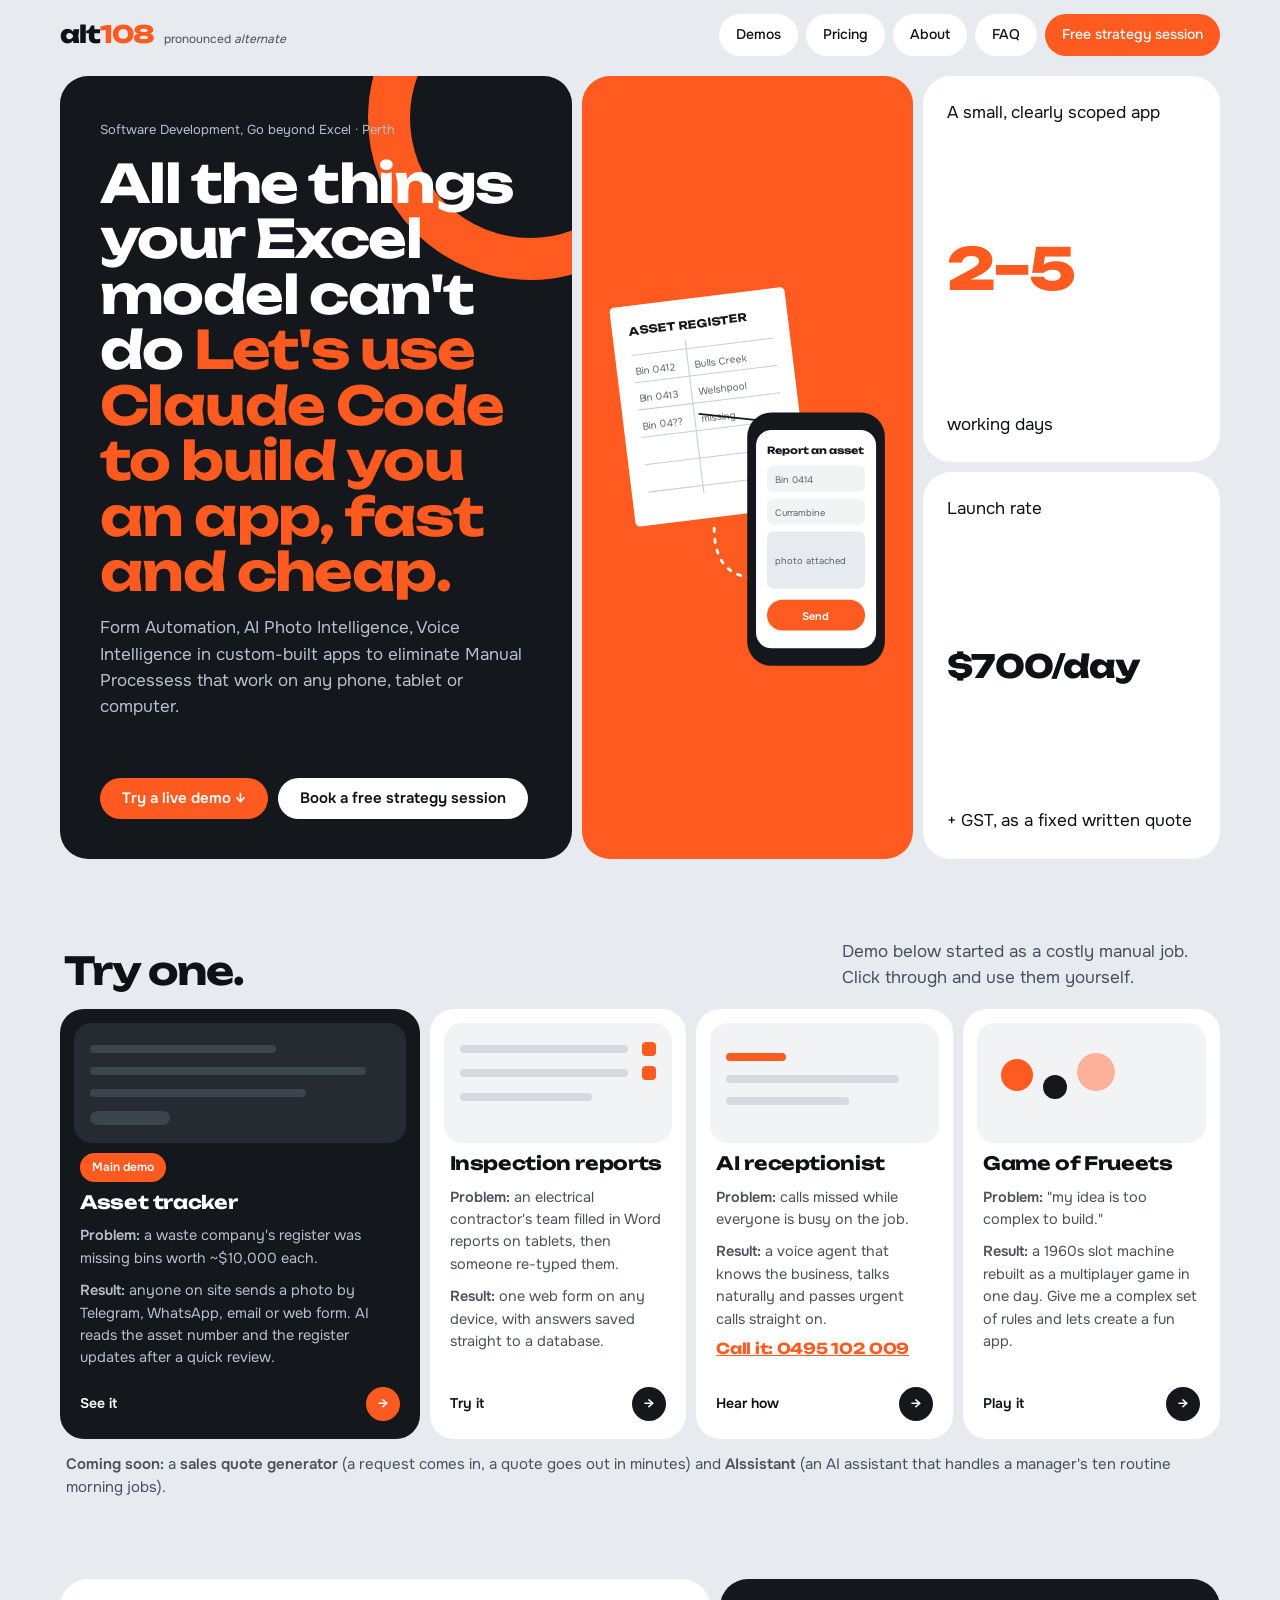
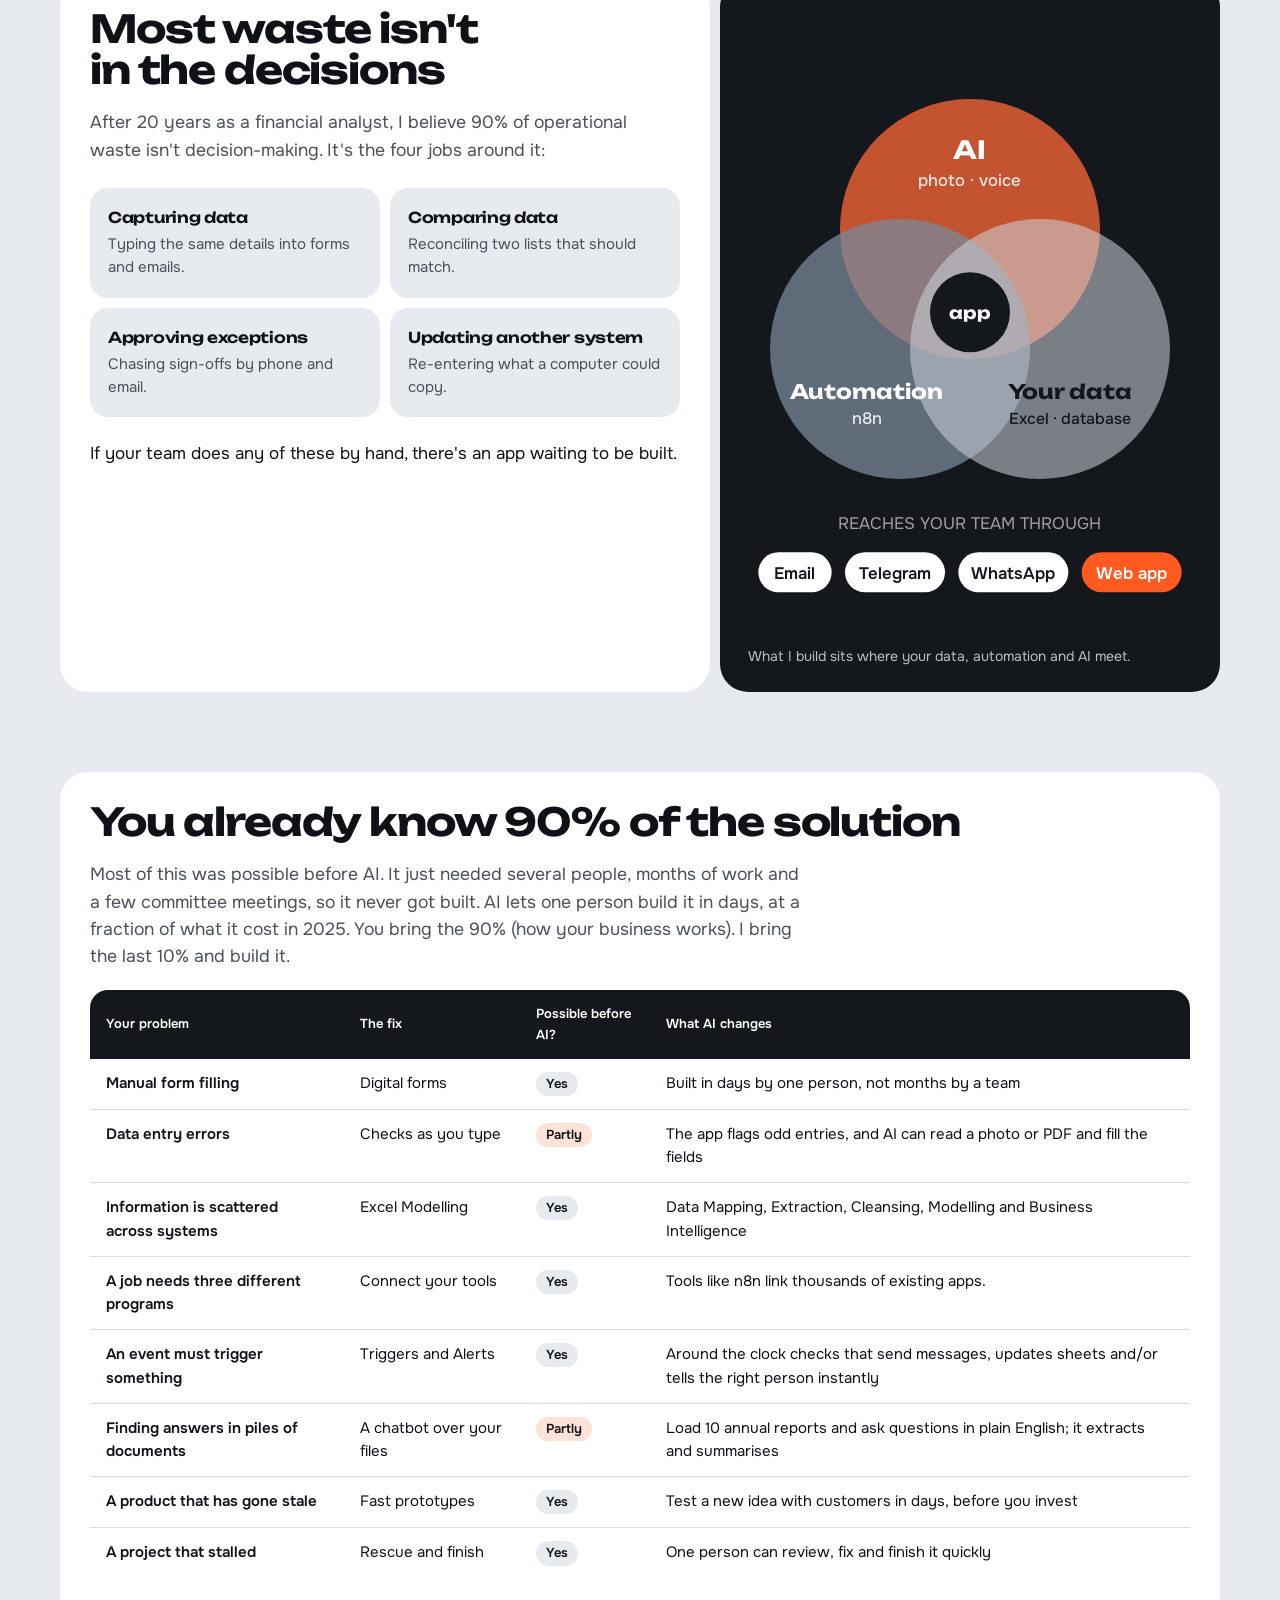
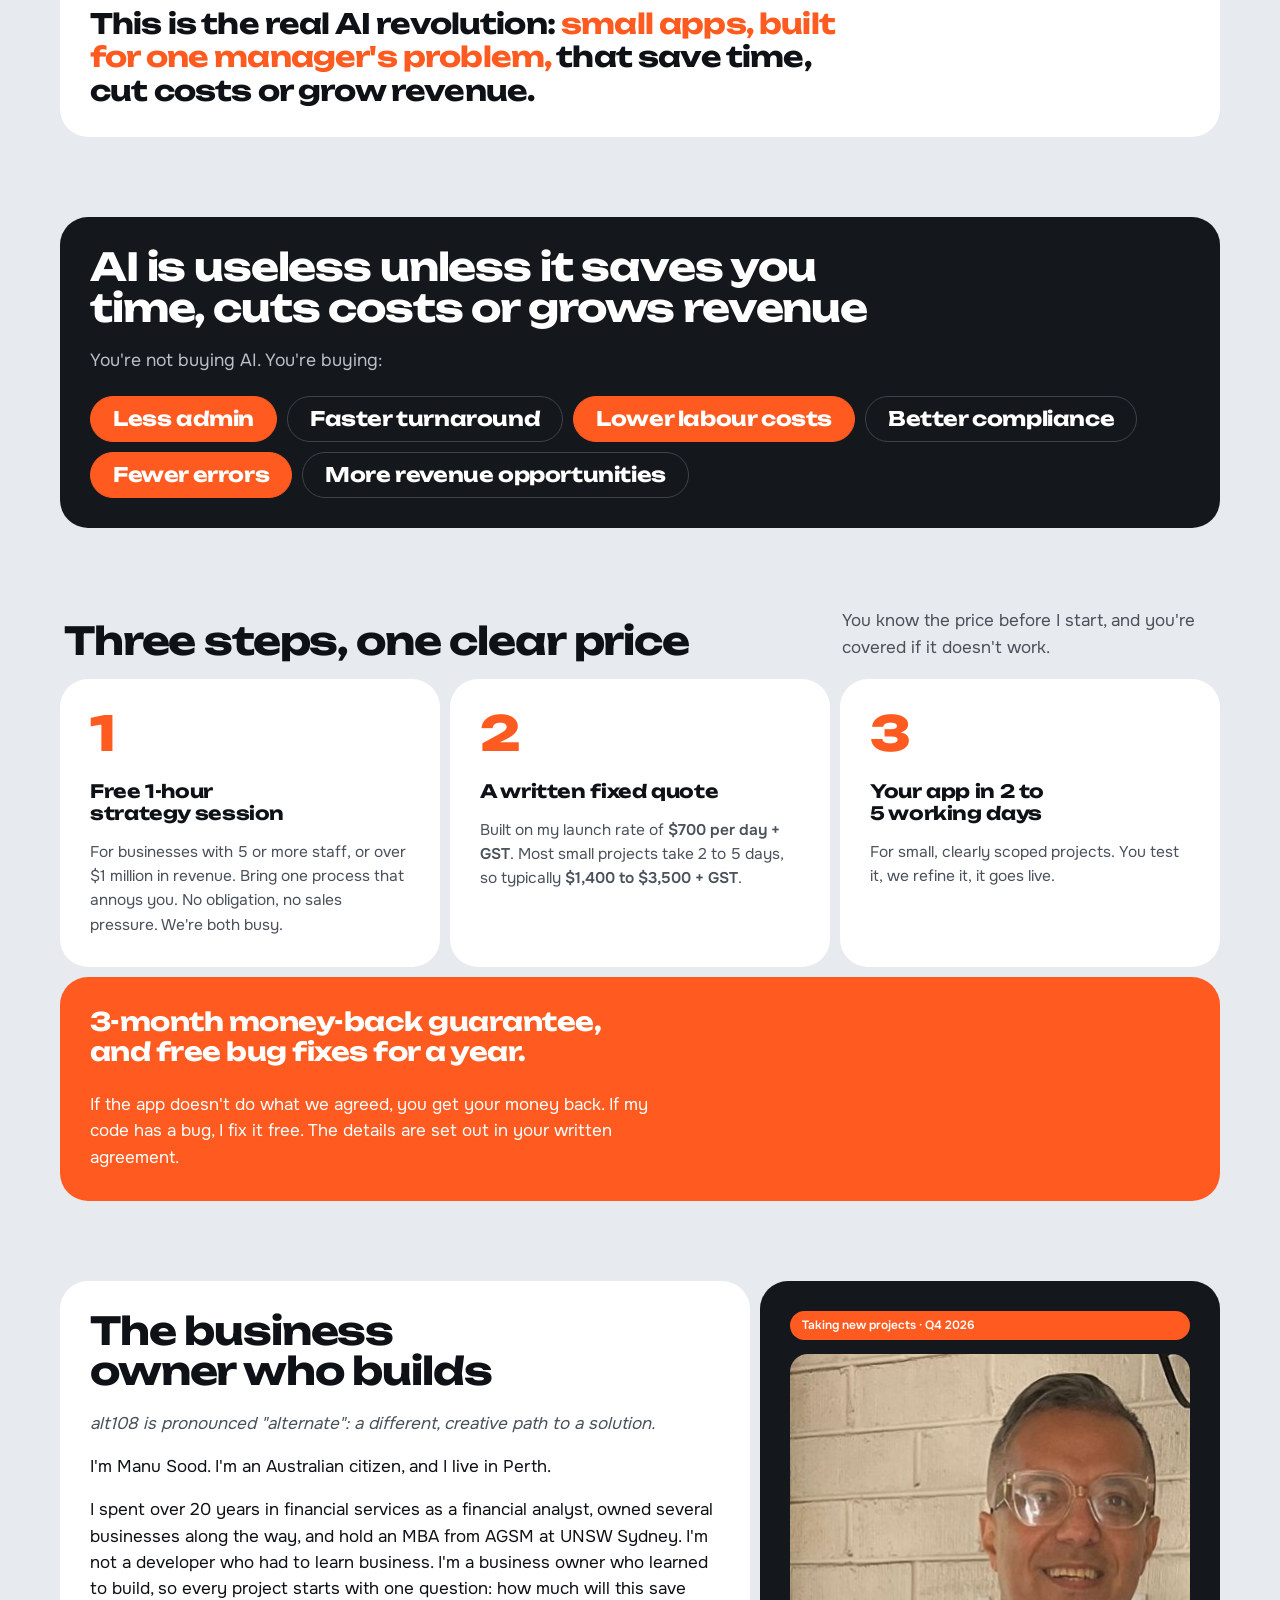
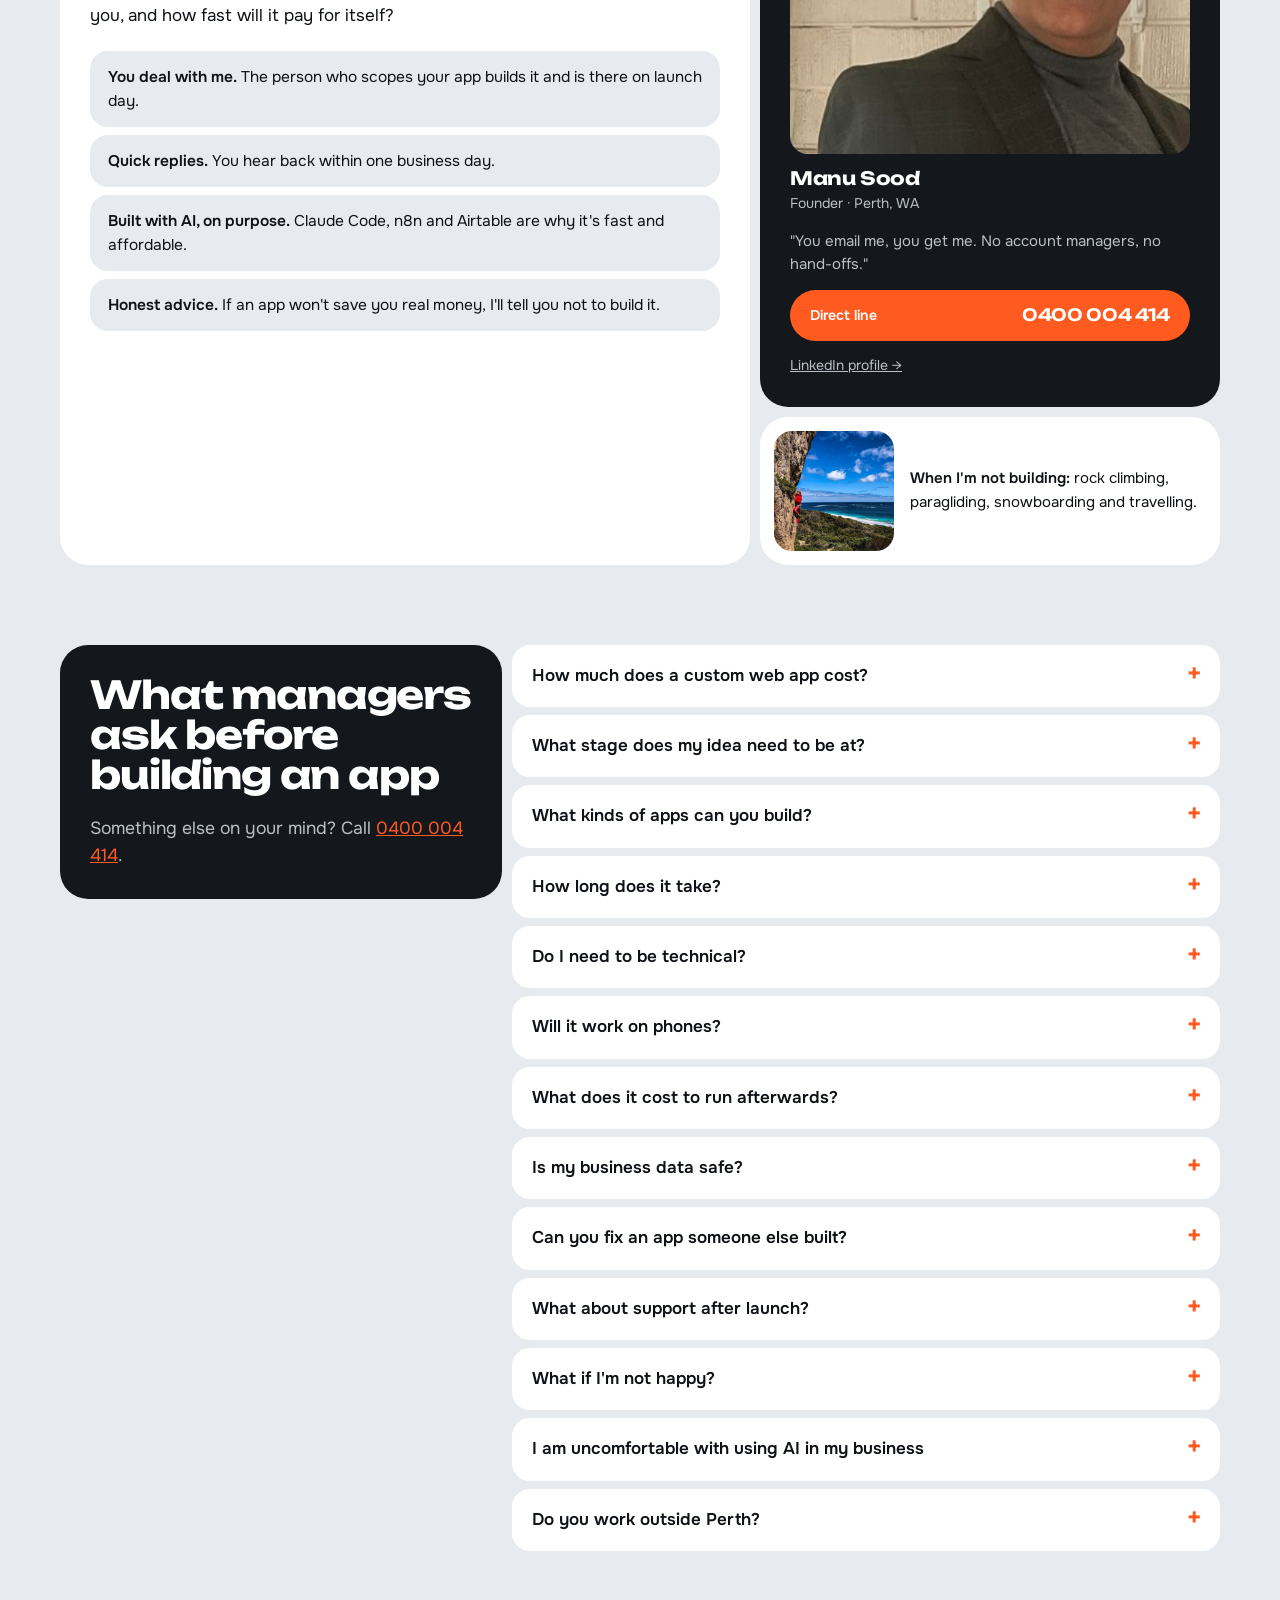
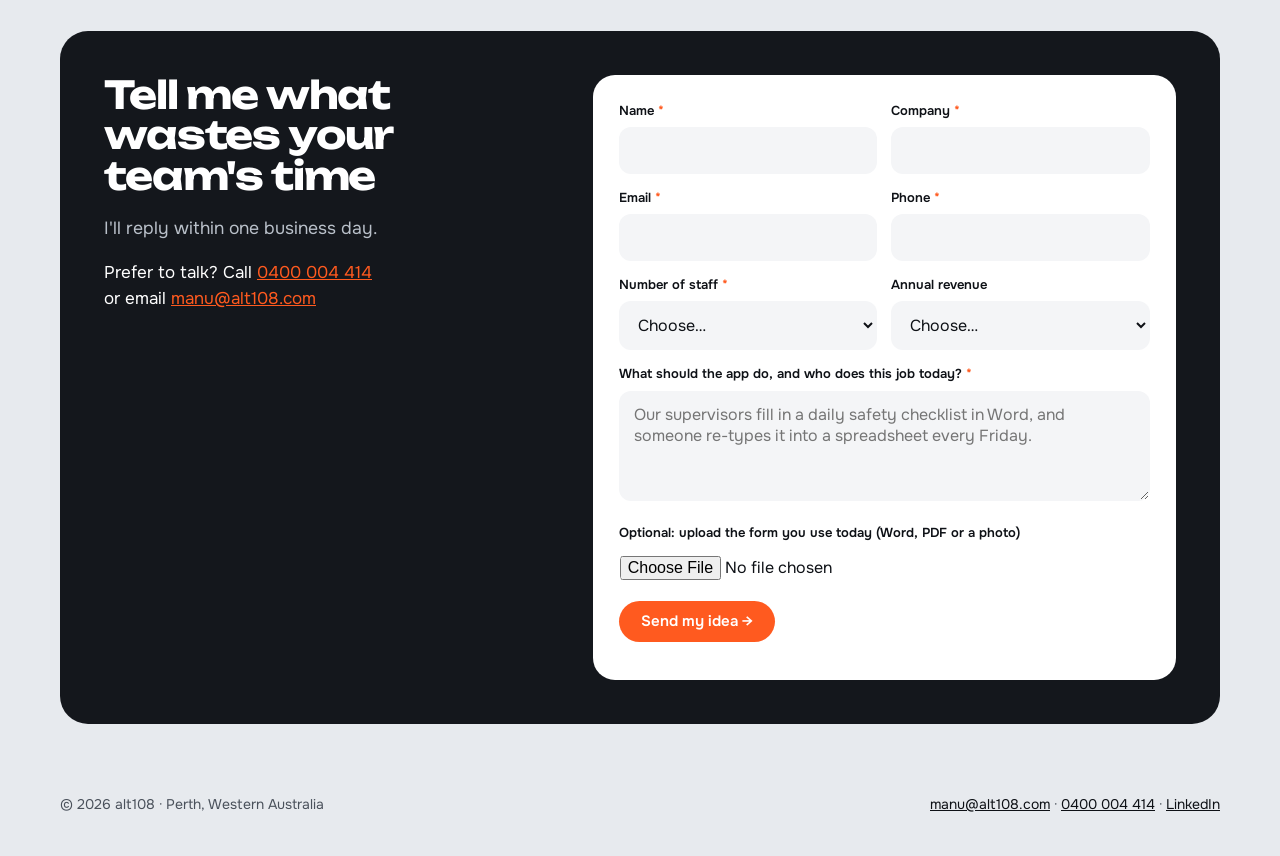
<file: index.html>
<!DOCTYPE html>
<html lang="en-AU">
<head>
  <meta charset="UTF-8">
  <meta name="viewport" content="width=device-width, initial-scale=1">

  <!-- The title shows in the browser tab and in Google results -->
  <title>alt108 | Small business apps, built in days · Perth</title>
  <!-- The description is the short text Google shows under the title -->
  <meta name="description" content="Turn manual forms and processes into simple web apps in days. Free strategy session for Perth and WA businesses. Launch rate $700/day + GST, fixed quote.">

  <!-- Social preview: what WhatsApp, iMessage, LinkedIn, Facebook etc. show when the link is shared.
       The image must be a full web address (https://...), not a relative path. -->
  <meta property="og:type" content="website">
  <meta property="og:site_name" content="alt108">
  <meta property="og:url" content="https://www.alt108.com/">
  <meta property="og:title" content="alt108 | Small business apps, built in days">
  <meta property="og:description" content="Turn manual forms and processes into simple web apps in days. Free strategy session for Perth and WA businesses.">
  <meta property="og:image" content="https://www.alt108.com/images/social-preview.png">
  <meta property="og:image:width" content="1200">
  <meta property="og:image:height" content="630">
  <meta property="og:image:alt" content="alt108 logo: Small business apps, built in days">
  <meta name="twitter:card" content="summary_large_image">
  <meta name="twitter:image" content="https://www.alt108.com/images/social-preview.png">

  <link rel="icon" href="images/favicon.svg">
  <!-- Fonts from Google: Unbounded for headings, Onest for text -->
  <link href="https://fonts.googleapis.com/css2?family=Onest:wght@400;500;600;700&family=Unbounded:wght@600;700;800&display=swap" rel="stylesheet">
  <!-- All the styling lives in this one file -->
  <link rel="stylesheet" href="css/style.css">
</head>
<body>

<!-- =================================================================
     HEADER AND MENU
     Each menu link jumps to a section further down this page.
     The part after # must match the id="" of that section.
     ================================================================= -->
<header class="site-header">
  <div class="wrap">
    <div class="brand"><a class="logo" href="/">alt<span>108</span></a><small>pronounced <i>alternate</i></small></div>
    <button class="menu-toggle" aria-label="Open menu" aria-expanded="false">Menu</button>
    <nav class="menu">
      <a href="#demos">Demos</a>
      <a href="#pricing">Pricing</a>
      <a href="#about">About</a>
      <a href="#faq">FAQ</a>
      <a class="btn-orange" href="#contact">Free strategy session</a>
    </nav>
  </div>
</header>


<main>

<!-- =================================================================
     1. HERO (the first thing people see)
     Four tiles: the headline (dark), the picture, and two number tiles.
     ================================================================= -->
<section class="hero">
  <div class="wrap hero-grid">

    <!-- Headline tile -->
    <div class="tile dark hero-main">
      <div>
        <small> Software Development, Go beyond Excel · Perth</small>
        <h1>All the things your Excel model can't do  <span class="hl"> Let's use Claude Code to build you an app, fast and cheap.</span></h1>
        <p>
          Form Automation, AI Photo Intelligence, Voice Intelligence in custom-built apps to eliminate Manual Processess that work on any phone, tablet or computer.
        </p>
      </div>
      <div class="btn-row">
        <a class="btn btn-orange" href="#demos">Try a live demo ↓</a>
        <a class="btn btn-white" href="#contact">Book a free strategy session</a>
      </div>
    </div>

    <!-- Picture tile: "Paper to app". It's a drawing made of code (SVG). To change a word, find it
         between <text ...> and </text> and type over it. -->
    <div class="tile orange flush hero-picture">
      <svg viewBox="0 0 300 400" preserveAspectRatio="xMidYMid meet" role="img" aria-label="Asset register updated by sending photo of a missing asset">
        <!-- the paper form, tilted -->
        <g transform="rotate(-7 115 135)">
          <rect x="35" y="45" width="160" height="200" rx="4" fill="#fff"/>
          <text x="50" y="72" font-family="Unbounded, sans-serif" font-weight="700" font-size="10" fill="#14171C">ASSET REGISTER</text>
          <g stroke="#C9CFD6" stroke-width="1"><path d="M50 90 H180"/><path d="M50 115 H180"/><path d="M50 140 H180"/><path d="M50 165 H180"/><path d="M50 190 H180"/><path d="M50 215 H180"/><path d="M100 82 V222"/></g>
          <g font-family="Onest, sans-serif" font-size="9" fill="#5A6470">
            <text x="52" y="108">Bin 0412</text><text x="52" y="133">Bin 0413</text><text x="52" y="158">Bin 04??</text>
            <text x="106" y="108">Bulls Creek</text><text x="106" y="133">Welshpool</text><text x="106" y="158">missing</text>
          </g>
          <path d="M104 150 l60 14" stroke="#14171C" stroke-width="1.5"/>
        </g>
        <!-- dotted arrow from paper to phone -->
        <path d="M120 255 C 120 300, 150 300, 160 300" fill="none" stroke="#fff" stroke-width="2.5" stroke-dasharray="3 7" stroke-linecap="round"/>
        <!-- the phone -->
        <rect x="150" y="150" width="125" height="230" rx="22" fill="#14171C"/>
        <rect x="158" y="166" width="109" height="198" rx="14" fill="#fff"/>
        <text x="168" y="188" font-family="Unbounded, sans-serif" font-weight="700" font-size="9" fill="#14171C">Report an asset</text>
        <g font-family="Onest, sans-serif" font-size="8.5" fill="#5A6470">
          <rect x="168" y="198" width="89" height="24" rx="6" fill="#F1F3F5"/><text x="175" y="214">Bin 0414</text>
          <rect x="168" y="228" width="89" height="24" rx="6" fill="#F1F3F5"/><text x="175" y="244">Currambine</text>
          <rect x="168" y="258" width="89" height="52" rx="6" fill="#E7EAEE"/><text x="175" y="288">photo attached</text>
        </g>
        <rect x="168" y="320" width="89" height="28" rx="14" fill="#FF5A1F"/>
        <text x="212" y="338" font-family="Onest, sans-serif" font-weight="600" font-size="10" fill="#fff" text-anchor="middle">Send</text>
      </svg>
    </div>

    <!-- Number tiles -->
    <div class="tile stat">
      <span>A small, clearly scoped app</span>
      <span class="big-number">2–5</span>
      <span>working days</span>
    </div>
    <div class="tile stat">
      <span>Launch rate</span>
      <span class="price">$700/day</span>
      <span>+ GST, as a fixed written quote</span>
    </div>

  </div>
</section>


<!-- =================================================================
     2. DEMOS
     Each demo is one <article class="demo-card"> box.
     The first card is dark and wider: that's the main demo.
     To add a demo: copy a whole <article> ... </article> block,
     paste it below the others and change the words and the link.
     ================================================================= -->
<section id="demos">
  <div class="wrap">
    <div class="section-head">
      <h2>Try one.</h2>
      <p>Demo below started as a costly manual job. Click through and use them yourself.</p>
    </div>

    <div class="demo-grid">

      <!-- Demo card: Asset tracker (MAIN DEMO) -->
      <article class="tile dark demo-card">
        <div class="screen" aria-hidden="true">
          <i style="top:22px;left:16px;right:130px"></i><i style="top:44px;left:16px;right:40px"></i>
          <i style="top:66px;left:16px;right:100px"></i><i class="o" style="top:88px;left:16px;width:80px;height:14px;border-radius:999px"></i>
        </div>
        <span class="chip">Main demo</span>
        <h3>Asset tracker</h3>
        <p><b>Problem:</b> a waste company's register was missing bins worth ~$10,000 each.</p>
        <p><b>Result:</b> anyone on site sends a photo by Telegram, WhatsApp, email or web form. AI reads the asset number and the register updates after a quick review.</p>
        <a class="go" href="assettracker/">See it <i>→</i></a>
      </article>

      <!-- Demo card: Inspection reports -->
      <article class="tile demo-card">
        <div class="screen" aria-hidden="true">
          <i style="top:22px;left:16px;right:44px"></i><i class="o" style="top:19px;right:16px;width:14px;height:14px"></i>
          <i style="top:46px;left:16px;right:44px"></i><i class="o" style="top:43px;right:16px;width:14px;height:14px"></i>
          <i style="top:70px;left:16px;right:80px"></i>
        </div>
        <h3>Inspection reports</h3>
        <p><b>Problem:</b> an electrical contractor's team filled in Word reports on tablets, then someone re-typed them.</p>
        <p><b>Result:</b> one web form on any device, with answers saved straight to a database.</p>
        <a class="go" href="inspector/">Try it <i>→</i></a>
      </article>

      <!-- Demo card: AI receptionist.
           To change the number, edit both the tel: link (+61 format,
           no spaces or leading 0) and the words you can see. -->
      <article class="tile demo-card">
        <div class="screen" aria-hidden="true">
          <i class="o" style="top:30px;left:16px;width:60px"></i><i style="top:52px;left:16px;right:40px"></i><i style="top:74px;left:16px;right:90px"></i>
        </div>
        <h3>AI receptionist</h3>
        <p><b>Problem:</b> calls missed while everyone is busy on the job.</p>
        <p><b>Result:</b> a voice agent that knows the business, talks naturally and passes urgent calls straight on.</p>
        <a class="call" href="tel:+61495102009">Call it: 0495 102 009</a>
        <a class="go" href="receptionist/">Hear how <i>→</i></a>
      </article>

      <!-- Demo card: Game of Frueets.
           The game itself lives at alt108.com/frueets/, so its info page
           is in the "frueets-info" folder. -->
      <article class="tile demo-card">
        <div class="screen" aria-hidden="true">
          <i class="o" style="top:36px;left:24px;width:32px;height:32px;border-radius:50%"></i>
          <i style="top:52px;left:66px;width:24px;height:24px;border-radius:50%;background:#14171C"></i>
          <i style="top:30px;left:100px;width:38px;height:38px;border-radius:50%;background:#FFB199"></i>
        </div>
        <h3>Game of Frueets</h3>
        <p><b>Problem:</b> "my idea is too complex to build."</p>
        <p><b>Result:</b> a 1960s slot machine rebuilt as a multiplayer game in one day. Give me a complex set of rules and lets create a fun app.</p>
        <a class="go" href="frueets-info/">Play it <i>→</i></a>
      </article>

    </div>

    <p class="coming-soon">
      <b>Coming soon:</b> a <b>sales quote generator</b> (a request comes in, a quote goes out in minutes)
      and <b>AIssistant</b> (an AI assistant that handles a manager's ten routine morning jobs).
    </p>
  </div>
</section>


<!-- =================================================================
     3. THE REAL PROBLEM
     Left: the four jobs. Right: the three-circles picture.
     ================================================================= -->
<section>
  <div class="wrap problem-grid">

    <div class="tile">
      <h2>Most waste isn't in the decisions</h2>
      <p class="lead">After 20 years as a financial analyst, I believe 90% of operational waste isn't decision-making. It's the four jobs around it:</p>
      <ul class="four">
        <li><b>Capturing data</b>Typing the same details into forms and emails.</li>
        <li><b>Comparing data</b>Reconciling two lists that should match.</li>
        <li><b>Approving exceptions</b>Chasing sign-offs by phone and email.</li>
        <li><b>Updating another system</b>Re-entering what a computer could copy.</li>
      </ul>
      <p>If your team does any of these by hand, there's an app waiting to be built.</p>
    </div>

    <!-- Picture tile: three circles. Change words between <text> tags. -->
    <figure class="tile dark flush picture-tile" style="margin:0">
      <svg viewBox="0 0 300 400" preserveAspectRatio="xMidYMid meet" role="img" aria-label="Venn diagram: AI, automation and your data overlap, with your app in the middle">
        <g style="mix-blend-mode:screen">
          <circle cx="150" cy="150" r="78" fill="#FF5A1F" opacity=".75"/>
          <circle cx="108" cy="222" r="78" fill="#6F7B8B" opacity=".75"/>
          <circle cx="192" cy="222" r="78" fill="#C9CFD6" opacity=".55"/>
        </g>
        <g font-family="Unbounded, sans-serif" font-weight="700" text-anchor="middle">
          <text x="150" y="108" fill="#fff" font-size="15">AI</text>
          <text x="88" y="252" fill="#fff" font-size="12">Automation</text>
          <text x="210" y="252" fill="#14171C" font-size="12">Your data</text>
        </g>
        <g font-family="Onest, sans-serif" font-weight="500" text-anchor="middle">
          <text x="150" y="124" fill="#fff" font-size="10" opacity=".85">photo · voice</text>
          <text x="88" y="267" fill="#fff" font-size="10" opacity=".85">n8n</text>
          <text x="210" y="267" fill="#14171C" font-size="9.5">Excel · database</text>
        </g>
        <circle cx="150" cy="200" r="24" fill="#14171C"/>
        <text x="150" y="204" font-family="Unbounded, sans-serif" font-weight="700" fill="#fff" font-size="10" text-anchor="middle">app</text>
        <text x="150" y="330" font-family="Onest, sans-serif" fill="#fff" font-size="10" text-anchor="middle" opacity=".6">REACHES YOUR TEAM THROUGH</text>
        <g font-family="Onest, sans-serif" font-weight="600" font-size="10" text-anchor="middle">
          <rect x="23" y="344" width="44" height="24" rx="12" fill="#fff"/><text x="45" y="360" fill="#14171C">Email</text>
          <rect x="75" y="344" width="60" height="24" rx="12" fill="#fff"/><text x="105" y="360" fill="#14171C">Telegram</text>
          <rect x="143" y="344" width="66" height="24" rx="12" fill="#fff"/><text x="176" y="360" fill="#14171C">WhatsApp</text>
          <rect x="217" y="344" width="60" height="24" rx="12" fill="#FF5A1F"/><text x="247" y="360" fill="#fff">Web app</text>
        </g>
      </svg>
      <figcaption>What I build sits where your data, automation and AI meet.</figcaption>
    </figure>

  </div>
</section>


<!-- =================================================================
     4. WHAT AI ACTUALLY CHANGES (your table)
     Each <tr> is one row. Copy a row to add another.
     <span class="yes"> and <span class="partly"> make the little pills.
     ================================================================= -->
<section>
  <div class="wrap">
    <div class="tile">
      <h2>You already know 90% of the solution</h2>
      <p class="lead">
        Most of this was possible before AI. It just needed several people, months of work and a few committee meetings, so it never got built. AI lets one person build it in days, at a fraction of what it cost in 2025. You bring the 90% (how your business works). I bring the last 10% and build it.
      </p>

      <div class="table-scroll">
        <table class="ai-table">
          <thead>
            <tr><th>Your problem</th><th>The fix</th><th>Possible before AI?</th><th>What AI changes</th></tr>
          </thead>
          <tbody>
            <tr><td>Manual form filling</td><td>Digital forms</td><td><span class="yes">Yes</span></td><td>Built in days by one person, not months by a team</td></tr>
            <tr><td>Data entry errors</td><td>Checks as you type</td><td><span class="partly">Partly</span></td><td>The app flags odd entries, and AI can read a photo or PDF and fill the fields</td></tr>
            <tr><td>Information is scattered across systems</td><td>Excel Modelling</td><td><span class="yes">Yes</span></td><td>Data Mapping, Extraction, Cleansing, Modelling and Business Intelligence</td></tr>
            <tr><td>A job needs three different programs</td><td>Connect your tools</td><td><span class="yes">Yes</span></td><td>Tools like n8n link thousands of existing apps.</td></tr>
            <tr><td>An event must trigger something</td><td>Triggers and Alerts</td><td><span class="yes">Yes</span></td><td>Around the clock checks that send messages, updates sheets and/or tells the right person instantly</td></tr>
            <tr><td>Finding answers in piles of documents</td><td>A chatbot over your files</td><td><span class="partly">Partly</span></td><td>Load 10 annual reports and ask questions in plain English; it extracts and summarises</td></tr>
            <tr><td>A product that has gone stale</td><td>Fast prototypes</td><td><span class="yes">Yes</span></td><td>Test a new idea with customers in days, before you invest</td></tr>
            <tr><td>A project that stalled</td><td>Rescue and finish</td><td><span class="yes">Yes</span></td><td>One person can review, fix and finish it quickly</td></tr>
          </tbody>
        </table>
      </div>

      <p class="pullquote">This is the real AI revolution: <span class="hl">small apps, built for one manager's problem,</span> that save time, cut costs or grow revenue.</p>
    </div>
  </div>
</section>


<!-- =================================================================
     5. WHAT YOU ACTUALLY GET
     Every second pill is orange automatically (set in the CSS).
     ================================================================= -->
<section>
  <div class="wrap">
    <div class="tile dark">
      <h2>AI is useless unless it saves you time, cuts costs or grows revenue</h2>
      <p class="lead">You're not buying AI. You're buying:</p>
      <ul class="outcomes">
        <li>Less admin</li>
        <li>Faster turnaround</li>
        <li>Lower labour costs</li>
        <li>Better compliance</li>
        <li>Fewer errors</li>
        <li>More revenue opportunities</li>
      </ul>
    </div>
  </div>
</section>


<!-- =================================================================
     6. PRICING
     Three step tiles, then the guarantee tile across the full width.
     ================================================================= -->
<section id="pricing">
  <div class="wrap">
    <div class="section-head">
      <h2>Three steps, one clear price</h2>
      <p>You know the price before I start, and you're covered if it doesn't work.</p>
    </div>

    <div class="steps">
      <div class="tile step">
        <span class="num">1</span>
        <h3>Free 1-hour strategy session</h3>
        <p>For businesses with 5 or more staff, or over $1 million in revenue. Bring one process that annoys you. No obligation, no sales pressure. We're both busy.</p>
      </div>
      <div class="tile step">
        <span class="num">2</span>
        <h3>A written fixed quote</h3>
        <p>Built on my launch rate of <b>$700 per day + GST</b>. Most small projects take 2 to 5 days, so typically <b>$1,400 to $3,500 + GST</b>.</p>
      </div>
      <div class="tile step">
        <span class="num">3</span>
        <h3>Your app in 2 to 5 working days</h3>
        <p>For small, clearly scoped projects. You test it, we refine it, it goes live.</p>
      </div>

      <!-- Guarantee tile -->
      <div class="tile orange guarantee">
        <h3>3-month money-back guarantee, and free bug fixes for a year.</h3>
        <p>If the app doesn't do what we agreed, you get your money back. If my code has a bug, I fix it free. The details are set out in your written agreement.</p>
      </div>
    </div>
  </div>
</section>


<!-- =================================================================
     7. ABOUT
     To swap a photo: put the new picture in the "images" folder and
     change the file name in src="images/...". Keep alt="" describing it.
     ================================================================= -->
<section id="about">
  <div class="wrap about-grid">

    <div class="tile about-text">
      <h2>The business owner who builds</h2>
      <p class="pronounce">alt108 is pronounced "alternate": a different, creative path to a solution.</p>

      <p>I'm Manu Sood. I'm an Australian citizen, and I live in Perth.</p>
      <p>
        I spent over 20 years in financial services as a financial analyst, owned several businesses along the way, and hold an MBA from AGSM at UNSW Sydney. I'm not a developer who had to learn business. I'm a business owner who learned to build, so every project starts with one question:
        how much will this save you, and how fast will it pay for itself?
      </p>

      <ul class="promise-list">
        <li><b>You deal with me.</b> The person who scopes your app builds it and is there on launch day.</li>
        <li><b>Quick replies.</b> You hear back within one business day.</li>
        <li><b>Built with AI, on purpose.</b> Claude Code, n8n and Airtable are why it's fast and affordable.</li>
        <li><b>Honest advice.</b> If an app won't save you real money, I'll tell you not to build it.</li>
      </ul>
    </div>

    <!-- Founder tile -->
    <aside class="tile dark founder">
      <span class="chip">Taking new projects · Q4 2026</span>
      <img src="images/manu-suit.jpg" alt="Manu Sood">
      <div>
        <h3 style="margin:0">Manu Sood</h3>
        <span style="color:var(--soft-on-dark);font-size:14px">Founder · Perth, WA</span>
      </div>
      <p class="quote">"You email me, you get me. No account managers, no hand-offs."</p>
      <a class="direct" href="tel:+61400004414"><small>Direct line</small><strong>0400 004 414</strong></a>
      <a href="https://www.linkedin.com/in/manusood" style="font-size:14px;color:var(--soft-on-dark)">LinkedIn profile →</a>
    </aside>

    <!-- Hobby tile -->
    <div class="tile hobby">
      <img src="images/manu-climbing.jpg" alt="Manu rock climbing on a sea cliff in Western Australia">
      <p><b>When I'm not building:</b> rock climbing, paragliding, snowboarding and travelling.</p>
    </div>

  </div>
</section>


<!-- =================================================================
     8. TESTIMONIALS (switched off for now)
     When your quotes arrive, open snippets/testimonials.html,
     copy its section, and paste it right here.
     ================================================================= -->


<!-- =================================================================
     9. FAQ
     Each question is one <details> block: <summary> is the question,
     <p> is the answer. Copy a block to add a question.
     ================================================================= -->
<section id="faq">
  <div class="wrap faq-grid">

    <div class="tile dark">
      <h2>What managers ask before building an app</h2>
      <p class="lead">Something else on your mind? Call <a href="tel:+61400004414" style="color:var(--orange)">0400 004 414</a>.</p>
    </div>

    <div class="faq">
      <details>
        <summary>How much does a custom web app cost?</summary>
        <p>My launch rate is $700 per day + GST. Small projects take 2 to 5 working days, so usually $1,400 to $3,500 + GST, fixed in writing before work starts.</p>
      </details>
      <details>
        <summary>What stage does my idea need to be at?</summary>
        <p>An idea in your head is enough. Turning a rough idea into a working app is exactly what I do.</p>
      </details>
      <details>
        <summary>What kinds of apps can you build?</summary>
        <p>From Advanced Excel Models, to custom built software. The common theme is to remove manual steps that are costly and prone to error.</p>
      </details>
      <details>
        <summary>How long does it take?</summary>
        <p>Small, clearly scoped projects typically take 2 to 5 working days. Larger builds are quoted on scope.</p>
      </details>
      <details>
        <summary>Do I need to be technical?</summary>
        <p>No. I'll explain everything in plain English.</p>
      </details>
      <details>
        <summary>Will it work on phones?</summary>
        <p>Yes. It runs in any web browser on a phone, tablet or computer, with nothing to install.</p>
      </details>
      <details>
        <summary>What does it cost to run afterwards?</summary>
        <p>It depends on the tools and complexity. I provide user and technical manuals, so simple apps you can maintain on your own. Your quote shows estimated monthly running costs before you commit.</p>
      </details>
      <details>
        <summary>Is my business data safe?</summary>
        <p>We agree upfront what data the app handles and where it's stored, and I build to that.</p>
      </details>
      <details>
        <summary>Can you fix an app someone else built?</summary>
        <p>Yes. I'll review it and tell you honestly whether to fix or rebuild.</p>
      </details>
      <details>
        <summary>What about support after launch?</summary>
        <p>We agree support that suits your app before it goes live.</p>
      </details>
      <details>
        <summary>What if I'm not happy?</summary>
        <p>You're covered by a 3-month money-back guarantee, and I fix bugs in my code free for a year. We agree the details in writing before work starts.</p>
      </details>
      <details>
        <summary>I am uncomfortable with using AI in my business</summary>
        <p>Your fear is correct and is evidence based. AI is often wrong or breaks. The danger comes from using pure 'Vibe Coders' or starting with too complex a project. We suggest taking small steps. Contact us to discuss how our testing procedures and support.</p>
      </details>
      <details>
        <summary>Do you work outside Perth?</summary>
        <p>Yes, can travel. We are based in Perth and have the option to base in Sydney.</p>
      </details>
    </div>

  </div>
</section>


<!-- =================================================================
     10. CONTACT FORM
     The name="" of each field is what you'll see in the enquiry.
     Sending is handled in js/main.js (see FORM_WEBHOOK there).
     ================================================================= -->
<section id="contact">
  <div class="wrap">
    <div class="tile dark contact-grid">

      <div>
        <h2>Tell me what wastes your team's time</h2>
        <p class="lead">I'll reply within one business day.</p>
        <p>Prefer to talk? Call <a href="tel:+61400004414">0400 004 414</a><br>
           or email <a href="mailto:manu@alt108.com">manu@alt108.com</a></p>
      </div>

      <form id="enquiry-form" class="form-card">
        <div class="form-row">
          <div>
            <label for="f-name">Name <span class="req">*</span></label>
            <input id="f-name" name="Name" required>
          </div>
          <div>
            <label for="f-company">Company <span class="req">*</span></label>
            <input id="f-company" name="Company" required>
          </div>
          <div>
            <label for="f-email">Email <span class="req">*</span></label>
            <input id="f-email" name="Email" type="email" required>
          </div>
          <div>
            <label for="f-phone">Phone <span class="req">*</span></label>
            <input id="f-phone" name="Phone" type="tel" required>
          </div>
          <div>
            <label for="f-staff">Number of staff <span class="req">*</span></label>
            <select id="f-staff" name="Staff" required>
              <option value="">Choose…</option>
              <option>1–4</option><option>5–19</option><option>20–99</option><option>100+</option>
            </select>
          </div>
          <div>
            <label for="f-revenue">Annual revenue</label>
            <select id="f-revenue" name="Revenue">
              <option value="">Choose…</option>
              <option>Under $1M</option><option>$1M–$5M</option><option>$5M+</option><option>Prefer not to say</option>
            </select>
          </div>
        </div>

        <label for="f-idea">What should the app do, and who does this job today? <span class="req">*</span></label>
        <textarea id="f-idea" name="Idea" required
          placeholder="Our supervisors fill in a daily safety checklist in Word, and someone re-types it into a spreadsheet every Friday."></textarea>

        <label for="f-file">Optional: upload the form you use today (Word, PDF or a photo)</label>
        <input id="f-file" name="Attachment" type="file" accept=".doc,.docx,.pdf,.xls,.xlsx,image/*">

        <button class="btn btn-orange" type="submit">Send my idea →</button>
        <p id="form-status" class="form-status" role="status"></p>
      </form>

    </div>
  </div>
</section>

</main>


<!-- =================================================================
     FOOTER
     ================================================================= -->
<footer class="site-footer">
  <div class="wrap">
    <span>© <span class="year"></span> alt108 · Perth, Western Australia</span>
    <span>
      <a href="mailto:manu@alt108.com">manu@alt108.com</a> ·
      <a href="tel:+61400004414">0400 004 414</a> ·
      <a href="https://www.linkedin.com/in/manusood">LinkedIn</a>
    </span>
  </div>
</footer>

<script src="js/main.js"></script>
</body>
</html>
</file>
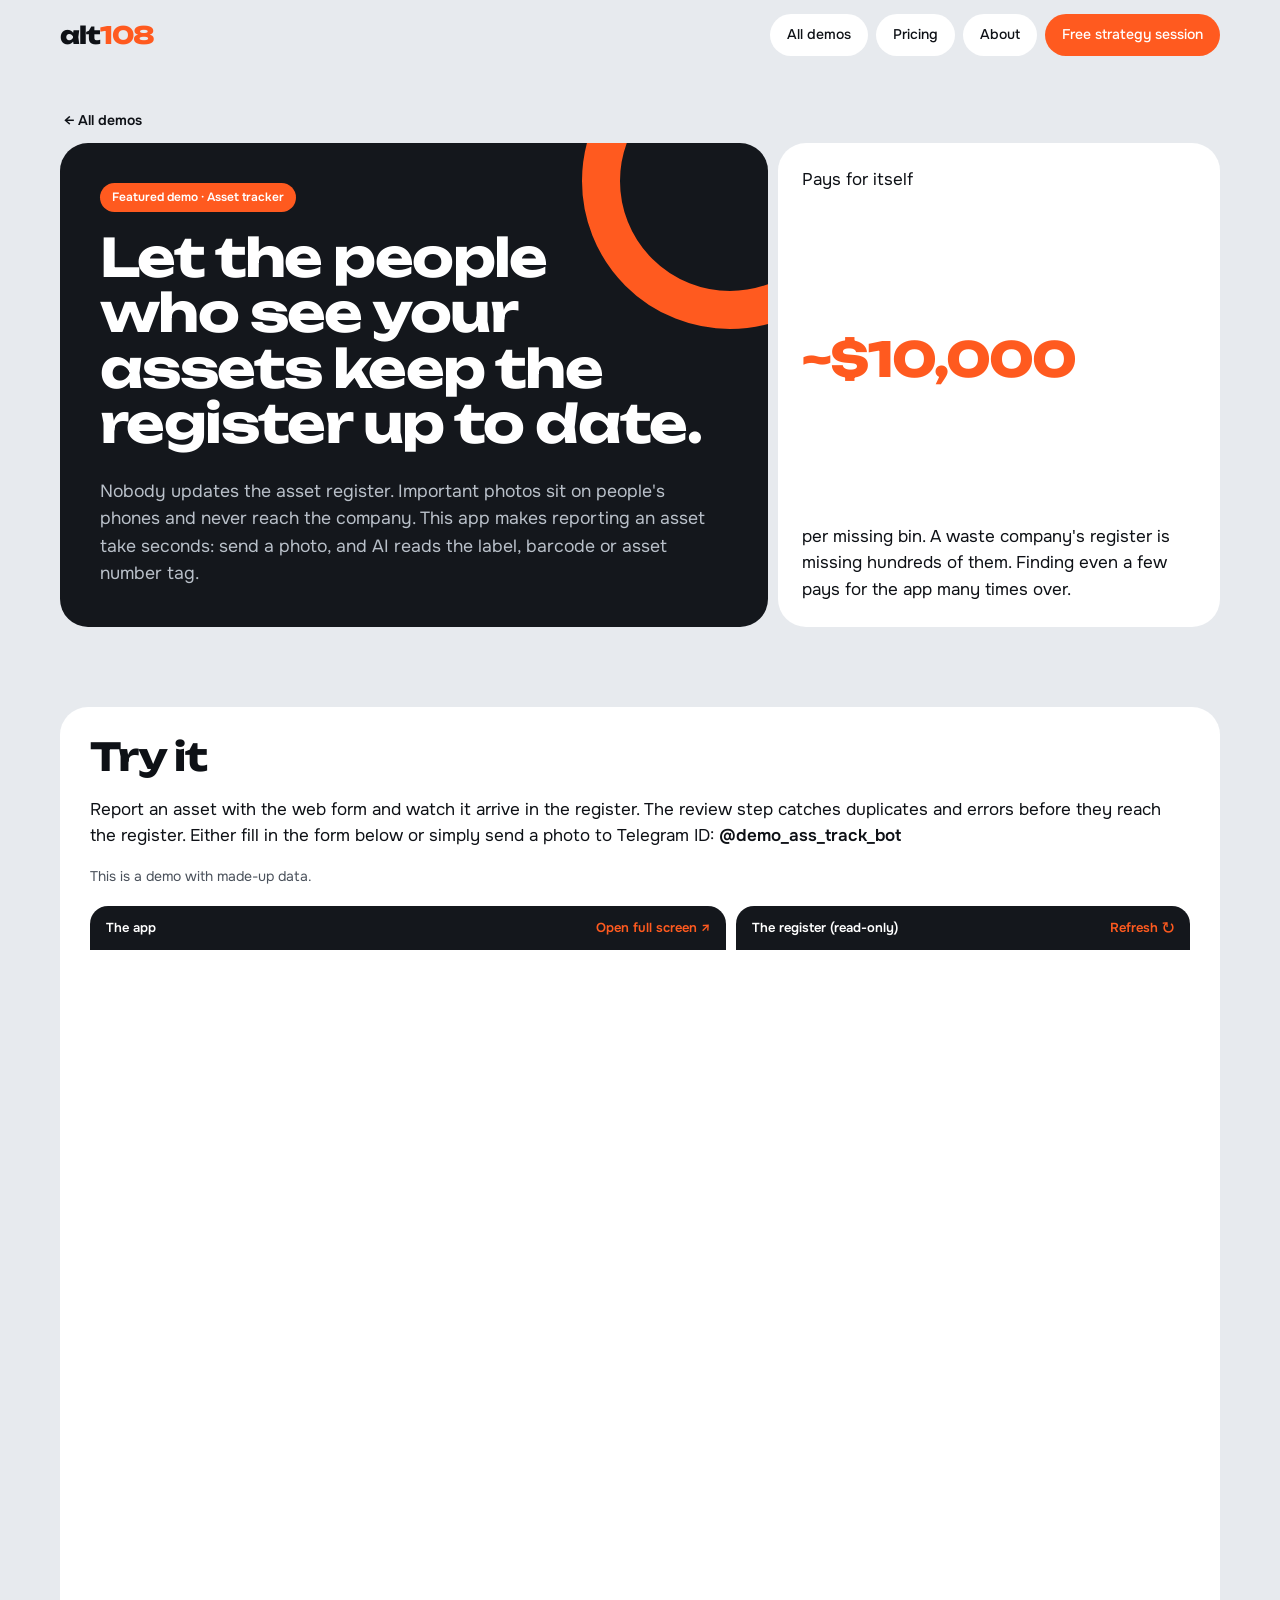
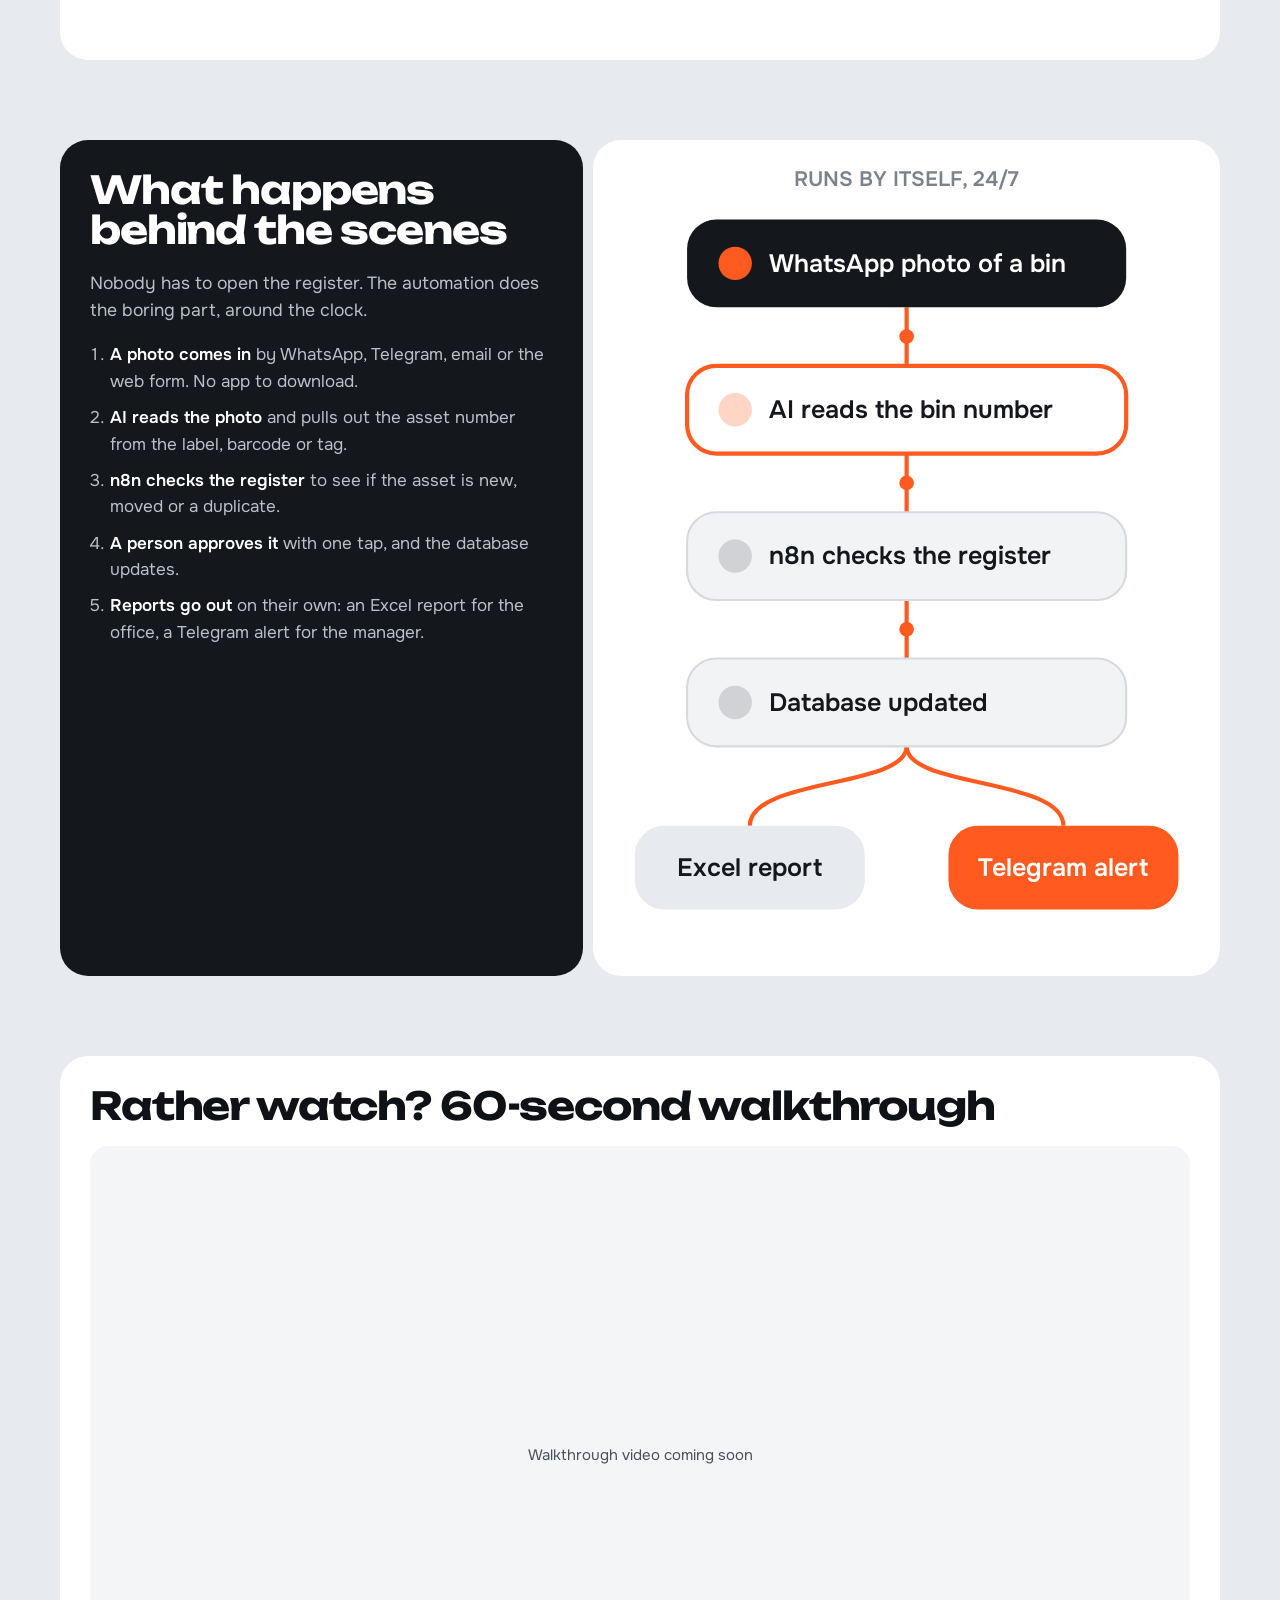
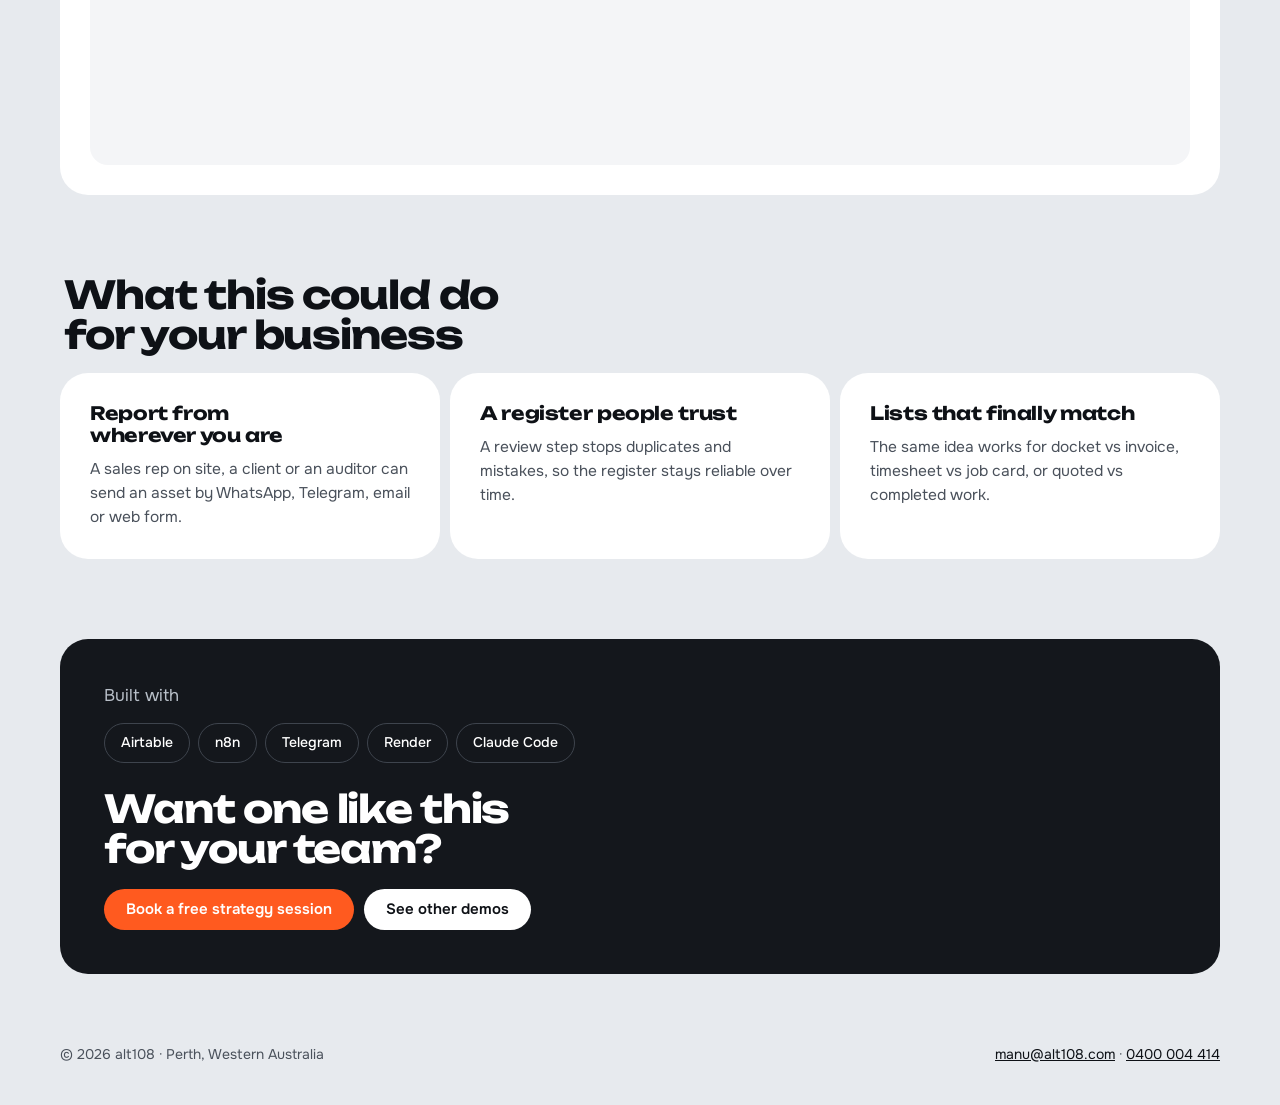
<file: assettracker/index.html>
<!DOCTYPE html>
<html lang="en-AU">
<head>
  <meta charset="UTF-8">
  <meta name="viewport" content="width=device-width, initial-scale=1">
  <title>Asset tracker demo · alt108</title>
  <meta name="description" content="Try a live asset tracker: send a photo of an asset by WhatsApp, Telegram, email or web form and watch the register update.">
  <!-- "../" means "go up one folder", because this page sits inside its own folder -->
  <link rel="icon" href="../images/favicon.svg">
  <link href="https://fonts.googleapis.com/css2?family=Onest:wght@400;500;600;700&family=Unbounded:wght@600;700;800&display=swap" rel="stylesheet">
  <link rel="stylesheet" href="../css/style.css">
</head>
<body>

<!-- HEADER: same as the main page, but links point back to it with ../ -->
<header class="site-header">
  <div class="wrap">
    <a class="logo" href="../">alt<span>108</span></a>
    <button class="menu-toggle" aria-label="Open menu" aria-expanded="false">Menu</button>
    <nav class="menu">
      <a href="../#demos">All demos</a>
      <a href="../#pricing">Pricing</a>
      <a href="../#about">About</a>
      <a class="btn-orange" href="../#contact">Free strategy session</a>
    </nav>
  </div>
</header>

<main>

<!-- =================================================================
     DEMO PAGE LAYOUT (the same blocks on every demo page)
       1. Title tile + number tile   2. Try it
       3. Walkthrough video          4. What it could do for you
       5. Built with + button
     ================================================================= -->

<!-- 1. TITLE TILE + NUMBER TILE -->
<section>
  <div class="wrap">
    <div class="crumb"><a href="../#demos">← All demos</a></div>
    <div class="demo-hero-grid">
      <div class="tile dark">
        <span class="chip">Featured demo · Asset tracker</span>
        <h1 style="margin-top:18px">Let the people who see your assets keep the register up to date.</h1>
        <p class="lead">
          Nobody updates the asset register. Important photos sit on people's phones and never reach
          the company. This app makes reporting an asset take seconds: send a photo, and AI reads the
          label, barcode or asset number tag.
        </p>
      </div>
      <div class="tile stat">
        <span>Pays for itself</span>
        <span class="big-number">~$10,000</span>
        <span>per missing bin. A waste company's register is missing hundreds of them. Finding even a few pays for the app many times over.</span>
      </div>
    </div>
  </div>
</section>

<!-- 2. TRY IT: the app on the left, the register on the right -->
<section>
  <div class="wrap">
    <div class="tile">
      <h2>Try it</h2>
      <p>Report an asset with the web form and watch it arrive in the register. The review step catches duplicates and errors before they reach the register. Either fill in the form below or simply send a photo to Telegram ID: <b>@demo_ass_track_bot</b></p>
      <p class="note">This is a demo with made-up data.</p>

      <div class="split">
        <div class="panel">
          <div class="panel-head">
            <span>The app</span>
            <a href="https://asset-tracker-4w67.onrender.com" target="_blank" rel="noopener">Open full screen ↗</a>
          </div>
          <!-- The app runs on Render. If this box ever shows blank, visitors can still use
               the "Open full screen" link above. Render's paid plan keeps it awake. -->
          <iframe src="https://asset-tracker-4w67.onrender.com" title="Asset tracker demo app"></iframe>
        </div>

        <div class="panel">
          <div class="panel-head">
            <span>The register (read-only)</span>
            <a href="#" id="refresh-register">Refresh ↻</a>
          </div>
          <!-- Airtable read-only shared view. To change it: in Airtable click Share view,
               copy the link, and put "/embed" right after "airtable.com" -->
          <iframe id="register-frame" src="https://airtable.com/embed/appFFZYk06GOEXjhF/shruLtRsIKXAQRgYO" title="Asset register (read-only)"></iframe>
        </div>
      </div>
    </div>
  </div>
</section>

<!-- 2b. BEHIND THE SCENES: the workflow picture.
     It's a drawing made of code (SVG). To change a word, find it
     between <text ...> and </text> and type over it. -->
<section>
  <div class="wrap workflow-grid">
    <div class="tile dark">
      <h2>What happens behind the scenes</h2>
      <p class="lead">Nobody has to open the register. The automation does the boring part, around the clock.</p>
      <ol class="steps-list">
        <li><b style="color:#fff">A photo comes in</b> by WhatsApp, Telegram, email or the web form. No app to download.</li>
        <li><b style="color:#fff">AI reads the photo</b> and pulls out the asset number from the label, barcode or tag.</li>
        <li><b style="color:#fff">n8n checks the register</b> to see if the asset is new, moved or a duplicate.</li>
        <li><b style="color:#fff">A person approves it</b> with one tap, and the database updates.</li>
        <li><b style="color:#fff">Reports go out</b> on their own: an Excel report for the office, a Telegram alert for the manager.</li>
      </ol>
    </div>
    <div class="tile flush">
      <svg viewBox="0 0 300 400" preserveAspectRatio="xMidYMid meet" role="img" aria-label="Workflow: WhatsApp photo, AI reads the bin number, n8n checks the register, database updated, then an Excel report and a Telegram alert">
        <text x="150" y="22" font-family="Onest, sans-serif" font-weight="600" font-size="10" fill="#7A828C" text-anchor="middle">RUNS BY ITSELF, 24/7</text>
        <!-- connecting lines -->
        <g stroke="#FF5A1F" stroke-width="2" fill="none">
          <path d="M150 80 V108"/><path d="M150 150 V178"/><path d="M150 220 V248"/>
          <path d="M150 290 C150 310, 75 305, 75 328"/><path d="M150 290 C150 310, 225 305, 225 328"/>
        </g>
        <g fill="#FF5A1F"><circle cx="150" cy="94" r="3.5"/><circle cx="150" cy="164" r="3.5"/><circle cx="150" cy="234" r="3.5"/></g>
        <!-- the steps -->
        <g font-family="Onest, sans-serif" font-weight="600" font-size="12">
          <rect x="45" y="38" width="210" height="42" rx="14" fill="#14171C"/>
          <circle cx="68" cy="59" r="8" fill="#FF5A1F"/><text x="84" y="63" fill="#fff">WhatsApp photo of a bin</text>
          <rect x="45" y="108" width="210" height="42" rx="14" fill="#fff" stroke="#FF5A1F" stroke-width="2"/>
          <circle cx="68" cy="129" r="8" fill="#FF5A1F" opacity=".25"/><text x="84" y="133" fill="#14171C">AI reads the bin number</text>
          <rect x="45" y="178" width="210" height="42" rx="14" fill="#F1F3F5" stroke="#D5DAE0"/>
          <circle cx="68" cy="199" r="8" fill="#14171C" opacity=".15"/><text x="84" y="203" fill="#14171C">n8n checks the register</text>
          <rect x="45" y="248" width="210" height="42" rx="14" fill="#F1F3F5" stroke="#D5DAE0"/>
          <circle cx="68" cy="269" r="8" fill="#14171C" opacity=".15"/><text x="84" y="273" fill="#14171C">Database updated</text>
          <rect x="20" y="328" width="110" height="40" rx="14" fill="#E7EAEE"/><text x="75" y="352" fill="#14171C" text-anchor="middle">Excel report</text>
          <rect x="170" y="328" width="110" height="40" rx="14" fill="#FF5A1F"/><text x="225" y="352" fill="#fff" text-anchor="middle">Telegram alert</text>
        </g>
      </svg>
    </div>
  </div>
</section>

<!-- 3. WALKTHROUGH VIDEO
     When your video is ready (YouTube or Loom), delete the placeholder <div>
     and paste the video's embed code inside <div class="video-box">. Example:
     <iframe src="https://www.youtube.com/embed/YOUR_VIDEO_ID" title="Walkthrough" allowfullscreen></iframe> -->
<section>
  <div class="wrap">
    <div class="tile">
      <h2>Rather watch? 60-second walkthrough</h2>
      <div class="video-box panel">
        <div class="placeholder">Walkthrough video coming soon</div>
      </div>
    </div>
  </div>
</section>

<!-- 4. WHAT IT COULD DO FOR YOU -->
<section>
  <div class="wrap">
    <div class="section-head"><h2>What this could do for your business</h2></div>
    <div class="facts">
      <div class="tile">
        <h3>Report from wherever you are</h3>
        <p>A sales rep on site, a client or an auditor can send an asset by WhatsApp, Telegram, email or web form.</p>
      </div>
      <div class="tile">
        <h3>A register people trust</h3>
        <p>A review step stops duplicates and mistakes, so the register stays reliable over time.</p>
      </div>
      <div class="tile">
        <h3>Lists that finally match</h3>
        <p>The same idea works for docket vs invoice, timesheet vs job card, or quoted vs completed work.</p>
      </div>
    </div>
  </div>
</section>

<!-- 5. BUILT WITH + CALL TO ACTION -->
<section>
  <div class="wrap">
    <div class="tile dark cta-tile">
      <p style="margin:0;color:var(--soft-on-dark)">Built with</p>
      <ul class="built-with">
        <li>Airtable</li><li>n8n</li><li>Telegram</li><li>Render</li><li>Claude Code</li>
      </ul>
      <h2>Want one like this for your team?</h2>
      <div class="btn-row">
        <a class="btn btn-orange" href="../#contact">Book a free strategy session</a>
        <a class="btn btn-white" href="../#demos">See other demos</a>
      </div>
    </div>
  </div>
</section>

</main>

<footer class="site-footer">
  <div class="wrap">
    <span>© <span class="year"></span> alt108 · Perth, Western Australia</span>
    <span><a href="mailto:manu@alt108.com">manu@alt108.com</a> · <a href="tel:+61400004414">0400 004 414</a></span>
  </div>
</footer>

<script src="../js/main.js?v=2"></script>
<script>
  // Airtable's embedded view only shows new rows when it is reloaded.
  // 1) The app tells this page when a report has been sent, so we reload the register.
  // 2) The Refresh link does the same by hand.
  (function () {
    var frame = document.getElementById("register-frame");
    function reloadRegister() { if (frame) frame.src = frame.src; }
    window.addEventListener("message", function (event) {
      if (event.origin === "https://asset-tracker-4w67.onrender.com" &&
          event.data && event.data.type === "asset-report-submitted") {
        setTimeout(reloadRegister, 3000);
      }
    });
    var link = document.getElementById("refresh-register");
    if (link) link.addEventListener("click", function (e) { e.preventDefault(); reloadRegister(); });
  })();
</script>
</body>
</html>
</file>
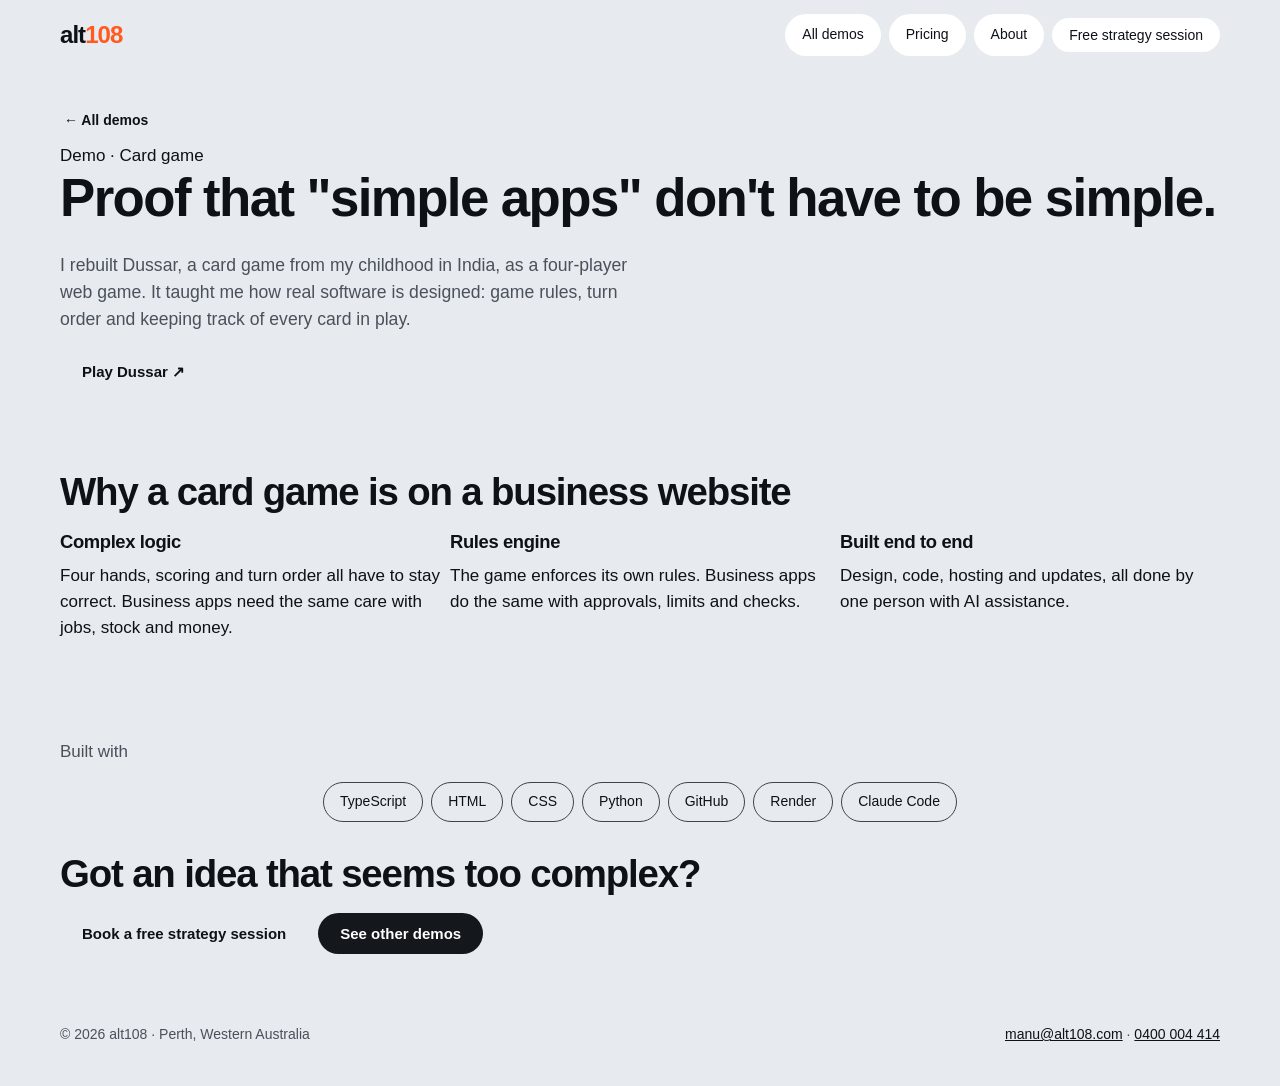
<file: dussar/index.html>
<!DOCTYPE html>
<html lang="en-AU">
<head>
  <meta charset="UTF-8">
  <meta name="viewport" content="width=device-width, initial-scale=1">
  <title>Dussar card game | alt108</title>
  <meta name="description" content="A four-player card game from India, rebuilt as a live multiplayer web app.">
  <link rel="icon" href="../images/favicon.svg">
  <link href="https://fonts.googleapis.com/css2?family=Inter:wght@400;500;600;700&family=Space+Grotesk:wght@500;700&display=swap" rel="stylesheet">
  <link rel="stylesheet" href="../css/style.css">
</head>
<body>

<header class="site-header">
  <div class="wrap">
    <a class="logo" href="../">alt<span>108</span></a>
    <button class="menu-toggle" aria-label="Open menu" aria-expanded="false">☰</button>
    <nav class="menu">
      <a href="../#demos">All demos</a>
      <a href="../#pricing">Pricing</a>
      <a href="../#about">About</a>
      <a class="btn btn-primary" href="../#contact">Free strategy session</a>
    </nav>
  </div>
</header>

<main>

<section class="demo-hero">
  <div class="wrap">
    <div class="crumb"><a href="../#demos">← All demos</a></div>
    <span class="label">Demo · Card game</span>
    <h1>Proof that "simple apps" don't have to be simple.</h1>
    <p class="lead">
      I rebuilt Dussar, a card game from my childhood in India, as a four-player web game.
      It taught me how real software is designed: game rules, turn order
      and keeping track of every card in play.
    </p>
    <div class="btn-row">
      <!-- The game runs on Render, so it opens in a new tab -->
      <a class="btn btn-primary" href="https://dussar.onrender.com/" target="_blank" rel="noopener">Play Dussar ↗</a>
    </div>
  </div>
</section>

<section>
  <div class="wrap">
    <h2>Why a card game is on a business website</h2>
    <div class="facts">
      <div class="fact"><h3>Complex logic</h3><p>Four hands, scoring and turn order all have to stay correct. Business apps need the same care with jobs, stock and money.</p></div>
      <div class="fact"><h3>Rules engine</h3><p>The game enforces its own rules. Business apps do the same with approvals, limits and checks.</p></div>
      <div class="fact"><h3>Built end to end</h3><p>Design, code, hosting and updates, all done by one person with AI assistance.</p></div>
    </div>
  </div>
</section>

<section class="cta-band">
  <div class="wrap">
    <p class="label" style="color:var(--soft)">Built with</p>
    <ul class="built-with" style="justify-content:center">
      <li>TypeScript</li><li>HTML</li><li>CSS</li><li>Python</li><li>GitHub</li><li>Render</li><li>Claude Code</li>
    </ul>
    <h2 style="margin-top:32px">Got an idea that seems too complex?</h2>
    <div class="btn-row">
      <a class="btn btn-primary" href="../#contact">Book a free strategy session</a>
      <a class="btn btn-dark" href="../#demos">See other demos</a>
    </div>
  </div>
</section>

</main>

<footer class="site-footer">
  <div class="wrap">
    <span>© <span class="year"></span> alt108 · Perth, Western Australia</span>
    <span><a href="mailto:manu@alt108.com">manu@alt108.com</a> · <a href="tel:+61400004414">0400 004 414</a></span>
  </div>
</footer>

<script src="../js/main.js?v=2"></script>
</body>
</html>
</file>
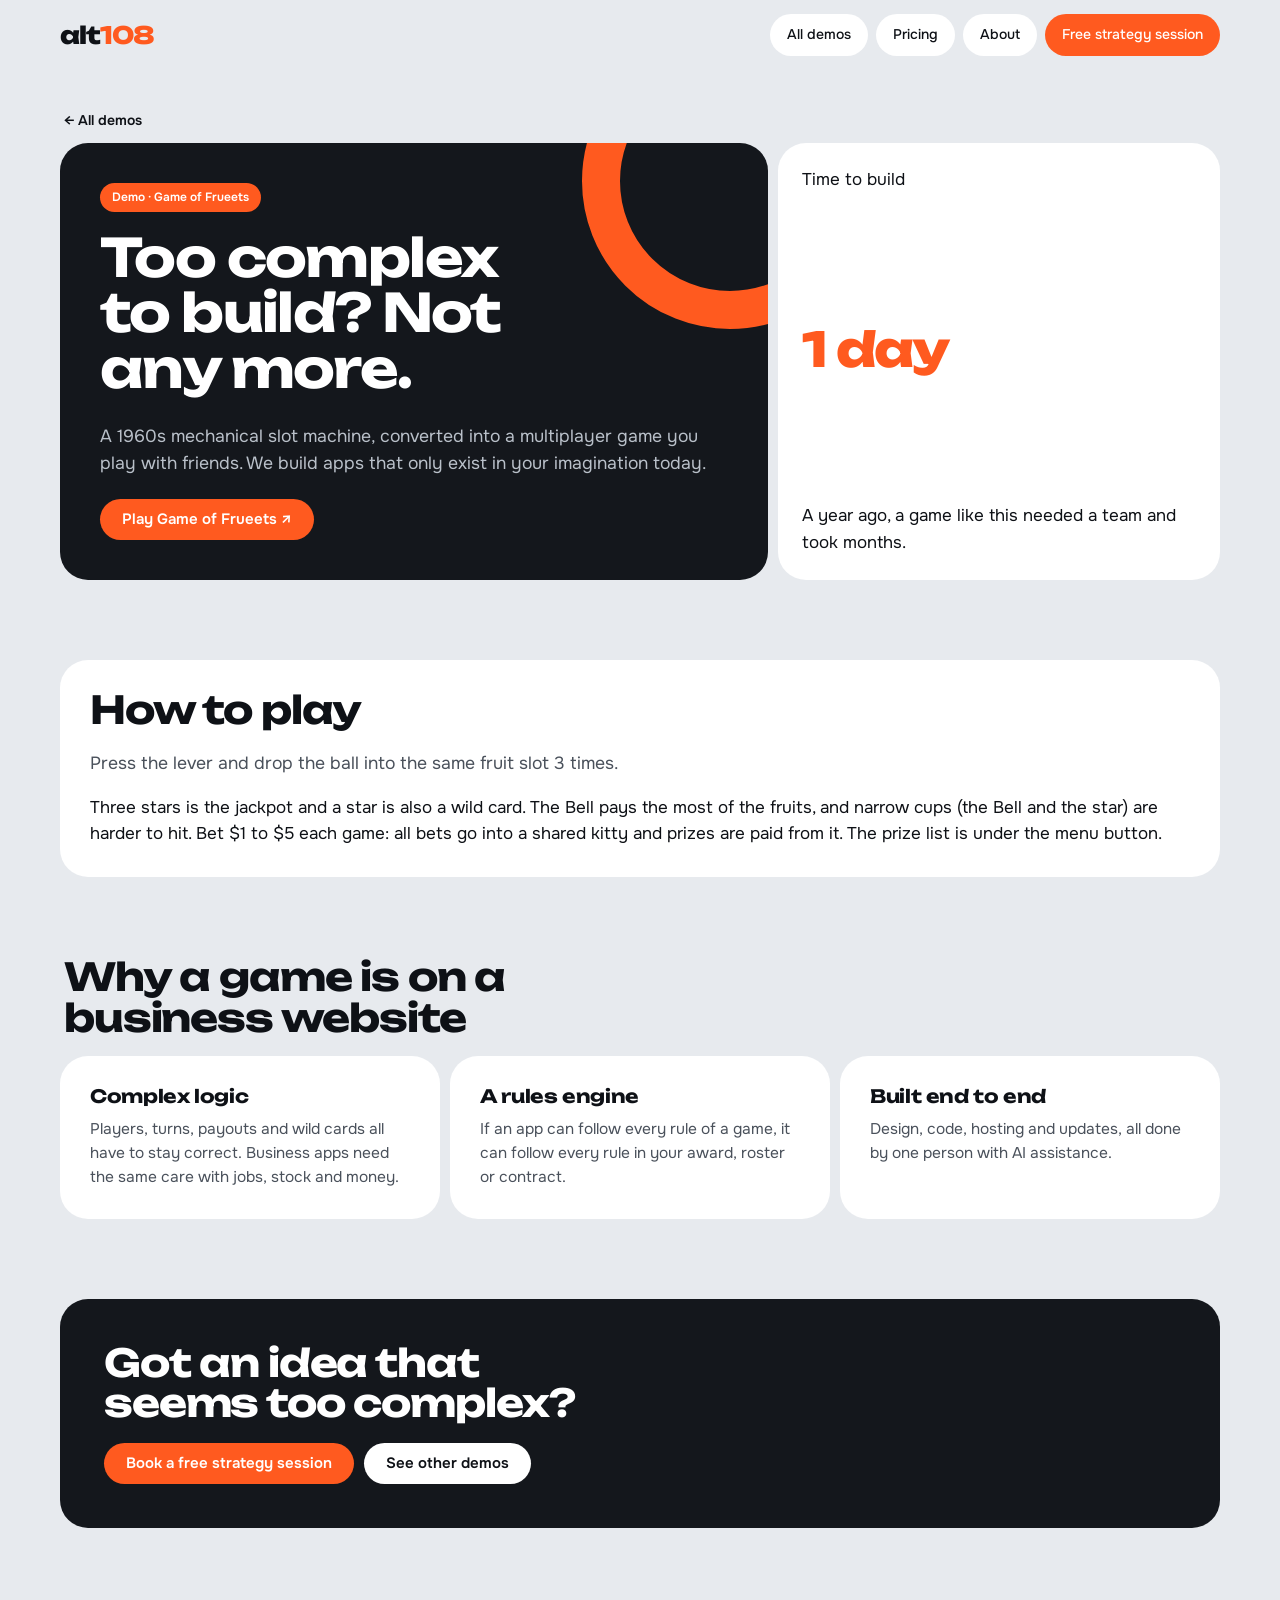
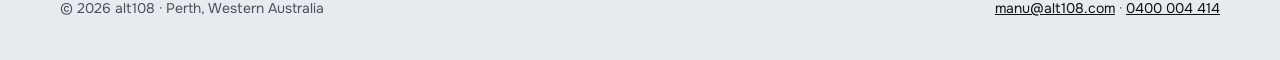
<file: frueets-info/index.html>
<!DOCTYPE html>
<html lang="en-AU">
<head>
  <meta charset="UTF-8">
  <meta name="viewport" content="width=device-width, initial-scale=1">
  <title>Game of Frueets · alt108</title>
  <meta name="description" content="A 1960s slot machine rebuilt as a multiplayer web game in one day. Proof that complex apps can be built fast.">
  <!-- "../" means "go up one folder", because this page sits inside its own folder -->
  <link rel="icon" href="../images/favicon.svg">
  <link href="https://fonts.googleapis.com/css2?family=Onest:wght@400;500;600;700&family=Unbounded:wght@600;700;800&display=swap" rel="stylesheet">
  <link rel="stylesheet" href="../css/style.css">
</head>
<body>

<!-- HEADER: same as the main page, but links point back to it with ../ -->
<header class="site-header">
  <div class="wrap">
    <a class="logo" href="../">alt<span>108</span></a>
    <button class="menu-toggle" aria-label="Open menu" aria-expanded="false">Menu</button>
    <nav class="menu">
      <a href="../#demos">All demos</a>
      <a href="../#pricing">Pricing</a>
      <a href="../#about">About</a>
      <a class="btn-orange" href="../#contact">Free strategy session</a>
    </nav>
  </div>
</header>

<main>

<!-- =================================================================
     DEMO PAGE LAYOUT (the same blocks on every demo page)
       1. Title tile + number tile   2. Try it
       3. Walkthrough video          4. What it could do for you
       5. Built with + button
     ================================================================= -->

<!-- 1. TITLE TILE + NUMBER TILE -->
<section>
  <div class="wrap">
    <div class="crumb"><a href="../#demos">← All demos</a></div>
    <div class="demo-hero-grid">
      <div class="tile dark">
        <span class="chip">Demo · Game of Frueets</span>
        <h1 style="margin-top:18px">Too complex to build? Not any more.</h1>
        <p class="lead">
          A 1960s mechanical slot machine, converted into a multiplayer game you play with friends.
          We build apps that only exist in your imagination today.
        </p>
        <div class="btn-row" style="margin-top:22px">
          <!-- The game lives at alt108.com/frueets/ and opens in a new tab -->
          <a class="btn btn-orange" href="https://www.alt108.com/frueets/" target="_blank" rel="noopener">Play Game of Frueets ↗</a>
        </div>
      </div>
      <div class="tile stat">
        <span>Time to build</span>
        <span class="big-number">1 day</span>
        <span>A year ago, a game like this needed a team and took months.</span>
      </div>
    </div>
  </div>
</section>

<!-- 2. HOW TO PLAY -->
<section>
  <div class="wrap">
    <div class="tile">
      <h2>How to play</h2>
      <p class="lead">Press the lever and drop the ball into the same fruit slot 3 times.</p>
      <p>Three stars is the jackpot and a star is also a wild card. The Bell pays the most of the fruits, and narrow cups (the Bell and the star) are harder to hit. Bet $1 to $5 each game: all bets go into a shared kitty and prizes are paid from it. The prize list is under the menu button.</p>
    </div>
  </div>
</section>

<!-- 3. WHY A GAME IS ON A BUSINESS WEBSITE -->
<section>
  <div class="wrap">
    <div class="section-head"><h2>Why a game is on a business website</h2></div>
    <div class="facts">
      <div class="tile">
        <h3>Complex logic</h3>
        <p>Players, turns, payouts and wild cards all have to stay correct. Business apps need the same care with jobs, stock and money.</p>
      </div>
      <div class="tile">
        <h3>A rules engine</h3>
        <p>If an app can follow every rule of a game, it can follow every rule in your award, roster or contract.</p>
      </div>
      <div class="tile">
        <h3>Built end to end</h3>
        <p>Design, code, hosting and updates, all done by one person with AI assistance.</p>
      </div>
    </div>
  </div>
</section>

<!-- 4. CALL TO ACTION
     To add a "Built with" list, copy the <ul class="built-with"> block
     from another demo page and change the tools. -->
<section>
  <div class="wrap">
    <div class="tile dark cta-tile">
      <h2>Got an idea that seems too complex?</h2>
      <div class="btn-row">
        <a class="btn btn-orange" href="../#contact">Book a free strategy session</a>
        <a class="btn btn-white" href="../#demos">See other demos</a>
      </div>
    </div>
  </div>
</section>

</main>

<footer class="site-footer">
  <div class="wrap">
    <span>© <span class="year"></span> alt108 · Perth, Western Australia</span>
    <span><a href="mailto:manu@alt108.com">manu@alt108.com</a> · <a href="tel:+61400004414">0400 004 414</a></span>
  </div>
</footer>

<script src="../js/main.js"></script>
</body>
</html>
</file>
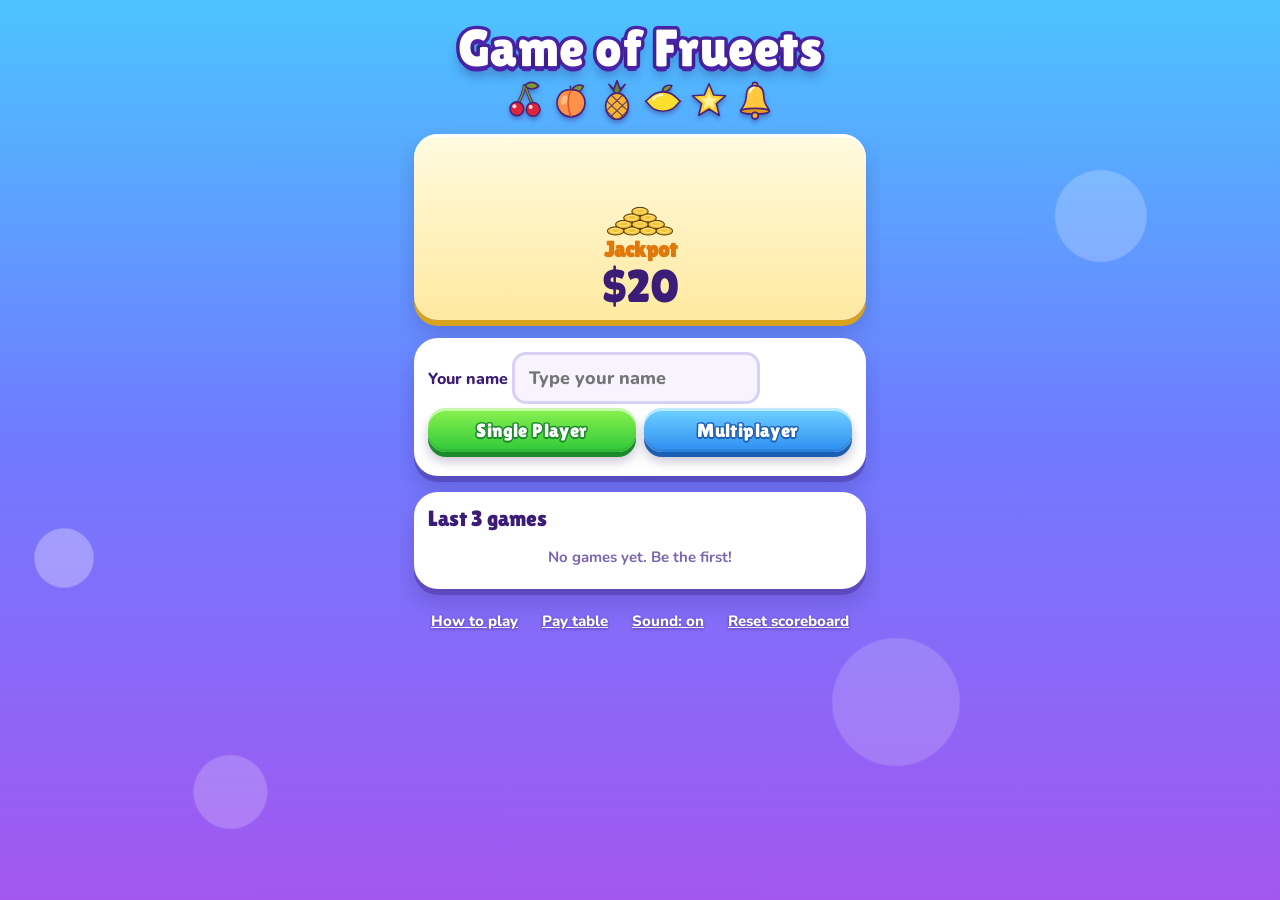
<file: frueets/index.html>
<!DOCTYPE html>
<!--
  GAME OF FRUEETS - Step 9: Modern look, new sounds, winner plays again

  The game has three screens:
    HOME      - jackpot pile, enter your name(s), scoreboard of everyone's last 3 games
    GAME      - your 3 balls, the board, the pull button
    PAY TABLE - opens on top of either screen

  (Steps 5 to 8 added: mobile layout, the ticket of 3 balls, dollars, player names and scoreboard, the jackpot pile,
   pass-and-play for 1 to 5 players, sounds made inside the browser, and fruit pictures drawn as SVG.)

  NEW IN STEP 9 (look for "NEW IN 9"):
  1. A modern, glossy "casual mobile game" look (think Candy Crush and Angry Birds): a bright sky, chunky rounded letters,
     shiny candy buttons that squish when pressed, a glossy red ball and gold pegs. The 1960s look and the flashing
     border lights are gone: the board now has a calm white frame.
  2. Bigger fruit pictures in the cups. The cups are taller and the pictures sit in two staggered rows so each one can be
     much bigger than the cup is wide. (Switch it off with CUP_ICON_STAGGER.) The screen layout is also tighter so the
     board itself is as large as the phone allows.
  3. New sounds: soft marimba and glockenspiel notes, bubbly pops, a musical scale that climbs while you pull, sparkle
     showers on a win. (Still no sound files: everything is built in the browser.)
  4. New rule: win a real prize and you play again. Your turn only passes when a game does not win (see KEEP_TURN_MIN_PAYOUT).
  5. The power meter now loops: when it reaches the end it starts again from the beginning. It is also 10% faster.
  6. The game file is now completely self-contained: the physics library (Matter.js) is inside it, so it needs no internet.
     It also has a home-screen icon and a warning message if it is opened somewhere that cannot run it (for example a
     file preview on a phone). To play on a phone, put the file on a web address (see the manual).
-->
<html lang="en">
<head>
  <meta charset="UTF-8">
  <meta name="viewport" content="width=device-width, initial-scale=1, viewport-fit=cover, user-scalable=no">
  <title>Game of Frueets</title>
  <meta name="theme-color" content="#5b3fd6">
  <!-- NEW IN 9: "Add to Home Screen" on an iPhone makes the game open full screen, like an app, with its own icon. -->
  <meta name="apple-mobile-web-app-capable" content="yes">
  <meta name="mobile-web-app-capable" content="yes">
  <meta name="apple-mobile-web-app-title" content="Frueets">
  <meta name="apple-mobile-web-app-status-bar-style" content="default">
  <link rel="apple-touch-icon" href="apple-touch-icon.png">

  <style>
    /* ---------- NEW IN 9: the two fonts, stored inside this file ----------
       "Lilita One" is the chunky rounded face used by many mobile games (title, big numbers, buttons).
       "Nunito" is a friendly rounded face for everything else. Both are free to use (SIL Open Font Licence).
       The long text is the font file itself, written out as letters, so the game needs no internet. */
    @font-face { font-family: "Lilita One"; font-style: normal; font-weight: 400; font-display: swap;
      src: url([data-uri]) format("woff2"); }
    @font-face { font-family: "Nunito"; font-style: normal; font-weight: 700; font-display: swap;
      src: url([data-uri]) format("woff2"); }
    @font-face { font-family: "Nunito"; font-style: normal; font-weight: 800; font-display: swap;
      src: url([data-uri]) format("woff2"); }

    /* ---------- Colours and fonts in one place ----------
       Each glossy button has three colours: a light top, a deeper bottom, and a dark "edge" (the thick underside). */
    :root {
      --ink:        #3b1d78;   /* deep purple: all text */
      --ink-soft:   #7a65b0;   /* quieter text */
      --white:      #ffffff;
      --panel:      #ffffff;
      --shadow:     rgba(48, 20, 110, 0.30);

      --orange-top: #ffd23f;  --orange-bot: #ff9a00;  --orange-edge: #c4650a;
      --green-top:  #8cf24e;  --green-bot:  #2fc83a;  --green-edge:  #1b8a2a;
      --blue-top:   #6fd3ff;  --blue-bot:   #2d8cf0;  --blue-edge:   #1b5fb3;
      --pink-top:   #ff8fbd;  --pink-bot:   #f0357f;  --pink-edge:   #a81458;
      --cloud-top:  #ffffff;  --cloud-bot:  #e6e0fb;  --cloud-edge:   #a79ad6;

      --win:  #2fb44a;
      --lose: #f0457a;
      --even: #a99bd4;

      --display: "Lilita One", "Arial Rounded MT Bold", "Trebuchet MS", system-ui, sans-serif;
      --body:    "Nunito", "Arial Rounded MT Bold", system-ui, -apple-system, "Segoe UI", sans-serif;
    }

    * { box-sizing: border-box; }

    html, body {
      margin: 0;
      height: 100%;
      -webkit-tap-highlight-color: transparent;   /* no grey flash when tapping on a phone */
      touch-action: manipulation;                 /* no double-tap zoom */
    }
    body {
      color: var(--ink);
      font-family: var(--body);
      font-weight: 700;
      /* A bright sky that deepens to candy purple, with soft bubbles floating in it (stacked background layers). */
      background-color: #6d6bf5;
      background-image:
        radial-gradient(circle at 5% 62%, rgba(255, 255, 255, 0.30) 0 3.2vmin, rgba(255, 255, 255, 0) 3.4vmin),
        radial-gradient(circle at 86% 24%, rgba(255, 255, 255, 0.22) 0 5vmin,   rgba(255, 255, 255, 0) 5.2vmin),
        radial-gradient(circle at 70% 78%, rgba(255, 255, 255, 0.16) 0 7vmin,   rgba(255, 255, 255, 0) 7.2vmin),
        radial-gradient(circle at 18% 88%, rgba(255, 255, 255, 0.20) 0 4vmin,   rgba(255, 255, 255, 0) 4.2vmin),
        linear-gradient(180deg, #4cc3ff 0%, #6f7bff 48%, #a357f0 100%);
      background-attachment: fixed;
    }

    button { font: inherit; cursor: pointer; }
    button:focus-visible, input:focus-visible { outline: 3px solid #fff; outline-offset: 2px; }
    .hidden { display: none !important; }

    /* The whole game sits in a phone-shaped column, centred on bigger screens */
    #app { max-width: 480px; height: 100%; margin: 0 auto; position: relative; }

    .screen { height: 100vh; height: 100dvh; }   /* dvh = the visible height on a phone, ignoring the address bar */

    /* NEW IN 9: shown only if the page's scripts do NOT run (for example a file preview on a phone).
       The game hides it the moment it starts, so anyone who can play never sees it. */
    #noScript {
      margin: 10px 0 14px 0; padding: 12px 14px; border-radius: 16px;
      background: #fff3c4; color: #5a3a00; font-size: 15px; line-height: 1.35;
      border: 3px solid #ffb300;
    }
    #noScript b { font-family: var(--display); font-weight: 400; font-size: 18px; display: block; margin-bottom: 4px; }

    /* The title: chunky white letters with a purple outline and a chunky shadow. */
    h1 {
      margin: 8px 0 6px 0;
      text-align: center;
      font-family: var(--display);
      font-weight: 400;
      font-size: clamp(36px, 12vw, 52px);
      line-height: 1;
      color: #fff;
      -webkit-text-stroke: 7px #4a24a8;
      paint-order: stroke fill;
      text-shadow: 0 5px 0 #4a24a8, 0 9px 12px rgba(30, 10, 80, 0.35);
      letter-spacing: 0.5px;
    }
    /* A row of fruit under the title that bobs gently (filled in by the script) */
    #hero { display: flex; justify-content: center; gap: 6px; margin-bottom: 14px; }
    #hero img { display: block; filter: drop-shadow(0 3px 2px rgba(48, 20, 110, 0.35)); animation: bob 2.6s ease-in-out infinite; animation-delay: calc(var(--i) * 0.18s); }
    @keyframes bob { 0%, 100% { transform: translateY(0); } 50% { transform: translateY(-4px); } }

    h2 { margin: 0 0 8px 0; font-family: var(--display); font-weight: 400; font-size: 22px; color: var(--ink); }

    /* Panels: white, very round, with a soft drop shadow and a thick underside. */
    .card {
      background: var(--panel);
      border-radius: 24px;
      padding: 14px;
      margin-bottom: 16px;
      box-shadow: 0 6px 0 var(--shadow), 0 14px 22px rgba(30, 10, 80, 0.18);
    }

    /* ----- GLOSSY CANDY BUTTONS -----
       Recipe: a light-to-deep gradient, a dark thick edge underneath (the box-shadow with no blur), and a bright
       curved highlight on the top half (the inset shadow). When pressed, the button sinks into its edge.
       Colours come from the --top / --bot / --edge variables set by the colour classes below. */
    .btn, button.primary, button.secondary {
      --top: var(--orange-top); --bot: var(--orange-bot); --edge: var(--orange-edge);
      position: relative;
      width: 100%;
      color: #fff;
      font-family: var(--display);
      font-weight: 400;
      letter-spacing: 0.4px;
      -webkit-text-stroke: 3px var(--edge);
      paint-order: stroke fill;
      text-shadow: 0 2px 0 var(--edge);
      background: linear-gradient(180deg, var(--top) 0%, var(--bot) 100%);
      border: none;
      border-radius: 18px;
      box-shadow: 0 5px 0 var(--edge), 0 9px 12px rgba(30, 10, 80, 0.25), inset 0 3px 0 rgba(255, 255, 255, 0.55), inset 0 -3px 0 rgba(0, 0, 0, 0.08);
      transition: transform 0.08s, box-shadow 0.08s;
    }
    button.primary   { padding: 13px; font-size: 24px; --top: var(--green-top); --bot: var(--green-bot); --edge: var(--green-edge); }
    button.secondary { padding: 9px;  font-size: 18px; --top: var(--blue-top);  --bot: var(--blue-bot);  --edge: var(--blue-edge); }
    button.orange { --top: var(--orange-top); --bot: var(--orange-bot); --edge: var(--orange-edge); }
    button.pink   { --top: var(--pink-top);   --bot: var(--pink-bot);   --edge: var(--pink-edge); }
    button.cloud  { --top: var(--cloud-top);  --bot: var(--cloud-bot);  --edge: var(--cloud-edge); color: var(--ink); -webkit-text-stroke: 0; text-shadow: none; }
    button.primary:active, button.secondary:active {
      transform: translateY(4px);
      box-shadow: 0 1px 0 var(--edge), 0 3px 6px rgba(30, 10, 80, 0.25), inset 0 3px 0 rgba(255, 255, 255, 0.45);
    }
    /* The big green Play button breathes gently so it invites a tap. */
    #startBtn { animation: breathe 2.2s ease-in-out infinite; }
    @keyframes breathe { 0%, 100% { transform: scale(1); } 50% { transform: scale(1.025); } }

    button.link {
      background: none; border: none; color: #fff; font-weight: 800; font-size: 15px; padding: 6px 10px;
      text-decoration: underline; text-shadow: 0 1px 3px rgba(30, 10, 80, 0.5);
    }

    /* ---------- HOME SCREEN ---------- */
    #screenHome { overflow-y: auto; padding: 14px 14px 28px 14px; }

    .potBox {
      text-align: center;
      margin-bottom: 18px;
      padding: 8px 8px 10px 8px;
      background: linear-gradient(180deg, #fffbe0 0%, #ffe9a0 100%);
      border-radius: 24px;
      box-shadow: 0 6px 0 #d9a21c, 0 14px 22px rgba(30, 10, 80, 0.18), inset 0 3px 0 rgba(255, 255, 255, 0.9);
    }
    .potBox canvas { display: block; margin: 0 auto; }
    /* The jackpot pile canvases are drawn with extra pixels (see sharpenPotCanvases), so their on-screen size is fixed here. */
    #potBig  { width: 260px; height: 96px; }
    #potMini { width: 110px; height: 52px; }
    .potLabel { font-family: var(--display); font-size: 22px; color: #e0780a; line-height: 1.1; }
    .potLabel b { display: block; font-family: var(--display); font-weight: 400; font-size: 46px; color: var(--ink); line-height: 1.05; }

    label { font-size: 16px; font-weight: 800; color: var(--ink); }
    /* NEW IN 14a: online card and lobby */
    #onlineCard input, #screenLobby input { width: 100%; box-sizing: border-box; margin-bottom: 8px; }
    .onJoinRow { display: flex; gap: 8px; align-items: center; margin-top: 10px; }
    .onJoinRow input { margin-bottom: 0; text-transform: uppercase; letter-spacing: 3px; text-align: center; }
    .onJoinRow button { flex: 0 0 auto; width: auto; padding: 9px 18px; }
    #lobbyLabel { text-align: center; font-size: 14px; font-weight: 800; color: #fff; letter-spacing: 2px; text-transform: uppercase; margin-top: 8px; text-shadow: 0 1px 3px rgba(30,10,80,.5); }
    #lobbyCode { text-align: center; font-family: var(--display); font-size: 68px; line-height: 1.05; margin-bottom: 8px; color: #ffe03a; letter-spacing: 8px; -webkit-text-stroke: 7px #4a24a8; paint-order: stroke fill; text-shadow: 0 5px 0 #4a24a8; }
    .modeRow { display: flex; gap: 8px; margin-top: 4px; }
    .modeRow button { flex: 1; font-size: 19px; padding: 11px 4px; }
    #multiBox { margin-top: 12px; }
    .orText { text-align: center; font-size: 14px; font-weight: 800; color: var(--ink-soft); margin: 10px 0 2px 0; }
    #ovLines .ovNote { font-size: 13px; font-weight: 700; color: var(--ink-soft); margin-top: 6px; }
    #overlayCard { max-height: 94%; overflow-y: auto; }
    .pChip.kittyChip { background: linear-gradient(180deg, #fff6d8, #ffe39a); }
    .pChip.kittyChip .pBal { color: #c25e00; }
    #players.hostTaps .pChip:not(.kittyChip) { cursor: pointer; }
    /* NEW IN 14c: chat button, reactions, countdown */
    .floatBtn { position: absolute; top: 8px; z-index: 7; width: 40px; height: 40px; border-radius: 50%; border: 0; font-size: 21px; line-height: 40px; padding: 0;
                background: rgba(255,255,255,0.88); box-shadow: 0 3px 0 rgba(60,30,140,0.45); cursor: pointer; }
    #chatBtn { left: 8px; }
    #emojiBtn { right: 8px; }
    .floatBtn .dot { position: absolute; top: 0; right: 0; width: 13px; height: 13px; border-radius: 50%; background: #ff3b5c; border: 2px solid #fff; }
    #emojiRow { position: absolute; right: 8px; top: 54px; z-index: 8; background: #fff; border-radius: 16px; padding: 6px; display: grid; grid-template-columns: repeat(4, 1fr); gap: 4px; box-shadow: 0 4px 0 var(--shadow); }
    #emojiRow button { border: 0; background: none; font-size: 26px; padding: 4px 6px; cursor: pointer; }
    #floaters { position: absolute; inset: 0; pointer-events: none; overflow: hidden; z-index: 9; }
    .floater { position: absolute; bottom: 12%; text-align: center; font-size: 38px; animation: floatUp 2.6s ease-out forwards; }
    .floater small { display: block; font-size: 11px; font-weight: 800; color: #fff; text-shadow: 0 1px 3px rgba(30,10,80,.8); }
    @keyframes floatUp { 0% { transform: translateY(0) scale(0.6); opacity: 0; } 12% { opacity: 1; transform: translateY(-20px) scale(1.1); } 100% { transform: translateY(-380px) scale(1); opacity: 0; } }
    @media (prefers-reduced-motion: reduce) { .floater { animation: none; opacity: 0.9; } }
    #timerPill { position: absolute; top: 54px; left: 50%; transform: translateX(-50%); z-index: 6; background: rgba(255,255,255,0.92); color: var(--ink); border-radius: 999px; padding: 3px 12px; font-size: 14px; font-weight: 800; box-shadow: 0 2px 0 rgba(60,30,140,0.4); white-space: nowrap; }
    #timerPill.late { background: #ffe4e4; color: #b3001b; }
    #chatSheet { position: fixed; inset: 0; background: rgba(30, 10, 80, 0.55); z-index: 40; display: flex; align-items: flex-end; justify-content: center; }
    #chatSheet.hidden { display: none; }
    #chatCard { background: #fff; width: min(100vw, 520px); height: min(72vh, 560px); border-radius: 22px 22px 0 0; padding: 12px; display: flex; flex-direction: column; color: var(--ink); }
    #chatHead { display: flex; justify-content: space-between; align-items: center; font-size: 20px; margin-bottom: 6px; }
    #chatCard button { width: auto; margin: 0; }          /* the game's buttons are full width by default */
    #chatHead button { padding: 5px 14px; font-size: 16px; }
    #chatList { flex: 1; overflow-y: auto; background: #f4f0ff; border-radius: 12px; padding: 8px; }
    .chatLine { font-size: 15px; font-weight: 700; margin-bottom: 5px; word-break: break-word; }
    .chatLine b { color: #5b2fc9; }
    .chatLine.mine b { color: #0b7a3b; }
    #quickRow { display: flex; flex-wrap: wrap; gap: 6px; padding: 8px 0 6px 0; }
    #quickRow button { flex: none; padding: 6px 12px; font-size: 14px; }
    #chatForm { display: flex; gap: 8px; }
    #chatForm input { flex: 1; min-width: 0; font-size: 16px; padding: 10px; border: 2px solid #d8ccff; border-radius: 12px; }
    #chatForm button { flex: none; padding: 8px 16px; font-size: 17px; }
    #chatForm input { width: auto; margin: 0; }
    #noticeBar { position: absolute; left: 5%; right: 5%; bottom: 13%; z-index: 6; background: #fff; border-radius: 14px; padding: 8px 10px;
                 box-shadow: 0 4px 0 var(--shadow), 0 0 0 3px #ffd23f; font-size: 14px; font-weight: 800; color: var(--ink); text-align: center; }
    #noticeBar button { margin-top: 6px; padding: 7px 14px; font-size: 16px; }
    #topupModal { position: fixed; inset: 0; background: rgba(30, 10, 80, 0.55); z-index: 50; display: flex; align-items: center; justify-content: center; }
    #topupModal.hidden { display: none; }
    #topupCard { background: #fff; border-radius: 20px; padding: 18px; width: min(86vw, 340px); text-align: center; font-weight: 800; color: var(--ink); }
    #topupCard button { margin-top: 10px; width: 100%; }
    #lobbyLink { font-size: 15px; font-weight: 800; word-break: break-all; text-align: center; margin: 6px 0 10px 0; }
    #lobbyMembers .member { font-size: 18px; font-weight: 800; padding: 6px 4px; display: flex; justify-content: space-between; }
    #lobbyMembers .member .away { opacity: 0.45; }
    #screenLobby button { margin-top: 8px; }
    .hint { font-size: 14px; color: var(--ink-soft); text-align: center; margin-top: 10px; }

    /* One row per player on the home screen: a name box, and a small remove button when there are 2 or more */
    .nameRow { display: flex; gap: 6px; align-items: center; margin: 6px 0 8px 0; }
    .nameRow button.removeBtn {
      flex: none; width: 44px; height: 44px; font-size: 16px; font-weight: 800; color: var(--ink);
      background: #efeafc; border: none; border-radius: 14px; padding: 0; box-shadow: 0 3px 0 #c9bfeb;
    }
    #addPlayerBtn { margin-bottom: 12px; }
    .nameInput {
      flex: 1;
      min-width: 0;
      padding: 11px 14px;
      margin: 0;
      font: inherit;
      font-weight: 800;
      font-size: 18px;            /* 16px or more stops iPhones zooming in when you tap the box */
      border: 3px solid #d9d0f5;
      border-radius: 14px;
      background: #f7f4ff;
      color: var(--ink);
    }
    .nameInput:focus { border-color: #6f7bff; background: #fff; outline: none; }

    .sbRow { display: flex; align-items: center; gap: 8px; padding: 7px 0; border-bottom: 2px solid #efeafc; }
    .sbRow:last-child { border-bottom: none; }
    .rank { width: 22px; font-family: var(--display); font-size: 18px; color: #ff8a00; }
    .sbName { flex: 1; font-weight: 800; overflow: hidden; text-overflow: ellipsis; white-space: nowrap; }
    .chips { display: flex; gap: 4px; }
    .chip { font-style: normal; font-weight: 800; font-size: 12px; padding: 2px 8px; border-radius: 12px; color: #fff; }
    .win  { background: var(--win); }
    .lose { background: var(--lose); }
    .even { background: var(--even); }
    .sbTotal { min-width: 54px; text-align: right; font-family: var(--display); font-weight: 400; font-size: 18px; }
    .sbTotal.win  { background: none; color: var(--win); }
    .sbTotal.lose { background: none; color: var(--lose); }
    .sbTotal.even { background: none; color: var(--even); }
    .empty { color: var(--ink-soft); font-size: 15px; text-align: center; padding: 8px 0; }

    .linkRow { text-align: center; }

    /* ---------- GAME SCREEN ----------
       NEW IN 9: tighter. Everything that is not the board is squeezed so the board (which is tall and thin) can be as
       big as possible. The Pay table, Sound and End game buttons moved into a menu (the round button at the bottom right). */
    #screenGame {
      display: flex;
      flex-direction: column;
      gap: 6px;
      padding: calc(6px + env(safe-area-inset-top)) 10px calc(8px + env(safe-area-inset-bottom)) 10px;
    }

    .topbar { display: flex; justify-content: space-between; align-items: center; gap: 4px; }

    /* The players strip. One small card per player: name on top, balance underneath.
       Whoever's turn it is turns gold and lifts a little. Players who are out fade away. */
    #players { display: flex; gap: 6px; flex: 1; min-width: 0; margin-right: 10px; }
    .pChip {
      flex: 1 1 0;
      max-width: 96px;
      min-width: 0;                    /* lets long names shrink instead of pushing the strip wider */
      background: #fff;
      border-radius: 14px;
      padding: 2px 6px 3px 6px;
      line-height: 1.1;
      box-shadow: 0 3px 0 var(--shadow);
      transition: transform 0.15s;
    }
    .pName { display: block; font-size: 12px; font-weight: 800; color: var(--ink-soft);
             overflow: hidden; text-overflow: ellipsis; white-space: nowrap; }
    .pBal  { display: block; font-family: var(--display); font-weight: 400; font-size: 18px; }
    .pChip.current { background: linear-gradient(180deg, #fff6b8, #ffd23f); transform: translateY(-2px); box-shadow: 0 5px 0 #c4850a, 0 0 0 3px #fff; }
    .pChip.current .pName { color: var(--ink); }
    .pChip.out { opacity: 0.5; filter: grayscale(0.7); }
    /* With only one player there is nothing to compare, so show the big plain balance, straight on the sky. */
    #players.solo .pChip { background: none; box-shadow: none; padding: 0; max-width: none; transform: none; }
    #players.solo .pName { font-size: 13px; color: #fff; text-shadow: 0 1px 3px rgba(30, 10, 80, 0.55); }
    #players.solo .pBal  { font-size: 30px; color: #fff; -webkit-text-stroke: 5px #4a24a8; paint-order: stroke fill; text-shadow: 0 3px 0 #4a24a8; }
    /* With several players the strip takes the whole width (see buildPlayerStrip, which moves the jackpot pile into the ticket). */
    #players:not(.solo) { margin-right: 0; }

    .potMini { text-align: right; line-height: 1; }
    .potMini canvas { display: block; margin-left: auto; }
    #potMiniAmount { font-family: var(--display); font-weight: 400; font-size: 16px; color: #fff; -webkit-text-stroke: 4px #4a24a8; paint-order: stroke fill; }
    #ticket .potMini { flex: none; width: 66px; }
    #ticket .potMini canvas { width: 66px; height: 30px; margin-left: 0; }
    #ticket #potMiniAmount { font-size: 14px; color: #e0780a; -webkit-text-stroke: 0; }
    /* With one player the name and balance move into the ticket row (see buildPlayerStrip), saving a whole row of height. */
    #ticket #players.solo { margin: 0; flex: 1; min-width: 0; }
    #ticket #players.solo .pName { color: var(--ink-soft); text-shadow: none; font-size: 12px; }
    #ticket #players.solo .pBal  { color: var(--ink); -webkit-text-stroke: 0; text-shadow: none; font-size: 26px; }

    /* The ticket: the three balls you are playing for, in one slim row. */
    #ticket {
      display: flex;
      align-items: center;
      justify-content: space-between;
      gap: 8px;
      background: #fff;
      border-radius: 20px;
      padding: 5px 12px;
      box-shadow: 0 4px 0 var(--shadow);
    }
    .ticketLabel { flex: 1; min-width: 0; font-family: var(--display); font-size: 17px; color: var(--ink); text-align: left;
                   overflow: hidden; text-overflow: ellipsis; white-space: nowrap; }
    .slots { display: flex; gap: 8px; }
    .slot {
      width: clamp(36px, 10.5vw, 44px);
      height: clamp(36px, 10.5vw, 44px);
      border-radius: 50%;
      display: flex;
      align-items: center;
      justify-content: center;
    }
    .slot img { width: 82%; height: 82%; display: block; }
    /* An unplayed ball is a glossy purple counter with a number. */
    .slot.counter { background: radial-gradient(circle at 35% 30%, #a98bff, #5b3fd6 70%); color: #fff; font-family: var(--display); font-size: clamp(18px, 5.5vw, 22px); box-shadow: inset 0 -3px 0 rgba(0, 0, 0, 0.18); }
    .slot.filled  { background: #f3efff; box-shadow: inset 0 -3px 0 #d9d0f5; animation: pop 0.35s; }
    .slot.current { box-shadow: 0 0 0 3px #ffd23f, inset 0 -3px 0 rgba(0, 0, 0, 0.18); }
    @keyframes pop { 0% { transform: scale(0.4); } 65% { transform: scale(1.2); } 100% { transform: scale(1); } }

    /* The board takes whatever height is left over. Inside it sits the FRAME, which JavaScript (fitBoard) sizes to
       exactly the same shape as the board picture (450 wide : 650 tall), so the frame hugs the board at any screen size. */
    #boardArea {
      flex: 1;
      min-height: 0;                  /* lets the box shrink on small phones */
      display: flex;
      align-items: center;
      justify-content: center;
      overflow: hidden;
      padding: 0 2px 6px 2px;         /* room for the frame's shadow */
    }

    /* NEW IN 9: the frame is a calm white border with rounded corners and a soft shadow. No lights.
       (The board still gets the same exact shape from fitBoard, which reads this border width.) */
    #boardWrap {
      position: relative;
      box-sizing: content-box;        /* width and height set by fitBoard measure the picture only. The border is extra. */
      aspect-ratio: 450 / 650;        /* a sensible shape even before JavaScript runs */
      max-width: 100%;
      max-height: 100%;
      border: 6px solid #fff;
      border-radius: 22px;
      overflow: hidden;
      background-color: #5b3fd6;
      box-shadow: 0 6px 0 var(--shadow), 0 14px 22px rgba(30, 10, 80, 0.25);
    }
    /* After a win the frame gives one happy little bounce (once, not a flashing light). */
    #boardWrap.celebrate { animation: happy 0.6s ease-out 1; }
    /* NEW IN 14a: the board tilts when Tilt is used. --tilt is set by the page (positive = clockwise = right side down). */
    #boardWrap.tilting { transform-origin: 50% 85%; animation: tilt 0.7s ease-out 1; }
    @keyframes tilt {
      0%   { transform: rotate(0deg); }
      18%  { transform: rotate(var(--tilt)); }
      50%  { transform: rotate(calc(var(--tilt) * 0.55)); }
      80%  { transform: rotate(calc(var(--tilt) * -0.12)); }
      100% { transform: rotate(0deg); }
    }
    @keyframes happy { 0% { transform: scale(1); } 35% { transform: scale(1.025); } 100% { transform: scale(1); } }
    @media (prefers-reduced-motion: reduce) { #boardWrap.celebrate, #boardWrap.tilting, #hero img, #startBtn, .slot.filled { animation: none; } }
    #board { width: 100%; height: 100%; display: block; }   /* frame has the same shape, so no letterbox gaps */

    /* The message line floats over the empty top of the board (above the pegs). */
    #status {
      position: absolute;
      left: 50%;
      top: 9%;
      transform: translateX(-50%);
      max-width: 92%;
      padding: 3px 12px;
      border-radius: 14px;
      background: rgba(255, 255, 255, 0.9);
      color: var(--ink);
      font-size: 14px;
      font-weight: 800;
      text-align: center;
      pointer-events: none;
      white-space: nowrap;
      overflow: hidden;
      text-overflow: ellipsis;
    }
    #status:empty { display: none; }

    #overlay {
      position: absolute;
      inset: 0;
      display: flex;
      align-items: center;
      justify-content: center;
      background: rgba(60, 24, 130, 0.50);
      padding: 14px;
    }
    #overlayCard {
      background: #fff;
      border-radius: 26px;
      padding: 16px;
      width: 100%;
      max-width: 320px;
      text-align: center;
      box-shadow: 0 7px 0 var(--shadow), 0 16px 30px rgba(30, 10, 80, 0.35);
      animation: popIn 0.4s cubic-bezier(0.2, 1.4, 0.4, 1);
    }
    @keyframes popIn { 0% { transform: scale(0.6); opacity: 0; } 100% { transform: scale(1); opacity: 1; } }
    #ovTitle { font-family: var(--display); font-weight: 400; font-size: 30px; line-height: 1.1; color: #ff7a00; margin-bottom: 8px; text-shadow: 0 3px 0 rgba(255, 154, 0, 0.25); }
    #ovLines div { font-size: 17px; font-weight: 800; margin-bottom: 4px; }
    #ovButtons { margin-top: 14px; display: grid; gap: 12px; }

    /* The power meter: a slim tube with a rainbow candy fill. It loops, so it is drawn by clipping a full rainbow
       (see refreshControls) rather than by stretching it. */
    #gauge { height: 14px; background: rgba(48, 20, 110, 0.40); border-radius: 10px; overflow: hidden; box-shadow: inset 0 2px 3px rgba(0, 0, 0, 0.3), 0 0 0 2px rgba(255, 255, 255, 0.5); }
    #gaugeFill { height: 100%; width: 100%; background: linear-gradient(90deg, #7cf04a 0%, #ffe03a 45%, #ff9a00 72%, #ff3d6e 100%); clip-path: inset(0 100% 0 0); }

    /* The bottom row: a small Shuffle button, the big pull button, and a round menu button. */
    .pullRow { display: flex; gap: 8px; align-items: stretch; }
    #menuBtn { flex: none; width: 54px; padding: 0; font-size: 26px; line-height: 1; }
    #pullBtn {
      flex: 1;
      height: 62px;
      font-size: 25px;
      white-space: nowrap;
      overflow: hidden;
      --top: var(--orange-top); --bot: var(--orange-bot); --edge: var(--orange-edge);
      border-radius: 22px;
      touch-action: none;             /* the finger must not scroll or zoom the page while holding this */
      user-select: none;
      -webkit-user-select: none;
      -webkit-touch-callout: none;    /* no "copy" menu on a long press */
    }
    #pullBtn.charging { transform: translateY(5px); box-shadow: 0 0 0 var(--edge), 0 2px 5px rgba(30, 10, 80, 0.25), inset 0 3px 0 rgba(255, 255, 255, 0.45); --top: #ffe56b; --bot: #ffb11a; }
    /* A switched-off button turns a flat lilac (rather than see-through, which went muddy on the sky). */
    button.disabled, #pullBtn.disabled {
      --top: #e7e2f7; --bot: #cdc5e8; --edge: #aaa0cf;
      color: #fff; -webkit-text-stroke: 3px #aaa0cf;
    }

    /* The menu: slides up from the bottom and holds the less-used buttons. */
    #menuSheet {
      position: fixed; inset: 0; z-index: 9;
      background: rgba(60, 24, 130, 0.45);
      display: flex; align-items: flex-end; justify-content: center;
    }
    #menuCard {
      width: 100%; max-width: 480px;
      background: #fff; border-radius: 26px 26px 0 0;
      padding: 16px 16px calc(16px + env(safe-area-inset-bottom)) 16px;
      display: grid; gap: 12px;
      animation: slideUp 0.25s ease-out;
    }
    @keyframes slideUp { 0% { transform: translateY(40%); opacity: 0; } 100% { transform: translateY(0); opacity: 1; } }

    /* ---------- PAY TABLE SCREEN ---------- */
    #payModal, #howModal {
      position: fixed;
      inset: 0;
      background: rgba(60, 24, 130, 0.60);
      display: flex;
      align-items: center;
      justify-content: center;
      padding: 14px;
      z-index: 10;
    }
    #payCard, #howCard {
      background: #fff;
      border-radius: 26px;
      padding: 16px;
      width: 100%;
      max-width: 400px;
      max-height: 100%;
      overflow-y: auto;
      box-shadow: 0 7px 0 var(--shadow), 0 16px 30px rgba(30, 10, 80, 0.35);
    }
    table { width: 100%; border-collapse: collapse; font-size: 18px; }
    th { text-align: left; font-family: var(--display); font-weight: 400; font-size: 18px; color: #f0357f; padding-top: 12px; }
    td { padding: 3px 0; }
    td:last-child { text-align: right; font-family: var(--display); font-size: 19px; white-space: nowrap; }
    .fruit { display: inline-block; vertical-align: middle; }
    td .fruit { margin-right: 2px; }
    td .plain { font-size: 16px; white-space: nowrap; }
    /* NEW IN 10: the bet picker on the overlay, the Tilt button, and the How-to-play text */
    #betRow { display: flex; align-items: center; justify-content: center; gap: 14px; margin-top: 10px; }
    #betRow button { width: 52px; padding: 4px; font-size: 28px; line-height: 1; }
    #betVal { font-family: var(--display); font-size: 34px; color: var(--ink); min-width: 70px; }
    #betLabel { font-size: 13px; font-weight: 800; color: var(--ink-soft); margin-top: 8px; }
    #tiltBtn { flex: none; width: 74px; padding: 4px; font-size: 16px; line-height: 1.05; }
    #howCard h3 { font-family: var(--display); font-weight: 400; font-size: 18px; color: #f0357f; margin: 12px 0 4px; }
    #howCard p, #howCard li { font-size: 16px; line-height: 1.4; margin: 3px 0; }
    #howCard ul { padding-left: 20px; margin: 4px 0; }
    #ovLines .ovHead { font-size: 14px; font-weight: 800; color: var(--ink-soft); margin-top: 12px; }
    #ovLines .ovBal, #settleCard .ovBal { display: flex; justify-content: space-between; gap: 10px; font-size: 16px; font-weight: 800; margin-bottom: 3px; }
    #lastSettleCard { text-align: center; }
    #lastSettleCard button { width: 100%; }
    #settleModal { position: fixed; inset: 0; background: rgba(30, 10, 80, 0.55); z-index: 50; display: flex; align-items: center; justify-content: center; }
    #settleModal.hidden { display: none; }
    #settleCard { background: #fff; border-radius: 20px; padding: 18px; width: min(88vw, 360px); max-height: 90vh; overflow-y: auto; font-weight: 800; color: var(--ink); }
    #settleCard h3 { margin: 0 0 2px 0; font-family: var(--display); font-weight: 400; font-size: 24px; color: #f0357f; text-align: center; }
    #settleCard .when { text-align: center; font-size: 13px; color: var(--ink-soft); margin-bottom: 10px; }
    #settleCard .pay { font-size: 17px; margin-bottom: 4px; }
    #settleCard .ovHead { font-size: 14px; color: var(--ink-soft); margin-top: 12px; }
    #settleCard button { margin-top: 12px; width: 100%; }
    /* NEW IN 17: the ring of bulbs just inside the frame. Pale when off; a chase of bright, glowing bulbs when somebody wins. */
    #lights { position: absolute; inset: 0; pointer-events: none; z-index: 20; }
    .bulb { position: absolute; width: 11px; height: 11px; margin: -5.5px 0 0 -5.5px; border-radius: 50%;
            background: rgba(255, 255, 255, 0.50); box-shadow: 0 0 0 1px rgba(110, 80, 210, 0.30); transition: background 0.07s, box-shadow 0.07s, transform 0.07s; }
    .bulb.on { background: #fff6a0; transform: scale(1.7); box-shadow: 0 0 6px 3px #ffd23f, 0 0 18px 7px rgba(255, 170, 20, 0.85); }
  </style>
</head>
<body>
<div id="app">

  <!-- ================= HOME SCREEN ================= -->
  <section id="screenHome" class="screen">
    <h1>Game of Frueets</h1>
    <div id="hero"></div>

    <!-- NEW IN 9: visible only if the game's code is NOT running. The game hides it as its very first act. -->
    <div id="noScript">
      <b>This page can't run the game yet.</b>
      The buttons won't work here. This usually happens when the file is opened from a chat or from the Files app
      (they only show a preview). Open the game from its web address in Safari or Chrome instead.
    </div>

    <div class="potBox">
      <canvas id="potBig" width="260" height="96"></canvas>
      <div class="potLabel">Jackpot<b id="potBigAmount"></b></div>
    </div>

    <!-- NEW IN 14b: one name box, then Single Player or Multiplayer (Host a game, or enter a join code) -->
    <div class="card" id="startCard">
      <label for="onName">Your name</label>
      <input id="onName" class="nameInput" maxlength="12" autocomplete="off" placeholder="Type your name">
      <div class="modeRow">
        <button id="modeSingle" class="primary">Single Player</button>
        <button id="modeMulti" class="secondary">Multiplayer</button>
      </div>
      <div id="multiBox" class="hidden">
        <button id="onCreate" class="primary">Host a game</button>
        <div class="orText">or join a friend's game</div>
        <div class="onJoinRow">
          <input id="onCode" class="nameInput" maxlength="4" autocomplete="off" autocapitalize="characters" placeholder="Join code">
          <button id="onJoin" class="secondary">Join</button>
        </div>
      </div>
      <div class="hint" id="onMsg"></div>
      <div class="hidden">
        <div id="nameRows"></div><button id="addPlayerBtn">+</button><button id="startBtn">Play</button><div id="startHint"></div>
      </div>
    </div>

    <div class="card">
      <h2>Last 3 games</h2>
      <div id="scoreboard"></div>
    </div>

    <div class="card hidden" id="lastSettleCard"><button id="lastSettleBtn" class="secondary"></button></div>

    <div class="linkRow">
      <button id="howBtnHome" class="link">How to play</button>
      <button id="payBtnHome" class="link">Pay table</button>
      <button id="muteBtnHome" class="link"></button>
      <button id="resetBtn" class="link">Reset scoreboard</button>
    </div>
  </section>

  <!-- ================= LOBBY (NEW IN 14a): waiting for friends before the host starts ================= -->
  <section id="screenLobby" class="screen hidden">
    <div id="lobbyLabel">Join code</div>
    <div id="lobbyCode"></div>
    <div class="card">
      <label>Send this link to your friends</label>
      <div id="lobbyLink"></div>
      <button id="lobbyCopy" class="secondary">Copy link</button>
      <div class="hint">or tell them the join code</div>
    </div>
    <div class="card">
      <h2>Players</h2>
      <div id="lobbyMembers"></div>
      <button id="lobbyStart" class="primary">Start game</button>
      <div class="hint" id="lobbyHint"></div>
      <button id="lobbyLeave" class="secondary">Leave</button>
    </div>
  </section>

  <!-- ================= GAME SCREEN ================= -->
  <section id="screenGame" class="screen hidden">
    <div class="topbar">
      <div id="players"></div>
      <div class="potMini">
        <canvas id="potMini" width="110" height="52"></canvas>
        <b id="potMiniAmount"></b>
      </div>
    </div>

    <!-- The ticket: three counters that turn into fruit -->
    <div id="ticket">
      <div class="ticketLabel" id="ticketLabel">Your 3 balls</div>
      <div class="slots" id="slots"></div>
    </div>

    <div id="boardArea">
    <div id="boardWrap">
      <canvas id="board" width="450" height="650"></canvas>
      <div id="lights" aria-hidden="true"></div>

      <!-- NEW IN 9: the message line now floats over the top of the board -->
      <div id="status"></div>
      <div id="floaters"></div>
      <div id="timerPill" class="hidden"></div>
      <button id="chatBtn" class="floatBtn hidden" aria-label="Chat">&#128172;<span id="chatDot" class="dot hidden"></span></button>
      <button id="emojiBtn" class="floatBtn hidden" aria-label="Send a reaction">&#128512;</button>
      <div id="emojiRow" class="hidden"></div>
      <div id="noticeBar" class="hidden"><div id="noticeText"></div><button id="noticeBtn" class="secondary"></button></div>

      <!-- Messages and buttons that appear on top of the board between games -->
      <div id="overlay" class="hidden">
        <div id="overlayCard">
          <div id="ovTitle"></div>
          <div id="ovLines"></div>
          <div id="betLabel" class="hidden">Your bet</div>
          <div id="betRow" class="hidden">
            <button id="betDown" class="secondary" aria-label="Lower the bet">&minus;</button>
            <div id="betVal"></div>
            <button id="betUp" class="secondary" aria-label="Raise the bet">+</button>
          </div>
          <div id="ovButtons">
            <button id="ovPrimary" class="primary"></button>
            <button id="ovSecondary" class="secondary cloud"></button>
          </div>
        </div>
      </div>
    </div>
    </div>  <!-- end of boardArea -->

    <div id="gauge"><div id="gaugeFill"></div></div>
    <div class="pullRow">
      <button id="tiltBtn" class="secondary">Tilt</button>
      <button id="pullBtn" class="btn">HOLD TO PULL</button>
      <button id="menuBtn" class="secondary" aria-label="Menu">&#9776;</button>
    </div>
  </section>

  <!-- NEW IN 14c: the chat sheet (messages, quick phrases, a box to type in) -->
  <div id="chatSheet" class="hidden">
    <div id="chatCard">
      <div id="chatHead"><b>Chat</b><button id="chatClose" class="secondary">Close</button></div>
      <div id="chatList"></div>
      <div id="quickRow"></div>
      <div id="chatForm"><input id="chatInput" maxlength="140" autocomplete="off" placeholder="Say something"><button id="chatSend" class="secondary">Send</button></div>
    </div>
  </div>

  <!-- NEW IN 16: the last settle-up, opened again from the start page -->
  <div id="settleModal" class="hidden"><div id="settleCard"></div></div>

  <!-- NEW IN 14b: the host adds money for a player -->
  <div id="topupModal" class="hidden">
    <div id="topupCard">
      <div id="topupText"></div>
      <button id="topupYes" class="primary"></button>
      <button id="topupNo" class="secondary cloud">Cancel</button>
    </div>
  </div>

  <!-- NEW IN 9: the menu (Pay table, Sound, End game) -->
  <div id="menuSheet" class="hidden">
    <div id="menuCard">
      <button id="howBtn" class="secondary">How to play</button>
      <button id="payBtn" class="secondary">Pay table</button>
      <button id="reshuffleBtn" class="secondary">Shuffle cups</button>
      <button id="muteBtnGame" class="secondary orange"></button>
      <button id="endBtn" class="secondary pink">End game</button>
      <button id="menuClose" class="secondary cloud">Back to the game</button>
    </div>
  </div>

  <!-- NEW IN 10: HOW TO PLAY (the text is written by buildHowToPlay, so the numbers always match the settings) -->
  <div id="howModal" class="hidden">
    <div id="howCard">
      <h2>How to play</h2>
      <div id="howText"></div>
      <button id="howClose" class="primary" style="margin-top:12px">Got it</button>
    </div>
  </div>

  <!-- ================= PAY TABLE SCREEN ================= -->
  <div id="payModal" class="hidden">
    <div id="payCard">
      <h2>Pay table</h2>
      <div id="payTable"></div>
      <button id="payClose" class="primary" style="margin-top:12px">Close</button>
    </div>
  </div>

</div>

<script>
/* Matter.js 0.19.0 (physics engine), MIT licence, by Liam Brummitt. Included here so the game works with no internet. */
/*!
 * matter-js 0.19.0 by @liabru
 * http://brm.io/matter-js/
 * License MIT
 */
!function(e,t){"object"==typeof exports&&"object"==typeof module?module.exports=t():"function"==typeof define&&define.amd?define("Matter",[],t):"object"==typeof exports?exports.Matter=t():e.Matter=t()}(this,(function(){return function(e){var t={};function n(i){if(t[i])return t[i].exports;var o=t[i]={i:i,l:!1,exports:{}};return e[i].call(o.exports,o,o.exports,n),o.l=!0,o.exports}return n.m=e,n.c=t,n.d=function(e,t,i){n.o(e,t)||Object.defineProperty(e,t,{enumerable:!0,get:i})},n.r=function(e){"undefined"!=typeof Symbol&&Symbol.toStringTag&&Object.defineProperty(e,Symbol.toStringTag,{value:"Module"}),Object.defineProperty(e,"__esModule",{value:!0})},n.t=function(e,t){if(1&t&&(e=n(e)),8&t)return e;if(4&t&&"object"==typeof e&&e&&e.__esModule)return e;var i=Object.create(null);if(n.r(i),Object.defineProperty(i,"default",{enumerable:!0,value:e}),2&t&&"string"!=typeof e)for(var o in e)n.d(i,o,function(t){return e[t]}.bind(null,o));return i},n.n=function(e){var t=e&&e.__esModule?function(){return e.default}:function(){return e};return n.d(t,"a",t),t},n.o=function(e,t){return Object.prototype.hasOwnProperty.call(e,t)},n.p="",n(n.s=20)}([function(e,t){var n={};e.exports=n,function(){n._baseDelta=1e3/60,n._nextId=0,n._seed=0,n._nowStartTime=+new Date,n._warnedOnce={},n._decomp=null,n.extend=function(e,t){var i,o;"boolean"==typeof t?(i=2,o=t):(i=1,o=!0);for(var r=i;r<arguments.length;r++){var a=arguments[r];if(a)for(var s in a)o&&a[s]&&a[s].constructor===Object?e[s]&&e[s].constructor!==Object?e[s]=a[s]:(e[s]=e[s]||{},n.extend(e[s],o,a[s])):e[s]=a[s]}return e},n.clone=function(e,t){return n.extend({},t,e)},n.keys=function(e){if(Object.keys)return Object.keys(e);var t=[];for(var n in e)t.push(n);return t},n.values=function(e){var t=[];if(Object.keys){for(var n=Object.keys(e),i=0;i<n.length;i++)t.push(e[n[i]]);return t}for(var o in e)t.push(e[o]);return t},n.get=function(e,t,n,i){t=t.split(".").slice(n,i);for(var o=0;o<t.length;o+=1)e=e[t[o]];return e},n.set=function(e,t,i,o,r){var a=t.split(".").slice(o,r);return n.get(e,t,0,-1)[a[a.length-1]]=i,i},n.shuffle=function(e){for(var t=e.length-1;t>0;t--){var i=Math.floor(n.random()*(t+1)),o=e[t];e[t]=e[i],e[i]=o}return e},n.choose=function(e){return e[Math.floor(n.random()*e.length)]},n.isElement=function(e){return"undefined"!=typeof HTMLElement?e instanceof HTMLElement:!!(e&&e.nodeType&&e.nodeName)},n.isArray=function(e){return"[object Array]"===Object.prototype.toString.call(e)},n.isFunction=function(e){return"function"==typeof e},n.isPlainObject=function(e){return"object"==typeof e&&e.constructor===Object},n.isString=function(e){return"[object String]"===toString.call(e)},n.clamp=function(e,t,n){return e<t?t:e>n?n:e},n.sign=function(e){return e<0?-1:1},n.now=function(){if("undefined"!=typeof window&&window.performance){if(window.performance.now)return window.performance.now();if(window.performance.webkitNow)return window.performance.webkitNow()}return Date.now?Date.now():new Date-n._nowStartTime},n.random=function(t,n){return n=void 0!==n?n:1,(t=void 0!==t?t:0)+e()*(n-t)};var e=function(){return n._seed=(9301*n._seed+49297)%233280,n._seed/233280};n.colorToNumber=function(e){return 3==(e=e.replace("#","")).length&&(e=e.charAt(0)+e.charAt(0)+e.charAt(1)+e.charAt(1)+e.charAt(2)+e.charAt(2)),parseInt(e,16)},n.logLevel=1,n.log=function(){console&&n.logLevel>0&&n.logLevel<=3&&console.log.apply(console,["matter-js:"].concat(Array.prototype.slice.call(arguments)))},n.info=function(){console&&n.logLevel>0&&n.logLevel<=2&&console.info.apply(console,["matter-js:"].concat(Array.prototype.slice.call(arguments)))},n.warn=function(){console&&n.logLevel>0&&n.logLevel<=3&&console.warn.apply(console,["matter-js:"].concat(Array.prototype.slice.call(arguments)))},n.warnOnce=function(){var e=Array.prototype.slice.call(arguments).join(" ");n._warnedOnce[e]||(n.warn(e),n._warnedOnce[e]=!0)},n.deprecated=function(e,t,i){e[t]=n.chain((function(){n.warnOnce("🔅 deprecated 🔅",i)}),e[t])},n.nextId=function(){return n._nextId++},n.indexOf=function(e,t){if(e.indexOf)return e.indexOf(t);for(var n=0;n<e.length;n++)if(e[n]===t)return n;return-1},n.map=function(e,t){if(e.map)return e.map(t);for(var n=[],i=0;i<e.length;i+=1)n.push(t(e[i]));return n},n.topologicalSort=function(e){var t=[],i=[],o=[];for(var r in e)i[r]||o[r]||n._topologicalSort(r,i,o,e,t);return t},n._topologicalSort=function(e,t,i,o,r){var a=o[e]||[];i[e]=!0;for(var s=0;s<a.length;s+=1){var l=a[s];i[l]||(t[l]||n._topologicalSort(l,t,i,o,r))}i[e]=!1,t[e]=!0,r.push(e)},n.chain=function(){for(var e=[],t=0;t<arguments.length;t+=1){var n=arguments[t];n._chained?e.push.apply(e,n._chained):e.push(n)}var i=function(){for(var t,n=new Array(arguments.length),i=0,o=arguments.length;i<o;i++)n[i]=arguments[i];for(i=0;i<e.length;i+=1){var r=e[i].apply(t,n);void 0!==r&&(t=r)}return t};return i._chained=e,i},n.chainPathBefore=function(e,t,i){return n.set(e,t,n.chain(i,n.get(e,t)))},n.chainPathAfter=function(e,t,i){return n.set(e,t,n.chain(n.get(e,t),i))},n.setDecomp=function(e){n._decomp=e},n.getDecomp=function(){var e=n._decomp;try{e||"undefined"==typeof window||(e=window.decomp),e||"undefined"==typeof global||(e=global.decomp)}catch(t){e=null}return e}}()},function(e,t){var n={};e.exports=n,n.create=function(e){var t={min:{x:0,y:0},max:{x:0,y:0}};return e&&n.update(t,e),t},n.update=function(e,t,n){e.min.x=1/0,e.max.x=-1/0,e.min.y=1/0,e.max.y=-1/0;for(var i=0;i<t.length;i++){var o=t[i];o.x>e.max.x&&(e.max.x=o.x),o.x<e.min.x&&(e.min.x=o.x),o.y>e.max.y&&(e.max.y=o.y),o.y<e.min.y&&(e.min.y=o.y)}n&&(n.x>0?e.max.x+=n.x:e.min.x+=n.x,n.y>0?e.max.y+=n.y:e.min.y+=n.y)},n.contains=function(e,t){return t.x>=e.min.x&&t.x<=e.max.x&&t.y>=e.min.y&&t.y<=e.max.y},n.overlaps=function(e,t){return e.min.x<=t.max.x&&e.max.x>=t.min.x&&e.max.y>=t.min.y&&e.min.y<=t.max.y},n.translate=function(e,t){e.min.x+=t.x,e.max.x+=t.x,e.min.y+=t.y,e.max.y+=t.y},n.shift=function(e,t){var n=e.max.x-e.min.x,i=e.max.y-e.min.y;e.min.x=t.x,e.max.x=t.x+n,e.min.y=t.y,e.max.y=t.y+i}},function(e,t){var n={};e.exports=n,n.create=function(e,t){return{x:e||0,y:t||0}},n.clone=function(e){return{x:e.x,y:e.y}},n.magnitude=function(e){return Math.sqrt(e.x*e.x+e.y*e.y)},n.magnitudeSquared=function(e){return e.x*e.x+e.y*e.y},n.rotate=function(e,t,n){var i=Math.cos(t),o=Math.sin(t);n||(n={});var r=e.x*i-e.y*o;return n.y=e.x*o+e.y*i,n.x=r,n},n.rotateAbout=function(e,t,n,i){var o=Math.cos(t),r=Math.sin(t);i||(i={});var a=n.x+((e.x-n.x)*o-(e.y-n.y)*r);return i.y=n.y+((e.x-n.x)*r+(e.y-n.y)*o),i.x=a,i},n.normalise=function(e){var t=n.magnitude(e);return 0===t?{x:0,y:0}:{x:e.x/t,y:e.y/t}},n.dot=function(e,t){return e.x*t.x+e.y*t.y},n.cross=function(e,t){return e.x*t.y-e.y*t.x},n.cross3=function(e,t,n){return(t.x-e.x)*(n.y-e.y)-(t.y-e.y)*(n.x-e.x)},n.add=function(e,t,n){return n||(n={}),n.x=e.x+t.x,n.y=e.y+t.y,n},n.sub=function(e,t,n){return n||(n={}),n.x=e.x-t.x,n.y=e.y-t.y,n},n.mult=function(e,t){return{x:e.x*t,y:e.y*t}},n.div=function(e,t){return{x:e.x/t,y:e.y/t}},n.perp=function(e,t){return{x:(t=!0===t?-1:1)*-e.y,y:t*e.x}},n.neg=function(e){return{x:-e.x,y:-e.y}},n.angle=function(e,t){return Math.atan2(t.y-e.y,t.x-e.x)},n._temp=[n.create(),n.create(),n.create(),n.create(),n.create(),n.create()]},function(e,t,n){var i={};e.exports=i;var o=n(2),r=n(0);i.create=function(e,t){for(var n=[],i=0;i<e.length;i++){var o=e[i],r={x:o.x,y:o.y,index:i,body:t,isInternal:!1};n.push(r)}return n},i.fromPath=function(e,t){var n=[];return e.replace(/L?\s*([-\d.e]+)[\s,]*([-\d.e]+)*/gi,(function(e,t,i){n.push({x:parseFloat(t),y:parseFloat(i)})})),i.create(n,t)},i.centre=function(e){for(var t,n,r,a=i.area(e,!0),s={x:0,y:0},l=0;l<e.length;l++)r=(l+1)%e.length,t=o.cross(e[l],e[r]),n=o.mult(o.add(e[l],e[r]),t),s=o.add(s,n);return o.div(s,6*a)},i.mean=function(e){for(var t={x:0,y:0},n=0;n<e.length;n++)t.x+=e[n].x,t.y+=e[n].y;return o.div(t,e.length)},i.area=function(e,t){for(var n=0,i=e.length-1,o=0;o<e.length;o++)n+=(e[i].x-e[o].x)*(e[i].y+e[o].y),i=o;return t?n/2:Math.abs(n)/2},i.inertia=function(e,t){for(var n,i,r=0,a=0,s=e,l=0;l<s.length;l++)i=(l+1)%s.length,r+=(n=Math.abs(o.cross(s[i],s[l])))*(o.dot(s[i],s[i])+o.dot(s[i],s[l])+o.dot(s[l],s[l])),a+=n;return t/6*(r/a)},i.translate=function(e,t,n){n=void 0!==n?n:1;var i,o=e.length,r=t.x*n,a=t.y*n;for(i=0;i<o;i++)e[i].x+=r,e[i].y+=a;return e},i.rotate=function(e,t,n){if(0!==t){var i,o,r,a,s=Math.cos(t),l=Math.sin(t),c=n.x,u=n.y,d=e.length;for(a=0;a<d;a++)o=(i=e[a]).x-c,r=i.y-u,i.x=c+(o*s-r*l),i.y=u+(o*l+r*s);return e}},i.contains=function(e,t){for(var n,i=t.x,o=t.y,r=e.length,a=e[r-1],s=0;s<r;s++){if(n=e[s],(i-a.x)*(n.y-a.y)+(o-a.y)*(a.x-n.x)>0)return!1;a=n}return!0},i.scale=function(e,t,n,r){if(1===t&&1===n)return e;var a,s;r=r||i.centre(e);for(var l=0;l<e.length;l++)a=e[l],s=o.sub(a,r),e[l].x=r.x+s.x*t,e[l].y=r.y+s.y*n;return e},i.chamfer=function(e,t,n,i,a){t="number"==typeof t?[t]:t||[8],n=void 0!==n?n:-1,i=i||2,a=a||14;for(var s=[],l=0;l<e.length;l++){var c=e[l-1>=0?l-1:e.length-1],u=e[l],d=e[(l+1)%e.length],p=t[l<t.length?l:t.length-1];if(0!==p){var f=o.normalise({x:u.y-c.y,y:c.x-u.x}),v=o.normalise({x:d.y-u.y,y:u.x-d.x}),y=Math.sqrt(2*Math.pow(p,2)),m=o.mult(r.clone(f),p),g=o.normalise(o.mult(o.add(f,v),.5)),x=o.sub(u,o.mult(g,y)),h=n;-1===n&&(h=1.75*Math.pow(p,.32)),(h=r.clamp(h,i,a))%2==1&&(h+=1);for(var b=Math.acos(o.dot(f,v))/h,S=0;S<h;S++)s.push(o.add(o.rotate(m,b*S),x))}else s.push(u)}return s},i.clockwiseSort=function(e){var t=i.mean(e);return e.sort((function(e,n){return o.angle(t,e)-o.angle(t,n)})),e},i.isConvex=function(e){var t,n,i,o,r=0,a=e.length;if(a<3)return null;for(t=0;t<a;t++)if(i=(t+2)%a,o=(e[n=(t+1)%a].x-e[t].x)*(e[i].y-e[n].y),(o-=(e[n].y-e[t].y)*(e[i].x-e[n].x))<0?r|=1:o>0&&(r|=2),3===r)return!1;return 0!==r||null},i.hull=function(e){var t,n,i=[],r=[];for((e=e.slice(0)).sort((function(e,t){var n=e.x-t.x;return 0!==n?n:e.y-t.y})),n=0;n<e.length;n+=1){for(t=e[n];r.length>=2&&o.cross3(r[r.length-2],r[r.length-1],t)<=0;)r.pop();r.push(t)}for(n=e.length-1;n>=0;n-=1){for(t=e[n];i.length>=2&&o.cross3(i[i.length-2],i[i.length-1],t)<=0;)i.pop();i.push(t)}return i.pop(),r.pop(),i.concat(r)}},function(e,t,n){var i={};e.exports=i;var o=n(3),r=n(2),a=n(7),s=n(0),l=n(1),c=n(11);!function(){i._timeCorrection=!0,i._inertiaScale=4,i._nextCollidingGroupId=1,i._nextNonCollidingGroupId=-1,i._nextCategory=1,i._baseDelta=1e3/60,i.create=function(t){var n={id:s.nextId(),type:"body",label:"Body",parts:[],plugin:{},angle:0,vertices:o.fromPath("L 0 0 L 40 0 L 40 40 L 0 40"),position:{x:0,y:0},force:{x:0,y:0},torque:0,positionImpulse:{x:0,y:0},constraintImpulse:{x:0,y:0,angle:0},totalContacts:0,speed:0,angularSpeed:0,velocity:{x:0,y:0},angularVelocity:0,isSensor:!1,isStatic:!1,isSleeping:!1,motion:0,sleepThreshold:60,density:.001,restitution:0,friction:.1,frictionStatic:.5,frictionAir:.01,collisionFilter:{category:1,mask:4294967295,group:0},slop:.05,timeScale:1,render:{visible:!0,opacity:1,strokeStyle:null,fillStyle:null,lineWidth:null,sprite:{xScale:1,yScale:1,xOffset:0,yOffset:0}},events:null,bounds:null,chamfer:null,circleRadius:0,positionPrev:null,anglePrev:0,parent:null,axes:null,area:0,mass:0,inertia:0,deltaTime:1e3/60,_original:null},i=s.extend(n,t);return e(i,t),i},i.nextGroup=function(e){return e?i._nextNonCollidingGroupId--:i._nextCollidingGroupId++},i.nextCategory=function(){return i._nextCategory=i._nextCategory<<1,i._nextCategory};var e=function(e,t){t=t||{},i.set(e,{bounds:e.bounds||l.create(e.vertices),positionPrev:e.positionPrev||r.clone(e.position),anglePrev:e.anglePrev||e.angle,vertices:e.vertices,parts:e.parts||[e],isStatic:e.isStatic,isSleeping:e.isSleeping,parent:e.parent||e}),o.rotate(e.vertices,e.angle,e.position),c.rotate(e.axes,e.angle),l.update(e.bounds,e.vertices,e.velocity),i.set(e,{axes:t.axes||e.axes,area:t.area||e.area,mass:t.mass||e.mass,inertia:t.inertia||e.inertia});var n=e.isStatic?"#14151f":s.choose(["#f19648","#f5d259","#f55a3c","#063e7b","#ececd1"]),a=e.isStatic?"#555":"#ccc",u=e.isStatic&&null===e.render.fillStyle?1:0;e.render.fillStyle=e.render.fillStyle||n,e.render.strokeStyle=e.render.strokeStyle||a,e.render.lineWidth=e.render.lineWidth||u,e.render.sprite.xOffset+=-(e.bounds.min.x-e.position.x)/(e.bounds.max.x-e.bounds.min.x),e.render.sprite.yOffset+=-(e.bounds.min.y-e.position.y)/(e.bounds.max.y-e.bounds.min.y)};i.set=function(e,t,n){var o;for(o in"string"==typeof t&&(o=t,(t={})[o]=n),t)if(Object.prototype.hasOwnProperty.call(t,o))switch(n=t[o],o){case"isStatic":i.setStatic(e,n);break;case"isSleeping":a.set(e,n);break;case"mass":i.setMass(e,n);break;case"density":i.setDensity(e,n);break;case"inertia":i.setInertia(e,n);break;case"vertices":i.setVertices(e,n);break;case"position":i.setPosition(e,n);break;case"angle":i.setAngle(e,n);break;case"velocity":i.setVelocity(e,n);break;case"angularVelocity":i.setAngularVelocity(e,n);break;case"speed":i.setSpeed(e,n);break;case"angularSpeed":i.setAngularSpeed(e,n);break;case"parts":i.setParts(e,n);break;case"centre":i.setCentre(e,n);break;default:e[o]=n}},i.setStatic=function(e,t){for(var n=0;n<e.parts.length;n++){var i=e.parts[n];i.isStatic=t,t?(i._original={restitution:i.restitution,friction:i.friction,mass:i.mass,inertia:i.inertia,density:i.density,inverseMass:i.inverseMass,inverseInertia:i.inverseInertia},i.restitution=0,i.friction=1,i.mass=i.inertia=i.density=1/0,i.inverseMass=i.inverseInertia=0,i.positionPrev.x=i.position.x,i.positionPrev.y=i.position.y,i.anglePrev=i.angle,i.angularVelocity=0,i.speed=0,i.angularSpeed=0,i.motion=0):i._original&&(i.restitution=i._original.restitution,i.friction=i._original.friction,i.mass=i._original.mass,i.inertia=i._original.inertia,i.density=i._original.density,i.inverseMass=i._original.inverseMass,i.inverseInertia=i._original.inverseInertia,i._original=null)}},i.setMass=function(e,t){var n=e.inertia/(e.mass/6);e.inertia=n*(t/6),e.inverseInertia=1/e.inertia,e.mass=t,e.inverseMass=1/e.mass,e.density=e.mass/e.area},i.setDensity=function(e,t){i.setMass(e,t*e.area),e.density=t},i.setInertia=function(e,t){e.inertia=t,e.inverseInertia=1/e.inertia},i.setVertices=function(e,t){t[0].body===e?e.vertices=t:e.vertices=o.create(t,e),e.axes=c.fromVertices(e.vertices),e.area=o.area(e.vertices),i.setMass(e,e.density*e.area);var n=o.centre(e.vertices);o.translate(e.vertices,n,-1),i.setInertia(e,i._inertiaScale*o.inertia(e.vertices,e.mass)),o.translate(e.vertices,e.position),l.update(e.bounds,e.vertices,e.velocity)},i.setParts=function(e,t,n){var r;for(t=t.slice(0),e.parts.length=0,e.parts.push(e),e.parent=e,r=0;r<t.length;r++){var a=t[r];a!==e&&(a.parent=e,e.parts.push(a))}if(1!==e.parts.length){if(n=void 0===n||n){var s=[];for(r=0;r<t.length;r++)s=s.concat(t[r].vertices);o.clockwiseSort(s);var l=o.hull(s),c=o.centre(l);i.setVertices(e,l),o.translate(e.vertices,c)}var u=i._totalProperties(e);e.area=u.area,e.parent=e,e.position.x=u.centre.x,e.position.y=u.centre.y,e.positionPrev.x=u.centre.x,e.positionPrev.y=u.centre.y,i.setMass(e,u.mass),i.setInertia(e,u.inertia),i.setPosition(e,u.centre)}},i.setCentre=function(e,t,n){n?(e.positionPrev.x+=t.x,e.positionPrev.y+=t.y,e.position.x+=t.x,e.position.y+=t.y):(e.positionPrev.x=t.x-(e.position.x-e.positionPrev.x),e.positionPrev.y=t.y-(e.position.y-e.positionPrev.y),e.position.x=t.x,e.position.y=t.y)},i.setPosition=function(e,t,n){var i=r.sub(t,e.position);n?(e.positionPrev.x=e.position.x,e.positionPrev.y=e.position.y,e.velocity.x=i.x,e.velocity.y=i.y,e.speed=r.magnitude(i)):(e.positionPrev.x+=i.x,e.positionPrev.y+=i.y);for(var a=0;a<e.parts.length;a++){var s=e.parts[a];s.position.x+=i.x,s.position.y+=i.y,o.translate(s.vertices,i),l.update(s.bounds,s.vertices,e.velocity)}},i.setAngle=function(e,t,n){var i=t-e.angle;n?(e.anglePrev=e.angle,e.angularVelocity=i,e.angularSpeed=Math.abs(i)):e.anglePrev+=i;for(var a=0;a<e.parts.length;a++){var s=e.parts[a];s.angle+=i,o.rotate(s.vertices,i,e.position),c.rotate(s.axes,i),l.update(s.bounds,s.vertices,e.velocity),a>0&&r.rotateAbout(s.position,i,e.position,s.position)}},i.setVelocity=function(e,t){var n=e.deltaTime/i._baseDelta;e.positionPrev.x=e.position.x-t.x*n,e.positionPrev.y=e.position.y-t.y*n,e.velocity.x=(e.position.x-e.positionPrev.x)/n,e.velocity.y=(e.position.y-e.positionPrev.y)/n,e.speed=r.magnitude(e.velocity)},i.getVelocity=function(e){var t=i._baseDelta/e.deltaTime;return{x:(e.position.x-e.positionPrev.x)*t,y:(e.position.y-e.positionPrev.y)*t}},i.getSpeed=function(e){return r.magnitude(i.getVelocity(e))},i.setSpeed=function(e,t){i.setVelocity(e,r.mult(r.normalise(i.getVelocity(e)),t))},i.setAngularVelocity=function(e,t){var n=e.deltaTime/i._baseDelta;e.anglePrev=e.angle-t*n,e.angularVelocity=(e.angle-e.anglePrev)/n,e.angularSpeed=Math.abs(e.angularVelocity)},i.getAngularVelocity=function(e){return(e.angle-e.anglePrev)*i._baseDelta/e.deltaTime},i.getAngularSpeed=function(e){return Math.abs(i.getAngularVelocity(e))},i.setAngularSpeed=function(e,t){i.setAngularVelocity(e,s.sign(i.getAngularVelocity(e))*t)},i.translate=function(e,t,n){i.setPosition(e,r.add(e.position,t),n)},i.rotate=function(e,t,n,o){if(n){var r=Math.cos(t),a=Math.sin(t),s=e.position.x-n.x,l=e.position.y-n.y;i.setPosition(e,{x:n.x+(s*r-l*a),y:n.y+(s*a+l*r)},o),i.setAngle(e,e.angle+t,o)}else i.setAngle(e,e.angle+t,o)},i.scale=function(e,t,n,r){var a=0,s=0;r=r||e.position;for(var u=0;u<e.parts.length;u++){var d=e.parts[u];o.scale(d.vertices,t,n,r),d.axes=c.fromVertices(d.vertices),d.area=o.area(d.vertices),i.setMass(d,e.density*d.area),o.translate(d.vertices,{x:-d.position.x,y:-d.position.y}),i.setInertia(d,i._inertiaScale*o.inertia(d.vertices,d.mass)),o.translate(d.vertices,{x:d.position.x,y:d.position.y}),u>0&&(a+=d.area,s+=d.inertia),d.position.x=r.x+(d.position.x-r.x)*t,d.position.y=r.y+(d.position.y-r.y)*n,l.update(d.bounds,d.vertices,e.velocity)}e.parts.length>1&&(e.area=a,e.isStatic||(i.setMass(e,e.density*a),i.setInertia(e,s))),e.circleRadius&&(t===n?e.circleRadius*=t:e.circleRadius=null)},i.update=function(e,t){var n=(t=(void 0!==t?t:1e3/60)*e.timeScale)*t,a=i._timeCorrection?t/(e.deltaTime||t):1,u=1-e.frictionAir*(t/s._baseDelta),d=(e.position.x-e.positionPrev.x)*a,p=(e.position.y-e.positionPrev.y)*a;e.velocity.x=d*u+e.force.x/e.mass*n,e.velocity.y=p*u+e.force.y/e.mass*n,e.positionPrev.x=e.position.x,e.positionPrev.y=e.position.y,e.position.x+=e.velocity.x,e.position.y+=e.velocity.y,e.deltaTime=t,e.angularVelocity=(e.angle-e.anglePrev)*u*a+e.torque/e.inertia*n,e.anglePrev=e.angle,e.angle+=e.angularVelocity;for(var f=0;f<e.parts.length;f++){var v=e.parts[f];o.translate(v.vertices,e.velocity),f>0&&(v.position.x+=e.velocity.x,v.position.y+=e.velocity.y),0!==e.angularVelocity&&(o.rotate(v.vertices,e.angularVelocity,e.position),c.rotate(v.axes,e.angularVelocity),f>0&&r.rotateAbout(v.position,e.angularVelocity,e.position,v.position)),l.update(v.bounds,v.vertices,e.velocity)}},i.updateVelocities=function(e){var t=i._baseDelta/e.deltaTime,n=e.velocity;n.x=(e.position.x-e.positionPrev.x)*t,n.y=(e.position.y-e.positionPrev.y)*t,e.speed=Math.sqrt(n.x*n.x+n.y*n.y),e.angularVelocity=(e.angle-e.anglePrev)*t,e.angularSpeed=Math.abs(e.angularVelocity)},i.applyForce=function(e,t,n){var i=t.x-e.position.x,o=t.y-e.position.y;e.force.x+=n.x,e.force.y+=n.y,e.torque+=i*n.y-o*n.x},i._totalProperties=function(e){for(var t={mass:0,area:0,inertia:0,centre:{x:0,y:0}},n=1===e.parts.length?0:1;n<e.parts.length;n++){var i=e.parts[n],o=i.mass!==1/0?i.mass:1;t.mass+=o,t.area+=i.area,t.inertia+=i.inertia,t.centre=r.add(t.centre,r.mult(i.position,o))}return t.centre=r.div(t.centre,t.mass),t}}()},function(e,t,n){var i={};e.exports=i;var o=n(0);i.on=function(e,t,n){for(var i,o=t.split(" "),r=0;r<o.length;r++)i=o[r],e.events=e.events||{},e.events[i]=e.events[i]||[],e.events[i].push(n);return n},i.off=function(e,t,n){if(t){"function"==typeof t&&(n=t,t=o.keys(e.events).join(" "));for(var i=t.split(" "),r=0;r<i.length;r++){var a=e.events[i[r]],s=[];if(n&&a)for(var l=0;l<a.length;l++)a[l]!==n&&s.push(a[l]);e.events[i[r]]=s}}else e.events={}},i.trigger=function(e,t,n){var i,r,a,s,l=e.events;if(l&&o.keys(l).length>0){n||(n={}),i=t.split(" ");for(var c=0;c<i.length;c++)if(a=l[r=i[c]]){(s=o.clone(n,!1)).name=r,s.source=e;for(var u=0;u<a.length;u++)a[u].apply(e,[s])}}}},function(e,t,n){var i={};e.exports=i;var o=n(5),r=n(0),a=n(1),s=n(4);i.create=function(e){return r.extend({id:r.nextId(),type:"composite",parent:null,isModified:!1,bodies:[],constraints:[],composites:[],label:"Composite",plugin:{},cache:{allBodies:null,allConstraints:null,allComposites:null}},e)},i.setModified=function(e,t,n,o){if(e.isModified=t,t&&e.cache&&(e.cache.allBodies=null,e.cache.allConstraints=null,e.cache.allComposites=null),n&&e.parent&&i.setModified(e.parent,t,n,o),o)for(var r=0;r<e.composites.length;r++){var a=e.composites[r];i.setModified(a,t,n,o)}},i.add=function(e,t){var n=[].concat(t);o.trigger(e,"beforeAdd",{object:t});for(var a=0;a<n.length;a++){var s=n[a];switch(s.type){case"body":if(s.parent!==s){r.warn("Composite.add: skipped adding a compound body part (you must add its parent instead)");break}i.addBody(e,s);break;case"constraint":i.addConstraint(e,s);break;case"composite":i.addComposite(e,s);break;case"mouseConstraint":i.addConstraint(e,s.constraint)}}return o.trigger(e,"afterAdd",{object:t}),e},i.remove=function(e,t,n){var r=[].concat(t);o.trigger(e,"beforeRemove",{object:t});for(var a=0;a<r.length;a++){var s=r[a];switch(s.type){case"body":i.removeBody(e,s,n);break;case"constraint":i.removeConstraint(e,s,n);break;case"composite":i.removeComposite(e,s,n);break;case"mouseConstraint":i.removeConstraint(e,s.constraint)}}return o.trigger(e,"afterRemove",{object:t}),e},i.addComposite=function(e,t){return e.composites.push(t),t.parent=e,i.setModified(e,!0,!0,!1),e},i.removeComposite=function(e,t,n){var o=r.indexOf(e.composites,t);if(-1!==o&&i.removeCompositeAt(e,o),n)for(var a=0;a<e.composites.length;a++)i.removeComposite(e.composites[a],t,!0);return e},i.removeCompositeAt=function(e,t){return e.composites.splice(t,1),i.setModified(e,!0,!0,!1),e},i.addBody=function(e,t){return e.bodies.push(t),i.setModified(e,!0,!0,!1),e},i.removeBody=function(e,t,n){var o=r.indexOf(e.bodies,t);if(-1!==o&&i.removeBodyAt(e,o),n)for(var a=0;a<e.composites.length;a++)i.removeBody(e.composites[a],t,!0);return e},i.removeBodyAt=function(e,t){return e.bodies.splice(t,1),i.setModified(e,!0,!0,!1),e},i.addConstraint=function(e,t){return e.constraints.push(t),i.setModified(e,!0,!0,!1),e},i.removeConstraint=function(e,t,n){var o=r.indexOf(e.constraints,t);if(-1!==o&&i.removeConstraintAt(e,o),n)for(var a=0;a<e.composites.length;a++)i.removeConstraint(e.composites[a],t,!0);return e},i.removeConstraintAt=function(e,t){return e.constraints.splice(t,1),i.setModified(e,!0,!0,!1),e},i.clear=function(e,t,n){if(n)for(var o=0;o<e.composites.length;o++)i.clear(e.composites[o],t,!0);return t?e.bodies=e.bodies.filter((function(e){return e.isStatic})):e.bodies.length=0,e.constraints.length=0,e.composites.length=0,i.setModified(e,!0,!0,!1),e},i.allBodies=function(e){if(e.cache&&e.cache.allBodies)return e.cache.allBodies;for(var t=[].concat(e.bodies),n=0;n<e.composites.length;n++)t=t.concat(i.allBodies(e.composites[n]));return e.cache&&(e.cache.allBodies=t),t},i.allConstraints=function(e){if(e.cache&&e.cache.allConstraints)return e.cache.allConstraints;for(var t=[].concat(e.constraints),n=0;n<e.composites.length;n++)t=t.concat(i.allConstraints(e.composites[n]));return e.cache&&(e.cache.allConstraints=t),t},i.allComposites=function(e){if(e.cache&&e.cache.allComposites)return e.cache.allComposites;for(var t=[].concat(e.composites),n=0;n<e.composites.length;n++)t=t.concat(i.allComposites(e.composites[n]));return e.cache&&(e.cache.allComposites=t),t},i.get=function(e,t,n){var o,r;switch(n){case"body":o=i.allBodies(e);break;case"constraint":o=i.allConstraints(e);break;case"composite":o=i.allComposites(e).concat(e)}return o?0===(r=o.filter((function(e){return e.id.toString()===t.toString()}))).length?null:r[0]:null},i.move=function(e,t,n){return i.remove(e,t),i.add(n,t),e},i.rebase=function(e){for(var t=i.allBodies(e).concat(i.allConstraints(e)).concat(i.allComposites(e)),n=0;n<t.length;n++)t[n].id=r.nextId();return e},i.translate=function(e,t,n){for(var o=n?i.allBodies(e):e.bodies,r=0;r<o.length;r++)s.translate(o[r],t);return e},i.rotate=function(e,t,n,o){for(var r=Math.cos(t),a=Math.sin(t),l=o?i.allBodies(e):e.bodies,c=0;c<l.length;c++){var u=l[c],d=u.position.x-n.x,p=u.position.y-n.y;s.setPosition(u,{x:n.x+(d*r-p*a),y:n.y+(d*a+p*r)}),s.rotate(u,t)}return e},i.scale=function(e,t,n,o,r){for(var a=r?i.allBodies(e):e.bodies,l=0;l<a.length;l++){var c=a[l],u=c.position.x-o.x,d=c.position.y-o.y;s.setPosition(c,{x:o.x+u*t,y:o.y+d*n}),s.scale(c,t,n)}return e},i.bounds=function(e){for(var t=i.allBodies(e),n=[],o=0;o<t.length;o+=1){var r=t[o];n.push(r.bounds.min,r.bounds.max)}return a.create(n)}},function(e,t,n){var i={};e.exports=i;var o=n(4),r=n(5),a=n(0);i._motionWakeThreshold=.18,i._motionSleepThreshold=.08,i._minBias=.9,i.update=function(e,t){for(var n=t/a._baseDelta,r=i._motionSleepThreshold,s=0;s<e.length;s++){var l=e[s],c=o.getSpeed(l),u=o.getAngularSpeed(l),d=c*c+u*u;if(0===l.force.x&&0===l.force.y){var p=Math.min(l.motion,d),f=Math.max(l.motion,d);l.motion=i._minBias*p+(1-i._minBias)*f,l.sleepThreshold>0&&l.motion<r?(l.sleepCounter+=1,l.sleepCounter>=l.sleepThreshold/n&&i.set(l,!0)):l.sleepCounter>0&&(l.sleepCounter-=1)}else i.set(l,!1)}},i.afterCollisions=function(e){for(var t=i._motionSleepThreshold,n=0;n<e.length;n++){var o=e[n];if(o.isActive){var r=o.collision,a=r.bodyA.parent,s=r.bodyB.parent;if(!(a.isSleeping&&s.isSleeping||a.isStatic||s.isStatic)&&(a.isSleeping||s.isSleeping)){var l=a.isSleeping&&!a.isStatic?a:s,c=l===a?s:a;!l.isStatic&&c.motion>t&&i.set(l,!1)}}}},i.set=function(e,t){var n=e.isSleeping;t?(e.isSleeping=!0,e.sleepCounter=e.sleepThreshold,e.positionImpulse.x=0,e.positionImpulse.y=0,e.positionPrev.x=e.position.x,e.positionPrev.y=e.position.y,e.anglePrev=e.angle,e.speed=0,e.angularSpeed=0,e.motion=0,n||r.trigger(e,"sleepStart")):(e.isSleeping=!1,e.sleepCounter=0,n&&r.trigger(e,"sleepEnd"))}},function(e,t,n){var i={};e.exports=i;var o,r,a,s=n(3),l=n(9);o=[],r={overlap:0,axis:null},a={overlap:0,axis:null},i.create=function(e,t){return{pair:null,collided:!1,bodyA:e,bodyB:t,parentA:e.parent,parentB:t.parent,depth:0,normal:{x:0,y:0},tangent:{x:0,y:0},penetration:{x:0,y:0},supports:[]}},i.collides=function(e,t,n){if(i._overlapAxes(r,e.vertices,t.vertices,e.axes),r.overlap<=0)return null;if(i._overlapAxes(a,t.vertices,e.vertices,t.axes),a.overlap<=0)return null;var o,c,u=n&&n.table[l.id(e,t)];u?o=u.collision:((o=i.create(e,t)).collided=!0,o.bodyA=e.id<t.id?e:t,o.bodyB=e.id<t.id?t:e,o.parentA=o.bodyA.parent,o.parentB=o.bodyB.parent),e=o.bodyA,t=o.bodyB,c=r.overlap<a.overlap?r:a;var d=o.normal,p=o.supports,f=c.axis,v=f.x,y=f.y;v*(t.position.x-e.position.x)+y*(t.position.y-e.position.y)<0?(d.x=v,d.y=y):(d.x=-v,d.y=-y),o.tangent.x=-d.y,o.tangent.y=d.x,o.depth=c.overlap,o.penetration.x=d.x*o.depth,o.penetration.y=d.y*o.depth;var m=i._findSupports(e,t,d,1),g=0;if(s.contains(e.vertices,m[0])&&(p[g++]=m[0]),s.contains(e.vertices,m[1])&&(p[g++]=m[1]),g<2){var x=i._findSupports(t,e,d,-1);s.contains(t.vertices,x[0])&&(p[g++]=x[0]),g<2&&s.contains(t.vertices,x[1])&&(p[g++]=x[1])}return 0===g&&(p[g++]=m[0]),p.length=g,o},i._overlapAxes=function(e,t,n,i){var o,r,a,s,l,c,u=t.length,d=n.length,p=t[0].x,f=t[0].y,v=n[0].x,y=n[0].y,m=i.length,g=Number.MAX_VALUE,x=0;for(l=0;l<m;l++){var h=i[l],b=h.x,S=h.y,w=p*b+f*S,A=v*b+y*S,P=w,C=A;for(c=1;c<u;c+=1)(s=t[c].x*b+t[c].y*S)>P?P=s:s<w&&(w=s);for(c=1;c<d;c+=1)(s=n[c].x*b+n[c].y*S)>C?C=s:s<A&&(A=s);if((o=(r=P-A)<(a=C-w)?r:a)<g&&(g=o,x=l,o<=0))break}e.axis=i[x],e.overlap=g},i._projectToAxis=function(e,t,n){for(var i=t[0].x*n.x+t[0].y*n.y,o=i,r=1;r<t.length;r+=1){var a=t[r].x*n.x+t[r].y*n.y;a>o?o=a:a<i&&(i=a)}e.min=i,e.max=o},i._findSupports=function(e,t,n,i){var r,a,s,l,c,u=t.vertices,d=u.length,p=e.position.x,f=e.position.y,v=n.x*i,y=n.y*i,m=Number.MAX_VALUE;for(c=0;c<d;c+=1)(l=v*(p-(a=u[c]).x)+y*(f-a.y))<m&&(m=l,r=a);return m=v*(p-(s=u[(d+r.index-1)%d]).x)+y*(f-s.y),v*(p-(a=u[(r.index+1)%d]).x)+y*(f-a.y)<m?(o[0]=r,o[1]=a,o):(o[0]=r,o[1]=s,o)}},function(e,t,n){var i={};e.exports=i;var o=n(16);i.create=function(e,t){var n=e.bodyA,o=e.bodyB,r={id:i.id(n,o),bodyA:n,bodyB:o,collision:e,contacts:[],activeContacts:[],separation:0,isActive:!0,confirmedActive:!0,isSensor:n.isSensor||o.isSensor,timeCreated:t,timeUpdated:t,inverseMass:0,friction:0,frictionStatic:0,restitution:0,slop:0};return i.update(r,e,t),r},i.update=function(e,t,n){var i=e.contacts,r=t.supports,a=e.activeContacts,s=t.parentA,l=t.parentB,c=s.vertices.length;e.isActive=!0,e.timeUpdated=n,e.collision=t,e.separation=t.depth,e.inverseMass=s.inverseMass+l.inverseMass,e.friction=s.friction<l.friction?s.friction:l.friction,e.frictionStatic=s.frictionStatic>l.frictionStatic?s.frictionStatic:l.frictionStatic,e.restitution=s.restitution>l.restitution?s.restitution:l.restitution,e.slop=s.slop>l.slop?s.slop:l.slop,t.pair=e,a.length=0;for(var u=0;u<r.length;u++){var d=r[u],p=d.body===s?d.index:c+d.index,f=i[p];f?a.push(f):a.push(i[p]=o.create(d))}},i.setActive=function(e,t,n){t?(e.isActive=!0,e.timeUpdated=n):(e.isActive=!1,e.activeContacts.length=0)},i.id=function(e,t){return e.id<t.id?"A"+e.id+"B"+t.id:"A"+t.id+"B"+e.id}},function(e,t,n){var i={};e.exports=i;var o=n(3),r=n(2),a=n(7),s=n(1),l=n(11),c=n(0);i._warming=.4,i._torqueDampen=1,i._minLength=1e-6,i.create=function(e){var t=e;t.bodyA&&!t.pointA&&(t.pointA={x:0,y:0}),t.bodyB&&!t.pointB&&(t.pointB={x:0,y:0});var n=t.bodyA?r.add(t.bodyA.position,t.pointA):t.pointA,i=t.bodyB?r.add(t.bodyB.position,t.pointB):t.pointB,o=r.magnitude(r.sub(n,i));t.length=void 0!==t.length?t.length:o,t.id=t.id||c.nextId(),t.label=t.label||"Constraint",t.type="constraint",t.stiffness=t.stiffness||(t.length>0?1:.7),t.damping=t.damping||0,t.angularStiffness=t.angularStiffness||0,t.angleA=t.bodyA?t.bodyA.angle:t.angleA,t.angleB=t.bodyB?t.bodyB.angle:t.angleB,t.plugin={};var a={visible:!0,lineWidth:2,strokeStyle:"#ffffff",type:"line",anchors:!0};return 0===t.length&&t.stiffness>.1?(a.type="pin",a.anchors=!1):t.stiffness<.9&&(a.type="spring"),t.render=c.extend(a,t.render),t},i.preSolveAll=function(e){for(var t=0;t<e.length;t+=1){var n=e[t],i=n.constraintImpulse;n.isStatic||0===i.x&&0===i.y&&0===i.angle||(n.position.x+=i.x,n.position.y+=i.y,n.angle+=i.angle)}},i.solveAll=function(e,t){for(var n=c.clamp(t/c._baseDelta,0,1),o=0;o<e.length;o+=1){var r=e[o],a=!r.bodyA||r.bodyA&&r.bodyA.isStatic,s=!r.bodyB||r.bodyB&&r.bodyB.isStatic;(a||s)&&i.solve(e[o],n)}for(o=0;o<e.length;o+=1)a=!(r=e[o]).bodyA||r.bodyA&&r.bodyA.isStatic,s=!r.bodyB||r.bodyB&&r.bodyB.isStatic,a||s||i.solve(e[o],n)},i.solve=function(e,t){var n=e.bodyA,o=e.bodyB,a=e.pointA,s=e.pointB;if(n||o){n&&!n.isStatic&&(r.rotate(a,n.angle-e.angleA,a),e.angleA=n.angle),o&&!o.isStatic&&(r.rotate(s,o.angle-e.angleB,s),e.angleB=o.angle);var l=a,c=s;if(n&&(l=r.add(n.position,a)),o&&(c=r.add(o.position,s)),l&&c){var u=r.sub(l,c),d=r.magnitude(u);d<i._minLength&&(d=i._minLength);var p,f,v,y,m,g=(d-e.length)/d,x=e.stiffness>=1||0===e.length?e.stiffness*t:e.stiffness*t*t,h=e.damping*t,b=r.mult(u,g*x),S=(n?n.inverseMass:0)+(o?o.inverseMass:0),w=S+((n?n.inverseInertia:0)+(o?o.inverseInertia:0));if(h>0){var A=r.create();v=r.div(u,d),m=r.sub(o&&r.sub(o.position,o.positionPrev)||A,n&&r.sub(n.position,n.positionPrev)||A),y=r.dot(v,m)}n&&!n.isStatic&&(f=n.inverseMass/S,n.constraintImpulse.x-=b.x*f,n.constraintImpulse.y-=b.y*f,n.position.x-=b.x*f,n.position.y-=b.y*f,h>0&&(n.positionPrev.x-=h*v.x*y*f,n.positionPrev.y-=h*v.y*y*f),p=r.cross(a,b)/w*i._torqueDampen*n.inverseInertia*(1-e.angularStiffness),n.constraintImpulse.angle-=p,n.angle-=p),o&&!o.isStatic&&(f=o.inverseMass/S,o.constraintImpulse.x+=b.x*f,o.constraintImpulse.y+=b.y*f,o.position.x+=b.x*f,o.position.y+=b.y*f,h>0&&(o.positionPrev.x+=h*v.x*y*f,o.positionPrev.y+=h*v.y*y*f),p=r.cross(s,b)/w*i._torqueDampen*o.inverseInertia*(1-e.angularStiffness),o.constraintImpulse.angle+=p,o.angle+=p)}}},i.postSolveAll=function(e){for(var t=0;t<e.length;t++){var n=e[t],c=n.constraintImpulse;if(!(n.isStatic||0===c.x&&0===c.y&&0===c.angle)){a.set(n,!1);for(var u=0;u<n.parts.length;u++){var d=n.parts[u];o.translate(d.vertices,c),u>0&&(d.position.x+=c.x,d.position.y+=c.y),0!==c.angle&&(o.rotate(d.vertices,c.angle,n.position),l.rotate(d.axes,c.angle),u>0&&r.rotateAbout(d.position,c.angle,n.position,d.position)),s.update(d.bounds,d.vertices,n.velocity)}c.angle*=i._warming,c.x*=i._warming,c.y*=i._warming}}},i.pointAWorld=function(e){return{x:(e.bodyA?e.bodyA.position.x:0)+(e.pointA?e.pointA.x:0),y:(e.bodyA?e.bodyA.position.y:0)+(e.pointA?e.pointA.y:0)}},i.pointBWorld=function(e){return{x:(e.bodyB?e.bodyB.position.x:0)+(e.pointB?e.pointB.x:0),y:(e.bodyB?e.bodyB.position.y:0)+(e.pointB?e.pointB.y:0)}}},function(e,t,n){var i={};e.exports=i;var o=n(2),r=n(0);i.fromVertices=function(e){for(var t={},n=0;n<e.length;n++){var i=(n+1)%e.length,a=o.normalise({x:e[i].y-e[n].y,y:e[n].x-e[i].x}),s=0===a.y?1/0:a.x/a.y;t[s=s.toFixed(3).toString()]=a}return r.values(t)},i.rotate=function(e,t){if(0!==t)for(var n=Math.cos(t),i=Math.sin(t),o=0;o<e.length;o++){var r,a=e[o];r=a.x*n-a.y*i,a.y=a.x*i+a.y*n,a.x=r}}},function(e,t,n){var i={};e.exports=i;var o=n(3),r=n(0),a=n(4),s=n(1),l=n(2);i.rectangle=function(e,t,n,i,s){s=s||{};var l={label:"Rectangle Body",position:{x:e,y:t},vertices:o.fromPath("L 0 0 L "+n+" 0 L "+n+" "+i+" L 0 "+i)};if(s.chamfer){var c=s.chamfer;l.vertices=o.chamfer(l.vertices,c.radius,c.quality,c.qualityMin,c.qualityMax),delete s.chamfer}return a.create(r.extend({},l,s))},i.trapezoid=function(e,t,n,i,s,l){l=l||{};var c,u=n*(s*=.5),d=u+(1-2*s)*n,p=d+u;c=s<.5?"L 0 0 L "+u+" "+-i+" L "+d+" "+-i+" L "+p+" 0":"L 0 0 L "+d+" "+-i+" L "+p+" 0";var f={label:"Trapezoid Body",position:{x:e,y:t},vertices:o.fromPath(c)};if(l.chamfer){var v=l.chamfer;f.vertices=o.chamfer(f.vertices,v.radius,v.quality,v.qualityMin,v.qualityMax),delete l.chamfer}return a.create(r.extend({},f,l))},i.circle=function(e,t,n,o,a){o=o||{};var s={label:"Circle Body",circleRadius:n};a=a||25;var l=Math.ceil(Math.max(10,Math.min(a,n)));return l%2==1&&(l+=1),i.polygon(e,t,l,n,r.extend({},s,o))},i.polygon=function(e,t,n,s,l){if(l=l||{},n<3)return i.circle(e,t,s,l);for(var c=2*Math.PI/n,u="",d=.5*c,p=0;p<n;p+=1){var f=d+p*c,v=Math.cos(f)*s,y=Math.sin(f)*s;u+="L "+v.toFixed(3)+" "+y.toFixed(3)+" "}var m={label:"Polygon Body",position:{x:e,y:t},vertices:o.fromPath(u)};if(l.chamfer){var g=l.chamfer;m.vertices=o.chamfer(m.vertices,g.radius,g.quality,g.qualityMin,g.qualityMax),delete l.chamfer}return a.create(r.extend({},m,l))},i.fromVertices=function(e,t,n,i,c,u,d,p){var f,v,y,m,g,x,h,b,S,w,A=r.getDecomp();for(f=Boolean(A&&A.quickDecomp),i=i||{},y=[],c=void 0!==c&&c,u=void 0!==u?u:.01,d=void 0!==d?d:10,p=void 0!==p?p:.01,r.isArray(n[0])||(n=[n]),S=0;S<n.length;S+=1)if(g=n[S],!(m=o.isConvex(g))&&!f&&r.warnOnce("Bodies.fromVertices: Install the 'poly-decomp' library and use Common.setDecomp or provide 'decomp' as a global to decompose concave vertices."),m||!f)g=m?o.clockwiseSort(g):o.hull(g),y.push({position:{x:e,y:t},vertices:g});else{var P=g.map((function(e){return[e.x,e.y]}));A.makeCCW(P),!1!==u&&A.removeCollinearPoints(P,u),!1!==p&&A.removeDuplicatePoints&&A.removeDuplicatePoints(P,p);var C=A.quickDecomp(P);for(x=0;x<C.length;x++){var M=C[x].map((function(e){return{x:e[0],y:e[1]}}));d>0&&o.area(M)<d||y.push({position:o.centre(M),vertices:M})}}for(x=0;x<y.length;x++)y[x]=a.create(r.extend(y[x],i));if(c)for(x=0;x<y.length;x++){var B=y[x];for(h=x+1;h<y.length;h++){var _=y[h];if(s.overlaps(B.bounds,_.bounds)){var k=B.vertices,I=_.vertices;for(b=0;b<B.vertices.length;b++)for(w=0;w<_.vertices.length;w++){var T=l.magnitudeSquared(l.sub(k[(b+1)%k.length],I[w])),R=l.magnitudeSquared(l.sub(k[b],I[(w+1)%I.length]));T<5&&R<5&&(k[b].isInternal=!0,I[w].isInternal=!0)}}}}return y.length>1?(v=a.create(r.extend({parts:y.slice(0)},i)),a.setPosition(v,{x:e,y:t}),v):y[0]}},function(e,t,n){var i={};e.exports=i;var o=n(0),r=n(8);i.create=function(e){return o.extend({bodies:[],pairs:null},e)},i.setBodies=function(e,t){e.bodies=t.slice(0)},i.clear=function(e){e.bodies=[]},i.collisions=function(e){var t,n,o=[],a=e.pairs,s=e.bodies,l=s.length,c=i.canCollide,u=r.collides;for(s.sort(i._compareBoundsX),t=0;t<l;t++){var d=s[t],p=d.bounds,f=d.bounds.max.x,v=d.bounds.max.y,y=d.bounds.min.y,m=d.isStatic||d.isSleeping,g=d.parts.length,x=1===g;for(n=t+1;n<l;n++){var h=s[n];if((B=h.bounds).min.x>f)break;if(!(v<B.min.y||y>B.max.y)&&(!m||!h.isStatic&&!h.isSleeping)&&c(d.collisionFilter,h.collisionFilter)){var b=h.parts.length;if(x&&1===b)(C=u(d,h,a))&&o.push(C);else for(var S=b>1?1:0,w=g>1?1:0;w<g;w++)for(var A=d.parts[w],P=(p=A.bounds,S);P<b;P++){var C,M=h.parts[P],B=M.bounds;p.min.x>B.max.x||p.max.x<B.min.x||p.max.y<B.min.y||p.min.y>B.max.y||(C=u(A,M,a))&&o.push(C)}}}}return o},i.canCollide=function(e,t){return e.group===t.group&&0!==e.group?e.group>0:0!=(e.mask&t.category)&&0!=(t.mask&e.category)},i._compareBoundsX=function(e,t){return e.bounds.min.x-t.bounds.min.x}},function(e,t,n){var i={};e.exports=i;var o=n(0);i.create=function(e){var t={};return e||o.log("Mouse.create: element was undefined, defaulting to document.body","warn"),t.element=e||document.body,t.absolute={x:0,y:0},t.position={x:0,y:0},t.mousedownPosition={x:0,y:0},t.mouseupPosition={x:0,y:0},t.offset={x:0,y:0},t.scale={x:1,y:1},t.wheelDelta=0,t.button=-1,t.pixelRatio=parseInt(t.element.getAttribute("data-pixel-ratio"),10)||1,t.sourceEvents={mousemove:null,mousedown:null,mouseup:null,mousewheel:null},t.mousemove=function(e){var n=i._getRelativeMousePosition(e,t.element,t.pixelRatio);e.changedTouches&&(t.button=0,e.preventDefault()),t.absolute.x=n.x,t.absolute.y=n.y,t.position.x=t.absolute.x*t.scale.x+t.offset.x,t.position.y=t.absolute.y*t.scale.y+t.offset.y,t.sourceEvents.mousemove=e},t.mousedown=function(e){var n=i._getRelativeMousePosition(e,t.element,t.pixelRatio);e.changedTouches?(t.button=0,e.preventDefault()):t.button=e.button,t.absolute.x=n.x,t.absolute.y=n.y,t.position.x=t.absolute.x*t.scale.x+t.offset.x,t.position.y=t.absolute.y*t.scale.y+t.offset.y,t.mousedownPosition.x=t.position.x,t.mousedownPosition.y=t.position.y,t.sourceEvents.mousedown=e},t.mouseup=function(e){var n=i._getRelativeMousePosition(e,t.element,t.pixelRatio);e.changedTouches&&e.preventDefault(),t.button=-1,t.absolute.x=n.x,t.absolute.y=n.y,t.position.x=t.absolute.x*t.scale.x+t.offset.x,t.position.y=t.absolute.y*t.scale.y+t.offset.y,t.mouseupPosition.x=t.position.x,t.mouseupPosition.y=t.position.y,t.sourceEvents.mouseup=e},t.mousewheel=function(e){t.wheelDelta=Math.max(-1,Math.min(1,e.wheelDelta||-e.detail)),e.preventDefault()},i.setElement(t,t.element),t},i.setElement=function(e,t){e.element=t,t.addEventListener("mousemove",e.mousemove),t.addEventListener("mousedown",e.mousedown),t.addEventListener("mouseup",e.mouseup),t.addEventListener("mousewheel",e.mousewheel),t.addEventListener("DOMMouseScroll",e.mousewheel),t.addEventListener("touchmove",e.mousemove),t.addEventListener("touchstart",e.mousedown),t.addEventListener("touchend",e.mouseup)},i.clearSourceEvents=function(e){e.sourceEvents.mousemove=null,e.sourceEvents.mousedown=null,e.sourceEvents.mouseup=null,e.sourceEvents.mousewheel=null,e.wheelDelta=0},i.setOffset=function(e,t){e.offset.x=t.x,e.offset.y=t.y,e.position.x=e.absolute.x*e.scale.x+e.offset.x,e.position.y=e.absolute.y*e.scale.y+e.offset.y},i.setScale=function(e,t){e.scale.x=t.x,e.scale.y=t.y,e.position.x=e.absolute.x*e.scale.x+e.offset.x,e.position.y=e.absolute.y*e.scale.y+e.offset.y},i._getRelativeMousePosition=function(e,t,n){var i,o,r=t.getBoundingClientRect(),a=document.documentElement||document.body.parentNode||document.body,s=void 0!==window.pageXOffset?window.pageXOffset:a.scrollLeft,l=void 0!==window.pageYOffset?window.pageYOffset:a.scrollTop,c=e.changedTouches;return c?(i=c[0].pageX-r.left-s,o=c[0].pageY-r.top-l):(i=e.pageX-r.left-s,o=e.pageY-r.top-l),{x:i/(t.clientWidth/(t.width||t.clientWidth)*n),y:o/(t.clientHeight/(t.height||t.clientHeight)*n)}}},function(e,t,n){var i={};e.exports=i;var o=n(0);i._registry={},i.register=function(e){if(i.isPlugin(e)||o.warn("Plugin.register:",i.toString(e),"does not implement all required fields."),e.name in i._registry){var t=i._registry[e.name],n=i.versionParse(e.version).number,r=i.versionParse(t.version).number;n>r?(o.warn("Plugin.register:",i.toString(t),"was upgraded to",i.toString(e)),i._registry[e.name]=e):n<r?o.warn("Plugin.register:",i.toString(t),"can not be downgraded to",i.toString(e)):e!==t&&o.warn("Plugin.register:",i.toString(e),"is already registered to different plugin object")}else i._registry[e.name]=e;return e},i.resolve=function(e){return i._registry[i.dependencyParse(e).name]},i.toString=function(e){return"string"==typeof e?e:(e.name||"anonymous")+"@"+(e.version||e.range||"0.0.0")},i.isPlugin=function(e){return e&&e.name&&e.version&&e.install},i.isUsed=function(e,t){return e.used.indexOf(t)>-1},i.isFor=function(e,t){var n=e.for&&i.dependencyParse(e.for);return!e.for||t.name===n.name&&i.versionSatisfies(t.version,n.range)},i.use=function(e,t){if(e.uses=(e.uses||[]).concat(t||[]),0!==e.uses.length){for(var n=i.dependencies(e),r=o.topologicalSort(n),a=[],s=0;s<r.length;s+=1)if(r[s]!==e.name){var l=i.resolve(r[s]);l?i.isUsed(e,l.name)||(i.isFor(l,e)||(o.warn("Plugin.use:",i.toString(l),"is for",l.for,"but installed on",i.toString(e)+"."),l._warned=!0),l.install?l.install(e):(o.warn("Plugin.use:",i.toString(l),"does not specify an install function."),l._warned=!0),l._warned?(a.push("🔶 "+i.toString(l)),delete l._warned):a.push("✅ "+i.toString(l)),e.used.push(l.name)):a.push("❌ "+r[s])}a.length>0&&o.info(a.join("  "))}else o.warn("Plugin.use:",i.toString(e),"does not specify any dependencies to install.")},i.dependencies=function(e,t){var n=i.dependencyParse(e),r=n.name;if(!(r in(t=t||{}))){e=i.resolve(e)||e,t[r]=o.map(e.uses||[],(function(t){i.isPlugin(t)&&i.register(t);var r=i.dependencyParse(t),a=i.resolve(t);return a&&!i.versionSatisfies(a.version,r.range)?(o.warn("Plugin.dependencies:",i.toString(a),"does not satisfy",i.toString(r),"used by",i.toString(n)+"."),a._warned=!0,e._warned=!0):a||(o.warn("Plugin.dependencies:",i.toString(t),"used by",i.toString(n),"could not be resolved."),e._warned=!0),r.name}));for(var a=0;a<t[r].length;a+=1)i.dependencies(t[r][a],t);return t}},i.dependencyParse=function(e){return o.isString(e)?(/^[\w-]+(@(\*|[\^~]?\d+\.\d+\.\d+(-[0-9A-Za-z-+]+)?))?$/.test(e)||o.warn("Plugin.dependencyParse:",e,"is not a valid dependency string."),{name:e.split("@")[0],range:e.split("@")[1]||"*"}):{name:e.name,range:e.range||e.version}},i.versionParse=function(e){var t=/^(\*)|(\^|~|>=|>)?\s*((\d+)\.(\d+)\.(\d+))(-[0-9A-Za-z-+]+)?$/;t.test(e)||o.warn("Plugin.versionParse:",e,"is not a valid version or range.");var n=t.exec(e),i=Number(n[4]),r=Number(n[5]),a=Number(n[6]);return{isRange:Boolean(n[1]||n[2]),version:n[3],range:e,operator:n[1]||n[2]||"",major:i,minor:r,patch:a,parts:[i,r,a],prerelease:n[7],number:1e8*i+1e4*r+a}},i.versionSatisfies=function(e,t){t=t||"*";var n=i.versionParse(t),o=i.versionParse(e);if(n.isRange){if("*"===n.operator||"*"===e)return!0;if(">"===n.operator)return o.number>n.number;if(">="===n.operator)return o.number>=n.number;if("~"===n.operator)return o.major===n.major&&o.minor===n.minor&&o.patch>=n.patch;if("^"===n.operator)return n.major>0?o.major===n.major&&o.number>=n.number:n.minor>0?o.minor===n.minor&&o.patch>=n.patch:o.patch===n.patch}return e===t||"*"===e}},function(e,t){var n={};e.exports=n,n.create=function(e){return{vertex:e,normalImpulse:0,tangentImpulse:0}}},function(e,t,n){var i={};e.exports=i;var o=n(7),r=n(18),a=n(13),s=n(19),l=n(5),c=n(6),u=n(10),d=n(0),p=n(4);i.create=function(e){e=e||{};var t=d.extend({positionIterations:6,velocityIterations:4,constraintIterations:2,enableSleeping:!1,events:[],plugin:{},gravity:{x:0,y:1,scale:.001},timing:{timestamp:0,timeScale:1,lastDelta:0,lastElapsed:0}},e);return t.world=e.world||c.create({label:"World"}),t.pairs=e.pairs||s.create(),t.detector=e.detector||a.create(),t.grid={buckets:[]},t.world.gravity=t.gravity,t.broadphase=t.grid,t.metrics={},t},i.update=function(e,t){var n,p=d.now(),f=e.world,v=e.detector,y=e.pairs,m=e.timing,g=m.timestamp;t=void 0!==t?t:d._baseDelta,t*=m.timeScale,m.timestamp+=t,m.lastDelta=t;var x={timestamp:m.timestamp,delta:t};l.trigger(e,"beforeUpdate",x);var h=c.allBodies(f),b=c.allConstraints(f);for(f.isModified&&(a.setBodies(v,h),c.setModified(f,!1,!1,!0)),e.enableSleeping&&o.update(h,t),i._bodiesApplyGravity(h,e.gravity),t>0&&i._bodiesUpdate(h,t),u.preSolveAll(h),n=0;n<e.constraintIterations;n++)u.solveAll(b,t);u.postSolveAll(h),v.pairs=e.pairs;var S=a.collisions(v);s.update(y,S,g),e.enableSleeping&&o.afterCollisions(y.list),y.collisionStart.length>0&&l.trigger(e,"collisionStart",{pairs:y.collisionStart});var w=d.clamp(20/e.positionIterations,0,1);for(r.preSolvePosition(y.list),n=0;n<e.positionIterations;n++)r.solvePosition(y.list,t,w);for(r.postSolvePosition(h),u.preSolveAll(h),n=0;n<e.constraintIterations;n++)u.solveAll(b,t);for(u.postSolveAll(h),r.preSolveVelocity(y.list),n=0;n<e.velocityIterations;n++)r.solveVelocity(y.list,t);return i._bodiesUpdateVelocities(h),y.collisionActive.length>0&&l.trigger(e,"collisionActive",{pairs:y.collisionActive}),y.collisionEnd.length>0&&l.trigger(e,"collisionEnd",{pairs:y.collisionEnd}),i._bodiesClearForces(h),l.trigger(e,"afterUpdate",x),e.timing.lastElapsed=d.now()-p,e},i.merge=function(e,t){if(d.extend(e,t),t.world){e.world=t.world,i.clear(e);for(var n=c.allBodies(e.world),r=0;r<n.length;r++){var a=n[r];o.set(a,!1),a.id=d.nextId()}}},i.clear=function(e){s.clear(e.pairs),a.clear(e.detector)},i._bodiesClearForces=function(e){for(var t=e.length,n=0;n<t;n++){var i=e[n];i.force.x=0,i.force.y=0,i.torque=0}},i._bodiesApplyGravity=function(e,t){var n=void 0!==t.scale?t.scale:.001,i=e.length;if((0!==t.x||0!==t.y)&&0!==n)for(var o=0;o<i;o++){var r=e[o];r.isStatic||r.isSleeping||(r.force.y+=r.mass*t.y*n,r.force.x+=r.mass*t.x*n)}},i._bodiesUpdate=function(e,t){for(var n=e.length,i=0;i<n;i++){var o=e[i];o.isStatic||o.isSleeping||p.update(o,t)}},i._bodiesUpdateVelocities=function(e){for(var t=e.length,n=0;n<t;n++)p.updateVelocities(e[n])}},function(e,t,n){var i={};e.exports=i;var o=n(3),r=n(0),a=n(1);i._restingThresh=2,i._restingThreshTangent=Math.sqrt(6),i._positionDampen=.9,i._positionWarming=.8,i._frictionNormalMultiplier=5,i._frictionMaxStatic=Number.MAX_VALUE,i.preSolvePosition=function(e){var t,n,i,o=e.length;for(t=0;t<o;t++)(n=e[t]).isActive&&(i=n.activeContacts.length,n.collision.parentA.totalContacts+=i,n.collision.parentB.totalContacts+=i)},i.solvePosition=function(e,t,n){var o,a,s,l,c,u,d,p,f=i._positionDampen*(n||1),v=r.clamp(t/r._baseDelta,0,1),y=e.length;for(o=0;o<y;o++)(a=e[o]).isActive&&!a.isSensor&&(l=(s=a.collision).parentA,c=s.parentB,u=s.normal,a.separation=u.x*(c.positionImpulse.x+s.penetration.x-l.positionImpulse.x)+u.y*(c.positionImpulse.y+s.penetration.y-l.positionImpulse.y));for(o=0;o<y;o++)(a=e[o]).isActive&&!a.isSensor&&(l=(s=a.collision).parentA,c=s.parentB,u=s.normal,p=a.separation-a.slop*v,(l.isStatic||c.isStatic)&&(p*=2),l.isStatic||l.isSleeping||(d=f/l.totalContacts,l.positionImpulse.x+=u.x*p*d,l.positionImpulse.y+=u.y*p*d),c.isStatic||c.isSleeping||(d=f/c.totalContacts,c.positionImpulse.x-=u.x*p*d,c.positionImpulse.y-=u.y*p*d))},i.postSolvePosition=function(e){for(var t=i._positionWarming,n=e.length,r=o.translate,s=a.update,l=0;l<n;l++){var c=e[l],u=c.positionImpulse,d=u.x,p=u.y,f=c.velocity;if(c.totalContacts=0,0!==d||0!==p){for(var v=0;v<c.parts.length;v++){var y=c.parts[v];r(y.vertices,u),s(y.bounds,y.vertices,f),y.position.x+=d,y.position.y+=p}c.positionPrev.x+=d,c.positionPrev.y+=p,d*f.x+p*f.y<0?(u.x=0,u.y=0):(u.x*=t,u.y*=t)}}},i.preSolveVelocity=function(e){var t,n,i=e.length;for(t=0;t<i;t++){var o=e[t];if(o.isActive&&!o.isSensor){var r=o.activeContacts,a=r.length,s=o.collision,l=s.parentA,c=s.parentB,u=s.normal,d=s.tangent;for(n=0;n<a;n++){var p=r[n],f=p.vertex,v=p.normalImpulse,y=p.tangentImpulse;if(0!==v||0!==y){var m=u.x*v+d.x*y,g=u.y*v+d.y*y;l.isStatic||l.isSleeping||(l.positionPrev.x+=m*l.inverseMass,l.positionPrev.y+=g*l.inverseMass,l.anglePrev+=l.inverseInertia*((f.x-l.position.x)*g-(f.y-l.position.y)*m)),c.isStatic||c.isSleeping||(c.positionPrev.x-=m*c.inverseMass,c.positionPrev.y-=g*c.inverseMass,c.anglePrev-=c.inverseInertia*((f.x-c.position.x)*g-(f.y-c.position.y)*m))}}}}},i.solveVelocity=function(e,t){var n,o,a,s,l=t/r._baseDelta,c=l*l*l,u=-i._restingThresh*l,d=i._restingThreshTangent,p=i._frictionNormalMultiplier*l,f=i._frictionMaxStatic,v=e.length;for(a=0;a<v;a++){var y=e[a];if(y.isActive&&!y.isSensor){var m=y.collision,g=m.parentA,x=m.parentB,h=g.velocity,b=x.velocity,S=m.normal.x,w=m.normal.y,A=m.tangent.x,P=m.tangent.y,C=y.activeContacts,M=C.length,B=1/M,_=g.inverseMass+x.inverseMass,k=y.friction*y.frictionStatic*p;for(h.x=g.position.x-g.positionPrev.x,h.y=g.position.y-g.positionPrev.y,b.x=x.position.x-x.positionPrev.x,b.y=x.position.y-x.positionPrev.y,g.angularVelocity=g.angle-g.anglePrev,x.angularVelocity=x.angle-x.anglePrev,s=0;s<M;s++){var I=C[s],T=I.vertex,R=T.x-g.position.x,V=T.y-g.position.y,E=T.x-x.position.x,L=T.y-x.position.y,D=h.x-V*g.angularVelocity,O=h.y+R*g.angularVelocity,F=D-(b.x-L*x.angularVelocity),H=O-(b.y+E*x.angularVelocity),j=S*F+w*H,q=A*F+P*H,W=y.separation+j,G=Math.min(W,1),U=(G=W<0?0:G)*k;q<-U||q>U?(o=q>0?q:-q,(n=y.friction*(q>0?1:-1)*c)<-o?n=-o:n>o&&(n=o)):(n=q,o=f);var N=R*w-V*S,z=E*w-L*S,X=B/(_+g.inverseInertia*N*N+x.inverseInertia*z*z),Q=(1+y.restitution)*j*X;if(n*=X,j<u)I.normalImpulse=0;else{var Y=I.normalImpulse;I.normalImpulse+=Q,I.normalImpulse>0&&(I.normalImpulse=0),Q=I.normalImpulse-Y}if(q<-d||q>d)I.tangentImpulse=0;else{var Z=I.tangentImpulse;I.tangentImpulse+=n,I.tangentImpulse<-o&&(I.tangentImpulse=-o),I.tangentImpulse>o&&(I.tangentImpulse=o),n=I.tangentImpulse-Z}var $=S*Q+A*n,J=w*Q+P*n;g.isStatic||g.isSleeping||(g.positionPrev.x+=$*g.inverseMass,g.positionPrev.y+=J*g.inverseMass,g.anglePrev+=(R*J-V*$)*g.inverseInertia),x.isStatic||x.isSleeping||(x.positionPrev.x-=$*x.inverseMass,x.positionPrev.y-=J*x.inverseMass,x.anglePrev-=(E*J-L*$)*x.inverseInertia)}}}}},function(e,t,n){var i={};e.exports=i;var o=n(9),r=n(0);i.create=function(e){return r.extend({table:{},list:[],collisionStart:[],collisionActive:[],collisionEnd:[]},e)},i.update=function(e,t,n){var i,r,a,s,l=e.list,c=l.length,u=e.table,d=t.length,p=e.collisionStart,f=e.collisionEnd,v=e.collisionActive;for(p.length=0,f.length=0,v.length=0,s=0;s<c;s++)l[s].confirmedActive=!1;for(s=0;s<d;s++)(a=(i=t[s]).pair)?(a.isActive?v.push(a):p.push(a),o.update(a,i,n),a.confirmedActive=!0):(u[(a=o.create(i,n)).id]=a,p.push(a),l.push(a));var y=[];for(c=l.length,s=0;s<c;s++)(a=l[s]).confirmedActive||(o.setActive(a,!1,n),f.push(a),a.collision.bodyA.isSleeping||a.collision.bodyB.isSleeping||y.push(s));for(s=0;s<y.length;s++)a=l[r=y[s]-s],l.splice(r,1),delete u[a.id]},i.clear=function(e){return e.table={},e.list.length=0,e.collisionStart.length=0,e.collisionActive.length=0,e.collisionEnd.length=0,e}},function(e,t,n){var i=e.exports=n(21);i.Axes=n(11),i.Bodies=n(12),i.Body=n(4),i.Bounds=n(1),i.Collision=n(8),i.Common=n(0),i.Composite=n(6),i.Composites=n(22),i.Constraint=n(10),i.Contact=n(16),i.Detector=n(13),i.Engine=n(17),i.Events=n(5),i.Grid=n(23),i.Mouse=n(14),i.MouseConstraint=n(24),i.Pair=n(9),i.Pairs=n(19),i.Plugin=n(15),i.Query=n(25),i.Render=n(26),i.Resolver=n(18),i.Runner=n(27),i.SAT=n(28),i.Sleeping=n(7),i.Svg=n(29),i.Vector=n(2),i.Vertices=n(3),i.World=n(30),i.Engine.run=i.Runner.run,i.Common.deprecated(i.Engine,"run","Engine.run ➤ use Matter.Runner.run(engine) instead")},function(e,t,n){var i={};e.exports=i;var o=n(15),r=n(0);i.name="matter-js",i.version="0.19.0",i.uses=[],i.used=[],i.use=function(){o.use(i,Array.prototype.slice.call(arguments))},i.before=function(e,t){return e=e.replace(/^Matter./,""),r.chainPathBefore(i,e,t)},i.after=function(e,t){return e=e.replace(/^Matter./,""),r.chainPathAfter(i,e,t)}},function(e,t,n){var i={};e.exports=i;var o=n(6),r=n(10),a=n(0),s=n(4),l=n(12),c=a.deprecated;i.stack=function(e,t,n,i,r,a,l){for(var c,u=o.create({label:"Stack"}),d=e,p=t,f=0,v=0;v<i;v++){for(var y=0,m=0;m<n;m++){var g=l(d,p,m,v,c,f);if(g){var x=g.bounds.max.y-g.bounds.min.y,h=g.bounds.max.x-g.bounds.min.x;x>y&&(y=x),s.translate(g,{x:.5*h,y:.5*x}),d=g.bounds.max.x+r,o.addBody(u,g),c=g,f+=1}else d+=r}p+=y+a,d=e}return u},i.chain=function(e,t,n,i,s,l){for(var c=e.bodies,u=1;u<c.length;u++){var d=c[u-1],p=c[u],f=d.bounds.max.y-d.bounds.min.y,v=d.bounds.max.x-d.bounds.min.x,y=p.bounds.max.y-p.bounds.min.y,m={bodyA:d,pointA:{x:v*t,y:f*n},bodyB:p,pointB:{x:(p.bounds.max.x-p.bounds.min.x)*i,y:y*s}},g=a.extend(m,l);o.addConstraint(e,r.create(g))}return e.label+=" Chain",e},i.mesh=function(e,t,n,i,s){var l,c,u,d,p,f=e.bodies;for(l=0;l<n;l++){for(c=1;c<t;c++)u=f[c-1+l*t],d=f[c+l*t],o.addConstraint(e,r.create(a.extend({bodyA:u,bodyB:d},s)));if(l>0)for(c=0;c<t;c++)u=f[c+(l-1)*t],d=f[c+l*t],o.addConstraint(e,r.create(a.extend({bodyA:u,bodyB:d},s))),i&&c>0&&(p=f[c-1+(l-1)*t],o.addConstraint(e,r.create(a.extend({bodyA:p,bodyB:d},s)))),i&&c<t-1&&(p=f[c+1+(l-1)*t],o.addConstraint(e,r.create(a.extend({bodyA:p,bodyB:d},s))))}return e.label+=" Mesh",e},i.pyramid=function(e,t,n,o,r,a,l){return i.stack(e,t,n,o,r,a,(function(t,i,a,c,u,d){var p=Math.min(o,Math.ceil(n/2)),f=u?u.bounds.max.x-u.bounds.min.x:0;if(!(c>p||a<(c=p-c)||a>n-1-c))return 1===d&&s.translate(u,{x:(a+(n%2==1?1:-1))*f,y:0}),l(e+(u?a*f:0)+a*r,i,a,c,u,d)}))},i.newtonsCradle=function(e,t,n,i,a){for(var s=o.create({label:"Newtons Cradle"}),c=0;c<n;c++){var u=l.circle(e+c*(1.9*i),t+a,i,{inertia:1/0,restitution:1,friction:0,frictionAir:1e-4,slop:1}),d=r.create({pointA:{x:e+c*(1.9*i),y:t},bodyB:u});o.addBody(s,u),o.addConstraint(s,d)}return s},c(i,"newtonsCradle","Composites.newtonsCradle ➤ moved to newtonsCradle example"),i.car=function(e,t,n,i,a){var c=s.nextGroup(!0),u=.5*-n+20,d=.5*n-20,p=o.create({label:"Car"}),f=l.rectangle(e,t,n,i,{collisionFilter:{group:c},chamfer:{radius:.5*i},density:2e-4}),v=l.circle(e+u,t+0,a,{collisionFilter:{group:c},friction:.8}),y=l.circle(e+d,t+0,a,{collisionFilter:{group:c},friction:.8}),m=r.create({bodyB:f,pointB:{x:u,y:0},bodyA:v,stiffness:1,length:0}),g=r.create({bodyB:f,pointB:{x:d,y:0},bodyA:y,stiffness:1,length:0});return o.addBody(p,f),o.addBody(p,v),o.addBody(p,y),o.addConstraint(p,m),o.addConstraint(p,g),p},c(i,"car","Composites.car ➤ moved to car example"),i.softBody=function(e,t,n,o,r,s,c,u,d,p){d=a.extend({inertia:1/0},d),p=a.extend({stiffness:.2,render:{type:"line",anchors:!1}},p);var f=i.stack(e,t,n,o,r,s,(function(e,t){return l.circle(e,t,u,d)}));return i.mesh(f,n,o,c,p),f.label="Soft Body",f},c(i,"softBody","Composites.softBody ➤ moved to softBody and cloth examples")},function(e,t,n){var i={};e.exports=i;var o=n(9),r=n(0),a=r.deprecated;i.create=function(e){return r.extend({buckets:{},pairs:{},pairsList:[],bucketWidth:48,bucketHeight:48},e)},i.update=function(e,t,n,o){var r,a,s,l,c,u=n.world,d=e.buckets,p=!1;for(r=0;r<t.length;r++){var f=t[r];if((!f.isSleeping||o)&&(!u.bounds||!(f.bounds.max.x<u.bounds.min.x||f.bounds.min.x>u.bounds.max.x||f.bounds.max.y<u.bounds.min.y||f.bounds.min.y>u.bounds.max.y))){var v=i._getRegion(e,f);if(!f.region||v.id!==f.region.id||o){f.region&&!o||(f.region=v);var y=i._regionUnion(v,f.region);for(a=y.startCol;a<=y.endCol;a++)for(s=y.startRow;s<=y.endRow;s++){l=d[c=i._getBucketId(a,s)];var m=a>=v.startCol&&a<=v.endCol&&s>=v.startRow&&s<=v.endRow,g=a>=f.region.startCol&&a<=f.region.endCol&&s>=f.region.startRow&&s<=f.region.endRow;!m&&g&&g&&l&&i._bucketRemoveBody(e,l,f),(f.region===v||m&&!g||o)&&(l||(l=i._createBucket(d,c)),i._bucketAddBody(e,l,f))}f.region=v,p=!0}}}p&&(e.pairsList=i._createActivePairsList(e))},a(i,"update","Grid.update ➤ replaced by Matter.Detector"),i.clear=function(e){e.buckets={},e.pairs={},e.pairsList=[]},a(i,"clear","Grid.clear ➤ replaced by Matter.Detector"),i._regionUnion=function(e,t){var n=Math.min(e.startCol,t.startCol),o=Math.max(e.endCol,t.endCol),r=Math.min(e.startRow,t.startRow),a=Math.max(e.endRow,t.endRow);return i._createRegion(n,o,r,a)},i._getRegion=function(e,t){var n=t.bounds,o=Math.floor(n.min.x/e.bucketWidth),r=Math.floor(n.max.x/e.bucketWidth),a=Math.floor(n.min.y/e.bucketHeight),s=Math.floor(n.max.y/e.bucketHeight);return i._createRegion(o,r,a,s)},i._createRegion=function(e,t,n,i){return{id:e+","+t+","+n+","+i,startCol:e,endCol:t,startRow:n,endRow:i}},i._getBucketId=function(e,t){return"C"+e+"R"+t},i._createBucket=function(e,t){return e[t]=[]},i._bucketAddBody=function(e,t,n){var i,r=e.pairs,a=o.id,s=t.length;for(i=0;i<s;i++){var l=t[i];if(!(n.id===l.id||n.isStatic&&l.isStatic)){var c=a(n,l),u=r[c];u?u[2]+=1:r[c]=[n,l,1]}}t.push(n)},i._bucketRemoveBody=function(e,t,n){var i,a=e.pairs,s=o.id;t.splice(r.indexOf(t,n),1);var l=t.length;for(i=0;i<l;i++){var c=a[s(n,t[i])];c&&(c[2]-=1)}},i._createActivePairsList=function(e){var t,n,i=e.pairs,o=r.keys(i),a=o.length,s=[];for(n=0;n<a;n++)(t=i[o[n]])[2]>0?s.push(t):delete i[o[n]];return s}},function(e,t,n){var i={};e.exports=i;var o=n(3),r=n(7),a=n(14),s=n(5),l=n(13),c=n(10),u=n(6),d=n(0),p=n(1);i.create=function(e,t){var n=(e?e.mouse:null)||(t?t.mouse:null);n||(e&&e.render&&e.render.canvas?n=a.create(e.render.canvas):t&&t.element?n=a.create(t.element):(n=a.create(),d.warn("MouseConstraint.create: options.mouse was undefined, options.element was undefined, may not function as expected")));var o={type:"mouseConstraint",mouse:n,element:null,body:null,constraint:c.create({label:"Mouse Constraint",pointA:n.position,pointB:{x:0,y:0},length:.01,stiffness:.1,angularStiffness:1,render:{strokeStyle:"#90EE90",lineWidth:3}}),collisionFilter:{category:1,mask:4294967295,group:0}},r=d.extend(o,t);return s.on(e,"beforeUpdate",(function(){var t=u.allBodies(e.world);i.update(r,t),i._triggerEvents(r)})),r},i.update=function(e,t){var n=e.mouse,i=e.constraint,a=e.body;if(0===n.button){if(i.bodyB)r.set(i.bodyB,!1),i.pointA=n.position;else for(var c=0;c<t.length;c++)if(a=t[c],p.contains(a.bounds,n.position)&&l.canCollide(a.collisionFilter,e.collisionFilter))for(var u=a.parts.length>1?1:0;u<a.parts.length;u++){var d=a.parts[u];if(o.contains(d.vertices,n.position)){i.pointA=n.position,i.bodyB=e.body=a,i.pointB={x:n.position.x-a.position.x,y:n.position.y-a.position.y},i.angleB=a.angle,r.set(a,!1),s.trigger(e,"startdrag",{mouse:n,body:a});break}}}else i.bodyB=e.body=null,i.pointB=null,a&&s.trigger(e,"enddrag",{mouse:n,body:a})},i._triggerEvents=function(e){var t=e.mouse,n=t.sourceEvents;n.mousemove&&s.trigger(e,"mousemove",{mouse:t}),n.mousedown&&s.trigger(e,"mousedown",{mouse:t}),n.mouseup&&s.trigger(e,"mouseup",{mouse:t}),a.clearSourceEvents(t)}},function(e,t,n){var i={};e.exports=i;var o=n(2),r=n(8),a=n(1),s=n(12),l=n(3);i.collides=function(e,t){for(var n=[],i=t.length,o=e.bounds,s=r.collides,l=a.overlaps,c=0;c<i;c++){var u=t[c],d=u.parts.length,p=1===d?0:1;if(l(u.bounds,o))for(var f=p;f<d;f++){var v=u.parts[f];if(l(v.bounds,o)){var y=s(v,e);if(y){n.push(y);break}}}}return n},i.ray=function(e,t,n,r){r=r||1e-100;for(var a=o.angle(t,n),l=o.magnitude(o.sub(t,n)),c=.5*(n.x+t.x),u=.5*(n.y+t.y),d=s.rectangle(c,u,l,r,{angle:a}),p=i.collides(d,e),f=0;f<p.length;f+=1){var v=p[f];v.body=v.bodyB=v.bodyA}return p},i.region=function(e,t,n){for(var i=[],o=0;o<e.length;o++){var r=e[o],s=a.overlaps(r.bounds,t);(s&&!n||!s&&n)&&i.push(r)}return i},i.point=function(e,t){for(var n=[],i=0;i<e.length;i++){var o=e[i];if(a.contains(o.bounds,t))for(var r=1===o.parts.length?0:1;r<o.parts.length;r++){var s=o.parts[r];if(a.contains(s.bounds,t)&&l.contains(s.vertices,t)){n.push(o);break}}}return n}},function(e,t,n){var i={};e.exports=i;var o=n(4),r=n(0),a=n(6),s=n(1),l=n(5),c=n(2),u=n(14);!function(){var e,t;"undefined"!=typeof window&&(e=window.requestAnimationFrame||window.webkitRequestAnimationFrame||window.mozRequestAnimationFrame||window.msRequestAnimationFrame||function(e){window.setTimeout((function(){e(r.now())}),1e3/60)},t=window.cancelAnimationFrame||window.mozCancelAnimationFrame||window.webkitCancelAnimationFrame||window.msCancelAnimationFrame),i._goodFps=30,i._goodDelta=1e3/60,i.create=function(e){var t={engine:null,element:null,canvas:null,mouse:null,frameRequestId:null,timing:{historySize:60,delta:0,deltaHistory:[],lastTime:0,lastTimestamp:0,lastElapsed:0,timestampElapsed:0,timestampElapsedHistory:[],engineDeltaHistory:[],engineElapsedHistory:[],elapsedHistory:[]},options:{width:800,height:600,pixelRatio:1,background:"#14151f",wireframeBackground:"#14151f",hasBounds:!!e.bounds,enabled:!0,wireframes:!0,showSleeping:!0,showDebug:!1,showStats:!1,showPerformance:!1,showBounds:!1,showVelocity:!1,showCollisions:!1,showSeparations:!1,showAxes:!1,showPositions:!1,showAngleIndicator:!1,showIds:!1,showVertexNumbers:!1,showConvexHulls:!1,showInternalEdges:!1,showMousePosition:!1}},n=r.extend(t,e);return n.canvas&&(n.canvas.width=n.options.width||n.canvas.width,n.canvas.height=n.options.height||n.canvas.height),n.mouse=e.mouse,n.engine=e.engine,n.canvas=n.canvas||p(n.options.width,n.options.height),n.context=n.canvas.getContext("2d"),n.textures={},n.bounds=n.bounds||{min:{x:0,y:0},max:{x:n.canvas.width,y:n.canvas.height}},n.controller=i,n.options.showBroadphase=!1,1!==n.options.pixelRatio&&i.setPixelRatio(n,n.options.pixelRatio),r.isElement(n.element)&&n.element.appendChild(n.canvas),n},i.run=function(t){!function o(r){t.frameRequestId=e(o),n(t,r),i.world(t,r),(t.options.showStats||t.options.showDebug)&&i.stats(t,t.context,r),(t.options.showPerformance||t.options.showDebug)&&i.performance(t,t.context,r)}()},i.stop=function(e){t(e.frameRequestId)},i.setPixelRatio=function(e,t){var n=e.options,i=e.canvas;"auto"===t&&(t=f(i)),n.pixelRatio=t,i.setAttribute("data-pixel-ratio",t),i.width=n.width*t,i.height=n.height*t,i.style.width=n.width+"px",i.style.height=n.height+"px"},i.lookAt=function(e,t,n,i){i=void 0===i||i,t=r.isArray(t)?t:[t],n=n||{x:0,y:0};for(var o={min:{x:1/0,y:1/0},max:{x:-1/0,y:-1/0}},a=0;a<t.length;a+=1){var s=t[a],l=s.bounds?s.bounds.min:s.min||s.position||s,c=s.bounds?s.bounds.max:s.max||s.position||s;l&&c&&(l.x<o.min.x&&(o.min.x=l.x),c.x>o.max.x&&(o.max.x=c.x),l.y<o.min.y&&(o.min.y=l.y),c.y>o.max.y&&(o.max.y=c.y))}var d=o.max.x-o.min.x+2*n.x,p=o.max.y-o.min.y+2*n.y,f=e.canvas.height,v=e.canvas.width/f,y=d/p,m=1,g=1;y>v?g=y/v:m=v/y,e.options.hasBounds=!0,e.bounds.min.x=o.min.x,e.bounds.max.x=o.min.x+d*m,e.bounds.min.y=o.min.y,e.bounds.max.y=o.min.y+p*g,i&&(e.bounds.min.x+=.5*d-d*m*.5,e.bounds.max.x+=.5*d-d*m*.5,e.bounds.min.y+=.5*p-p*g*.5,e.bounds.max.y+=.5*p-p*g*.5),e.bounds.min.x-=n.x,e.bounds.max.x-=n.x,e.bounds.min.y-=n.y,e.bounds.max.y-=n.y,e.mouse&&(u.setScale(e.mouse,{x:(e.bounds.max.x-e.bounds.min.x)/e.canvas.width,y:(e.bounds.max.y-e.bounds.min.y)/e.canvas.height}),u.setOffset(e.mouse,e.bounds.min))},i.startViewTransform=function(e){var t=e.bounds.max.x-e.bounds.min.x,n=e.bounds.max.y-e.bounds.min.y,i=t/e.options.width,o=n/e.options.height;e.context.setTransform(e.options.pixelRatio/i,0,0,e.options.pixelRatio/o,0,0),e.context.translate(-e.bounds.min.x,-e.bounds.min.y)},i.endViewTransform=function(e){e.context.setTransform(e.options.pixelRatio,0,0,e.options.pixelRatio,0,0)},i.world=function(e,t){var n,o=r.now(),d=e.engine,p=d.world,f=e.canvas,v=e.context,m=e.options,g=e.timing,x=a.allBodies(p),h=a.allConstraints(p),b=m.wireframes?m.wireframeBackground:m.background,S=[],w=[],A={timestamp:d.timing.timestamp};if(l.trigger(e,"beforeRender",A),e.currentBackground!==b&&y(e,b),v.globalCompositeOperation="source-in",v.fillStyle="transparent",v.fillRect(0,0,f.width,f.height),v.globalCompositeOperation="source-over",m.hasBounds){for(n=0;n<x.length;n++){var P=x[n];s.overlaps(P.bounds,e.bounds)&&S.push(P)}for(n=0;n<h.length;n++){var C=h[n],M=C.bodyA,B=C.bodyB,_=C.pointA,k=C.pointB;M&&(_=c.add(M.position,C.pointA)),B&&(k=c.add(B.position,C.pointB)),_&&k&&((s.contains(e.bounds,_)||s.contains(e.bounds,k))&&w.push(C))}i.startViewTransform(e),e.mouse&&(u.setScale(e.mouse,{x:(e.bounds.max.x-e.bounds.min.x)/e.options.width,y:(e.bounds.max.y-e.bounds.min.y)/e.options.height}),u.setOffset(e.mouse,e.bounds.min))}else w=h,S=x,1!==e.options.pixelRatio&&e.context.setTransform(e.options.pixelRatio,0,0,e.options.pixelRatio,0,0);!m.wireframes||d.enableSleeping&&m.showSleeping?i.bodies(e,S,v):(m.showConvexHulls&&i.bodyConvexHulls(e,S,v),i.bodyWireframes(e,S,v)),m.showBounds&&i.bodyBounds(e,S,v),(m.showAxes||m.showAngleIndicator)&&i.bodyAxes(e,S,v),m.showPositions&&i.bodyPositions(e,S,v),m.showVelocity&&i.bodyVelocity(e,S,v),m.showIds&&i.bodyIds(e,S,v),m.showSeparations&&i.separations(e,d.pairs.list,v),m.showCollisions&&i.collisions(e,d.pairs.list,v),m.showVertexNumbers&&i.vertexNumbers(e,S,v),m.showMousePosition&&i.mousePosition(e,e.mouse,v),i.constraints(w,v),m.hasBounds&&i.endViewTransform(e),l.trigger(e,"afterRender",A),g.lastElapsed=r.now()-o},i.stats=function(e,t,n){for(var i=e.engine,o=i.world,r=a.allBodies(o),s=0,l=0,c=0;c<r.length;c+=1)s+=r[c].parts.length;var u={Part:s,Body:r.length,Cons:a.allConstraints(o).length,Comp:a.allComposites(o).length,Pair:i.pairs.list.length};for(var d in t.fillStyle="#0e0f19",t.fillRect(l,0,302.5,44),t.font="12px Arial",t.textBaseline="top",t.textAlign="right",u){var p=u[d];t.fillStyle="#aaa",t.fillText(d,l+55,8),t.fillStyle="#eee",t.fillText(p,l+55,26),l+=55}},i.performance=function(e,t){var n=e.engine,o=e.timing,r=o.deltaHistory,a=o.elapsedHistory,s=o.timestampElapsedHistory,l=o.engineDeltaHistory,c=o.engineElapsedHistory,u=n.timing.lastDelta,p=d(r),f=d(a),v=d(l),y=d(c),m=d(s)/p||0,g=1e3/p||0;t.fillStyle="#0e0f19",t.fillRect(0,50,370,34),i.status(t,10,69,60,4,r.length,Math.round(g)+" fps",g/i._goodFps,(function(e){return r[e]/p-1})),i.status(t,82,69,60,4,l.length,u.toFixed(2)+" dt",i._goodDelta/u,(function(e){return l[e]/v-1})),i.status(t,154,69,60,4,c.length,y.toFixed(2)+" ut",1-y/i._goodFps,(function(e){return c[e]/y-1})),i.status(t,226,69,60,4,a.length,f.toFixed(2)+" rt",1-f/i._goodFps,(function(e){return a[e]/f-1})),i.status(t,298,69,60,4,s.length,m.toFixed(2)+" x",m*m*m,(function(e){return(s[e]/r[e]/m||0)-1}))},i.status=function(e,t,n,i,o,a,s,l,c){e.strokeStyle="#888",e.fillStyle="#444",e.lineWidth=1,e.fillRect(t,n+7,i,1),e.beginPath(),e.moveTo(t,n+7-o*r.clamp(.4*c(0),-2,2));for(var u=0;u<i;u+=1)e.lineTo(t+u,n+7-(u<a?o*r.clamp(.4*c(u),-2,2):0));e.stroke(),e.fillStyle="hsl("+r.clamp(25+95*l,0,120)+",100%,60%)",e.fillRect(t,n-7,4,4),e.font="12px Arial",e.textBaseline="middle",e.textAlign="right",e.fillStyle="#eee",e.fillText(s,t+i,n-5)},i.constraints=function(e,t){for(var n=t,i=0;i<e.length;i++){var o=e[i];if(o.render.visible&&o.pointA&&o.pointB){var a,s,l=o.bodyA,u=o.bodyB;if(a=l?c.add(l.position,o.pointA):o.pointA,"pin"===o.render.type)n.beginPath(),n.arc(a.x,a.y,3,0,2*Math.PI),n.closePath();else{if(s=u?c.add(u.position,o.pointB):o.pointB,n.beginPath(),n.moveTo(a.x,a.y),"spring"===o.render.type)for(var d,p=c.sub(s,a),f=c.perp(c.normalise(p)),v=Math.ceil(r.clamp(o.length/5,12,20)),y=1;y<v;y+=1)d=y%2==0?1:-1,n.lineTo(a.x+p.x*(y/v)+f.x*d*4,a.y+p.y*(y/v)+f.y*d*4);n.lineTo(s.x,s.y)}o.render.lineWidth&&(n.lineWidth=o.render.lineWidth,n.strokeStyle=o.render.strokeStyle,n.stroke()),o.render.anchors&&(n.fillStyle=o.render.strokeStyle,n.beginPath(),n.arc(a.x,a.y,3,0,2*Math.PI),n.arc(s.x,s.y,3,0,2*Math.PI),n.closePath(),n.fill())}}},i.bodies=function(e,t,n){var i,o,r,a,s=n,l=(e.engine,e.options),c=l.showInternalEdges||!l.wireframes;for(r=0;r<t.length;r++)if((i=t[r]).render.visible)for(a=i.parts.length>1?1:0;a<i.parts.length;a++)if((o=i.parts[a]).render.visible){if(l.showSleeping&&i.isSleeping?s.globalAlpha=.5*o.render.opacity:1!==o.render.opacity&&(s.globalAlpha=o.render.opacity),o.render.sprite&&o.render.sprite.texture&&!l.wireframes){var u=o.render.sprite,d=v(e,u.texture);s.translate(o.position.x,o.position.y),s.rotate(o.angle),s.drawImage(d,d.width*-u.xOffset*u.xScale,d.height*-u.yOffset*u.yScale,d.width*u.xScale,d.height*u.yScale),s.rotate(-o.angle),s.translate(-o.position.x,-o.position.y)}else{if(o.circleRadius)s.beginPath(),s.arc(o.position.x,o.position.y,o.circleRadius,0,2*Math.PI);else{s.beginPath(),s.moveTo(o.vertices[0].x,o.vertices[0].y);for(var p=1;p<o.vertices.length;p++)!o.vertices[p-1].isInternal||c?s.lineTo(o.vertices[p].x,o.vertices[p].y):s.moveTo(o.vertices[p].x,o.vertices[p].y),o.vertices[p].isInternal&&!c&&s.moveTo(o.vertices[(p+1)%o.vertices.length].x,o.vertices[(p+1)%o.vertices.length].y);s.lineTo(o.vertices[0].x,o.vertices[0].y),s.closePath()}l.wireframes?(s.lineWidth=1,s.strokeStyle="#bbb",s.stroke()):(s.fillStyle=o.render.fillStyle,o.render.lineWidth&&(s.lineWidth=o.render.lineWidth,s.strokeStyle=o.render.strokeStyle,s.stroke()),s.fill())}s.globalAlpha=1}},i.bodyWireframes=function(e,t,n){var i,o,r,a,s,l=n,c=e.options.showInternalEdges;for(l.beginPath(),r=0;r<t.length;r++)if((i=t[r]).render.visible)for(s=i.parts.length>1?1:0;s<i.parts.length;s++){for(o=i.parts[s],l.moveTo(o.vertices[0].x,o.vertices[0].y),a=1;a<o.vertices.length;a++)!o.vertices[a-1].isInternal||c?l.lineTo(o.vertices[a].x,o.vertices[a].y):l.moveTo(o.vertices[a].x,o.vertices[a].y),o.vertices[a].isInternal&&!c&&l.moveTo(o.vertices[(a+1)%o.vertices.length].x,o.vertices[(a+1)%o.vertices.length].y);l.lineTo(o.vertices[0].x,o.vertices[0].y)}l.lineWidth=1,l.strokeStyle="#bbb",l.stroke()},i.bodyConvexHulls=function(e,t,n){var i,o,r,a=n;for(a.beginPath(),o=0;o<t.length;o++)if((i=t[o]).render.visible&&1!==i.parts.length){for(a.moveTo(i.vertices[0].x,i.vertices[0].y),r=1;r<i.vertices.length;r++)a.lineTo(i.vertices[r].x,i.vertices[r].y);a.lineTo(i.vertices[0].x,i.vertices[0].y)}a.lineWidth=1,a.strokeStyle="rgba(255,255,255,0.2)",a.stroke()},i.vertexNumbers=function(e,t,n){var i,o,r,a=n;for(i=0;i<t.length;i++){var s=t[i].parts;for(r=s.length>1?1:0;r<s.length;r++){var l=s[r];for(o=0;o<l.vertices.length;o++)a.fillStyle="rgba(255,255,255,0.2)",a.fillText(i+"_"+o,l.position.x+.8*(l.vertices[o].x-l.position.x),l.position.y+.8*(l.vertices[o].y-l.position.y))}}},i.mousePosition=function(e,t,n){var i=n;i.fillStyle="rgba(255,255,255,0.8)",i.fillText(t.position.x+"  "+t.position.y,t.position.x+5,t.position.y-5)},i.bodyBounds=function(e,t,n){var i=n,o=(e.engine,e.options);i.beginPath();for(var r=0;r<t.length;r++){if(t[r].render.visible)for(var a=t[r].parts,s=a.length>1?1:0;s<a.length;s++){var l=a[s];i.rect(l.bounds.min.x,l.bounds.min.y,l.bounds.max.x-l.bounds.min.x,l.bounds.max.y-l.bounds.min.y)}}o.wireframes?i.strokeStyle="rgba(255,255,255,0.08)":i.strokeStyle="rgba(0,0,0,0.1)",i.lineWidth=1,i.stroke()},i.bodyAxes=function(e,t,n){var i,o,r,a,s=n,l=(e.engine,e.options);for(s.beginPath(),o=0;o<t.length;o++){var c=t[o],u=c.parts;if(c.render.visible)if(l.showAxes)for(r=u.length>1?1:0;r<u.length;r++)for(i=u[r],a=0;a<i.axes.length;a++){var d=i.axes[a];s.moveTo(i.position.x,i.position.y),s.lineTo(i.position.x+20*d.x,i.position.y+20*d.y)}else for(r=u.length>1?1:0;r<u.length;r++)for(i=u[r],a=0;a<i.axes.length;a++)s.moveTo(i.position.x,i.position.y),s.lineTo((i.vertices[0].x+i.vertices[i.vertices.length-1].x)/2,(i.vertices[0].y+i.vertices[i.vertices.length-1].y)/2)}l.wireframes?(s.strokeStyle="indianred",s.lineWidth=1):(s.strokeStyle="rgba(255, 255, 255, 0.4)",s.globalCompositeOperation="overlay",s.lineWidth=2),s.stroke(),s.globalCompositeOperation="source-over"},i.bodyPositions=function(e,t,n){var i,o,r,a,s=n,l=(e.engine,e.options);for(s.beginPath(),r=0;r<t.length;r++)if((i=t[r]).render.visible)for(a=0;a<i.parts.length;a++)o=i.parts[a],s.arc(o.position.x,o.position.y,3,0,2*Math.PI,!1),s.closePath();for(l.wireframes?s.fillStyle="indianred":s.fillStyle="rgba(0,0,0,0.5)",s.fill(),s.beginPath(),r=0;r<t.length;r++)(i=t[r]).render.visible&&(s.arc(i.positionPrev.x,i.positionPrev.y,2,0,2*Math.PI,!1),s.closePath());s.fillStyle="rgba(255,165,0,0.8)",s.fill()},i.bodyVelocity=function(e,t,n){var i=n;i.beginPath();for(var r=0;r<t.length;r++){var a=t[r];if(a.render.visible){var s=o.getVelocity(a);i.moveTo(a.position.x,a.position.y),i.lineTo(a.position.x+s.x,a.position.y+s.y)}}i.lineWidth=3,i.strokeStyle="cornflowerblue",i.stroke()},i.bodyIds=function(e,t,n){var i,o,r=n;for(i=0;i<t.length;i++)if(t[i].render.visible){var a=t[i].parts;for(o=a.length>1?1:0;o<a.length;o++){var s=a[o];r.font="12px Arial",r.fillStyle="rgba(255,255,255,0.5)",r.fillText(s.id,s.position.x+10,s.position.y-10)}}},i.collisions=function(e,t,n){var i,o,r,a,s=n,l=e.options;for(s.beginPath(),r=0;r<t.length;r++)if((i=t[r]).isActive)for(o=i.collision,a=0;a<i.activeContacts.length;a++){var c=i.activeContacts[a].vertex;s.rect(c.x-1.5,c.y-1.5,3.5,3.5)}for(l.wireframes?s.fillStyle="rgba(255,255,255,0.7)":s.fillStyle="orange",s.fill(),s.beginPath(),r=0;r<t.length;r++)if((i=t[r]).isActive&&(o=i.collision,i.activeContacts.length>0)){var u=i.activeContacts[0].vertex.x,d=i.activeContacts[0].vertex.y;2===i.activeContacts.length&&(u=(i.activeContacts[0].vertex.x+i.activeContacts[1].vertex.x)/2,d=(i.activeContacts[0].vertex.y+i.activeContacts[1].vertex.y)/2),o.bodyB===o.supports[0].body||!0===o.bodyA.isStatic?s.moveTo(u-8*o.normal.x,d-8*o.normal.y):s.moveTo(u+8*o.normal.x,d+8*o.normal.y),s.lineTo(u,d)}l.wireframes?s.strokeStyle="rgba(255,165,0,0.7)":s.strokeStyle="orange",s.lineWidth=1,s.stroke()},i.separations=function(e,t,n){var i,o,r,a,s,l=n,c=e.options;for(l.beginPath(),s=0;s<t.length;s++)if((i=t[s]).isActive){r=(o=i.collision).bodyA;var u=1;(a=o.bodyB).isStatic||r.isStatic||(u=.5),a.isStatic&&(u=0),l.moveTo(a.position.x,a.position.y),l.lineTo(a.position.x-o.penetration.x*u,a.position.y-o.penetration.y*u),u=1,a.isStatic||r.isStatic||(u=.5),r.isStatic&&(u=0),l.moveTo(r.position.x,r.position.y),l.lineTo(r.position.x+o.penetration.x*u,r.position.y+o.penetration.y*u)}c.wireframes?l.strokeStyle="rgba(255,165,0,0.5)":l.strokeStyle="orange",l.stroke()},i.inspector=function(e,t){e.engine;var n,i=e.selected,o=e.render,r=o.options;if(r.hasBounds){var a=o.bounds.max.x-o.bounds.min.x,s=o.bounds.max.y-o.bounds.min.y,l=a/o.options.width,c=s/o.options.height;t.scale(1/l,1/c),t.translate(-o.bounds.min.x,-o.bounds.min.y)}for(var u=0;u<i.length;u++){var d=i[u].data;switch(t.translate(.5,.5),t.lineWidth=1,t.strokeStyle="rgba(255,165,0,0.9)",t.setLineDash([1,2]),d.type){case"body":n=d.bounds,t.beginPath(),t.rect(Math.floor(n.min.x-3),Math.floor(n.min.y-3),Math.floor(n.max.x-n.min.x+6),Math.floor(n.max.y-n.min.y+6)),t.closePath(),t.stroke();break;case"constraint":var p=d.pointA;d.bodyA&&(p=d.pointB),t.beginPath(),t.arc(p.x,p.y,10,0,2*Math.PI),t.closePath(),t.stroke()}t.setLineDash([]),t.translate(-.5,-.5)}null!==e.selectStart&&(t.translate(.5,.5),t.lineWidth=1,t.strokeStyle="rgba(255,165,0,0.6)",t.fillStyle="rgba(255,165,0,0.1)",n=e.selectBounds,t.beginPath(),t.rect(Math.floor(n.min.x),Math.floor(n.min.y),Math.floor(n.max.x-n.min.x),Math.floor(n.max.y-n.min.y)),t.closePath(),t.stroke(),t.fill(),t.translate(-.5,-.5)),r.hasBounds&&t.setTransform(1,0,0,1,0,0)};var n=function(e,t){var n=e.engine,o=e.timing,r=o.historySize,a=n.timing.timestamp;o.delta=t-o.lastTime||i._goodDelta,o.lastTime=t,o.timestampElapsed=a-o.lastTimestamp||0,o.lastTimestamp=a,o.deltaHistory.unshift(o.delta),o.deltaHistory.length=Math.min(o.deltaHistory.length,r),o.engineDeltaHistory.unshift(n.timing.lastDelta),o.engineDeltaHistory.length=Math.min(o.engineDeltaHistory.length,r),o.timestampElapsedHistory.unshift(o.timestampElapsed),o.timestampElapsedHistory.length=Math.min(o.timestampElapsedHistory.length,r),o.engineElapsedHistory.unshift(n.timing.lastElapsed),o.engineElapsedHistory.length=Math.min(o.engineElapsedHistory.length,r),o.elapsedHistory.unshift(o.lastElapsed),o.elapsedHistory.length=Math.min(o.elapsedHistory.length,r)},d=function(e){for(var t=0,n=0;n<e.length;n+=1)t+=e[n];return t/e.length||0},p=function(e,t){var n=document.createElement("canvas");return n.width=e,n.height=t,n.oncontextmenu=function(){return!1},n.onselectstart=function(){return!1},n},f=function(e){var t=e.getContext("2d");return(window.devicePixelRatio||1)/(t.webkitBackingStorePixelRatio||t.mozBackingStorePixelRatio||t.msBackingStorePixelRatio||t.oBackingStorePixelRatio||t.backingStorePixelRatio||1)},v=function(e,t){var n=e.textures[t];return n||((n=e.textures[t]=new Image).src=t,n)},y=function(e,t){var n=t;/(jpg|gif|png)$/.test(t)&&(n="url("+t+")"),e.canvas.style.background=n,e.canvas.style.backgroundSize="contain",e.currentBackground=t}}()},function(e,t,n){var i={};e.exports=i;var o=n(5),r=n(17),a=n(0);!function(){var e,t,n;("undefined"!=typeof window&&(e=window.requestAnimationFrame||window.webkitRequestAnimationFrame||window.mozRequestAnimationFrame||window.msRequestAnimationFrame,t=window.cancelAnimationFrame||window.mozCancelAnimationFrame||window.webkitCancelAnimationFrame||window.msCancelAnimationFrame),e)||(e=function(e){n=setTimeout((function(){e(a.now())}),1e3/60)},t=function(){clearTimeout(n)});i.create=function(e){var t=a.extend({fps:60,deltaSampleSize:60,counterTimestamp:0,frameCounter:0,deltaHistory:[],timePrev:null,frameRequestId:null,isFixed:!1,enabled:!0},e);return t.delta=t.delta||1e3/t.fps,t.deltaMin=t.deltaMin||1e3/t.fps,t.deltaMax=t.deltaMax||1e3/(.5*t.fps),t.fps=1e3/t.delta,t},i.run=function(t,n){return void 0!==t.positionIterations&&(n=t,t=i.create()),function o(r){t.frameRequestId=e(o),r&&t.enabled&&i.tick(t,n,r)}(),t},i.tick=function(e,t,n){var i,a=t.timing;e.isFixed?i=e.delta:(i=n-e.timePrev||e.delta,e.timePrev=n,e.deltaHistory.push(i),e.deltaHistory=e.deltaHistory.slice(-e.deltaSampleSize),i=(i=(i=Math.min.apply(null,e.deltaHistory))<e.deltaMin?e.deltaMin:i)>e.deltaMax?e.deltaMax:i,e.delta=i);var s={timestamp:a.timestamp};o.trigger(e,"beforeTick",s),e.frameCounter+=1,n-e.counterTimestamp>=1e3&&(e.fps=e.frameCounter*((n-e.counterTimestamp)/1e3),e.counterTimestamp=n,e.frameCounter=0),o.trigger(e,"tick",s),o.trigger(e,"beforeUpdate",s),r.update(t,i),o.trigger(e,"afterUpdate",s),o.trigger(e,"afterTick",s)},i.stop=function(e){t(e.frameRequestId)},i.start=function(e,t){i.run(e,t)}}()},function(e,t,n){var i={};e.exports=i;var o=n(8),r=n(0).deprecated;i.collides=function(e,t){return o.collides(e,t)},r(i,"collides","SAT.collides ➤ replaced by Collision.collides")},function(e,t,n){var i={};e.exports=i;n(1);var o=n(0);i.pathToVertices=function(e,t){"undefined"==typeof window||"SVGPathSeg"in window||o.warn("Svg.pathToVertices: SVGPathSeg not defined, a polyfill is required.");var n,r,a,s,l,c,u,d,p,f,v,y=[],m=0,g=0,x=0;t=t||15;var h=function(e,t,n){var i=n%2==1&&n>1;if(!p||e!=p.x||t!=p.y){p&&i?(f=p.x,v=p.y):(f=0,v=0);var o={x:f+e,y:v+t};!i&&p||(p=o),y.push(o),g=f+e,x=v+t}},b=function(e){var t=e.pathSegTypeAsLetter.toUpperCase();if("Z"!==t){switch(t){case"M":case"L":case"T":case"C":case"S":case"Q":g=e.x,x=e.y;break;case"H":g=e.x;break;case"V":x=e.y}h(g,x,e.pathSegType)}};for(i._svgPathToAbsolute(e),a=e.getTotalLength(),c=[],n=0;n<e.pathSegList.numberOfItems;n+=1)c.push(e.pathSegList.getItem(n));for(u=c.concat();m<a;){if((l=c[e.getPathSegAtLength(m)])!=d){for(;u.length&&u[0]!=l;)b(u.shift());d=l}switch(l.pathSegTypeAsLetter.toUpperCase()){case"C":case"T":case"S":case"Q":case"A":s=e.getPointAtLength(m),h(s.x,s.y,0)}m+=t}for(n=0,r=u.length;n<r;++n)b(u[n]);return y},i._svgPathToAbsolute=function(e){for(var t,n,i,o,r,a,s=e.pathSegList,l=0,c=0,u=s.numberOfItems,d=0;d<u;++d){var p=s.getItem(d),f=p.pathSegTypeAsLetter;if(/[MLHVCSQTA]/.test(f))"x"in p&&(l=p.x),"y"in p&&(c=p.y);else switch("x1"in p&&(i=l+p.x1),"x2"in p&&(r=l+p.x2),"y1"in p&&(o=c+p.y1),"y2"in p&&(a=c+p.y2),"x"in p&&(l+=p.x),"y"in p&&(c+=p.y),f){case"m":s.replaceItem(e.createSVGPathSegMovetoAbs(l,c),d);break;case"l":s.replaceItem(e.createSVGPathSegLinetoAbs(l,c),d);break;case"h":s.replaceItem(e.createSVGPathSegLinetoHorizontalAbs(l),d);break;case"v":s.replaceItem(e.createSVGPathSegLinetoVerticalAbs(c),d);break;case"c":s.replaceItem(e.createSVGPathSegCurvetoCubicAbs(l,c,i,o,r,a),d);break;case"s":s.replaceItem(e.createSVGPathSegCurvetoCubicSmoothAbs(l,c,r,a),d);break;case"q":s.replaceItem(e.createSVGPathSegCurvetoQuadraticAbs(l,c,i,o),d);break;case"t":s.replaceItem(e.createSVGPathSegCurvetoQuadraticSmoothAbs(l,c),d);break;case"a":s.replaceItem(e.createSVGPathSegArcAbs(l,c,p.r1,p.r2,p.angle,p.largeArcFlag,p.sweepFlag),d);break;case"z":case"Z":l=t,c=n}"M"!=f&&"m"!=f||(t=l,n=c)}}},function(e,t,n){var i={};e.exports=i;var o=n(6);n(0);i.create=o.create,i.add=o.add,i.remove=o.remove,i.clear=o.clear,i.addComposite=o.addComposite,i.addBody=o.addBody,i.addConstraint=o.addConstraint}])}));
</script>
<script>
/* ============================================================================
   engine.js  -  THE RULES OF GAME OF FRUEETS (no pictures, no sounds, no physics)
   ============================================================================
   WHY a separate file?
   ANALOGY: think of a board game. The BOARD and PIECES (pegs, ball, cups, colours, sounds) are one thing.
   The RULEBOOK (who pays what, who wins what, whose turn it is) is another. The rulebook is just words and
   numbers: it doesn't care whether the pieces are shown on a phone, a laptop or a server far away.

   Keeping the rulebook in its own file means:
     * the page (browser) uses it to run a game on one device, exactly as before, and
     * later the SERVER (Node) uses the very same file as the referee for friends playing from different countries.
       One rulebook, two places: they can never disagree.

   HOW IT WORKS
   Everything about "where the game is up to" lives in one object, S (short for "session"):
     S.state       "home" | "idle" | "playing" | "result" | "gameover" | "final"
     S.table       { players: [...], current: index of whoever's turn it is, started: bool, kitty: dollars in the pool }
     S.results     fruits the current game's balls landed in, e.g. ["Cherry", "Star"]
     S.ballsLeft   balls not yet played in the current game
     S.keepsTurn   true when the game just finished was a win, so the same player goes again
     S.lastOutcome { label, payout, net, capped, wanted } for the game that just finished
     S.outcomeKind "jackpot" | "big" | "small" | "none"  (which jingle to play)
     S.endInfo     { title, line2, note } used when a player is out
   Each function below takes S, changes it, and returns a small note about what happened.
   Nothing here touches the screen, so it is easy to test with thousands of fake games.
   ============================================================================ */
(function (root, factory) {
  // "UMD wrapper": lets this one file work both as a browser <script> (it makes a global called Rules)
  // and as a Node module (require("./engine.js")). You can ignore this little shell.
  if (typeof module === "object" && module.exports) { module.exports = factory(); }
  else { root.Rules = factory(); }
}(typeof self !== "undefined" ? self : this, function () {

  // ------------------------------------------------------------------------
  // SETTINGS (money and rules). These are the numbers you can change to experiment.
  // ------------------------------------------------------------------------
  const STARTING_BALANCE   = 10;   // dollars each new player starts with (their "stack")
  // CHANGED IN 14b: the kitty is now $20 for EVERY player (it used to be one $50 kitty shared out). So everyone buys in for
  // STARTING_BALANCE + KITTY_PER_PLAYER = $30: $10 to play with and $20 into the shared kitty. A table of 2 opens with a $40 kitty, 5 with $100.
  const KITTY_PER_PLAYER   = 20;
  const KITTY_START        = KITTY_PER_PLAYER;   // one player's share; the page shows this on the home screen (the old name is kept)
  const SETTLE_ROUND_CENTS = 10;   // settle-up payments are rounded to this many cents (the odd cents go to the biggest winner)
  const BET_MIN            = 1;    // smallest bet for one game
  const BET_MAX            = 5;    // biggest bet for one game
  const JACKPOT_MULTIPLIER = 50;   // three Stars pays this many times your bet, never more than the kitty holds
  const TILT_EVERY_GAMES   = 3;    // a player may use Tilt once in this many of their own games
  // CHANGED IN 14a: the tilt is about 3 times stronger (it was 1.6 and 3.6, which hardly moved the ball). Measured with the real physics:
  // pressed after the last pegs a small tilt moves the landing spot about 2 cups sideways, a large one about 3 to 4 cups. Pressed early,
  // among the pegs, the pegs scramble the ball again, so the result is unpredictable. (Speed added to the ball, in pixels per step.)
  const TILT_SMALL         = 4.5;  // sideways nudge for a small tilt
  const TILT_LARGE         = 9;    // sideways nudge for a large tilt
  const BALLS_PER_GAME     = 3;    // balls in one game
  const MAX_PLAYERS        = 5;    // most players at one table
  const SOUND_BIG_WIN_AT   = 12;   // a prize of this many dollars or more counts as "big" (picks the jingle)
  const KEEP_TURN_MIN_PAYOUT = 1;  // a game paying at least this many dollars keeps the turn. 9999 switches the rule off.

  // Prizes for a $1 bet. The real prize is the number x your bet (a $3 bet pays 3x).
  // CHANGED IN 14a: the Bell is back (it is the best fruit), and the prizes for combinations that use the wild Star are about
  // half of what they were. WHY: with 13 cups, a player who aims at the Star hits it about 1 ball in 6, and the old wild prizes returned
  // them $1.70 for every $1 bet, so the kitty would empty in no time. Now a player aiming at the Star gets back about $1.20 per $1
  // (skill pays, a little), and one who pulls at random about $0.62. (The old numbers are in the comments in case you want them back.)
  const PAYOUT_THREE     = { Cherry: 4, Peach: 6, Pineapple: 12, Lemon: 24, Bell: 36 };    // three of a kind
  const PAYOUT_WITH_STAR = { Cherry: 2, Peach: 3, Pineapple: 5,  Lemon: 10, Bell: 15 };    // two of a kind + one Star   (was 3, 5, 9, 18)
  const PAYOUT_TWO_STARS = { Cherry: 1, Peach: 2, Pineapple: 3,  Lemon: 6,  Bell: 9  };    // two Stars + one fruit     (was 2, 3, 6, 12)
  // Three Stars is the JACKPOT: JACKPOT_MULTIPLIER x your bet, capped at what the kitty holds.

  // ------------------------------------------------------------------------
  // STARTING A SESSION
  // ------------------------------------------------------------------------
  // The state of the machine before anyone has sat down (the home screen).
  function emptySession() {
    return {
      state: "home",
      table: { players: [], current: 0, started: false, kitty: 0 },
      results: [], ballsLeft: 0, keepsTurn: false,
      lastOutcome: { label: "", payout: 0, net: 0, capped: false, wanted: 0 },
      outcomeKind: "none",
      endInfo: { title: "", line2: "", note: "" }
    };
  }

  // Sit people down. "typed" is the list of names as typed (some may be empty).
  // Empty names become "Player" / "Player 2". Two people with the same name would share one scoreboard line,
  // so a repeated name gets a number ("Sam", "Sam 2").
  function newSession(typed) {
    const S = emptySession();
    const taken = {};
    for (let i = 0; i < typed.length; i++) {
      let name = String(typed[i]).trim();
      if (name === "") {
        name = (typed.length === 1) ? "Player" : "Player " + (i + 1);
      }
      let finalName = name;
      let n = 2;
      while (taken[finalName.toLowerCase()]) {
        finalName = name + " " + n;
        n = n + 1;
      }
      taken[finalName.toLowerCase()] = true;
      S.table.players.push({
        name: finalName,
        key: finalName.toLowerCase(),
        balance: STARTING_BALANCE,   // the player's stack
        bet: BET_MIN,                // remembered between games
        lastBet: BET_MIN,            // what the game in progress (or just finished) was played at
        tiltWait: 0,                 // games to wait before Tilt is ready again (0 = ready)
        biggestWin: 0,
        active: true,                // false once the player is out of the rotation (out of money, or cashed out)
        putIn: STARTING_BALANCE + KITTY_PER_PLAYER,   // everything this player has paid in: grows by STARTING_BALANCE with each top-up
        topUps: 0,                   // how many times the host has added a stack for this player
        wantsTopUp: false,           // true while the player is asking the host for more money
        cashedOut: false,            // true once the player has taken their money and left the pool
        takeHome: 0                  // what they took when they cashed out (only meaningful if cashedOut)
      });
    }
    S.table.kitty = KITTY_PER_PLAYER * S.table.players.length;     // $20 for each player who sits down
    S.state = "idle";
    return S;
  }

  // ------------------------------------------------------------------------
  // LOOKING AT THE TABLE
  // ------------------------------------------------------------------------
  function me(S) { return S.table.players[S.table.current]; }          // whose turn it is
  function activePlayers(S) { return S.table.players.filter(function (p) { return p.active; }); }

  // Index of the next active player after the current one, going round the table. -1 if nobody is left.
  function nextActiveIndex(S) {
    const count = S.table.players.length;
    for (let step = 1; step <= count; step++) {
      const index = (S.table.current + step) % count;
      if (S.table.players[index].active) { return index; }
    }
    return -1;
  }

  // ------------------------------------------------------------------------
  // BETS
  // ------------------------------------------------------------------------
  // A bet can never be more than the player holds, or outside BET_MIN..BET_MAX.
  function clampBet(player) {
    const most = Math.min(BET_MAX, Math.floor(player.balance));
    player.bet = Math.max(BET_MIN, Math.min(player.bet, most));
  }

  // Raise or lower the current player's bet by 'step' dollars. Returns true if it actually changed.
  function changeBet(S, step) {
    const who = me(S);
    const before = who.bet;
    who.bet = who.bet + step;
    clampBet(who);
    return who.bet !== before;
  }

  // ------------------------------------------------------------------------
  // PLAYING A GAME
  // ------------------------------------------------------------------------
  // The bet moves from the player's stack into the kitty and the game begins.
  // Returns { ok: false } if the player can't afford it, otherwise { ok: true, firstGame: bool }.
  function startGame(S) {
    const who = me(S);
    clampBet(who);
    if (who.balance < who.bet) { return { ok: false }; }

    const firstGame = !S.table.started;
    who.balance = who.balance - who.bet;               // the bet moves from the stack...
    S.table.kitty = S.table.kitty + who.bet;           // ...into the kitty
    S.table.started = true;
    who.lastBet = who.bet;

    S.ballsLeft = BALLS_PER_GAME;
    S.results = [];
    S.keepsTurn = false;
    S.state = "playing";
    return { ok: true, firstGame: firstGame };
  }

  function plural(fruitName) {
    if (fruitName === "Cherry") return "Cherries";
    if (fruitName === "Peach")  return "Peaches";
    return fruitName + "s";
  }

  // What do these fruits win? Returns the prize as a MULTIPLIER of the bet, or { jackpot: true }.
  function evaluateGame(fruits) {
    const stars  = fruits.filter(function (f) { return f === "Star"; }).length;
    const others = fruits.filter(function (f) { return f !== "Star"; });

    if (stars === 3) {
      return { jackpot: true, label: "THREE STARS!" };
    }
    if (stars === 2) {
      return { mult: PAYOUT_TWO_STARS[others[0]], label: "Two Stars + " + others[0] };
    }
    const first = others[0];
    const allSame = others.every(function (f) { return f === first; });
    if (allSame) {
      if (stars === 0) {
        return { mult: PAYOUT_THREE[first], label: "Three " + plural(first) + "!" };
      }
      return { mult: PAYOUT_WITH_STAR[first], label: "Wild Star + " + first };
    }
    return { mult: 0, label: "No match" };
  }

  // A ball has landed in a cup of this fruit. Returns { finished: bool }.
  function ballLanded(S, fruitName) {
    S.results.push(fruitName);
    S.ballsLeft = S.ballsLeft - 1;
    if (S.results.length >= BALLS_PER_GAME) {
      finishGame(S);
      return { finished: true };
    }
    return { finished: false };
  }

  // All the balls are in: work out the prize and pay it out of the kitty.
  function finishGame(S) {
    const who = me(S);
    const multi = S.table.players.length > 1;          // wording: "You are out" for one player, "Priya is out" for several
    const outcome = evaluateGame(S.results);
    const bet = who.lastBet;

    // THE POOL RULE: the prize is paid out of the kitty, so it can never be more than the kitty holds.
    const wanted = outcome.jackpot ? JACKPOT_MULTIPLIER * bet : outcome.mult * bet;
    const payout = Math.min(wanted, S.table.kitty);
    S.table.kitty = S.table.kitty - payout;
    who.balance = who.balance + payout;
    who.biggestWin = Math.max(who.biggestWin, payout);

    S.lastOutcome = { label: outcome.label, payout: payout, net: payout - bet, capped: payout < wanted, wanted: wanted };
    S.keepsTurn = (payout >= KEEP_TURN_MIN_PAYOUT);    // a real win means you play again (a jackpot too)
    if (who.tiltWait > 0) { who.tiltWait = who.tiltWait - 1; }

    if (outcome.jackpot)                    { S.outcomeKind = "jackpot"; }
    else if (payout >= SOUND_BIG_WIN_AT)    { S.outcomeKind = "big"; }
    else if (payout > 0)                    { S.outcomeKind = "small"; }
    else                                    { S.outcomeKind = "none"; }

    if (who.balance < BET_MIN) {
      // Out of money: out of the rotation (for now).
      S.endInfo = {
        title: "Out of money!",
        line2: (multi ? who.name + " is out" : "You are out") + " with " + moneyText(who.balance),
        note: ""
      };
      who.active = false;
      S.keepsTurn = false;
      S.state = "gameover";
    } else {
      S.state = "result";
    }
  }

  // Hand the turn to the next player who is still in. Returns false if nobody is left.
  function advanceTurn(S) {
    const next = nextActiveIndex(S);
    if (next === -1) { return false; }
    S.table.current = next;
    clampBet(me(S));                                   // their remembered bet, but never more than they hold
    S.results = [];
    S.keepsTurn = false;
    S.ballsLeft = 0;
    S.state = "idle";
    return true;
  }

  // Everyone is finished: show the settle-up.
  function showFinal(S) {
    S.state = "final";
  }

  // CASHING OUT (CHANGED IN 14b). A player may cash out at any time, on anyone's turn. They take their stack PLUS an equal share of
  // the kitty as it is right now (like cashing in chips at a poker table), and leave the pool. Their result is locked in.
  // The kitty shrinks by the share they took, so the players who stay keep their own shares.
  // If it was this player's turn the game ends for them ("gameover" screen, then the turn moves on). A game in progress is forfeited:
  // its bet is already in the kitty and stays there.
  function poolPlayers(S) { return S.table.players.filter(function (p) { return !p.cashedOut; }); }

  function cashOut(S, index) {
    const who = S.table.players[index];
    if (!who || who.cashedOut || S.state === "home" || S.state === "final") { return { ok: false }; }
    const multi = S.table.players.length > 1;
    const wasCurrent = (index === S.table.current);
    const forfeited = wasCurrent && (S.state === "playing");
    const share = S.table.kitty / poolPlayers(S).length;     // equal share among everyone still in the pool (this player included)
    S.table.kitty = S.table.kitty - share;
    who.takeHome = who.balance + share;
    who.balance = 0;                                         // the money has left the table
    who.cashedOut = true;
    who.active = false;
    who.wantsTopUp = false;
    const net = who.takeHome - who.putIn;
    if (wasCurrent) {
      S.endInfo = {
        title: multi ? "Cashed out" : "Game ended",
        line2: (multi ? who.name + " cashes out" : "You cash out") + " with " + moneyText(who.takeHome),
        note: forfeited ? "(The game in progress was forfeited)" : ""
      };
      S.keepsTurn = false;
      S.state = "gameover";
    }
    return { ok: true, wasCurrent: wasCurrent, forfeited: forfeited, takeHome: who.takeHome, net: net };
  }

  // The current player leaves the rotation ("End game" / "Cash out"), used by the one-player game.
  // Returns { action: "none" }   nothing to do (already finished),
  //         { action: "home" }   nobody has put a coin in yet, so just go back to the home screen,
  //         { action: "left", forfeited: bool, net: dollars to put on the scoreboard (0 if nothing was forfeited) }.
  function leaveTable(S) {
    if (S.state === "home" || S.state === "gameover" || S.state === "final") { return { action: "none" }; }
    if (S.state === "idle" && !S.table.started) { return { action: "home" }; }
    const lastBet = me(S).lastBet;
    const r = cashOut(S, S.table.current);
    if (!r.ok) { return { action: "none" }; }
    return { action: "left", forfeited: r.forfeited, net: r.forfeited ? -lastBet : 0 };
  }

  // TOP-UP: the host adds one more starting stack to a player (for example after a big bet lost them everything).
  // It is new money from that player's pocket, so it is added to what they have paid in; the settle-up counts it.
  function requestTopUp(S, index) {
    const p = S.table.players[index];
    if (!p || p.cashedOut || S.state === "final" || S.state === "home") { return { ok: false }; }
    if (p.balance >= BET_MIN) { return { ok: false }; }          // only for someone who cannot afford a bet
    p.wantsTopUp = true;
    return { ok: true };
  }
  function topUp(S, index) {
    const p = S.table.players[index];
    if (!p || p.cashedOut || S.state === "final" || S.state === "home") { return { ok: false }; }
    p.balance = p.balance + STARTING_BALANCE;
    p.putIn = p.putIn + STARTING_BALANCE;
    p.topUps = p.topUps + 1;
    p.wantsTopUp = false;
    p.active = true;                                             // back in the rotation
    clampBet(p);
    return { ok: true };
  }

  // SKIPPING a player who is away or too slow. Unlike leaving, a skipped player STAYS in the rotation (their seat and money
  // are kept) and gets their turn again when it comes round. If they were in the middle of a game, that game is forfeited:
  // the bet is already in the kitty, so it stays there. Returns { ok: false } if there is nobody to hand the turn to.
  function skipTurn(S) {
    if (S.state === "home" || S.state === "gameover" || S.state === "final") { return { ok: false }; }
    if (activePlayers(S).length <= 1) { return { ok: false }; }
    const who = me(S);
    const forfeited = (S.state === "playing");
    advanceTurn(S);
    return { ok: true, name: who.name, forfeited: forfeited };
  }

  // ------------------------------------------------------------------------
  // TILT (once every TILT_EVERY_GAMES of a player's own games)
  // ------------------------------------------------------------------------
  // 'ballRolling' is something only the physics knows, so the caller tells us.
  function canTilt(S, ballRolling) {
    return S.state === "playing" && ballRolling && me(S).tiltWait === 0;
  }
  // Uses up the player's tilt and says what shove to give the ball: { ok: true, direction: -1 or 1, strength }.
  // 'rng' is a function giving random numbers between 0 and 1 (Math.random by default; tests can pass their own).
  function useTilt(S, ballRolling, rng) {
    rng = rng || Math.random;
    if (S.state !== "playing") { return { ok: false, reason: "" }; }
    if (!ballRolling) { return { ok: false, reason: "Tilt works while the ball is rolling" }; }
    const who = me(S);
    if (who.tiltWait > 0) {
      return { ok: false, reason: "Tilt ready in " + who.tiltWait + (who.tiltWait === 1 ? " game" : " games") };
    }
    who.tiltWait = TILT_EVERY_GAMES;
    return { ok: true, direction: (rng() < 0.5) ? -1 : 1, strength: (rng() < 0.5) ? TILT_SMALL : TILT_LARGE };
  }

  // ------------------------------------------------------------------------
  // THE SETTLE-UP (CHANGED IN 14b)
  // ------------------------------------------------------------------------
  // Everyone paid in "putIn" ($10 stack + $20 for the kitty, plus any top-ups). A player who cashed out already took their
  // money; everyone still in the pool takes their stack plus an equal share of what is left in the kitty.
  // Each player's NET is what they take home minus what they paid in. The nets add up to zero, so the settle-up is just
  // "who pays whom": the biggest loser pays the biggest winner, and so on, until everyone is square.
  function settle(S) {
    const pool = poolPlayers(S);
    const share = pool.length > 0 ? S.table.kitty / pool.length : 0;
    const rows = S.table.players.map(function (p) {
      const takeHome = p.cashedOut ? p.takeHome : p.balance + share;
      return { name: p.name, stack: p.cashedOut ? null : p.balance, cashedOut: p.cashedOut, topUps: p.topUps, putIn: p.putIn,
               takeHome: takeHome, net: takeHome - p.putIn };
    });
    // work in whole cents, rounded to SETTLE_ROUND_CENTS; any leftover cents go to the biggest winner so the nets still add to zero
    const cents = rows.map(function (r) { return Math.round(r.net * 100 / SETTLE_ROUND_CENTS) * SETTLE_ROUND_CENTS; });
    let leftover = cents.reduce(function (t, c) { return t + c; }, 0);
    if (leftover !== 0) {
      let best = 0;
      for (let i = 1; i < cents.length; i++) { if (cents[i] > cents[best]) { best = i; } }
      cents[best] = cents[best] - leftover;
    }
    rows.forEach(function (r, i) { r.netRounded = cents[i] / 100; });
    // who pays whom (greedy: biggest debtor pays biggest creditor)
    const owe = cents.map(function (c, i) { return { i: i, c: c }; });
    const payments = [];
    for (let guard = 0; guard < 50; guard++) {
      owe.sort(function (a, b) { return a.c - b.c; });
      const debtor = owe[0], creditor = owe[owe.length - 1];
      if (debtor.c >= 0 || creditor.c <= 0) { break; }
      const amount = Math.min(-debtor.c, creditor.c);
      payments.push({ from: rows[debtor.i].name, to: rows[creditor.i].name, amount: amount / 100 });
      debtor.c += amount; creditor.c -= amount;
    }
    rows.sort(function (a, b) { return b.net - a.net; });
    return { share: share, kitty: S.table.kitty, poolCount: pool.length, rows: rows, payments: payments };
  }

  // Dollars as text for the engine's own messages ("$8" or "$8.33"). The page has its own copy for the screen.
  function moneyText(amount) {
    const v = Math.round(amount * 100) / 100;
    return "$" + (Number.isInteger(v) ? v : v.toFixed(2));
  }

  return {
    STARTING_BALANCE: STARTING_BALANCE, KITTY_START: KITTY_START, KITTY_PER_PLAYER: KITTY_PER_PLAYER, BET_MIN: BET_MIN, BET_MAX: BET_MAX,
    JACKPOT_MULTIPLIER: JACKPOT_MULTIPLIER, TILT_EVERY_GAMES: TILT_EVERY_GAMES, TILT_SMALL: TILT_SMALL,
    TILT_LARGE: TILT_LARGE, BALLS_PER_GAME: BALLS_PER_GAME, MAX_PLAYERS: MAX_PLAYERS,
    SOUND_BIG_WIN_AT: SOUND_BIG_WIN_AT, KEEP_TURN_MIN_PAYOUT: KEEP_TURN_MIN_PAYOUT,
    PAYOUT_THREE: PAYOUT_THREE, PAYOUT_WITH_STAR: PAYOUT_WITH_STAR, PAYOUT_TWO_STARS: PAYOUT_TWO_STARS,
    emptySession: emptySession, newSession: newSession, me: me, activePlayers: activePlayers,
    nextActiveIndex: nextActiveIndex, clampBet: clampBet, changeBet: changeBet, startGame: startGame,
    evaluateGame: evaluateGame, ballLanded: ballLanded, advanceTurn: advanceTurn, showFinal: showFinal,
    leaveTable: leaveTable, cashOut: cashOut, poolPlayers: poolPlayers, topUp: topUp, requestTopUp: requestTopUp, skipTurn: skipTurn, canTilt: canTilt, useTilt: useTilt, settle: settle, plural: plural
  };
}));

</script>
<script>
  // NEW IN 9: if this line runs, scripts work, so hide the 'this page cannot run the game' notice.
  document.getElementById("noScript").style.display = "none";

  // ============================================================
  // 1. SETTINGS - the numbers you can change to experiment
  // ============================================================
  const BOARD_WIDTH   = 450;    // CHANGED IN 15: 400 -> 450, a wider board (room for a 14th cup, a second Star). Keep this the same in server/board.js
  const BOARD_HEIGHT  = 640;    // height of the peg and cup area
  const RENDER_SCALE  = 2;      // NEW IN 8: the board is drawn with this many pixels for every one it is "worth", so it stays crisp on phone screens. 1 = blurry but lightest.
  const CANVAS_HEIGHT = 650;    // CHANGED IN 5: the message line and power bar moved out of the canvas into the page

  // --- Pegs ---
  const PEG_RADIUS      = 6;
  const PEG_ROWS        = 4;    // CHANGED IN 15: 5 -> 4 (the bottom row is gone, so the ball is less knocked about. Fewer rows = easier to aim)
  const PEG_SPACING     = 50;
  const FIRST_PEG_ROW_Y = 120;
  const PEG_ROW_GAP     = 45;
  const PEG_BOUNCE      = 0.2;

  // --- Ball ---
  const BALL_RADIUS         = 9;
  const BALL_BOUNCE         = 0.5;
  const GRAVITY             = 1;
  const BALL_AIR_RESISTANCE = 0.06;   // higher = easier to aim, lower = wilder
  const BALL_CLEAR_FRAMES   = 60;     // how long a landed ball sits in its cup (60 frames = 1 second)

  // --- Plunger ---
  // CHANGED IN 9: 1.5 -> 1.36 seconds, so the power meter is about 10% faster. It now LOOPS: when it reaches
  // the right-hand end it starts again from the left, for as long as you hold the button.
  const CHARGE_SECONDS = 1.36;
  const ENTRY_MARGIN   = 12;
  const LAUNCH_WOBBLE  = 6;

  // --- Cups ---
  const CUP_HEIGHT    = 80;     // CHANGED IN 9: 60 -> 80, taller cups leave room for bigger pictures
  const CUP_ICON_EXTRA   = 14;     // NEW IN 9: each cup's picture is this many pixels WIDER than the cup. (0 = exactly cup width)
  const CUP_ICON_STAGGER = true;   // NEW IN 9: true = pictures alternate high/low so they can be big. false = one straight row.
  const DIVIDER_WIDTH = 4;

  // --- Walls ---
  const WALL_PEGS_REMOVED_AT_BOTTOM = 0;   // CHANGED IN 10: 1 -> 0, so the 4th row also has half pegs touching both walls, like the 2nd row
  const WALL_KICK_MIN = 0;            // wall kick is OFF while both are 0
  const WALL_KICK_MAX = 0;

  // --- Money and game rules ---
  // CHANGED IN 11: these numbers now live in engine.js (the rulebook), so the page and the future server share ONE copy.
  // The line below simply copies them into variables of the same names, so the rest of this file reads as before.
  // To change a rule (starting money, bet range, prizes, tilt) edit the settings at the top of engine.js.
  const { STARTING_BALANCE, KITTY_START, BET_MIN, BET_MAX, JACKPOT_MULTIPLIER, TILT_EVERY_GAMES,
          BALLS_PER_GAME, MAX_PLAYERS, PAYOUT_THREE, PAYOUT_WITH_STAR, PAYOUT_TWO_STARS } = Rules;
  const HINT_FRAMES      = 650;       // how long the opening "Hint:" stays on screen, in game steps (about 4.5 seconds at the default speed). Screen only, so it stays here.

  // --- Sound (NEW IN 7) ---
  const SOUND_DEFAULT_ON  = true;     // sound starts on. (After someone taps the sound button, the browser remembers their choice.)
  const SOUND_VOLUME      = 0.7;      // CHANGED IN 9 (0.5 -> 0.7): master volume, 0 (silent) to 1 (full). Everything is scaled by this.
  const SOUND_ECHO        = 0.35;     // NEW IN 9: how much room echo (reverb) is mixed in. 0 = dry and flat, 0.6 = very echoey.
  const SOUND_PEG_MIN_GAP = 0.03;     // seconds. Peg pings closer together than this are skipped, so a fast ball does not become a buzz.
  const RATCHET_STEPS     = 16;       // number of notes while winding the spring from empty to full (each plays the next note up the scale)
  const RESHUFFLE_EACH_GAME  = true;  // shuffle the cups at the start of every game

  // NEW IN 5: scoreboard and jackpot pile settings
  const HISTORY_GAMES  = 3;           // how many recent games per player the scoreboard remembers
  const POT_COIN_VALUE = 2;           // each drawn coin in the jackpot pile stands for this many dollars
  const POT_MAX_COINS  = 120;         // the pile stops growing after this many coins

  // CHANGED IN 9: "colour" is the cup's background at the top and "colourDeep" is the same colour a shade darker at the
  // bottom (a glossy candy look). The strong hot pink for the Bell is there so it stands out. The pictures come from FRUIT_SVG just below.
  const FRUITS = {
    Cherry:    { colour: "#ff9aa8", colourDeep: "#ff6f86" },
    Peach:     { colour: "#ffc27a", colourDeep: "#ff9d4a" },
    Pineapple: { colour: "#ffe65a", colourDeep: "#ffc81f" },
    Lemon:     { colour: "#c4f060", colourDeep: "#8fd62a" },
    Star:      { colour: "#8fdcff", colourDeep: "#45b4f5" },
    Bell:      { colour: "#ff2d95", colourDeep: "#d10f73", outline: true }
  };

  // NEW IN 8: THE FRUIT PICTURES.
  // Each picture is a tiny drawing written as text in a format called SVG: shapes (circles, curves, polygons)
  // with colours and a purple outline. Compared with emoji, they look identical on every phone and computer,
  // they stay sharp at any size, and they match the game's look.
  // To change a picture, edit its text. Each one is drawn on a 64 x 64 grid.
  const FRUIT_SVG = {
    Cherry: "<svg xmlns=\"http://www.w3.org/2000/svg\" viewBox=\"0 0 64 64\" stroke-linejoin=\"round\" stroke-linecap=\"round\"><path d=\"M31 9 C30 22 24 31 19 41\" fill=\"none\" stroke=\"#4b2477\" stroke-width=\"5.2\"/><path d=\"M33 9 C35 22 42 31 45 42\" fill=\"none\" stroke=\"#4b2477\" stroke-width=\"5.2\"/><path d=\"M31 9 C30 22 24 31 19 41\" fill=\"none\" stroke=\"#7b9a2f\" stroke-width=\"2.4\"/><path d=\"M33 9 C35 22 42 31 45 42\" fill=\"none\" stroke=\"#7b9a2f\" stroke-width=\"2.4\"/><path d=\"M32 9 C38 1 49 3 54 10 C46 16 37 16 32 9Z\" fill=\"#7b9a2f\" stroke=\"#4b2477\" stroke-width=\"2.6\"/><circle cx=\"19\" cy=\"46\" r=\"11\" fill=\"#e0243a\" stroke=\"#4b2477\" stroke-width=\"2.6\"/><circle cx=\"45\" cy=\"47\" r=\"11\" fill=\"#e0243a\" stroke=\"#4b2477\" stroke-width=\"2.6\"/><circle cx=\"15\" cy=\"42\" r=\"3.2\" fill=\"#fff\" opacity=\".85\"/><circle cx=\"41\" cy=\"43\" r=\"3.2\" fill=\"#fff\" opacity=\".85\"/></svg>",
    Peach: "<svg xmlns=\"http://www.w3.org/2000/svg\" viewBox=\"0 0 64 64\" stroke-linejoin=\"round\" stroke-linecap=\"round\"><path d=\"M32 18 L31 10\" fill=\"none\" stroke=\"#4b2477\" stroke-width=\"2.6\"/><path d=\"M32 19 C36 8 46 6 52 10 C48 19 40 22 32 19Z\" fill=\"#7b9a2f\" stroke=\"#4b2477\" stroke-width=\"2.6\"/><path d=\"M32 16 C16 14 8 28 10 40 C12 52 22 59 32 59 C42 59 52 52 54 40 C56 28 48 14 32 16Z\" fill=\"#ff9248\" stroke=\"#4b2477\" stroke-width=\"2.6\"/><path d=\"M32 17 C26 28 26 46 32 58\" fill=\"none\" stroke=\"#d9572f\" stroke-width=\"2.4\"/><ellipse cx=\"21\" cy=\"32\" rx=\"5\" ry=\"8\" fill=\"#ffc38f\" opacity=\".85\" transform=\"rotate(20 21 32)\"/></svg>",
    Pineapple: "<svg xmlns=\"http://www.w3.org/2000/svg\" viewBox=\"0 0 64 64\" stroke-linejoin=\"round\" stroke-linecap=\"round\"><defs><clipPath id=\"c\"><ellipse cx=\"32\" cy=\"42\" rx=\"18\" ry=\"21\"/></clipPath></defs><path d=\"M32 25 L19 7 L27 15 L32 1 L37 15 L45 7 Z\" fill=\"#5d8a2b\" stroke=\"#4b2477\" stroke-width=\"2.6\"/><ellipse cx=\"32\" cy=\"42\" rx=\"18\" ry=\"21\" fill=\"#f5b52e\"/><g clip-path=\"url(#c)\" stroke=\"#4b2477\" stroke-width=\"1.8\" opacity=\".85\"><path d=\"M10 28 L54 70 M10 44 L40 74 M10 12 L54 54 M54 28 L10 70 M54 44 L24 74 M54 12 L10 54\"/></g><ellipse cx=\"32\" cy=\"42\" rx=\"18\" ry=\"21\" fill=\"none\" stroke=\"#4b2477\" stroke-width=\"2.6\"/></svg>",
    Lemon: "<svg xmlns=\"http://www.w3.org/2000/svg\" viewBox=\"0 0 64 64\" stroke-linejoin=\"round\" stroke-linecap=\"round\"><path d=\"M31 18 C32 10 40 7 46 9 C44 16 38 20 31 18Z\" fill=\"#7b9a2f\" stroke=\"#4b2477\" stroke-width=\"2.6\"/><path d=\"M4 34 C9 33 12 19 32 19 C52 19 55 33 60 34 C55 36 52 50 32 50 C12 50 9 36 4 34Z\" fill=\"#fadf2e\" stroke=\"#4b2477\" stroke-width=\"2.6\"/><path d=\"M16 32 C19 26 25 24 31 24\" fill=\"none\" stroke=\"#fff\" stroke-width=\"3\" opacity=\".8\"/></svg>",
    Star: "<svg xmlns=\"http://www.w3.org/2000/svg\" viewBox=\"0 0 64 64\" stroke-linejoin=\"round\" stroke-linecap=\"round\"><polygon points=\"32.0,6.0 39.3,23.9 58.6,25.3 43.9,37.9 48.5,56.7 32.0,46.5 15.5,56.7 20.1,37.9 5.4,25.3 24.7,23.9\" fill=\"#ffd22e\" stroke=\"#4b2477\" stroke-width=\"2.6\"/><polygon points=\"32.0,19.0 35.8,28.7 46.3,29.4 38.2,36.0 40.8,46.1 32.0,40.5 23.2,46.1 25.8,36.0 17.7,29.4 28.2,28.7\" fill=\"#fff3a6\" opacity=\".9\"/></svg>",
    Bell: "<svg xmlns=\"http://www.w3.org/2000/svg\" viewBox=\"0 0 64 64\" stroke-linejoin=\"round\" stroke-linecap=\"round\"><circle cx=\"32\" cy=\"8\" r=\"4.2\" fill=\"#f2b134\" stroke=\"#4b2477\" stroke-width=\"2.6\"/><path d=\"M32 9 C42 9 46 16 46 26 C46 37 51 42 55 49 L9 49 C13 42 18 37 18 26 C18 16 22 9 32 9Z\" fill=\"#ffc83d\" stroke=\"#4b2477\" stroke-width=\"2.6\"/><ellipse cx=\"32\" cy=\"50\" rx=\"23\" ry=\"4.6\" fill=\"#e59a1a\" stroke=\"#4b2477\" stroke-width=\"2.6\"/><circle cx=\"32\" cy=\"57\" r=\"5.2\" fill=\"#f2b134\" stroke=\"#4b2477\" stroke-width=\"2.6\"/><path d=\"M24 20 C24 15 27 13 30 12\" fill=\"none\" stroke=\"#fff\" stroke-width=\"3.2\" opacity=\".85\"/></svg>"
  };

  // Turn each drawing into something the page can show: a "data address" (the picture written into a web address),
  // and an Image object the canvas can draw. fruitImgTag() makes the <img> text used in the pay table and the ticket.
  const FRUIT_URI = {};
  const FRUIT_IMG = {};
  for (const name in FRUIT_SVG) {
    FRUIT_URI[name] = "data:image/svg+xml;charset=utf-8," + encodeURIComponent(FRUIT_SVG[name]);
    FRUIT_IMG[name] = new Image();
    FRUIT_IMG[name].onload = function () { sceneDirty = true; };   // once a picture has loaded, repaint the cups with it
    FRUIT_IMG[name].src = FRUIT_URI[name];
  }
  function fruitImgTag(name, size) {
    return '<img class="fruit" alt="' + name + '" src="' + FRUIT_URI[name] + '" width="' + size + '" height="' + size + '">';
  }

  const CUP_RECIPE = [
    { fruit: "Cherry",    count: 3, width: 34 },
    { fruit: "Peach",     count: 3, width: 34 },
    { fruit: "Pineapple", count: 2, width: 34 },
    { fruit: "Lemon",     count: 2, width: 34 },
    { fruit: "Star",      count: 2, width: 30 },   // CHANGED IN 15: 1 -> 2 Stars (14 cups)
    { fruit: "Bell",      count: 2, width: 28 }
  ];

  // ============================================================
  // 2. SETUP - the physics world
  // ============================================================
  const Engine    = Matter.Engine;
  const Bodies    = Matter.Bodies;
  const Composite = Matter.Composite;
  const Body      = Matter.Body;
  const Events    = Matter.Events;

  const engine = Engine.create();
  engine.gravity.y = GRAVITY;

  const canvas = document.getElementById("board");
  const ctx = canvas.getContext("2d");

  // NEW IN 8: draw at RENDER_SCALE times the detail. The canvas gets more pixels, then ctx.scale tells the pen
  // "from now on, treat every measurement as RENDER_SCALE times bigger". All our drawing code keeps using the
  // same 400 x 650 numbers as before, but the picture has twice the detail.
  canvas.width  = BOARD_WIDTH * RENDER_SCALE;
  canvas.height = CANVAS_HEIGHT * RENDER_SCALE;
  ctx.scale(RENDER_SCALE, RENDER_SCALE);

  // ============================================================
  // 3. WALLS, FLOOR AND PEGS
  // ============================================================
  const leftWall  = Bodies.rectangle(-10, BOARD_HEIGHT / 2, 20, BOARD_HEIGHT * 2, { isStatic: true });
  const rightWall = Bodies.rectangle(BOARD_WIDTH + 10, BOARD_HEIGHT / 2, 20, BOARD_HEIGHT * 2, { isStatic: true });
  const floor     = Bodies.rectangle(BOARD_WIDTH / 2, BOARD_HEIGHT + 10, BOARD_WIDTH, 20, { isStatic: true });
  Composite.add(engine.world, [leftWall, rightWall, floor]);

  const pegs = [];
  const wallPegYs = [];

  for (let row = 0; row < PEG_ROWS; row++) {
    const shift = (row % 2 === 0) ? 0 : PEG_SPACING / 2;
    const y = FIRST_PEG_ROW_Y + row * PEG_ROW_GAP;

    for (let x = shift + PEG_SPACING / 2; x < BOARD_WIDTH; x += PEG_SPACING) {
      pegs.push(Bodies.circle(x, y, PEG_RADIUS, { isStatic: true, restitution: PEG_BOUNCE }));
    }
    if (shift !== 0) {
      wallPegYs.push(y);
    }
  }

  const wallPegsToKeep = Math.max(0, wallPegYs.length - WALL_PEGS_REMOVED_AT_BOTTOM);
  for (let i = 0; i < wallPegsToKeep; i++) {
    const y = wallPegYs[i];
    pegs.push(Bodies.circle(0, y, PEG_RADIUS, { isStatic: true, restitution: PEG_BOUNCE }));
    pegs.push(Bodies.circle(BOARD_WIDTH, y, PEG_RADIUS, { isStatic: true, restitution: PEG_BOUNCE }));
  }
  Composite.add(engine.world, pegs);

  // ============================================================
  // 4. THE CUPS
  // ============================================================
  let cups = [];
  let dividerBodies = [];
  let sceneDirty = true;     // NEW IN 8: true when the painted background + cups must be repainted (see section 13)

  function shuffle(list) {
    for (let i = list.length - 1; i > 0; i--) {
      const j = Math.floor(Math.random() * (i + 1));
      const temp = list[i];
      list[i] = list[j];
      list[j] = temp;
    }
  }

  function hasSameNeighbours(list) {
    for (let i = 1; i < list.length; i++) {
      if (list[i].fruit === list[i - 1].fruit) {
        return true;
      }
    }
    return false;
  }

  function buildCups() {
    for (const body of dividerBodies) {
      Composite.remove(engine.world, body);
    }
    dividerBodies = [];

    const slots = [];
    for (const item of CUP_RECIPE) {
      for (let n = 0; n < item.count; n++) {
        slots.push({ fruit: item.fruit, width: item.width });
      }
    }

    do {
      shuffle(slots);
    } while (hasSameNeighbours(slots));

    let totalWidth = 0;
    for (const slot of slots) {
      totalWidth = totalWidth + slot.width;
    }
    const scale = BOARD_WIDTH / totalWidth;

    cups = [];
    let x = 0;
    for (const slot of slots) {
      const w = slot.width * scale;
      cups.push({ fruit: slot.fruit, left: x, right: x + w });
      x = x + w;
    }

    for (let i = 1; i < cups.length; i++) {
      const dividerX = cups[i].left;
      const wall = Bodies.rectangle(dividerX, BOARD_HEIGHT - CUP_HEIGHT / 2, DIVIDER_WIDTH, CUP_HEIGHT,
                                    { isStatic: true, restitution: 0.3 });
      // CHANGED IN 10: the rounded top of each divider was radius DIVIDER_WIDTH (4), wider than the divider itself, which
      // narrowed the opening of the Star cup to about 15 px for an 18 px ball, so balls wedged on top of it and the Star was almost
      // unreachable. Now the radius is half the divider's width (2), the same as it is drawn.
      const cap  = Bodies.circle(dividerX, BOARD_HEIGHT - CUP_HEIGHT, DIVIDER_WIDTH / 2,
                                 { isStatic: true, restitution: PEG_BOUNCE });
      dividerBodies.push(wall, cap);
    }
    Composite.add(engine.world, dividerBodies);
    sceneDirty = true;       // the cups changed, so the painted picture of them is out of date
  }

  buildCups();

  function cupAt(x) {
    for (const cup of cups) {
      if (x >= cup.left && x < cup.right) {
        return cup;
      }
    }
    return (x < 0) ? cups[0] : cups[cups.length - 1];
  }

  // ============================================================
  // 5. SAVED DATA (jackpot and scoreboard)
  // ============================================================
  // NEW IN 5: "localStorage" is a small notebook the browser keeps on this device.
  // Whatever we write there is still there after the page is closed and reopened.
  // It is only on THIS device. Sharing a jackpot between phones needs a server (that comes with multiplayer).
  //
  // "store" is the one object we save. It looks like this:
  //   { pot: 104, lastName: "Manu", lastNames: ["Manu", "Priya"], players: { "manu": { name: "Manu", games: [6, -2, -2] } } }
  // NEW IN 6: "lastNames" remembers who was playing last time, so the name boxes are filled in for you.
  // "games" holds each recent game's NET result in dollars (prize minus stake).
  const STORAGE_KEY = "frueets-v2";     // CHANGED IN 10: new name, so scoreboards from the old rules are not mixed in
  let store = { lastName: "", lastNames: [], players: {} };

  function loadStore() {
    // try/catch: if the browser refuses to let us read the notebook, carry on with a fresh one.
    try {
      const raw = localStorage.getItem(STORAGE_KEY);
      if (raw) {
        const data = JSON.parse(raw);
        if (typeof data.lastName === "string")   store.lastName = data.lastName;
        if (Array.isArray(data.lastNames)) {
          store.lastNames = data.lastNames.filter(function (n) { return typeof n === "string"; }).slice(0, MAX_PLAYERS);
        }
        if (data.players && typeof data.players === "object") store.players = data.players;
      }
    } catch (error) {
      // nothing to do: we just start fresh
    }
  }

  function saveStore() {
    try {
      localStorage.setItem(STORAGE_KEY, JSON.stringify(store));
    } catch (error) {
      // saving failed (for example a private browsing window). The game still works, it just won't remember.
    }
  }

  loadStore();

  // Add one finished game's net result to the current player's history.
  function recordGame(net) {
    const who = me();                  // NEW IN 6: whoever's turn it is
    if (!store.players[who.key]) {
      store.players[who.key] = { name: who.name, games: [] };
    }
    const player = store.players[who.key];
    player.name = who.name;
    player.games.push(net);
    while (player.games.length > HISTORY_GAMES) {
      player.games.shift();          // forget the oldest game
    }
    saveStore();
  }

  // ============================================================
  // 6. THE MACHINE'S MEMORY
  // ============================================================
  // CHANGED IN 11: everything the RULES need to remember (whose turn, who has how much, the kitty, the fruit of the
  // current game...) lives in ONE object, S, which the rulebook (engine.js) looks after. Read engine.js to see its shape.
  // The page keeps only what is about the screen and the physics: the ball, the power meter, messages, timers.
  //   S.state is the "mode" the machine is in:
  //     "home"     on the home screen (name entry and scoreboard)
  //     "idle"     at the game screen, someone is choosing their bet and waiting to insert
  //     "playing"  a game is in progress
  //     "result"   a game just finished: play again, pass on, or cash out
  //     "gameover" this player is out of the rotation (out of money or cashed out)
  //     "final"    everyone is finished: the settle-up
  let S = Rules.emptySession();
  // NEW IN 14a: ONLINE PLAY. "online" is null when you play on one device (everything works as before).
  // When you are in a room it holds the connection and what the server last told us. Declared up here, early,
  // because several older functions below look at it.
  let online = null;

  // Short names so the rest of the page reads naturally. Each just asks the rulebook.
  function me()               { return Rules.me(S); }                // the player whose turn it is
  function activePlayers()    { return Rules.activePlayers(S); }
  function nextActiveIndex()  { return Rules.nextActiveIndex(S); }
  const clampBet     = Rules.clampBet;
  const evaluateGame = Rules.evaluateGame;

  let hintFrames  = 0;          // NEW IN 10: frames left to show the opening hint (0 = not showing)

  let charging      = false;
  let power         = 0;
  let ball          = null;
  let lastDropX     = null;    // NEW IN 15: where YOUR last ball was dropped, so you can try to drop the next one in the same place
  let ballLanded    = false;
  let reshuffleUsed = false;
  let resultText    = "";
  let overlayDelay  = 0;        // frames to wait before showing the overlay (so you see the last ball land)

  // Format dollars for display, e.g. 8 becomes "$8"
  // CHANGED IN 10: shares of the kitty can have cents, so whole dollars show as "$8" and others as "$8.33".
  function money(amount) {
    const v = Math.round(amount * 100) / 100;
    return "$" + (Number.isInteger(v) ? v : v.toFixed(2));
  }

  // Format a win or loss with a sign, e.g. 6 becomes "+$6" and -2 becomes "-$2"
  function signed(amount) {
    const v = Math.round(amount * 100) / 100;
    if (v > 0) return "+" + money(v);
    if (v < 0) return "-" + money(Math.abs(v));
    return "$0";
  }

  function ballIsRolling() {
    if (online) { return online.rolling; }       // NEW IN 14a: online, the SERVER knows whether a ball is rolling
    return ball !== null && !ballLanded;
  }

  function canFire() {
    return S.state === "playing" && S.ballsLeft > 0 && !ballIsRolling() && (!online || isMyTurn());   // NEW IN 14a: only on YOUR turn
  }

  // ============================================================
  // 7. THE GAME FLOW (page side). The RULES are in engine.js; each function here asks the rulebook to do the rule,
  //    then does the screen and sound things that go with it.
  // ============================================================
  function removeBall() {
    if (ball !== null) {
      Composite.remove(engine.world, ball);
    }
    ball = null;
    ballLanded = false;
  }

  // From the home screen, sit down at the machine with 1 to 5 players.
  function enterGameFromHome() {
    const typed = readNames();                       // whatever is in the name boxes, in order

    // Remember the typed names for next time (exactly as typed, even if a box was left empty).
    store.lastNames = typed.map(function (n) { return n.trim(); });
    store.lastName = store.lastNames[0];
    saveStore();

    S = Rules.newSession(typed);                     // the rulebook seats the players (fixing empty and repeated names)
    lastDropX = null;                                // NEW IN 15

    charging = false;
    power = 0;
    removeBall();
    buildCups();
    buildPlayerStrip();
    setCelebrate(false);

    resultText = "";
    overlayDelay = 0;
    showScreen("game");
    updateUi();
    refreshControls();
    renderOverlay();
  }

  // Back to the home screen.
  function goHome() {
    setCelebrate(false);
    S.state = "home";
    charging = false;
    power = 0;
    removeBall();
    showScreen("home");
    renderHome();
  }

  function startGame() {
    const started = Rules.startGame(S);              // the bet moves from stack to kitty (if the player can afford it)
    if (!started.ok) return;

    removeBall();
    if (RESHUFFLE_EACH_GAME) {
      buildCups();
    }
    reshuffleUsed = false;

    setCelebrate(false);
    resultText = "Hold the pull button for ball 1";
    if (started.firstGame) {
      resultText = HINT_TEXT;            // shown once, at the very start of the session
      hintFrames = HINT_FRAMES;
    }
    updateUi();
    renderOverlay();
    soundCoinInsert();
  }

  const HINT_TEXT = "Hint: Aim for the \u2B50";

  function handleBallLanded(fruitName) {
    soundLand(fruitName);
    const r = Rules.ballLanded(S, fruitName);        // the rulebook counts the ball and, on the last one, pays the prize
    if (r.finished) {
      recordGame(S.lastOutcome.net);                 // remember this game on the scoreboard
      resultText = S.lastOutcome.label;
      overlayDelay = 45;                             // wait about 0.75 seconds so you see the last ball land
    } else {
      resultText = fruitName + "! Now ball " + (S.results.length + 1);
    }
    updateUi();
  }

  // Hand the phone to the next player who is still in. They start at "idle": the overlay says whose turn it is.
  function advanceTurn() {
    if (!Rules.advanceTurn(S)) return;
    charging = false;
    power = 0;
    removeBall();
    reshuffleUsed = false;
    resultText = "";
    overlayDelay = 0;
    setCelebrate(false);
    updateUi();
    renderOverlay();
    soundPass();
  }

  // Everyone is done. Show the settle-up.
  function showFinal() {
    Rules.showFinal(S);
    charging = false;
    power = 0;
    removeBall();
    resultText = "";
    updateUi();
    renderOverlay();
    soundFanfare();
  }

  // The current player leaves the rotation: "End game" for one player, "Leave table" / "Cash out" for several.
  function endGameEarly() {
    if (online) { onlineLeaveFlow(); return; }           // NEW IN 14a
    const r = Rules.leaveTable(S);
    if (r.action === "none") return;
    if (r.action === "home") {                       // nobody has put a coin in yet: just go back to the home screen
      goHome();
      return;
    }
    if (r.forfeited) {
      recordGame(r.net);                             // the bet is lost, and the scoreboard shows it
    }
    charging = false;
    power = 0;
    removeBall();
    resultText = "";
    overlayDelay = 0;
    updateUi();
    renderOverlay();
  }

  // ============================================================
  // 8. THE PLUNGER
  // ============================================================
  function powerToX(p) {
    return ENTRY_MARGIN + p * (BOARD_WIDTH - 2 * ENTRY_MARGIN);
  }

  function fireBall() {
    removeBall();
    const wobble = (Math.random() - 0.5) * 2 * LAUNCH_WOBBLE;
    ball = Bodies.circle(powerToX(power) + wobble, 40, BALL_RADIUS, {
      restitution: BALL_BOUNCE,
      friction: 0.001,
      frictionAir: BALL_AIR_RESISTANCE,
      density: 0.004
    });
    Composite.add(engine.world, ball);
    Body.setVelocity(ball, { x: (Math.random() - 0.5) * 1, y: 2 });

    ballLanded = false;
    reshuffleUsed = false;
    resultText = "...rolling...";
    updateUi();
  }

  // NEW IN 5: starting and releasing the pull are two small functions, so the finger (touch),
  // the mouse and the spacebar can all use the exact same code.
  function startCharging() {
    if (canFire()) {
      charging = true;
      power = 0;
      soundChargeStart();                // NEW IN 7
    }
  }

  function releasePull() {
    if (charging) {
      charging = false;
      lastDropX = powerToX(power);        // NEW IN 15: remember the spot (before power is reset below)
      if (online) {
        sendOnline({ type: "release", power: power });   // NEW IN 14a: we only say HOW FAR; the server drops the ball (and everyone hears the twang)
      } else {
        soundTwang(power);               // NEW IN 7: the spring lets go (power is read before it is reset below)
        fireBall();
      }
      power = 0;
    }
  }

  // NEW IN 10: THE TILT. One button, no choice: it gives the rolling ball a sideways shove in a random direction
  // and a random strength (small or large). Each player may use it once in every TILT_EVERY_GAMES games of their own.
  // NEW IN 14a: make the board tilt on screen. direction is -1 (left) or 1 (right); a bigger shove tilts further.
  // The board rotates (right side down for a shove to the right), then rocks back to level. It is a CSS animation (see "@keyframes tilt").
  function tiltBoard(direction, strength) {
    const frame = document.getElementById("boardWrap");
    const degrees = (strength >= TILT_LARGE_SHOWN ? 7 : 4) * direction;
    frame.style.setProperty("--tilt", degrees + "deg");
    frame.classList.remove("tilting");
    void frame.offsetWidth;                          // a trick: forces the browser to notice the class was removed, so the animation can restart
    frame.classList.add("tilting");
    setTimeout(function () { frame.classList.remove("tilting"); }, 750);
  }
  const TILT_LARGE_SHOWN = Rules.TILT_LARGE;         // a shove this strong (or more) tilts the board further

  function canTilt() {
    return (!online || isMyTurn()) && Rules.canTilt(S, ballIsRolling());
  }
  function tryTilt() {
    if (online) { if (canTilt()) { sendOnline({ type: "tilt" }); } return; }   // NEW IN 14a: the server decides direction and strength
    const t = Rules.useTilt(S, ballIsRolling());     // the rulebook checks the rules and picks a random direction and strength
    if (!t.ok) { if (t.reason) resultText = t.reason; return; }
    Body.setVelocity(ball, { x: ball.velocity.x + t.direction * t.strength, y: ball.velocity.y });   // the page shoves the ball
    resultText = "TILT!";
    tiltBoard(t.direction, t.strength);              // NEW IN 14a: the whole board visibly tilts the way the ball was shoved
    soundTilt();
    updateUi();
  }

  function tryReshuffle() {
    if (S.state !== "playing") return;
    if (online) { if (isMyTurn() && !ballIsRolling() && !reshuffleUsed) { sendOnline({ type: "shuffle" }); } return; }   // NEW IN 14a
    if (ballIsRolling()) {
      resultText = "Wait for the ball to land";
      return;
    }
    if (reshuffleUsed) {
      resultText = "Only one reshuffle per ball";
      return;
    }
    buildCups();
    reshuffleUsed = true;
    resultText = "Cups reshuffled!";
    soundShuffle();                      // NEW IN 7
  }

  // ============================================================
  // 8b. SOUNDS (REBUILT IN 9: a modern, bubbly "mobile game" sound set)
  // ============================================================
  // ============================================================
  // WHY make the sounds with code? There are no sound files to download or pay for, and the game stays one file.
  //
  // ANALOGY: instead of playing a recording of a band, we build a tiny band out of ingredients that the browser's
  // "Web Audio" system gives us:
  //   * an OSCILLATOR makes a steady musical note (like holding down one organ key)
  //   * a NOISE BURST makes a hiss or a swish
  //   * a GAIN is a volume knob we can turn automatically
  //   * a REVERB is the echo of a room. We send a little of every note into it, so the sounds sparkle instead of
  //     sounding flat and dry (like singing in a bathroom instead of in a wardrobe)
  // Make a note start loud and fade away fast, and you get a "plink". Add a quiet, higher, much shorter note on top
  // and the plink becomes a wooden marimba "tock". Add a bell's odd overtones and it becomes a glockenspiel.
  //
  // WHY a musical scale? Peg hits and the climbing pull-sound use the PENTATONIC scale (five notes per octave).
  // Any notes from it sound pleasant together, so the random peg hits form a happy tinkle instead of noise.
  //
  // Browsers refuse to make any sound until the person has touched the page (so websites cannot blast you
  // with noise). So the audio system is only switched on at the first tap or key press (see unlockAudio).
  // If the browser has no Web Audio at all, every sound function quietly does nothing and the game still works.
  // (On an iPhone the side "silent" switch also mutes web sounds. Flip it so the orange is hidden.)

  const SOUND_PREF_KEY = "frueets-sound";
  let soundOn = SOUND_DEFAULT_ON;
  try {
    const savedChoice = localStorage.getItem(SOUND_PREF_KEY);
    if (savedChoice === "on")  soundOn = true;
    if (savedChoice === "off") soundOn = false;
  } catch (error) {
    // cannot read the browser's notebook: use the default
  }

  let audioCtx    = null;    // the audio system (made on the first tap)
  let masterGain  = null;    // the master volume knob everything plays through
  let reverbSend  = null;    // the "room echo" input: notes send a little of themselves here
  let noiseBuffer = null;    // one second of random noise, reused for every swish
  let lastPegSound = -1;     // when the last peg note played (to stop them bunching up)

  // Turn a step on the scale into a pitch. Step 0 is middle C (262 Hz), step 5 is the C above it, step 10 the next C, and so on.
  // Between each C there are four more notes: D, E, G, A.
  const PENTATONIC = [0, 2, 4, 7, 9];     // distance in semitones (piano keys) from C
  function noteHz(step) {
    const octave = Math.floor(step / 5);
    const semitones = PENTATONIC[((step % 5) + 5) % 5] + 12 * octave;
    return 261.63 * Math.pow(2, semitones / 12);
  }

  // A made-up room echo: random noise that fades away, one second long. Played back through a "convolver",
  // it makes every note sound like it was played in a small hall.
  function makeEchoShape(seconds) {
    const length = Math.floor(audioCtx.sampleRate * seconds);
    const shape = audioCtx.createBuffer(2, length, audioCtx.sampleRate);
    for (let channel = 0; channel < 2; channel++) {
      const samples = shape.getChannelData(channel);
      for (let i = 0; i < length; i++) {
        samples[i] = (Math.random() * 2 - 1) * Math.pow(1 - i / length, 2.5);
      }
    }
    return shape;
  }

  function unlockAudio() {
    if (audioCtx === null) {
      const AudioContextClass = window.AudioContext || window.webkitAudioContext;   // "webkit" = older Safari
      if (!AudioContextClass) return;
      try {
        audioCtx = new AudioContextClass();

        // Chain: every sound -> master volume -> a soft "limiter" -> speakers.
        // The limiter is a curve that leaves quiet sounds alone but gently rounds off very loud peaks, so a jackpot
        // full of notes can never crackle. (We tried the browser's built-in compressor, but it also made quiet sounds too soft.)
        masterGain = audioCtx.createGain();
        masterGain.gain.value = SOUND_VOLUME;
        const limiter = audioCtx.createWaveShaper();
        const curve = new Float32Array(1024);
        for (let i = 0; i < curve.length; i++) {
          const x = (i / (curve.length - 1)) * 2 - 1;      // from -1 to +1
          curve[i] = Math.tanh(1.5 * x) / 1.5;             // nearly a straight line near 0, flattening toward the ends
        }
        limiter.curve = curve;
        masterGain.connect(limiter);
        limiter.connect(audioCtx.destination);           // destination = the speakers

        // The echo: sounds -> reverbSend -> convolver (the room) -> a quieter copy -> master volume.
        reverbSend = audioCtx.createGain();
        const room = audioCtx.createConvolver();
        room.buffer = makeEchoShape(1.1);
        const roomVolume = audioCtx.createGain();
        roomVolume.gain.value = SOUND_ECHO;
        reverbSend.connect(room);
        room.connect(roomVolume);
        roomVolume.connect(masterGain);

        noiseBuffer = audioCtx.createBuffer(1, audioCtx.sampleRate, audioCtx.sampleRate);
        const samples = noiseBuffer.getChannelData(0);
        for (let i = 0; i < samples.length; i++) {
          samples[i] = Math.random() * 2 - 1;            // a random number between -1 and 1 = hiss
        }
      } catch (error) {
        audioCtx = null;
        return;
      }
    }
    if (audioCtx.state === "suspended") {
      audioCtx.resume();
    }
  }

  function soundReady() {
    return soundOn && audioCtx !== null;
  }

  // ---- The two building blocks ----

  // One musical note. freq = pitch in Hz (higher = squeakier). duration in seconds.
  // options: type ("sine" is smooth and pure, "triangle" is a bit brighter), volume, endFreq (slide the pitch to this),
  //          delay (start this many seconds from now), attack (fade-in time), echo (0 to 1: how much goes to the room echo).
  function tone(freq, duration, options) {
    if (!soundReady()) return;
    const o = options || {};
    const start = audioCtx.currentTime + (o.delay || 0);
    const volume = (o.volume === undefined) ? 0.3 : o.volume;
    const echo = (o.echo === undefined) ? 0.3 : o.echo;

    const osc = audioCtx.createOscillator();
    const gain = audioCtx.createGain();
    osc.type = o.type || "sine";
    osc.frequency.setValueAtTime(freq, start);
    if (o.endFreq) {
      osc.frequency.exponentialRampToValueAtTime(o.endFreq, start + duration);
    }
    // The volume shape: silent, quickly up to full, then fading away. (0.0001 not 0, because the maths of
    // "exponential" fades cannot reach exactly zero.)
    gain.gain.setValueAtTime(0.0001, start);
    gain.gain.exponentialRampToValueAtTime(volume, start + (o.attack || 0.005));
    gain.gain.exponentialRampToValueAtTime(0.0001, start + duration);

    osc.connect(gain);
    gain.connect(masterGain);
    if (echo > 0 && reverbSend !== null) {
      const send = audioCtx.createGain();
      send.gain.value = echo;
      gain.connect(send);
      send.connect(reverbSend);
    }
    osc.start(start);
    osc.stop(start + duration + 0.05);
  }

  // A burst of hiss. A "filter" keeps only part of it: "bandpass" keeps a band around freq (a swish or a tick),
  // "lowpass" keeps only the low rumble (a soft thump). options: filter, freq, endFreq (sweep the band to this
  // pitch, for a "whoosh"), q (how narrow the band is), volume, delay.
  function noise(duration, options) {
    if (!soundReady()) return;
    const o = options || {};
    const start = audioCtx.currentTime + (o.delay || 0);
    const volume = (o.volume === undefined) ? 0.3 : o.volume;

    const source = audioCtx.createBufferSource();
    source.buffer = noiseBuffer;
    const filter = audioCtx.createBiquadFilter();
    filter.type = o.filter || "bandpass";
    filter.frequency.setValueAtTime(o.freq || 2000, start);
    if (o.endFreq) {
      filter.frequency.exponentialRampToValueAtTime(o.endFreq, start + duration);
    }
    filter.Q.value = o.q || 1;
    const gain = audioCtx.createGain();
    gain.gain.setValueAtTime(volume, start);
    gain.gain.exponentialRampToValueAtTime(0.0001, start + duration);

    source.connect(filter);
    filter.connect(gain);
    gain.connect(masterGain);
    source.start(start, Math.random() * 0.5);          // start at a random spot in the noise so no two swishes are identical
    source.stop(start + duration + 0.02);
  }

  // ---- The "instruments", built from the blocks ----

  // A MARIMBA: a soft wooden note. The main note rings, and a much higher note an instant long adds the "tock".
  function mallet(freq, duration, volume, delay) {
    tone(freq,     duration, { type: "sine", volume: volume,        delay: delay || 0, attack: 0.004, echo: 0.3 });
    tone(freq * 4, 0.06,     { type: "sine", volume: volume * 0.35, delay: delay || 0, attack: 0.002, echo: 0.1 });
  }

  // A GLOCKENSPIEL: a sparkly bell. Bells ring several notes that are NOT neat multiples of each other.
  // The ratios 2.76 and 5.4 are what give it that glassy shimmer.
  function glock(freq, duration, volume, delay) {
    tone(freq,        duration,       { type: "sine", volume: volume,        delay: delay || 0, echo: 0.5 });
    tone(freq * 2.76, duration * 0.4, { type: "sine", volume: volume * 0.25, delay: delay || 0, echo: 0.5 });
    tone(freq * 5.4,  duration * 0.2, { type: "sine", volume: volume * 0.10, delay: delay || 0, echo: 0.3 });
  }

  // A BUBBLE POP: a short note whose pitch slides quickly upward, like a bubble bursting.
  function pop(freq, volume, delay) {
    tone(freq, 0.09, { type: "sine", volume: volume, endFreq: freq * 1.9, delay: delay || 0, echo: 0.15 });
  }

  // A shower of sparkles: many tiny glass notes at random high pitches, spread over "seconds".
  function sparkleShower(count, seconds, volume) {
    for (let i = 0; i < count; i++) {
      glock(noteHz(10 + Math.floor(Math.random() * 8)), 0.35, volume, (i / count) * seconds + Math.random() * 0.05);
    }
  }

  // A run of notes up the scale: steps is a list of scale steps, gap is the time between notes.
  function run(steps, gap, volume, delay) {
    steps.forEach(function (step, i) {
      mallet(noteHz(step), 0.35, volume, (delay || 0) + i * gap);
      glock(noteHz(step + 5), 0.45, volume * 0.5, (delay || 0) + i * gap);
    });
  }

  // ---- The plunger ----
  function soundChargeStart() {
    lastRatchetStep = 0;
    pop(520, 0.14);
  }

  // While you hold the button, each notch of the power meter plays the next note up the scale, like running a finger
  // up a xylophone. (When the meter loops back to the start, so does the tune.)
  let lastRatchetStep = 0;
  function soundWhileCharging() {
    const step = Math.floor(power * RATCHET_STEPS);
    if (step !== lastRatchetStep) {
      lastRatchetStep = step;
      mallet(noteHz(step), 0.16, 0.10);
    }
  }

  // Letting go: a stretchy rubber "thwip" (a quick pitch drop), a pop, and a whoosh as the ball flies off.
  function soundTwang(strength) {
    if (!soundReady()) return;
    tone(500 + strength * 500, 0.22, { type: "sine", endFreq: 160, volume: 0.30, echo: 0.2 });
    tone(250 + strength * 150, 0.16, { type: "triangle", endFreq: 600, volume: 0.10, delay: 0.02, echo: 0.1 });
    noise(0.32, { freq: 2600, endFreq: 500, q: 0.9, volume: 0.16 });      // the whoosh sweeps from high to low
    pop(300, 0.18, 0.01);
  }

  // ---- The ball hitting things ----
  // speed is how fast the ball is moving (harder hits are louder). y is how far down the board the peg is:
  // the notes step DOWN the scale as the ball falls, so a falling ball plays a little tumbling tune.
  function soundPeg(speed, y) {
    if (!soundReady()) return;
    const now = audioCtx.currentTime;
    if (now - lastPegSound < SOUND_PEG_MIN_GAP) return;
    lastPegSound = now;
    const volume = Math.min(0.16, 0.04 + speed * 0.012);
    const row = (y === undefined) ? 2 : (y - FIRST_PEG_ROW_Y) / PEG_ROW_GAP;        // 0 at the top peg row ... about 4 at the last
    const step = 14 - Math.round(row * 1.5) + Math.floor(Math.random() * 3) - 1;    // wobble by one note either way
    mallet(noteHz(step), 0.22, volume);
  }

  function soundThud(speed) {
    const volume = Math.min(0.22, 0.06 + speed * 0.014);
    tone(210, 0.08, { endFreq: 120, volume: volume, echo: 0.05 });
    noise(0.04, { filter: "lowpass", freq: 500, volume: volume * 0.7 });
  }

  // The ball dropping into a cup: a soft "bloop", then a note that depends on the fruit (so you can hear which one
  // you got). A Bell cup rings like a glockenspiel and a Star cup sparkles.
  const LAND_STEP = { Cherry: 7, Peach: 8, Pineapple: 9, Lemon: 10, Star: 12, Bell: 14 };
  function soundLand(fruitName) {
    if (!soundReady()) return;
    tone(380, 0.14, { endFreq: 150, volume: 0.30, echo: 0.1 });
    noise(0.08, { filter: "lowpass", freq: 450, volume: 0.18 });
    const step = LAND_STEP[fruitName] || 8;
    if (fruitName === "Bell") {
      glock(noteHz(step), 1.0, 0.24, 0.04);
      glock(noteHz(step + 2), 1.0, 0.18, 0.16);
    } else if (fruitName === "Star") {
      [12, 14, 15, 17].forEach(function (s, i) {
        glock(noteHz(s), 0.4, 0.16, 0.04 + i * 0.06);
      });
    } else {
      mallet(noteHz(step), 0.45, 0.26, 0.03);
    }
  }

  // ---- Money and turns ----
  function soundCoinInsert() {
    pop(700, 0.18);
    glock(noteHz(12), 0.3, 0.16, 0.07);       // a quick two-note "ka-ching"
    glock(noteHz(15), 0.5, 0.16, 0.14);
  }

  function soundTilt() {                 // NEW IN 10: a rattly thud and a wobbly low note
    if (!soundReady()) return;
    pop(180, 0.5, 0);
    glock(noteHz(2), 0.3, 0.25, 0.04);
    glock(noteHz(0), 0.3, 0.25, 0.1);
  }
  function soundShuffle() {
    for (let i = 0; i < 6; i++) {
      pop(380 + i * 80 + Math.random() * 40, 0.09, i * 0.05);
    }
  }

  function soundPass() {
    glock(noteHz(10), 0.5, 0.2, 0);          // a friendly two-note "ding-dong"
    glock(noteHz(12), 0.7, 0.2, 0.14);
  }

  function soundFanfare() {
    run([5, 7, 9, 10, 12, 14], 0.1, 0.2, 0);
    [10, 12, 14, 17].forEach(function (s) {                  // then a big shining chord
      glock(noteHz(s), 1.4, 0.16, 0.75);
    });
    tone(131, 1.4, { type: "triangle", volume: 0.12, delay: 0.75, attack: 0.1, echo: 0.2 });
    sparkleShower(14, 1.5, 0.08);
  }

  function soundClick() {
    pop(820, 0.07);
  }

  // ---- NEW IN 17: MORE SOUNDS ----
  // A shower of coins: lots of tiny high "clinks" at random pitches. The bigger the prize, the longer and denser the shower.
  function soundCoinShower(amount) {
    if (!soundReady()) return;
    const count = Math.max(5, Math.min(40, Math.round(amount * 1.5 + 5)));
    const gap = Math.min(0.09, 2.2 / count);
    for (let i = 0; i < count; i++) {
      const delay = 0.35 + i * gap + Math.random() * 0.03;
      tone(1700 + Math.random() * 1000, 0.09, { type: "triangle", volume: 0.06, delay: delay, echo: 0.1 });
      tone(3400 + Math.random() * 1200, 0.05, { type: "sine", volume: 0.025, delay: delay + 0.012 });
    }
  }
  // One quiet "tick" for the lights chasing round the frame.
  function soundLightTick() {
    tone(1500, 0.03, { type: "triangle", volume: 0.035 });
  }
  // Your turn has come round (online): three rising bell notes.
  function soundYourTurn() {
    if (!soundReady()) return;
    glock(noteHz(12), 0.5, 0.16, 0);
    glock(noteHz(15), 0.5, 0.16, 0.11);
    glock(noteHz(19), 0.9, 0.18, 0.22);
  }
  // The last five seconds of your turn: a tick that gets a little higher each second.
  let countdownLast = -1;
  function soundCountdownTick(secondsLeft) {
    if (!soundReady()) return;
    tone(600 + (5 - secondsLeft) * 120, 0.07, { type: "sine", volume: 0.14, echo: 0.05 });
  }

  // ---- The end-of-game jingles ----
  // S.outcomeKind is set by finishGame. We play the jingle at the moment the result card appears.
  function playOutcomeSound() {
    if (!soundReady()) return;

    if (S.outcomeKind === "jackpot") {
      // Three rising waves of notes, a huge chord, a deep swell, and a shower of sparkles.
      for (let wave = 0; wave < 3; wave++) {
        run([5, 7, 9, 10, 12, 14, 15, 17, 19], 0.065, 0.2, wave * 0.8);
      }
      [10, 12, 14, 17, 19].forEach(function (s) {
        glock(noteHz(s), 2.2, 0.18, 2.4);
      });
      tone(131, 2.2, { type: "triangle", volume: 0.14, delay: 2.4, attack: 0.2, echo: 0.2 });
      tone(196, 2.2, { type: "triangle", volume: 0.10, delay: 2.4, attack: 0.2, echo: 0.2 });
      noise(1.2, { freq: 600, endFreq: 5000, q: 0.8, volume: 0.10, delay: 1.5 });     // a rising "whoosh"
      sparkleShower(90, 3.6, 0.07);
    } else if (S.outcomeKind === "big") {
      run([5, 7, 9, 10, 12, 14, 15], 0.085, 0.2, 0);
      [10, 12, 14].forEach(function (s) {
        glock(noteHz(s), 1.0, 0.16, 0.7);
      });
      sparkleShower(24, 1.6, 0.08);
    } else if (S.outcomeKind === "small") {
      run([7, 9, 10], 0.1, 0.2, 0);
      sparkleShower(6, 0.5, 0.08);
    } else if (S.outcomeKind === "consolation") {
      glock(noteHz(12), 0.6, 0.2, 0);
    } else {
      // No win: a soft, sympathetic "aww", two notes sliding down. Gentle, not harsh.
      tone(392, 0.30, { type: "sine", endFreq: 330, volume: 0.22, echo: 0.2 });
      tone(330, 0.55, { type: "sine", endFreq: 233, volume: 0.22, delay: 0.26, echo: 0.2 });
    }

    if (S.lastOutcome && S.lastOutcome.payout > 0) { soundCoinShower(S.lastOutcome.payout); }     // NEW IN 17

    // Winning a real prize earns another turn: a cheerful rising "whoosh-ding" says so.
    if (S.keepsTurn) {
      noise(0.35, { freq: 500, endFreq: 4000, q: 0.8, volume: 0.10, delay: 0.5 });
      glock(noteHz(17), 0.6, 0.18, 0.8);
    }
  }

  // ---- The sound on/off button ----
  function refreshSoundButtons() {
    document.getElementById("muteBtnHome").textContent = soundOn ? "Sound: on" : "Sound: off";
    const gameBtn = document.getElementById("muteBtnGame");
    gameBtn.textContent = soundOn ? "Sound: on" : "Sound: off";
    gameBtn.setAttribute("aria-label", soundOn ? "Sound is on. Tap to turn off." : "Sound is off. Tap to turn on.");
  }

  function toggleSound() {
    soundOn = !soundOn;
    try {
      localStorage.setItem(SOUND_PREF_KEY, soundOn ? "on" : "off");
    } catch (error) {
      // could not save the choice. It still works until the page closes.
    }
    refreshSoundButtons();
    if (soundOn) {
      unlockAudio();
      soundClick();        // a little pop so you can hear that the sound is back
    }
  }

  // ============================================================
  // 9. THE WALL KICK (switched off by default, see settings)
  // ============================================================
  function kickBall(direction) {
    if (WALL_KICK_MAX <= 0) return;
    const sideways = WALL_KICK_MIN + Math.random() * (WALL_KICK_MAX - WALL_KICK_MIN);
    Body.setVelocity(ball, { x: direction * sideways, y: ball.velocity.y * 0.3 });
  }

  Events.on(engine, "collisionStart", function (event) {
    for (const pair of event.pairs) {
      const a = pair.bodyA;
      const b = pair.bodyB;
      if (a !== ball && b !== ball) continue;
      const other = (a === ball) ? b : a;

      // NEW IN 7: a sound for whatever the ball just hit.
      if (pegs.includes(other)) {
        soundPeg(ball.speed, other.position.y);
      } else if (other === leftWall || other === rightWall || other === floor || dividerBodies.includes(other)) {
        soundThud(ball.speed);
      }

      if (other === leftWall)  kickBall(+1);
      if (other === rightWall) kickBall(-1);
    }
  });

  // ============================================================
  // 10. WORKING OUT WHERE THE BALL LANDED
  // ============================================================
  function checkLanding() {
    if (ball === null || ballLanded) return;

    const atBottom = ball.position.y > BOARD_HEIGHT - BALL_RADIUS - 6;
    const nearlyStill = ball.speed < 0.5;

    if (atBottom && nearlyStill) {
      ballLanded = true;
      const cup = cupAt(ball.position.x);
      handleBallLanded(cup.fruit);
    }
  }

  let landedFrames = 0;
  function clearLandedBall() {
    if (ball === null || !ballLanded) {
      landedFrames = 0;
      return;
    }
    landedFrames = landedFrames + 1;
    if (landedFrames > BALL_CLEAR_FRAMES) {
      removeBall();
      landedFrames = 0;
    }
  }

  let stuckFrames = 0;
  function rescueIfStuck() {
    if (ball === null || ballLanded) return;
    if (ball.speed < 0.1) {
      stuckFrames = stuckFrames + 1;
    } else {
      stuckFrames = 0;
    }
    if (stuckFrames > 90) {
      Body.setVelocity(ball, { x: (Math.random() - 0.5) * 3, y: -1 });
      stuckFrames = 0;
    }
  }

  // ============================================================
  // 11. THE PAGE (screens, ticket, scoreboard, jackpot pile)
  // ============================================================
  // "document.getElementById" finds a piece of the web page by its id.
  // We look each one up once here and keep it in a variable.
  const screenHome    = document.getElementById("screenHome");
  const screenGame    = document.getElementById("screenGame");
  const nameRowsEl    = document.getElementById("nameRows");
  const addPlayerBtn  = document.getElementById("addPlayerBtn");
  const playersEl     = document.getElementById("players");
  const ticketLabelEl = document.getElementById("ticketLabel");
  const startBtn      = document.getElementById("startBtn");
  const startHint     = document.getElementById("startHint");
  const scoreboardEl  = document.getElementById("scoreboard");
  const slotsEl       = document.getElementById("slots");
  const overlayEl     = document.getElementById("overlay");
  const ovTitle       = document.getElementById("ovTitle");
  const ovLines       = document.getElementById("ovLines");
  const ovPrimary     = document.getElementById("ovPrimary");
  const ovSecondary   = document.getElementById("ovSecondary");
  const statusEl      = document.getElementById("status");
  const gaugeFill     = document.getElementById("gaugeFill");
  const pullBtn       = document.getElementById("pullBtn");
  const reshuffleBtn  = document.getElementById("reshuffleBtn");
  const tiltBtn       = document.getElementById("tiltBtn");
  const betRowEl      = document.getElementById("betRow");
  const betLabelEl    = document.getElementById("betLabel");
  const betValEl      = document.getElementById("betVal");
  const howModal      = document.getElementById("howModal");
  const endBtn        = document.getElementById("endBtn");
  const payModal      = document.getElementById("payModal");

  // Show one screen and hide the other. ("classList.toggle" adds or removes the word "hidden" on the element.)
  function showScreen(name) {
    screenHome.classList.toggle("hidden", name !== "home");
    screenGame.classList.toggle("hidden", name !== "game");
    document.getElementById("screenLobby").classList.toggle("hidden", name !== "lobby");   // NEW IN 14a
    if (name === "game") { fitBoard(); }
    else { fitBoard(); }   // the game screen was hidden (size 0) until now, so measure again
  }

  // NEW IN 5b: make the frame exactly the same shape as the board picture.
  // Analogy: a picture frame bought off the shelf only looks right if it matches
  // the photo's shape. Here we cut the frame to measure every time the window changes.
  function fitBoard() {
    const area = document.getElementById("boardArea");
    const frame = document.getElementById("boardWrap");
    // Ask the page how thick the frame border is (set in the CSS on #boardWrap), instead of hard-coding it.
    const FRAME_BORDER = parseFloat(window.getComputedStyle(frame).borderLeftWidth) || 0;
    const cs = window.getComputedStyle(area);
    const padX = (parseFloat(cs.paddingLeft) || 0) + (parseFloat(cs.paddingRight) || 0);
    const padY = (parseFloat(cs.paddingTop) || 0) + (parseFloat(cs.paddingBottom) || 0);
    const availableW = area.clientWidth - padX - 2 * FRAME_BORDER;
    const availableH = area.clientHeight - padY - 2 * FRAME_BORDER;
    if (availableW <= 0 || availableH <= 0) {
      return;                                            // screen is hidden right now, nothing to measure
    }
    // How much can we scale the 400 x 650 board before it hits either edge?
    const scale = Math.min(availableW / BOARD_WIDTH, availableH / CANVAS_HEIGHT);
    frame.style.width = Math.floor(BOARD_WIDTH * scale) + "px";
    frame.style.height = Math.floor(CANVAS_HEIGHT * scale) + "px";
  }
  window.addEventListener("resize", fitBoard);
  window.addEventListener("orientationchange", fitBoard);
  if (window.ResizeObserver) {
    // Also re-fit if the space changes for any other reason (for example the phone's address bar sliding away).
    new ResizeObserver(fitBoard).observe(document.getElementById("boardArea"));
  }

  // ---- NEW IN 17: THE LIGHTS ----
  // ANALOGY: the old marquee signs on a cinema. The bulbs are numbered 0, 1, 2 ... going CLOCKWISE round the frame (along the top to the right,
  // down the right side, back along the bottom, up the left side). To make the lights "run", every few hundredths of a second we shift
  // the pattern one bulb along: bulb number i is lit when (i - step) is a multiple of GAP. As step goes up, the lit bulbs move to
  // higher numbers = clockwise.
  const LIGHT_COUNT = 52;
  const LIGHT_SHOWS = {            // ms = time between steps, secs = how long it runs, gap = a bulb is lit every 'gap' bulbs
    small:   { ms: 85, secs: 3.0, gap: 4 },
    big:     { ms: 62, secs: 4.5, gap: 3 },
    jackpot: { ms: 48, secs: 7.0, gap: 3 }
  };
  const lightEls = [];
  (function buildLights() {
    const layer = document.getElementById("lights");
    const inset = 8, w = BOARD_WIDTH - 2 * inset, h = BOARD_HEIGHT + 10 - 2 * inset, perimeter = 2 * (w + h);
    for (let i = 0; i < LIGHT_COUNT; i++) {
      const d = i * perimeter / LIGHT_COUNT;
      let x, y;
      if (d < w)                { x = inset + d;                 y = inset; }                 // along the top, left to right
      else if (d < w + h)       { x = BOARD_WIDTH - inset;       y = inset + (d - w); }       // down the right side
      else if (d < 2 * w + h)   { x = BOARD_WIDTH - inset - (d - w - h); y = BOARD_HEIGHT + 10 - inset; }   // along the bottom, right to left
      else                      { x = inset;                     y = BOARD_HEIGHT + 10 - inset - (d - 2 * w - h); }   // up the left side
      const bulb = document.createElement("div");
      bulb.className = "bulb";
      bulb.style.left = (x / BOARD_WIDTH * 100) + "%";
      bulb.style.top  = (y / CANVAS_HEIGHT * 100) + "%";
      layer.appendChild(bulb);
      lightEls.push(bulb);
    }
  })();
  let lightsTimer = null;
  function setAllLights(on) { for (let i = 0; i < lightEls.length; i++) { lightEls[i].classList.toggle("on", on); } }
  function stopLights() {
    if (lightsTimer !== null) { clearInterval(lightsTimer); lightsTimer = null; }
    setAllLights(false);
  }
  function startLights(kind) {
    stopLights();
    const show = LIGHT_SHOWS[kind];
    if (!show) { return; }
    if (window.matchMedia && window.matchMedia("(prefers-reduced-motion: reduce)").matches) {      // gentle version: steady glow, no blinking
      setAllLights(true);
      lightsTimer = setInterval(stopLights, 1800);
      return;
    }
    const startedAt = Date.now();
    let step = 0;
    const tick = function () {
      const elapsed = (Date.now() - startedAt) / 1000;
      if (elapsed >= show.secs) { stopLights(); return; }
      if (kind === "jackpot" && elapsed > show.secs - 1.6) {                 // the jackpot finishes with everything flashing
        setAllLights(Math.floor(elapsed * 6) % 2 === 0);
        return;
      }
      step++;
      for (let i = 0; i < lightEls.length; i++) {
        lightEls[i].classList.toggle("on", (((i - step) % show.gap) + show.gap) % show.gap === 0);
      }
      if (step % 2 === 0) { soundLightTick(); }
    };
    tick();                                  // light the first bulbs straight away, then keep stepping
    lightsTimer = setInterval(tick, show.ms);
  }

  // CHANGED IN 9: after a win the frame gives one happy bounce (the CSS class 'celebrate').
  // CHANGED IN 17: and the lights run round the frame (S.outcomeKind says how big the win was). Turning it off stops the lights.
  function setCelebrate(on) {
    document.getElementById("boardWrap").classList.toggle("celebrate", on);
    if (on) { startLights(S.outcomeKind); } else { stopLights(); }
  }

  // Only change an element's text if it is different. This keeps things smooth, because we call it 60 times a second.
  function setText(element, text) {
    if (element.textContent !== text) {
      element.textContent = text;
    }
  }

  // ---- The jackpot pile of coins ----
  // Each coin is a gold oval. The number of coins is the pot divided by POT_COIN_VALUE.
  // Coins are laid in a triangle: a long bottom row, then a shorter one on top of it, and so on.
  // A fixed coin size means the pile really does get bigger as the pot grows.
  function drawCoin(c, x, y, radiusX, radiusY) {
    c.beginPath();
    c.ellipse(x, y, radiusX, radiusY, 0, 0, Math.PI * 2);
    c.fillStyle = "#f4c430";
    c.fill();
    c.lineWidth = 1;
    c.strokeStyle = "#5a3a0a";
    c.stroke();
    // a lighter ring inside, so it looks like a coin and not a blob
    c.beginPath();
    c.ellipse(x, y - radiusY * 0.1, radiusX * 0.6, radiusY * 0.5, 0, 0, Math.PI * 2);
    c.strokeStyle = "rgba(255, 255, 255, 0.5)";
    c.stroke();
  }

  function drawPotPile(cv, amount) {
    const c = cv.getContext("2d");
    c.setTransform(RENDER_SCALE, 0, 0, RENDER_SCALE, 0, 0);   // NEW IN 8: sharp on phone screens (see sharpenPotCanvases)
    const w = cv.width / RENDER_SCALE;
    const h = cv.height / RENDER_SCALE;
    c.clearRect(0, 0, w, h);

    const coins = Math.max(3, Math.min(POT_MAX_COINS, Math.round(amount / POT_COIN_VALUE)));

    // How long must the bottom row be so the triangle holds all the coins?
    // A triangle with a bottom row of n coins holds n + (n-1) + ... + 1 coins. This formula solves that for n.
    const baseRow = Math.ceil((Math.sqrt(8 * coins + 1) - 1) / 2);

    const coinWidth  = w / 16;               // fixed size, so the pile visibly grows
    const coinHeight = coinWidth * 0.5;
    const rowStep    = coinHeight * 0.8;     // rows overlap a little, like a real pile

    let drawn = 0;
    for (let row = 0; drawn < coins; row++) {
      const inThisRow = baseRow - row;
      const rowWidth  = inThisRow * coinWidth;
      const startX    = (w - rowWidth) / 2 + coinWidth / 2;
      const y         = h - coinHeight / 2 - 3 - row * rowStep;
      for (let i = 0; i < inThisRow && drawn < coins; i++) {
        drawCoin(c, startX + i * coinWidth, y, coinWidth / 2, coinHeight / 2);
        drawn = drawn + 1;
      }
    }
  }

  // NEW IN 8: give the two jackpot-pile canvases extra pixels, like the board, so the coins are crisp on phones.
  // Their on-screen size is fixed in the CSS, so more pixels just means more detail.
  function sharpenPotCanvases() {
    for (const id of ["potBig", "potMini"]) {
      const cv = document.getElementById(id);
      cv.width  = cv.width * RENDER_SCALE;
      cv.height = cv.height * RENDER_SCALE;
    }
  }

  // CHANGED IN 10: the pile is the KITTY. On the home screen (no game yet) it shows the opening kitty.
  function updatePots() {
    const kitty = (S.state === "home") ? KITTY_START : (gameIsOver() ? totalPutIn() : S.table.kitty);   // CHANGED IN 16
    drawPotPile(document.getElementById("potBig"), kitty);
    drawPotPile(document.getElementById("potMini"), kitty);
    setText(document.getElementById("potBigAmount"), money(kitty));
    setText(document.getElementById("potMiniAmount"), money(kitty));
  }

  // ---- The ticket (three counters that turn into fruit) ----
  function buildSlots() {
    slotsEl.innerHTML = "";
    for (let i = 0; i < BALLS_PER_GAME; i++) {
      const slot = document.createElement("div");
      slot.className = "slot counter";
      slot.textContent = i + 1;
      slotsEl.appendChild(slot);
    }
  }

  function updateSlots() {
    const slotEls = slotsEl.children;
    for (let i = 0; i < slotEls.length; i++) {
      if (i < S.results.length) {
        // This ball has been played: show the fruit picture. (We only rebuild the picture when the fruit changes.)
        slotEls[i].className = "slot filled";
        if (slotEls[i].getAttribute("data-fruit") !== S.results[i]) {
          slotEls[i].setAttribute("data-fruit", S.results[i]);
          slotEls[i].innerHTML = fruitImgTag(S.results[i], 44);
        }
      } else {
        // Not played yet: a purple counter with its number. The next ball to be played gets a glow.
        const isNext = (S.state === "playing" && i === S.results.length);
        slotEls[i].className = "slot counter" + (isNext ? " current" : "");
        if (slotEls[i].hasAttribute("data-fruit")) {
          slotEls[i].removeAttribute("data-fruit");
        }
        setText(slotEls[i], String(i + 1));
      }
    }
  }

  // ---- NEW IN 6: the players strip at the top of the game screen ----
  // buildPlayerStrip makes one little card per player (once, when the table is set up).
  // updatePlayerStrip then only changes the words and the highlight.
  function buildPlayerStrip() {
    playersEl.innerHTML = "";
    const multi = S.table.players.length > 1;
    playersEl.classList.toggle("solo", !multi);
    // Layout trick: five chips need the full width of the screen to fit their names. So with several players
    // the little jackpot pile hops from the top bar into the ticket card, where there is spare room. Alone, it stays put.
    // (appendChild on an element that is already in the page MOVES it.)
    // NEW IN 9: with ONE player the name and balance also hop into the ticket row and the top bar disappears (one row less,
    // so the board can be taller). With several players the strip stays on top, full width.
    const topbar = document.querySelector(".topbar");
    const ticket = document.getElementById("ticket");
    if (multi) {
      topbar.insertBefore(playersEl, topbar.firstChild);
      topbar.classList.remove("hidden");
      document.querySelector(".potMini").classList.add("hidden");        // NEW IN 14b: the kitty chip replaces the little pile
      ticketLabelEl.classList.remove("hidden");
      ticket.appendChild(document.querySelector(".potMini"));
    } else {
      ticket.insertBefore(playersEl, ticketLabelEl);
      topbar.classList.add("hidden");
      document.querySelector(".potMini").classList.remove("hidden");
      ticketLabelEl.classList.add("hidden");
      ticket.appendChild(document.querySelector(".potMini"));
    }
    for (let i = 0; i < S.table.players.length; i++) {
      const chip = document.createElement("div");
      chip.className = "pChip";
      const nameEl = document.createElement("span");
      nameEl.className = "pName";
      const balEl = document.createElement("b");
      balEl.className = "pBal";
      chip.appendChild(nameEl);
      chip.appendChild(balEl);
      playersEl.appendChild(chip);
    }
    if (multi) {                                           // NEW IN 14b: the kitty is the last chip
      const kitty = document.createElement("div");
      kitty.className = "pChip kittyChip";
      kitty.id = "kittyChip";
      kitty.innerHTML = "<span class='pName'>Kitty</span><b class='pBal'></b>";
      playersEl.appendChild(kitty);
    }
  }

  function updatePlayerStrip() {
    const chips = playersEl.children;
    const kittyChip = document.getElementById("kittyChip");
    const finished = gameIsOver();
    const finalRows = finished ? Rules.settle(S).rows : [];
    if (kittyChip) {
      setText(kittyChip.children[0], finished ? "Shared" : "Kitty");                           // NEW IN 16: at the end the pot has been shared out
      setText(kittyChip.children[1], money(finished ? totalPutIn() : S.table.kitty));
    }
    for (let i = 0; i < S.table.players.length && i < chips.length; i++) {
      const p = S.table.players[i];
      const isTurn = (i === S.table.current && p.active && S.state !== "final");
      const wanted = "pChip" + (isTurn ? " current" : "") + (p.active ? "" : " out");
      if (chips[i].className !== wanted) {
        chips[i].className = wanted;
      }
      setText(chips[i].children[0], p.name);
      // NEW IN 16: once the game is over (or a player has cashed out) show what they walked away with, not the emptied stack ($0)
      const row = finalRows.find(function (r) { return r.name === p.name; });
      setText(chips[i].children[1], money(row ? row.takeHome : (p.cashedOut ? p.takeHome : p.balance)));
    }
  }

  function totalPutIn() { return S.table.players.reduce(function (t, p) { return t + p.putIn; }, 0); }
  // The game is over when the settle-up is showing, or when the last player has cashed out and only the "game over" card is left.
  function gameIsOver() { return S.state === "final" || (S.state === "gameover" && Rules.poolPlayers(S).length === 0); }

  function updateUi() {
    if (S.table.players.length === 0) return;          // nobody is seated yet (home screen)
    const multi = S.table.players.length > 1;
    setText(ticketLabelEl, multi ? me().name + "'s " + BALLS_PER_GAME + " balls" : "Your " + BALLS_PER_GAME + " balls");
    setText(endBtn, multi ? (online ? "Cash out" : "Leave table") : "End game");
    updatePlayerStrip();
    updateSlots();
    updatePots();
    if (online) { updateNotice(); playersEl.classList.toggle("hostTaps", online.host); }
    refreshControls();   // keep the pull button and status line in step with the new state straight away
  }

  // ---- The scoreboard on the home screen ----
  // Each player shows their last few games as little coloured chips, plus the total.
  // Players with the best total are at the top.
  function renderScoreboard() {
    scoreboardEl.innerHTML = "";

    const list = [];
    for (const key in store.players) {
      const player = store.players[key];
      if (player.games.length > 0) {
        let total = 0;
        for (const g of player.games) {
          total = total + g;
        }
        list.push({ name: player.name, games: player.games, total: total });
      }
    }

    if (list.length === 0) {
      const empty = document.createElement("div");
      empty.className = "empty";
      empty.textContent = "No games yet. Be the first!";
      scoreboardEl.appendChild(empty);
      return;
    }

    list.sort(function (a, b) { return b.total - a.total; });   // best total first

    function colourFor(n) {
      return n > 0 ? "win" : (n < 0 ? "lose" : "even");
    }

    // We build each piece with createElement and textContent (not by gluing text into HTML),
    // so a player who types odd characters as a name cannot break the page.
    for (let i = 0; i < list.length; i++) {
      const entry = list[i];
      const row = document.createElement("div");
      row.className = "sbRow";

      const rank = document.createElement("span");
      rank.className = "rank";
      rank.textContent = i + 1;

      const name = document.createElement("span");
      name.className = "sbName";
      name.textContent = entry.name;

      const chips = document.createElement("span");
      chips.className = "chips";
      for (const g of entry.games) {
        const chip = document.createElement("i");
        chip.className = "chip " + colourFor(g);
        chip.textContent = signed(g);
        chips.appendChild(chip);
      }

      const total = document.createElement("b");
      total.className = "sbTotal " + colourFor(entry.total);
      total.textContent = signed(entry.total);

      row.appendChild(rank);
      row.appendChild(name);
      row.appendChild(chips);
      row.appendChild(total);
      scoreboardEl.appendChild(row);
    }
  }

  // ---- NEW IN 6: the name boxes on the home screen ----
  // readNames gives back what is typed in every box. buildNameRows draws the boxes from a list of names.
  function readNames() {
    const boxes = nameRowsEl.querySelectorAll("input");
    const names = [];
    for (const box of boxes) {
      names.push(box.value);
    }
    return names;
  }

  function buildNameRows(names) {
    nameRowsEl.innerHTML = "";
    names.forEach(function (name, index) {
      const row = document.createElement("div");
      row.className = "nameRow";

      const box = document.createElement("input");
      box.className = "nameInput";
      box.id = "nameInput" + index;
      box.maxLength = 12;
      box.autocomplete = "off";
      box.placeholder = (names.length === 1) ? "Type your name" : "Player " + (index + 1);
      box.value = name;
      row.appendChild(box);

      if (names.length > 1) {
        const remove = document.createElement("button");
        remove.className = "removeBtn";
        remove.textContent = "\u2715";
        remove.setAttribute("aria-label", "Remove player " + (index + 1));
        remove.addEventListener("click", function () {
          const current = readNames();
          current.splice(index, 1);               // take this one name out of the list
          buildNameRows(current);
        });
        row.appendChild(remove);
      }
      nameRowsEl.appendChild(row);
    });

    addPlayerBtn.classList.toggle("hidden", names.length >= MAX_PLAYERS);
    startBtn.textContent = (names.length === 1) ? "Play" : "Start (" + names.length + " players)";
    setText(startHint, "Everyone starts with " + money(STARTING_BALANCE) + ". Bet " + money(BET_MIN) + " to " + money(BET_MAX) + " a game for " + BALLS_PER_GAME + " balls. The kitty starts at " + money(KITTY_START) + "." +
      (names.length > 1 ? " Players take turns." : ""));
  }

  function renderHome() {
    let names = store.lastNames.slice(0, MAX_PLAYERS);
    if (names.length === 0) {
      names = [store.lastName];                    // older saved data only knew one name
    }
    buildNameRows(names);
    renderScoreboard();
    updatePots();
  }

  // ---- The overlay (messages and buttons on top of the board) ----
  // Returns what the overlay should say for the current mode.
  function overlayContent() {
    const c = overlayContentLocal();
    return online ? onlineOverlayTweaks(c) : c;          // NEW IN 14a
  }
  function overlayContentLocal() {
    if (S.table.players.length === 0) return null;
    const who = me();
    const multi = S.table.players.length > 1;

    if (S.state === "idle") {
      clampBet(who);
      return {
        title: multi ? who.name + "'s turn" : "Hi " + who.name + "!",
        lines: ["You have " + money(who.balance), BALLS_PER_GAME + " balls a game. Jackpot: " + money(Math.min(JACKPOT_MULTIPLIER * who.bet, S.table.kitty))],
        bet: true,
        primary: "Insert " + money(who.bet),
        secondary: S.table.started ? "Leave table" : "Back"
      };
    }
    if (S.state === "result") {
      const next = nextActiveIndex();
      const othersIn = activePlayers().length > 1;   // is anyone besides this player still playing?
      clampBet(who);
      const cappedLine = S.lastOutcome.capped ? ["The kitty could only pay " + money(S.lastOutcome.payout) + " of " + money(S.lastOutcome.wanted)] : [];
      // A real win keeps the turn: the big button says "Play again" and the phone is NOT passed on.
      if (S.keepsTurn) {
        return {
          title: S.lastOutcome.label,
          lines: [
            (multi ? who.name + " won " : "You won ") + money(S.lastOutcome.payout) + "!"
          ].concat(cappedLine, [
            (multi ? who.name + " plays again" : "Play again!") + "  (you have " + money(who.balance) + ")"
          ]),
          bet: true,
          primary: "Play again (" + money(who.bet) + ")",
          secondary: multi ? "Leave table" : "Cash out"
        };
      }
      return {
        title: S.lastOutcome.label,
        lines: [
          S.lastOutcome.payout > 0 ? (multi ? who.name + " won " : "You won ") + money(S.lastOutcome.payout) : "No win this time",
          "You have " + money(who.balance)
        ],
        bet: !othersIn,                              // when the phone passes on, the bet is picked on that player's turn
        primary: othersIn ? "Pass to " + S.table.players[next].name : "Next game (" + money(who.bet) + ")",
        secondary: multi ? "Leave table" : "Cash out"
      };
    }
    if (S.state === "gameover") {
      const lines = [S.endInfo.line2];
      if (S.endInfo.note !== "") {
        lines.push(S.endInfo.note);
      }
      lines.push("Biggest win: " + money(who.biggestWin));
      let primary = "See scoreboard";
      if (activePlayers().length > 0) {
        primary = "Pass to " + S.table.players[nextActiveIndex()].name;
      } else if (multi) {
        primary = "Settle up";
      }
      // NEW IN 14b: a lone player who is broke can add a new stack and keep going
      const canAdd = (!multi && !who.cashedOut && who.balance < BET_MIN);
      return { title: S.endInfo.title, lines: lines, primary: primary, secondary: canAdd ? "Add " + money(STARTING_BALANCE) + " and keep playing" : "" };
    }
    if (S.state === "final") {
      // CHANGED IN 14b: the settle-up says WHO PAYS WHOM, in plain words. The working-out is small print underneath.
      const st = Rules.settle(S);
      saveLastSettle(st);                                       // NEW IN 16
      const lines = [];
      if (st.payments.length === 0) {
        lines.push(st.rows.length === 1 ? "You finish with " + money(st.rows[0].takeHome) + "." : "All square. Nobody owes anything.");
      } else {
        st.payments.forEach(function (pay) { lines.push(pay.from + " pays " + pay.to + " " + money(pay.amount)); });
      }
      const notes = st.rows.map(function (r) {
        return r.name + ": " + signed(r.netRounded) + " (took home " + money(r.takeHome) + ", paid in " + money(r.putIn) + (r.cashedOut ? ", cashed out" : "") + ")";
      });
      notes.push("Everyone pays " + money(STARTING_BALANCE + Rules.KITTY_PER_PLAYER) + " to start: " + money(STARTING_BALANCE) + " to play with and " + money(Rules.KITTY_PER_PLAYER) +
                 " into a shared kitty. Prizes come out of the kitty, so a friend's win is partly your money. At the end the kitty is split equally.");
      notes.push("You can look at this again from the start page: See last settle-up.");
      return { title: "Settle up", lines: lines, balances: st.rows, notes: notes, primary: "See scoreboard", secondary: "" };
    }
    return null;   // while playing there is no overlay
  }

  // ---- NEW IN 16: THE LAST SETTLE-UP ----
  // ANALOGY: the settle-up is a receipt. It used to vanish when you left the screen. Now a copy goes in the drawer (localStorage) and
  // the start page has a button that takes it out again.
  const LAST_SETTLE_KEY = "frueets-last-settle";
  function appendBalances(parent, rows) {
    const head = document.createElement("div");
    head.className = "ovHead";
    head.textContent = "Where everyone ended up";
    parent.appendChild(head);
    rows.forEach(function (r) {
      const div = document.createElement("div");
      div.className = "ovBal";
      const a = document.createElement("span"); a.textContent = r.name;
      const b = document.createElement("span"); b.textContent = money(r.takeHome) + " (" + signed(r.netRounded) + ")";
      div.appendChild(a); div.appendChild(b);
      parent.appendChild(div);
    });
  }
  function saveLastSettle(st) {
    const sig = JSON.stringify([st.rows.map(function (r) { return [r.name, r.netRounded, r.takeHome]; }), st.payments]);
    try {
      const old = JSON.parse(localStorage.getItem(LAST_SETTLE_KEY) || "null");
      if (old && old.sig === sig && Date.now() - old.when < 3600000) { return; }     // the same game, drawn again
      localStorage.setItem(LAST_SETTLE_KEY, JSON.stringify({ sig: sig, when: Date.now(), st: st }));
    } catch (e) {}
    updateLastSettleButton();
  }
  function loadLastSettle() {
    try { return JSON.parse(localStorage.getItem(LAST_SETTLE_KEY) || "null"); } catch (e) { return null; }
  }
  function whenText(ms) {
    try { return new Date(ms).toLocaleString([], { weekday: "short", day: "numeric", month: "short", hour: "numeric", minute: "2-digit" }); } catch (e) { return ""; }
  }
  function updateLastSettleButton() {
    const saved = loadLastSettle();
    document.getElementById("lastSettleCard").classList.toggle("hidden", !saved);
    if (saved) { document.getElementById("lastSettleBtn").textContent = "See last settle-up"; }
  }
  function showLastSettle() {
    const saved = loadLastSettle();
    if (!saved) { return; }
    const card = document.getElementById("settleCard");
    card.innerHTML = "";
    const h = document.createElement("h3"); h.textContent = "Last settle-up"; card.appendChild(h);
    const w = document.createElement("div"); w.className = "when"; w.textContent = whenText(saved.when); card.appendChild(w);
    if (saved.st.payments.length === 0) {
      const d = document.createElement("div"); d.className = "pay"; d.textContent = "All square. Nobody owes anything."; card.appendChild(d);
    }
    saved.st.payments.forEach(function (pay) {
      const d = document.createElement("div"); d.className = "pay"; d.textContent = pay.from + " pays " + pay.to + " " + money(pay.amount); card.appendChild(d);
    });
    appendBalances(card, saved.st.rows);
    const close = document.createElement("button"); close.className = "primary"; close.textContent = "Close";
    close.addEventListener("click", function () { document.getElementById("settleModal").classList.add("hidden"); });
    card.appendChild(close);
    document.getElementById("settleModal").classList.remove("hidden");
  }
  document.getElementById("lastSettleBtn").addEventListener("click", showLastSettle);
  document.getElementById("settleModal").addEventListener("click", function (e) { if (e.target === this) { this.classList.add("hidden"); } });
  updateLastSettleButton();

  function renderOverlay() {
    const content = overlayContent();
    if (content === null) {
      overlayEl.classList.add("hidden");
      return;
    }
    overlayEl.classList.remove("hidden");
    ovTitle.textContent = content.title;
    ovLines.innerHTML = "";
    for (const line of content.lines) {
      const div = document.createElement("div");
      div.textContent = line;
      ovLines.appendChild(div);
    }
    if (content.balances) { appendBalances(ovLines, content.balances); }   // NEW IN 16
    (content.notes || []).forEach(function (note) {        // NEW IN 14b: small print under the main lines
      const div = document.createElement("div");
      div.className = "ovNote";
      div.textContent = note;
      ovLines.appendChild(div);
    });
    document.getElementById("ovButtons").classList.toggle("hidden", !!content.banner);   // NEW IN 14b: a banner has no buttons, it passes by itself
    betRowEl.classList.toggle("hidden", !content.bet);
    betLabelEl.classList.toggle("hidden", !content.bet);
    if (content.bet) { betValEl.textContent = money(me().bet); }
    ovPrimary.textContent = content.primary;
    ovSecondary.textContent = content.secondary;
    ovSecondary.classList.toggle("hidden", content.secondary === "");
    ovPrimary.disabled = !!content.waiting;              // NEW IN 14a: "Waiting for Ben..." can't be pressed
    ovPrimary.classList.toggle("disabled", !!content.waiting);
  }

  // What the big button and the small button on the overlay do, depending on the mode.
  function primaryAction() {
    if (online) { onlinePrimary(); return; }             // NEW IN 14a
    if (S.state === "idle") {
      startGame();
    } else if (S.state === "result") {
      // NEW IN 9: a winner plays again. Otherwise: others still in? Pass the phone. If not, this player just keeps going.
      if (S.keepsTurn) startGame();
      else if (activePlayers().length > 1) advanceTurn();
      else startGame();
    } else if (S.state === "gameover") {
      if (activePlayers().length > 0) advanceTurn();
      else if (S.table.players.length > 1) showFinal();
      else { saveLastSettle(Rules.settle(S)); goHome(); }          // NEW IN 16: remember a single player's result as well
    } else if (S.state === "final") {
      goHome();
    }
  }
  function secondaryAction() {
    if (online) { onlineSecondary(); return; }           // NEW IN 14a
    // "Back" (before anyone has played) and "Leave table" / "Cash out" are all handled by endGameEarly.
    if (S.state === "idle" || S.state === "result") { endGameEarly(); return; }
    if (S.state === "gameover" && Rules.topUp(S, 0).ok) {        // NEW IN 14b: the lone player adds a new stack
      S.table.current = 0;
      Rules.advanceTurn(S);
      updateUi(); renderOverlay(); soundCoinInsert();
    }
  }

  // ---- The pay table (built from the payout settings, so it can never be out of date) ----
  function buildPayTable() {
    function row(label, value) {
      return "<tr><td>" + label + "</td><td>" + value + "</td></tr>";
    }
    function heading(text) {
      return "<tr><th colspan='2'>" + text + "</th></tr>";
    }

    // NEW IN 8: pictures instead of emoji. pics("Cherry", 3) gives three cherry pictures in a row.
    function pics(name, count) {
      let out = "";
      for (let i = 0; i < count; i++) {
        out = out + fruitImgTag(name, 28);
      }
      return out;
    }
    // Shown for the bet the current player has chosen (or $1 on the home screen).
    const bet = (S.state === "home" || S.table.players.length === 0) ? 1 : me().bet;
    const kitty = (S.state === "home" || S.table.players.length === 0) ? KITTY_START : S.table.kitty;
    let html = "<div class='hint' style='margin:0 0 6px'>Prizes for a " + money(bet) + " bet. Bet " + money(BET_MIN) + " to " + money(BET_MAX) + ": prizes grow with your bet.</div><table>";

    html = html + heading("Three of a kind");
    for (const fruit in PAYOUT_THREE) {
      html = html + row(pics(fruit, 3), money(PAYOUT_THREE[fruit] * bet));
    }
    html = html + heading("Two alike + a wild card " + fruitImgTag("Star", 22));
    for (const fruit in PAYOUT_WITH_STAR) {
      html = html + row(pics("Star", 1) + pics(fruit, 2), money(PAYOUT_WITH_STAR[fruit] * bet));
    }
    html = html + heading("Two wild cards + a fruit");
    for (const fruit in PAYOUT_TWO_STARS) {
      html = html + row(pics("Star", 2) + pics(fruit, 1), money(PAYOUT_TWO_STARS[fruit] * bet));
    }
    html = html + heading("JACKPOT");
    html = html + row(pics("Star", 3), money(Math.min(JACKPOT_MULTIPLIER * bet, kitty)));

    html = html + "</table>";
    html = html + "<div class='hint' style='margin-top:12px'>The jackpot is " + JACKPOT_MULTIPLIER + " x your bet, or whatever is left in the kitty if that is less. Win and you play again!</div>";
    document.getElementById("payTable").innerHTML = html;
  }

  function openPayTable() {
    buildPayTable();
    payModal.classList.remove("hidden");
  }
  function closePayTable() {
    payModal.classList.add("hidden");
  }

  // ---- Things that must be refreshed 60 times a second ----
  function refreshControls() {
    // NEW IN 9: the meter is a full rainbow that we reveal from the left. clip-path 'inset' hides the right-hand part.
    gaugeFill.style.clipPath = "inset(0 " + ((1 - power) * 100) + "% 0 0)";

    // The pull button's words and look depend on what is allowed right now.
    let label;
    if (charging) {
      label = "Release!";
    } else if (S.state === "playing" && ballIsRolling()) {
      label = "Ball rolling...";
    } else if (online && S.state === "playing" && !isMyTurn()) {
      label = me().name + "'s turn";                     // NEW IN 14a
    } else if (S.state === "playing") {
      label = "Hold to pull";
    } else {
      label = "Insert coin to play";
    }
    setText(pullBtn, label);
    pullBtn.classList.toggle("disabled", !(canFire() || charging));
    pullBtn.classList.toggle("charging", charging);          // NEW IN 8: the button sinks while you hold it

    // The reshuffle button is only usable between balls, once per ball.
    const canReshuffle = (S.state === "playing" && !ballIsRolling() && !reshuffleUsed && (!online || isMyTurn()));
    reshuffleBtn.classList.toggle("disabled", !canReshuffle);

    // NEW IN 10: the Tilt button. It shows how many games to wait when it is not ready.
    const wait = (S.table.players.length > 0 && S.state !== "home") ? me().tiltWait : 0;
    setText(tiltBtn, wait > 0 ? "Tilt in " + wait : "Tilt");
    tiltBtn.classList.toggle("disabled", !canTilt());

    // NEW IN 10: the opening hint fades out in its last second.
    if (hintFrames > 0 && resultText === HINT_TEXT) {
      statusEl.style.opacity = hintFrames < 60 ? String(hintFrames / 60) : "1";
    } else {
      statusEl.style.opacity = "1";
    }

    setText(statusEl, resultText);
  }

  // ============================================================
  // 12. BUTTONS AND KEYBOARD
  // ============================================================
  startBtn.addEventListener("click", enterGameFromHome);

  // NEW IN 9: the menu (Pay table, Sound, End game). It opens from the round button at the bottom right.
  const menuSheet = document.getElementById("menuSheet");
  function openMenu()  { menuSheet.classList.remove("hidden"); }
  function closeMenu() { menuSheet.classList.add("hidden"); }
  document.getElementById("menuBtn").addEventListener("click", openMenu);
  document.getElementById("menuClose").addEventListener("click", closeMenu);
  menuSheet.addEventListener("click", function (event) {
    // Tapping the dim area, or any button inside the menu, closes it. (The buttons still do their job first.)
    if (event.target === menuSheet || event.target.tagName === "BUTTON") closeMenu();
  });

  // NEW IN 9: the row of fruit under the title.
  (function buildHero() {
    const hero = document.getElementById("hero");
    ["Cherry", "Peach", "Pineapple", "Lemon", "Star", "Bell"].forEach(function (name, i) {
      const holder = document.createElement("span");
      holder.style.setProperty("--i", i);
      holder.innerHTML = fruitImgTag(name, 40);
      hero.appendChild(holder);
      holder.firstChild.style.setProperty("--i", i);
    });
  })();

  addPlayerBtn.addEventListener("click", function () {
    const names = readNames();
    if (names.length >= MAX_PLAYERS) return;
    names.push("");
    buildNameRows(names);
    nameRowsEl.querySelectorAll("input")[names.length - 1].focus();   // ready to type the new name
  });
  document.getElementById("payBtnHome").addEventListener("click", openPayTable);
  document.getElementById("payBtn").addEventListener("click", openPayTable);
  document.getElementById("payClose").addEventListener("click", closePayTable);
  ovPrimary.addEventListener("click", primaryAction);
  ovSecondary.addEventListener("click", secondaryAction);
  reshuffleBtn.addEventListener("click", tryReshuffle);
  tiltBtn.addEventListener("click", tryTilt);

  // NEW IN 10: the bet picker. It only exists on the overlay, which only shows between games: you can't change a bet mid-game.
  function changeBet(step) {
    if (online) { if (isMyTurn()) { sendOnline({ type: "bet", step: step }); } return; }   // NEW IN 14a: the server keeps the bet
    if (Rules.changeBet(S, step)) { renderOverlay(); }
  }
  document.getElementById("betDown").addEventListener("click", function () { changeBet(-1); });
  document.getElementById("betUp").addEventListener("click", function () { changeBet(+1); });

  // NEW IN 10: HOW TO PLAY. Built from the settings so it can never disagree with the real rules.
  function buildHowToPlay() {
    const star = fruitImgTag("Star", 20);
    document.getElementById("howText").innerHTML =
      "<h3>The idea</h3>" +
      "<p>Pull the spring back, let go, and the ball drops through the pegs into a cup. Each game is " + BALLS_PER_GAME + " balls. Match the fruit to win!</p>" +
      "<h3>Betting</h3>" +
      "<p>Before each game pick a bet from " + money(BET_MIN) + " to " + money(BET_MAX) + " with the + and - buttons. Prizes are multiplied by your bet. Your bet is remembered for your next turn.</p>" +
      "<h3>The kitty</h3>" +
      "<p>Bets go into a shared kitty (everyone adds " + money(Rules.KITTY_PER_PLAYER) + " to it at the start) and prizes are paid from it, like a poker pot. If the kitty runs low, prizes shrink to what is left. If you can't afford the smallest bet you are out.</p>" +
      "<h3>Winning</h3><ul>" +
      "<li>Three of a kind pays the most for the fruit.</li>" +
      "<li>A wild card " + star + " counts as any fruit: two alike + a " + star + " pays a bit less.</li>" +
      "<li>Two " + star + " and a fruit pays a little too.</li>" +
      "<li>Three " + star + " is the JACKPOT: " + JACKPOT_MULTIPLIER + " x your bet (or the whole kitty if it is smaller).</li>" +
      "<li>The Bell pays the most of the fruits. Narrow cups (the Bell and the " + star + ") are harder to hit.</li></ul>" +
      "<p>Win and you play again. Lose and the turn passes on.</p>" +
      "<h3>Cashing out</h3><p>You can cash out any time from the menu: you take your stack plus an equal share of the kitty and you are done. Out of money? Ask the host to add " + money(STARTING_BALANCE) + ".</p>" +
      "<h3>Tilt</h3>" +
      "<p>Tap Tilt while the ball is rolling to nudge it sideways. You can't choose which way or how hard! You can use it once every " + TILT_EVERY_GAMES + " of your games.</p>" +
      "<h3>Tips</h3><ul><li>Hint: aim for the " + star + "</li><li>The Shuffle cups button (in the menu) rearranges the cups between balls, once per ball.</li></ul>";
  }
  function openHow()  { buildHowToPlay(); howModal.classList.remove("hidden"); }
  function closeHow() { howModal.classList.add("hidden"); }
  document.getElementById("howBtn").addEventListener("click", openHow);
  document.getElementById("howBtnHome").addEventListener("click", openHow);
  document.getElementById("howClose").addEventListener("click", closeHow);

  endBtn.addEventListener("click", function () {
    // Ending in the middle of a game loses the stake, so ask first (a thumb can slip).
    if (S.state === "playing" && (!online || isMyTurn())) {          // CHANGED IN 14b: only YOUR game in progress is forfeited
      const leaving = (S.table.players.length > 1) ? "Leave the table now?" : "End now?";
      if (!window.confirm(leaving + " The game in progress will be forfeited.")) {
        return;
      }
    }
    endGameEarly();
  });

  document.getElementById("resetBtn").addEventListener("click", function () {
    if (window.confirm("Clear the scoreboard?")) {
      store = { lastName: "", lastNames: [], players: {} };
      saveStore();
      renderHome();
    }
  });

  // THE PULL BUTTON. "Pointer events" cover finger, mouse and pen with the same code.
  // pointerdown = finger touches the button. pointerup = finger lifts.
  // setPointerCapture means that even if the finger slides off the button, we still hear it lift.
  pullBtn.addEventListener("pointerdown", function (event) {
    event.preventDefault();
    pullBtn.setPointerCapture(event.pointerId);
    startCharging();
  });
  pullBtn.addEventListener("pointerup", releasePull);
  pullBtn.addEventListener("pointercancel", releasePull);
  pullBtn.addEventListener("contextmenu", function (event) { event.preventDefault(); });

  // After tapping any button, take the keyboard focus off it. Otherwise pressing SPACE or ENTER later
  // would "press" that button again by accident.
  document.addEventListener("click", function (event) {
    if (event.target.tagName === "BUTTON") {
      event.target.blur();
      if (event.target.id !== "pullBtn" && event.target.id !== "muteBtnHome" && event.target.id !== "muteBtnGame") {
        soundClick();                    // NEW IN 7: a soft tick on every button (not the pull button, which has its own sounds)
      }
    }
  });

  // NEW IN 7: switch the audio on at the first touch, click or key press (browsers insist on this).
  ["pointerup", "click", "keydown", "touchend"].forEach(function (eventName) {
    document.addEventListener(eventName, unlockAudio);
  });
  document.getElementById("muteBtnHome").addEventListener("click", toggleSound);
  document.getElementById("muteBtnGame").addEventListener("click", toggleSound);

  document.addEventListener("keydown", function (event) {
    // On the home screen the only key that matters is ENTER. We leave all other keys
    // alone so the name boxes work normally (including the space bar).
    // NEW IN 6: ENTER in a name box jumps to the next box. ENTER in the last box starts the game.
    if (S.state === "home") {
      if (event.key === "Enter" && !event.repeat && payModal.classList.contains("hidden") && howModal.classList.contains("hidden")) {
        const boxes = Array.from(nameRowsEl.querySelectorAll("input"));
        const at = boxes.indexOf(event.target);
        if (at >= 0 && at < boxes.length - 1) {
          boxes[at + 1].focus();
        } else {
          enterGameFromHome();
        }
      }
      return;
    }

    if (event.code === "Space") {
      event.preventDefault();
      if (!event.repeat) {
        startCharging();
      }
    }
    if (event.code === "KeyR" && !event.repeat) {
      tryReshuffle();
    }
    if (event.code === "KeyT" && !event.repeat) {
      tryTilt();
    }
    if (event.key === "Enter" && !event.repeat) {
      primaryAction();
    }
    if (event.key === "Escape" && !event.repeat) {
      // NEW IN 6: Escape only closes the pay table now. Before, it also ended your game, which is too easy
      // to hit by accident when the phone is being passed around. Use the on-screen button to leave.
      if (!payModal.classList.contains("hidden")) {
        closePayTable();
      } else if (!howModal.classList.contains("hidden")) {
        closeHow();
      } else if (!menuSheet.classList.contains("hidden")) {
        closeMenu();
      }
    }
  });

  document.addEventListener("keyup", function (event) {
    if (event.code === "Space" && S.state !== "home") {
      event.preventDefault();
      releasePull();
    }
  });

  // ============================================================
  // 13. DRAWING THE BOARD (REBUILT IN 9: the modern, glossy look)
  // ============================================================
  // To keep the game smooth we paint the things that never change ONCE, into hidden spare canvases
  // ("sprites"), and then stamp them onto the board every frame. Analogy: a rubber stamp. Carving the
  // stamp takes a while, but pressing it down is instant, and we press it 50 times a frame.

  // The few colours the board uses, in one place.
  const COLOUR_TRAY    = "#2c1670";   // the dark purple tray behind the cups (shows as thin lines between neighbours)
  const COLOUR_OUTLINE = "#4b2477";   // outline of the ball, pegs and arrow

  // makeSprite carves one stamp. drawFn is given a pen and the centre point to draw around.
  function makeSprite(radius, drawFn) {
    const size = Math.ceil((radius + 3) * 2);
    const spare = document.createElement("canvas");
    spare.width  = size * RENDER_SCALE;
    spare.height = size * RENDER_SCALE;
    const pen = spare.getContext("2d");
    pen.scale(RENDER_SCALE, RENDER_SCALE);
    drawFn(pen, size / 2, size / 2);
    return { image: spare, size: size };
  }

  function stamp(sprite, x, y) {
    ctx.drawImage(sprite.image, x - sprite.size / 2, y - sprite.size / 2, sprite.size, sprite.size);
  }

  // A glossy ball, like a gumdrop or an Angry Birds bird: a radial gradient is a colour that fades outward from a
  // point. We start the bright spot off-centre, up and to the left, as if a lamp shone from there, then add a
  // small white glint on top.
  function paintShinyBall(pen, cx, cy, radius, light, mid, dark) {
    const shine = pen.createRadialGradient(cx - radius * 0.35, cy - radius * 0.4, radius * 0.1, cx, cy, radius);
    shine.addColorStop(0, light);
    shine.addColorStop(0.45, mid);
    shine.addColorStop(1, dark);
    pen.beginPath();
    pen.arc(cx, cy, radius, 0, Math.PI * 2);
    pen.fillStyle = shine;
    pen.fill();
    pen.lineWidth = 1.4;
    pen.strokeStyle = COLOUR_OUTLINE;
    pen.stroke();
    pen.beginPath();
    pen.arc(cx - radius * 0.35, cy - radius * 0.4, radius * 0.22, 0, Math.PI * 2);
    pen.fillStyle = "rgba(255, 255, 255, 0.9)";           // the little white glint
    pen.fill();
  }

  // Gold pegs (they stand out against the blue and purple glass) and a glossy red ball (it stands out from the pegs).
  const pegSprite = makeSprite(PEG_RADIUS, function (pen, cx, cy) {
    paintShinyBall(pen, cx, cy, PEG_RADIUS, "#fffbc8", "#ffd23f", "#e08a00");
  });
  const ballSprite = makeSprite(BALL_RADIUS, function (pen, cx, cy) {
    paintShinyBall(pen, cx, cy, BALL_RADIUS, "#ffc2c9", "#ff3b5c", "#b3123a");
  });

  // The backdrop: a sky-to-purple gradient, big soft clouds, and a few bubbles. Painted once.
  const backdrop = document.createElement("canvas");
  backdrop.width  = BOARD_WIDTH * RENDER_SCALE;
  backdrop.height = CANVAS_HEIGHT * RENDER_SCALE;
  (function paintBackdrop() {
    const pen = backdrop.getContext("2d");
    pen.scale(RENDER_SCALE, RENDER_SCALE);

    const glass = pen.createLinearGradient(0, 0, 0, BOARD_HEIGHT);
    glass.addColorStop(0, "#3fa9ff");
    glass.addColorStop(0.5, "#5b6cf5");
    glass.addColorStop(1, "#7d3fd8");
    pen.fillStyle = glass;
    pen.fillRect(0, 0, BOARD_WIDTH, CANVAS_HEIGHT);

    // Soft clouds: a few overlapping translucent white circles.
    pen.fillStyle = "rgba(255, 255, 255, 0.14)";
    const clouds = [[70, 60, 26], [100, 52, 32], [132, 62, 24], [300, 104, 22], [326, 96, 28], [354, 106, 20],
                    [60, 250, 18], [82, 244, 24], [330, 380, 20], [352, 372, 26], [150, 470, 18], [172, 464, 24]];
    for (const c of clouds) {
      pen.beginPath();
      pen.arc(c[0], c[1], c[2], 0, Math.PI * 2);
      pen.fill();
    }
    // A few bubbles: thin rings.
    pen.strokeStyle = "rgba(255, 255, 255, 0.28)";
    pen.lineWidth = 1.5;
    const bubbles = [[40, 30, 7], [350, 40, 9], [210, 28, 5], [24, 330, 6], [376, 470, 7], [210, 420, 5]];
    for (const b of bubbles) {
      pen.beginPath();
      pen.arc(b[0], b[1], b[2], 0, Math.PI * 2);
      pen.stroke();
    }
  })();

  function drawCups(pen) {
    const top = BOARD_HEIGHT - CUP_HEIGHT;

    // A dark tray behind the cups. It shows through as the thin outline between neighbours.
    pen.fillStyle = COLOUR_TRAY;
    pen.fillRect(0, top - 2, BOARD_WIDTH, CUP_HEIGHT + 2);

    for (const cup of cups) {
      const fruit = FRUITS[cup.fruit];
      const cupWidth = cup.right - cup.left;

      // The cup: its colour fading slightly darker toward the bottom, like a glossy candy.
      const fill = pen.createLinearGradient(0, top, 0, top + CUP_HEIGHT);
      fill.addColorStop(0, fruit.colour);
      fill.addColorStop(1, fruit.colourDeep);
      pen.fillStyle = fill;
      pen.fillRect(cup.left + 1, top, cupWidth - 2, CUP_HEIGHT);

      // a bright highlight strip down the left side: the gloss
      pen.fillStyle = "rgba(255, 255, 255, 0.35)";
      pen.fillRect(cup.left + 3, top + 3, 3, CUP_HEIGHT - 8);

      if (fruit.outline) {
        pen.strokeStyle = "#ffffff";
        pen.lineWidth = 2;
        pen.strokeRect(cup.left + 3, top + 2, cupWidth - 6, CUP_HEIGHT - 4);
      }
    }

    // White rounded dividers with a purple edge, matching the physical dividers (which are DIVIDER_WIDTH wide).
    for (let i = 1; i < cups.length; i++) {
      const x = cups[i].left;
      pen.fillStyle = COLOUR_TRAY;
      pen.fillRect(x - DIVIDER_WIDTH / 2 - 1, top, DIVIDER_WIDTH + 2, CUP_HEIGHT);
      drawCircle(pen, x, top, DIVIDER_WIDTH / 2 + 1.5, COLOUR_TRAY);
      pen.fillStyle = "#ffffff";
      pen.fillRect(x - DIVIDER_WIDTH / 2 + 0.5, top, DIVIDER_WIDTH - 1, CUP_HEIGHT);
      drawCircle(pen, x, top, DIVIDER_WIDTH / 2 - 0.5, "#ffffff");
    }

    // The fruit pictures are drawn LAST so the dividers cannot cut through them.
    // NEW IN 9: each picture is much bigger than before. A cup is only about 32 wide, so to fit big pictures we stagger them:
    // every other cup's picture sits higher, the rest lower, like bricks. Neighbours are then far enough apart
    // (sideways AND up-down) that the pictures do not collide. Each gets a soft white disc behind it so it stands out from the cup colour.
    // (The very first frames may come before a picture has loaded, so we check.)
    for (let i = 0; i < cups.length; i++) {
      const cup = cups[i];
      const picture = FRUIT_IMG[cup.fruit];
      if (!(picture.complete && picture.naturalWidth > 0)) continue;
      const cupWidth = cup.right - cup.left;
      const size = cupWidth + CUP_ICON_EXTRA;
      // keep the picture inside the board even for the cups at the very left and right
      const centreX = Math.min(BOARD_WIDTH - size / 2, Math.max(size / 2, (cup.left + cup.right) / 2));
      let centreY;
      if (CUP_ICON_STAGGER) {
        centreY = top + (i % 2 === 0 ? 0.27 : 0.73) * CUP_HEIGHT;      // alternate high and low
      } else {
        centreY = top + CUP_HEIGHT * 0.5;
      }
      drawCircle(pen, centreX, centreY, size * 0.52, "rgba(255, 255, 255, 0.55)");
      pen.drawImage(picture, centreX - size / 2, centreY - size / 2, size, size);
    }
  }

  function drawCircle(pen, x, y, radius, colour) {
    pen.beginPath();
    pen.arc(x, y, radius, 0, Math.PI * 2);
    pen.fillStyle = colour;
    pen.fill();
  }

  // The SCENE is everything that stays still between frames: the backdrop, the cups, the floor strip.
  // We paint it once into a spare canvas, and only repaint when the cups change (a reshuffle, a new game)
  // or a fruit picture finishes loading. Then every frame is a single "stamp" of the scene. It is the same
  // trick as the peg stamps, and it makes each frame several times cheaper.
  const scene = document.createElement("canvas");
  scene.width  = BOARD_WIDTH * RENDER_SCALE;
  scene.height = CANVAS_HEIGHT * RENDER_SCALE;

  function rebuildScene() {
    const pen = scene.getContext("2d");
    pen.setTransform(RENDER_SCALE, 0, 0, RENDER_SCALE, 0, 0);
    pen.drawImage(backdrop, 0, 0, BOARD_WIDTH, CANVAS_HEIGHT);
    drawCups(pen);

    // the floor strip along the bottom: purple with a bright top edge
    pen.fillStyle = COLOUR_TRAY;
    pen.fillRect(0, BOARD_HEIGHT, BOARD_WIDTH, CANVAS_HEIGHT - BOARD_HEIGHT);
    pen.fillStyle = "#ffffff";
    pen.fillRect(0, BOARD_HEIGHT, BOARD_WIDTH, 2);
    sceneDirty = false;
  }

  function draw() {
    if (sceneDirty) {
      rebuildScene();
    }
    ctx.drawImage(scene, 0, 0, BOARD_WIDTH, CANVAS_HEIGHT);        // the still scene (this also wipes the last frame)

    for (const peg of pegs) {
      stamp(pegSprite, peg.position.x, peg.position.y);
    }

    const bp = online ? online.ball : (ball !== null ? ball.position : null);   // NEW IN 14a: online, the ball is wherever the server says
    if (bp !== null) {
      // a soft shadow under the ball makes it look like it is rolling on top of the glass
      ctx.fillStyle = "rgba(20, 0, 60, 0.28)";
      ctx.beginPath();
      ctx.ellipse(bp.x + 2.5, bp.y + 4, BALL_RADIUS, BALL_RADIUS * 0.85, 0, 0, Math.PI * 2);
      ctx.fill();
      stamp(ballSprite, bp.x, bp.y);
    }

    // NEW IN 15: a pale marker where your LAST ball started. Line the gold arrow up with it to drop the next ball in the same place.
    if (lastDropX !== null && (charging || canFire())) {
      ctx.save();
      ctx.setLineDash([3, 6]);
      ctx.lineWidth = 2;
      ctx.lineCap = "round";
      ctx.strokeStyle = "rgba(255, 255, 255, 0.55)";
      ctx.beginPath();
      ctx.moveTo(lastDropX, 30);
      ctx.lineTo(lastDropX, 70);
      ctx.stroke();
      ctx.restore();
      ctx.beginPath();
      ctx.moveTo(lastDropX - 8, 8);
      ctx.lineTo(lastDropX + 8, 8);
      ctx.lineTo(lastDropX, 26);
      ctx.closePath();
      ctx.fillStyle = "rgba(255, 255, 255, 0.85)";
      ctx.fill();
      ctx.lineWidth = 2;
      ctx.lineJoin = "round";
      ctx.strokeStyle = "rgba(60, 20, 140, 0.7)";
      ctx.stroke();
    }

    // While charging, a gold arrow at the top shows where the ball will start.
    if (charging) {
      const x = powerToX(power);
      ctx.beginPath();
      ctx.moveTo(x - 10, 6);
      ctx.lineTo(x + 10, 6);
      ctx.lineTo(x, 26);
      ctx.closePath();
      ctx.fillStyle = "#ffe03a";
      ctx.fill();
      ctx.lineWidth = 2.5;
      ctx.lineJoin = "round";
      ctx.strokeStyle = COLOUR_OUTLINE;
      ctx.stroke();
    }
  }


  // ============================================================
  // 13b. ONLINE PLAY (NEW IN 14a)
  // ============================================================
  // ANALOGY: until now this page was a whole arcade machine. Online, it becomes a TV screen with buttons. The server is the
  // machine: it keeps the rules, drops the ball and works out the physics. We send it button presses ("release at 0.4"),
  // and it sends back pictures of what is happening ("the ball is at x, y", "here is the table now"). We just draw them.
  // Nothing here decides money or prizes, so nobody can cheat by editing their copy of the page.

  // Where the server lives. For testing on your own computer, open the page with ?server=ws://localhost:8080
  const SERVER_URL = (function () {
    const found = location.search.match(/[?&]server=([^&]+)/);
    return found ? decodeURIComponent(found[1]) : "wss://game-of-frueets-server.onrender.com";
  })();
  const EXPECTED_SERVER = "15";                         // the server version this page was written for (see SERVER_VERSION in server.js)
  const ROOM_KEY = "frueets-room";                       // remembered in this browser so a refresh puts you back in your room

  function isMyTurn() {
    if (!online || S.table.players.length === 0) { return false; }
    const p = S.table.players[S.table.current];
    return !!p && p.name === online.name;
  }

  function sendOnline(message) {
    if (online && online.socket && online.socket.readyState === 1) {
      online.socket.send(JSON.stringify(message));
    }
  }

  function saveRoom() {
    try { localStorage.setItem(ROOM_KEY, JSON.stringify({ code: online.code, token: online.token, name: online.name })); } catch (e) {}
  }
  function forgetRoom() {
    try { localStorage.removeItem(ROOM_KEY); } catch (e) {}
  }

  // Say something on the home screen (errors, "connecting...")
  function homeNote(text) { document.getElementById("onMsg").textContent = text; }

  // Open the connection. "first" is the message to send as soon as it is open: create, or join (with a token to rejoin).
  function openConnection(first, name) {
    if (online && online.socket) { try { online.closing = true; online.socket.close(); } catch (e) {} }
    homeNote("Connecting... (the server may take a few seconds to wake up)");
    online = { socket: null, name: name, code: "", token: "", host: false, members: [], started: false,
               rolling: false, ball: null, cupsKey: "", closing: false, joined: false, hinted: false, retry: null };
    const mine = online;
    const socket = new WebSocket(SERVER_URL);
    mine.socket = socket;
    socket.onopen = function () { socket.send(JSON.stringify(first)); };
    socket.onmessage = function (event) {
      let m;
      try { m = JSON.parse(event.data); } catch (e) { return; }
      onServerMessage(mine, m);
    };
    socket.onclose = function () {
      if (online !== mine || mine.closing) { return; }
      if (!mine.joined) {                                   // never got in: back to the home screen with a note
        online = null;
        homeNote("Could not connect. Check the internet and try again.");
        return;
      }
      if (mine.rejoining) { mine.retry = setTimeout(function () { reconnect(mine); }, 3000); return; }   // still trying to get back in
      resultText = "Connection lost. Reconnecting...";      // got in before: keep trying with our token
      refreshControls();
      mine.retry = setTimeout(function () { reconnect(mine); }, 2000);
    };
  }

  // Come back into the game with our secret token. Used after a dropped line, and when a sleeping phone wakes up.
  function reconnect(mine) {
    if (online !== mine || !mine.joined) { return; }
    if (mine.retry) { clearTimeout(mine.retry); }
    const keep = mine;
    openConnection({ type: "join", code: keep.code, name: keep.name, token: keep.token }, keep.name);
    online.code = keep.code; online.token = keep.token; online.joined = true; online.started = keep.started; online.host = keep.host;
    online.rejoining = true;                               // until the server says "joined", a refusal means the game is gone
  }
  document.addEventListener("visibilitychange", function () {
    if (document.visibilityState === "visible" && online && online.joined) { reconnect(online); }
  });

  function onServerMessage(mine, m) {
    if (online !== mine) { return; }
    if (m.type === "joined") {
      mine.oldServer = (m.version !== EXPECTED_SERVER);        // NEW IN 14c: an out-of-date server is reported on screen
      mine.rejoining = false;
      mine.joined = true; mine.code = m.code; mine.token = m.token; mine.name = m.name; mine.host = m.host;
      saveRoom();
      return;
    }
    if (m.type === "error") {
      if (!mine.joined || mine.rejoining) {                 // e.g. "No game with that code"
        forgetRoom();
        mine.closing = true; try { mine.socket.close(); } catch (e) {}
        online = null;
        homeNote(m.message);
        showScreen("home");
      } else {
        resultText = m.message;
        refreshControls();
      }
      return;
    }
    if (m.type === "ball") {
      mine.ball = (m.x === null || m.x === undefined) ? null : { x: m.x, y: m.y };
      return;
    }
    if (m.type === "event") { onServerEvent(mine, m); return; }
    if (m.type === "room") { onRoomState(mine, m); return; }
    if (m.type === "chat") { addChatLine(m, true); return; }
    if (m.type === "chatHistory") { chatList.textContent = ""; (m.messages || []).forEach(function (line) { addChatLine(line, false); }); return; }
    if (m.type === "react") { floatReaction(m.name, m.emoji); return; }
  }

  // The server's picture of the whole table. Everything on screen is redrawn from it.
  function onRoomState(mine, m) {
    mine.code = m.code;
    mine.members = m.members;
    const me0 = m.members.find(function (x) { return x.name === mine.name; });
    mine.host = !!(me0 && me0.host);
    mine.rolling = !!m.rolling;
    mine.turnEnd = (m.turnMsLeft === null || m.turnMsLeft === undefined) ? 0 : Date.now() + m.turnMsLeft;     // NEW IN 14c: when the current player runs out of time
    if (!m.started) {
      mine.started = false;
      renderLobby();
      showScreen("lobby");
      return;
    }
    const before = S.state;
    const firstTime = !mine.started;
    if (firstTime) { lastDropX = null; }             // NEW IN 15
    mine.started = true;
    setSocialVisible(true);                                // NEW IN 14c: chat and reaction buttons appear once the game starts
    S = m.session;
    // The cups: repaint only when they changed (this message comes often).
    const key = JSON.stringify(m.cups);
    if (m.cups && key !== mine.cupsKey) { mine.cupsKey = key; cups = m.cups; sceneDirty = true; }
    if (firstTime || document.querySelectorAll("#players .pChip").length !== S.table.players.length + (S.table.players.length > 1 ? 1 : 0)) {
      buildPlayerStrip();
      setCelebrate(false);
      showScreen("game");
    }
    if (!mine.rolling) { mine.ball = null; }
    // What the status line says
    const who = me();
    if (S.state === "playing") {
      if (S.results.length === 0 && !mine.rolling) {
        resultText = isMyTurn() ? "Hold the pull button for ball 1" : who.name + " is playing";
      } else if (!mine.rolling) {
        resultText = S.results[S.results.length - 1] + "! Now ball " + (S.results.length + 1);
      }
    } else if ((S.state === "result" || S.state === "gameover") && S.lastOutcome && before === "playing") {
      resultText = S.lastOutcome.label;
      overlayDelay = 45;                                    // let everyone see the last ball land before the overlay covers it
    } else if (S.state === "idle") {
      resultText = "";
    }
    // The overlay: hidden while a game is on, otherwise drawn (after the little pause when a game has just ended)
    if (S.state === "playing") {
      overlayDelay = 0;
      overlayEl.classList.add("hidden");
    } else if (overlayDelay === 0) {
      renderOverlay();
    } else {
      overlayEl.classList.add("hidden");
    }
    if (S.state === "final" && before !== "final") { soundFanfare(); }
    const myTurnNow = isMyTurn() && S.state !== "final" && S.state !== "gameover";       // NEW IN 17: a chime when it becomes your turn
    if (myTurnNow && !mine.wasMyTurn && !firstTime) { soundYourTurn(); }
    mine.wasMyTurn = myTurnNow;
    updateUi();
    updateNotice();
  }

  // Sounds and little animations, so every screen reacts to what happens (the server just says what happened).
  function onServerEvent(mine, e) {
    if (e.name === "insert") {
      setCelebrate(false); soundCoinInsert();
      if (!mine.hinted && isMyTurn()) { mine.hinted = true; resultText = HINT_TEXT; hintFrames = HINT_FRAMES; }
    } else if (e.name === "release") {
      reshuffleUsed = false; resultText = "...rolling..."; soundTwang(e.power);
    } else if (e.name === "landed") {
      soundLand(e.fruit);
    } else if (e.name === "tilt") {
      resultText = "TILT!"; tiltBoard(e.direction, e.strength); soundTilt();
    } else if (e.name === "shuffle") {
      reshuffleUsed = true; resultText = "Cups reshuffled!"; soundShuffle();
    } else if (e.name === "pass") {
      setCelebrate(false); soundPass();
    } else if (e.name === "cashout") {
      resultText = e.player + " cashed out with " + money(e.takeHome);
      if (e.player === online.name) { soundCoinShower(Math.max(6, e.takeHome / 2)); } else { soundPass(); }     // NEW IN 17: you hear your own coins
    } else if (e.name === "topup") {
      resultText = e.player + " got " + money(e.amount) + " more"; soundCoinInsert();
    } else if (e.name === "topupAsked") {
      resultText = e.player + " is out of money";
    } else if (e.name === "skipped") {
      resultText = e.player + " was skipped";
    }
    refreshControls();
  }

  // The overlay's words are written for the person whose turn it is ("You have $10"). Watchers get a quieter version.
  function onlineOverlayTweaks(c) {
    if (c === null) { return null; }
    if (S.state === "final") {
      c.primary = "Leave game";
      c.secondary = "";
      return c;
    }
    // NEW IN 14b: after a game that does not keep the turn, everyone just sees the result for a moment; the server moves on by itself.
    const bannerNow = (S.state === "result" && !S.keepsTurn && activePlayers().length > 1) || (S.state === "gameover" && activePlayers().length > 0);
    if (bannerNow) {
      const key = S.state + "|" + S.table.current + "|" + JSON.stringify(S.lastOutcome);
      if (online.bannerKey !== key) { online.bannerKey = key; online.bannerAt = Date.now(); setTimeout(renderOverlay, 6500); }
    }
    if (bannerNow && Date.now() - online.bannerAt < 6000) {       // after 6 s without the server moving on, fall through and show the buttons
      c.banner = true; c.bet = false; c.primary = ""; c.secondary = "";
      c.lines = c.lines.map(function (line) { return isMyTurn() ? line : line.replace(/^You have/, me().name + " has").replace(/^You won/, me().name + " won"); });
      return c;
    }
    if (S.state === "gameover") {                          // nobody left in the rotation: the settle-up button, for the player or the host
      c.primary = "Settle up"; c.secondary = ""; c.waiting = !(isMyTurn() || online.host);
      return c;
    }
    if (isMyTurn() && (c.secondary === "Leave table" || c.secondary === "Back")) { c.secondary = "Cash out"; }
    if (!isMyTurn()) {
      const who = me();
      c.lines = c.lines.map(function (line) {
        return line.replace(/^You have/, who.name + " has").replace(/^You won/, who.name + " won").replace("(you have", "(has");
      });
      c.bet = false;
      c.waiting = true;
      c.primary = "Waiting for " + who.name + "...";
      c.secondary = online.host ? "Skip " + who.name : "";
    }
    return c;
  }

  function onlinePrimary() {
    if (S.state === "final") { leaveOnline(); return; }
    if (isMyTurn()) { sendOnline({ type: "primary" }); }
  }
  function onlineSecondary() {
    if (!isMyTurn()) { if (online.host) { sendOnline({ type: "skip" }); } return; }
    onlineLeaveFlow();
  }
  // "Leave table": before the game starts or at the end you just leave the room. In a game, on your turn, you cash out and
  // keep your money (a game in progress forfeits its bet) and stay to watch. Not your turn: you leave the room.
  function onlineLeaveFlow() {
    const mineP = S.table.players.find(function (p) { return p.name === online.name; });
    if (!online.started || S.state === "final" || !mineP || mineP.cashedOut) { leaveOnline(); return; }
    if (isMyTurn() && ballIsRolling()) { resultText = "Wait for the ball to land, then cash out."; refreshControls(); return; }
    sendOnline({ type: "cashout" });                       // you take your stack plus an equal share of the kitty, right now
  }

  function leaveOnline() {
    if (!online) { return; }
    sendOnline({ type: "leave" });
    online.closing = true;
    if (online.retry) { clearTimeout(online.retry); }
    try { online.socket.close(); } catch (e) {}
    online = null;
    forgetRoom();
    setSocialVisible(false);
    S = Rules.emptySession();
    removeBall();
    setCelebrate(false);
    overlayEl.classList.add("hidden");
    showScreen("home");
    renderHome();
    homeNote("");
  }

  // ---- NEW IN 14b: the little notice on the board (cashed out / out of money / someone asks for money) and the top-up pop-up ----
  const noticeBar = document.getElementById("noticeBar");
  const noticeBtn = document.getElementById("noticeBtn");
  let noticeAction = null;
  function updateNotice() {
    let text = "", button = "", action = null;
    if (online && online.oldServer) { text = "The game server is out of date, so some things may not work. The host needs to update it on Render."; }
    const mineP = online && online.started ? S.table.players.find(function (p) { return p.name === online.name; }) : null;
    if (mineP && S.state !== "final" && text === "") {
      if (mineP.cashedOut) {
        text = "You cashed out with " + money(mineP.takeHome) + " (" + signed(mineP.takeHome - mineP.putIn) + "). The settle-up shows when everyone is done.";
        button = "Leave game"; action = leaveOnline;
      } else if (!mineP.active && mineP.balance < BET_MIN) {
        if (mineP.wantsTopUp) { text = "You are out of money. Waiting for the host to add " + money(STARTING_BALANCE) + "..."; }
        else if (online.host) { text = "You are out of money."; button = "Add " + money(STARTING_BALANCE) + " for me"; action = function () { sendOnline({ type: "topUp", name: online.name }); }; }
        else { text = "You are out of money."; button = "Ask the host for " + money(STARTING_BALANCE); action = function () { sendOnline({ type: "requestTopUp" }); }; }
      } else if (online.host) {
        const asking = S.table.players.find(function (p) { return p.wantsTopUp && !p.cashedOut; });
        if (asking) { text = asking.name + " is out of money."; button = "Add " + money(STARTING_BALANCE) + " for " + asking.name; action = function () { sendOnline({ type: "topUp", name: asking.name }); }; }
      }
    }
    noticeBar.classList.toggle("hidden", text === "");
    document.getElementById("noticeText").textContent = text;
    noticeBtn.classList.toggle("hidden", button === "");
    noticeBtn.textContent = button;
    noticeAction = action;
  }
  noticeBtn.addEventListener("click", function () { if (noticeAction) { noticeAction(); } });
  // The host taps a player's name to add money for them.
  let topupFor = "";
  function openTopup(name) {
    topupFor = name;
    document.getElementById("topupText").textContent = "Add " + money(STARTING_BALANCE) + " to " + name + "'s stack? " + name + " will owe " + money(STARTING_BALANCE) + " more at the settle-up.";
    document.getElementById("topupYes").textContent = "Add " + money(STARTING_BALANCE);
    document.getElementById("topupModal").classList.remove("hidden");
  }
  document.getElementById("topupYes").addEventListener("click", function () { sendOnline({ type: "topUp", name: topupFor }); document.getElementById("topupModal").classList.add("hidden"); });
  document.getElementById("topupNo").addEventListener("click", function () { document.getElementById("topupModal").classList.add("hidden"); });
  playersEl.addEventListener("click", function (event) {
    if (!online || !online.host || !online.started || S.state === "final") { return; }
    const chip = event.target.closest(".pChip");
    if (!chip || chip.id === "kittyChip") { return; }
    const player = S.table.players[Array.prototype.indexOf.call(playersEl.children, chip)];
    if (player && !player.cashedOut) { openTopup(player.name); }
  });

  // ---- NEW IN 14c: CHAT, REACTIONS AND THE TURN COUNTDOWN ----
  // Everything people type comes from OTHER people, so it is only ever shown with textContent (never innerHTML): that way a message
  // like "<b>hi</b>" appears as plain letters and can never run as code. (The server also strips < and > before it sends.)
  const EMOJIS = ["\u{1F44F}", "\u{1F602}", "\u{1F62E}", "\u{1F525}", "\u{1F62D}", "\u{1F389}", "\u{1F440}", "\u2764\uFE0F"];   // must match REACTIONS in server.js
  const QUICK_PHRASES = ["Nice one!", "So close!", "Star! Star! Star!", "My turn next!", "Hurry up :)", "Good game!"];
  const chatSheet = document.getElementById("chatSheet");
  const chatList = document.getElementById("chatList");
  const chatInput = document.getElementById("chatInput");
  const chatDot = document.getElementById("chatDot");
  const emojiRow = document.getElementById("emojiRow");
  let unreadChat = 0;

  function setSocialVisible(on) {
    ["chatBtn", "emojiBtn"].forEach(function (id) { document.getElementById(id).classList.toggle("hidden", !on); });
    if (!on) { emojiRow.classList.add("hidden"); chatSheet.classList.add("hidden"); chatList.textContent = ""; unreadChat = 0; chatDot.classList.add("hidden"); document.getElementById("timerPill").classList.add("hidden"); }
  }
  function addChatLine(m, countUnread) {
    const line = document.createElement("div");
    line.className = "chatLine" + (online && m.name === online.name ? " mine" : "");
    const who = document.createElement("b");
    who.textContent = m.name + ": ";
    const said = document.createElement("span");
    said.textContent = m.text;
    line.appendChild(who);
    line.appendChild(said);
    chatList.appendChild(line);
    while (chatList.children.length > 60) { chatList.removeChild(chatList.firstChild); }
    chatList.scrollTop = chatList.scrollHeight;
    if (countUnread && chatSheet.classList.contains("hidden") && online && m.name !== online.name) {
      unreadChat++;
      chatDot.classList.remove("hidden");                 // the red dot says "there is something new to read"
      if (soundReady()) { tone(880, 0.12, { type: "sine", volume: 0.12 }); }
    }
  }
  function openChat() {
    chatSheet.classList.remove("hidden");
    unreadChat = 0;
    chatDot.classList.add("hidden");
    chatList.scrollTop = chatList.scrollHeight;
  }
  function sendChat(text) {
    const clean = String(text || "").trim();
    if (clean !== "") { sendOnline({ type: "chat", text: clean }); }
  }
  document.getElementById("chatBtn").addEventListener("click", openChat);
  document.getElementById("chatClose").addEventListener("click", function () { chatSheet.classList.add("hidden"); });
  chatSheet.addEventListener("click", function (event) { if (event.target === chatSheet) { chatSheet.classList.add("hidden"); } });
  document.getElementById("chatSend").addEventListener("click", function () { sendChat(chatInput.value); chatInput.value = ""; });
  chatInput.addEventListener("keydown", function (event) { if (event.key === "Enter") { sendChat(chatInput.value); chatInput.value = ""; } });
  QUICK_PHRASES.forEach(function (phrase) {
    const button = document.createElement("button");
    button.className = "secondary";
    button.textContent = phrase;
    button.addEventListener("click", function () { sendChat(phrase); });
    document.getElementById("quickRow").appendChild(button);
  });
  // reactions: tap the smiley, pick one, and it floats up on EVERYONE's screen
  EMOJIS.forEach(function (emoji) {
    const button = document.createElement("button");
    button.textContent = emoji;
    button.addEventListener("click", function () { sendOnline({ type: "react", emoji: emoji }); emojiRow.classList.add("hidden"); });
    emojiRow.appendChild(button);
  });
  document.getElementById("emojiBtn").addEventListener("click", function () { emojiRow.classList.toggle("hidden"); });
  function floatReaction(name, emoji) {
    const layer = document.getElementById("floaters");
    if (layer.children.length > 24) { return; }
    const item = document.createElement("div");
    item.className = "floater";
    item.style.left = (8 + Math.random() * 72) + "%";
    item.textContent = emoji;
    const tag = document.createElement("small");
    tag.textContent = name;
    item.appendChild(tag);
    layer.appendChild(item);
    setTimeout(function () { if (item.parentNode) { item.parentNode.removeChild(item); } }, 2800);
  }
  // the countdown: the server says how many milliseconds are left; we count down from that and only show it in the last 20 seconds
  setInterval(function () {
    const pill = document.getElementById("timerPill");
    if (!online || !online.started || !online.turnEnd || S.state === "final") { pill.classList.add("hidden"); return; }
    const left = Math.ceil((online.turnEnd - Date.now()) / 1000);
    if (left > 20 || left < 0) { pill.classList.add("hidden"); return; }
    pill.textContent = (isMyTurn() ? "Your turn" : me().name) + ": " + left + "s";
    pill.classList.toggle("late", left <= 10);
    if (left <= 5 && left >= 1 && left !== countdownLast && isMyTurn()) { countdownLast = left; soundCountdownTick(left); }     // NEW IN 17
    if (left > 5) { countdownLast = -1; }
    pill.classList.remove("hidden");
  }, 250);

  // ---- The lobby ----
  function roomLink() {
    return location.origin + location.pathname + "?room=" + online.code;
  }
  function renderLobby() {
    document.getElementById("lobbyCode").textContent = online.code;
    document.getElementById("lobbyLink").textContent = roomLink();
    const list = document.getElementById("lobbyMembers");
    list.innerHTML = "";
    online.members.forEach(function (member) {
      const row = document.createElement("div");
      row.className = "member";
      const name = document.createElement("span");
      name.textContent = member.name + (member.host ? "  (host)" : "");
      if (!member.connected) { name.className = "away"; }
      row.appendChild(name);
      list.appendChild(row);
    });
    const start = document.getElementById("lobbyStart");
    start.classList.toggle("hidden", !online.host);
    start.disabled = online.members.length < 1;
    document.getElementById("lobbyHint").textContent = online.host
      ? (online.members.length < 2 ? "Waiting for friends... (you can also start alone)" : online.members.length + " players. Press Start when everyone is in.")
      : "Waiting for the host to start the game...";
  }
  document.getElementById("lobbyStart").addEventListener("click", function () { sendOnline({ type: "start" }); });
  document.getElementById("lobbyLeave").addEventListener("click", leaveOnline);
  document.getElementById("lobbyCopy").addEventListener("click", function () {
    const button = document.getElementById("lobbyCopy");
    function done() { button.textContent = "Copied!"; setTimeout(function () { button.textContent = "Copy link"; }, 1500); }
    if (navigator.clipboard && navigator.clipboard.writeText) { navigator.clipboard.writeText(roomLink()).then(done, function () {}); }
  });

  // ---- The home screen's online card ----
  const onNameEl = document.getElementById("onName");
  const onCodeEl = document.getElementById("onCode");
  onNameEl.value = store.lastName || "";
  function typedOnlineName() {
    const name = onNameEl.value.trim();
    if (name === "") { homeNote("Type your name first."); onNameEl.focus(); return ""; }
    store.lastName = name; saveStore();
    return name;
  }
  document.getElementById("modeSingle").addEventListener("click", function () {       // NEW IN 14b
    const typed = onNameEl.value.trim();
    if (typed !== "") { store.lastName = typed; saveStore(); }
    buildNameRows([typed]);                                  // the one-device game reads its names from these boxes
    enterGameFromHome();
  });
  document.getElementById("modeMulti").addEventListener("click", function () {
    document.getElementById("multiBox").classList.toggle("hidden");
  });
  document.getElementById("onCreate").addEventListener("click", function () {
    const name = typedOnlineName();
    if (name !== "") { openConnection({ type: "create", name: name }, name); }
  });
  document.getElementById("onJoin").addEventListener("click", function () {
    const name = typedOnlineName();
    const code = onCodeEl.value.trim().toUpperCase();
    if (name === "") { return; }
    if (code.length !== 4) { homeNote("Join codes are 4 letters."); onCodeEl.focus(); return; }
    openConnection({ type: "join", code: code, name: name }, name);
  });
  onCodeEl.addEventListener("input", function () { onCodeEl.value = onCodeEl.value.toUpperCase().replace(/[^A-Z]/g, ""); });

  // A link like .../frueets/?room=KQWM fills in the code; a refresh puts you back in the room you were in.
  (function startupOnline() {
    const found = location.search.match(/[?&]room=([A-Za-z]{4})/);
    let savedSeat = null;
    try { savedSeat = JSON.parse(localStorage.getItem(ROOM_KEY) || "null"); } catch (e) {}
    if (found && !(savedSeat && savedSeat.token && savedSeat.code === found[1].toUpperCase())) {     // same code as your saved seat = you are already in it
      onCodeEl.value = found[1].toUpperCase();
      document.getElementById("multiBox").classList.remove("hidden");
      homeNote("Type your name and press Join to enter game " + onCodeEl.value + ".");
      onNameEl.focus();
      return;
    }
    let saved = null;
    try { saved = JSON.parse(localStorage.getItem(ROOM_KEY) || "null"); } catch (e) {}
    if (saved && saved.code && saved.token && saved.name) {
      openConnection({ type: "join", code: saved.code, name: saved.name, token: saved.token }, saved.name);
      homeNote("Going back to your game...");
    }
  })();

  // ============================================================
  // 14. THE GAME LOOP
  // ============================================================
  // ANALOGY: the screen is a projector that may click 30, 60 or 120 times a
  // second. We don't want the film to play in slow motion when the projector
  // is slow, so we use a CLOCK. Each click we ask "how much real time has
  // passed?" and play exactly that much game time, in equal 1/60 s slices.
  // Drawing still happens once per click.
  // CHANGED IN 14a: GAME SPEED. The first versions took one step per screen refresh, so a 144 Hz laptop ran the game 2.4 times faster
  // than a 60 Hz phone. The speed you liked was the laptop's, so the game now runs at GAME_SPEED times the "normal" speed on EVERY device.
  // To change it, open the page with ?speed=2 (slower) or ?speed=3 (faster). Open it with ?fps to see your screen's refresh rate:
  // the old laptop speed was (refresh rate / 60), e.g. 144 Hz gives 2.4.
  const GAME_SPEED = (function () {
    const found = location.search.match(/[?&]speed=([0-9.]+)/);
    const asked = found ? parseFloat(found[1]) : NaN;
    return (asked >= 0.3 && asked <= 6) ? asked : 2.0;
  })();
  const STEPS_PER_SECOND  = 60 * GAME_SPEED;   // physics steps per REAL second
  const MAX_CATCHUP_STEPS = 12;  // if a phone stalls, never try to catch up more than this many steps at once
  const STEP_MS = 1000 / STEPS_PER_SECOND;     // real time one step lasts
  const SIM_STEP_MS = 1000 / 60;               // how much GAME time one physics step covers (always 1/60 s, so the physics behaves the same)
  let lastFrameTime = 0;         // when the previous screen refresh happened (ms)
  let stepBank = 0;              // leftover real time (ms) not yet turned into a game step
  let fpsFrames = 0, fpsStart = 0;
  const SHOW_FPS = location.search.indexOf("fps") !== -1;   // open the page with ?fps on the end to see the numbers

  // One slice of game time: the old loop body, minus the drawing.
  function stepGame() {
    if (hintFrames > 0) {
      hintFrames = hintFrames - 1;
      if (hintFrames === 0 && resultText === HINT_TEXT) { resultText = "Hold the pull button for ball 1"; }
    }
    if (charging) {
      power = power + 1 / (CHARGE_SECONDS * 60);        // game time, so the meter speeds up with the game exactly as everything else
      if (power >= 1) {
        power = power - 1;               // loop back to the start instead of sticking at the end
      }
      soundWhileCharging();
    }
    Engine.update(engine, SIM_STEP_MS);
    checkLanding();
    clearLandedBall();
    rescueIfStuck();
    if (overlayDelay > 0) {
      overlayDelay = overlayDelay - 1;
      if (overlayDelay === 0) {
        renderOverlay();
        playOutcomeSound();
        setCelebrate(S.outcomeKind !== "none" && S.outcomeKind !== "consolation");
      }
    }
  }

  function gameLoop(now) {
    const t = now || performance.now();
    // On the home screen nothing is moving, so we skip the physics and drawing.
    if (S.state !== "home") {
      if (!lastFrameTime) { lastFrameTime = t; }
      stepBank = stepBank + Math.min(t - lastFrameTime, 100);   // clamp: a long pause (tab hidden) must not cause a huge jump
      lastFrameTime = t;
      let steps = 0;
      while (stepBank >= STEP_MS && steps < MAX_CATCHUP_STEPS) {
        stepGame();
        stepBank = stepBank - STEP_MS;
        steps = steps + 1;
      }
      if (steps === MAX_CATCHUP_STEPS) { stepBank = 0; }        // give up catching up rather than spiral
      draw();
      refreshControls();
      if (SHOW_FPS) { showFps(t); }
    } else {
      lastFrameTime = 0; stepBank = 0;
    }
    requestAnimationFrame(gameLoop);
  }

  // Tiny on-screen readout, only when the address ends in ?fps
  function showFps(t) {
    fpsFrames = fpsFrames + 1;
    if (!fpsStart) { fpsStart = t; }
    if (t - fpsStart >= 1000) {
      const fps = Math.round(fpsFrames * 1000 / (t - fpsStart));
      fpsFrames = 0; fpsStart = t;
      let el = document.getElementById("fpsBox");
      if (!el) {
        el = document.createElement("div"); el.id = "fpsBox";
        el.style.cssText = "position:fixed;left:4px;top:4px;z-index:99999;background:#000c;color:#0f0;font:12px monospace;padding:3px 6px;border-radius:6px;pointer-events:none";
        document.body.appendChild(el);
      }
      el.textContent = fps + " screen refreshes per second";
    }
  }

  // Get everything ready and start.
  sharpenPotCanvases();
  buildSlots();
  refreshSoundButtons();
  renderHome();
  showScreen("home");
  gameLoop();
</script>
</body>
</html>
</file>
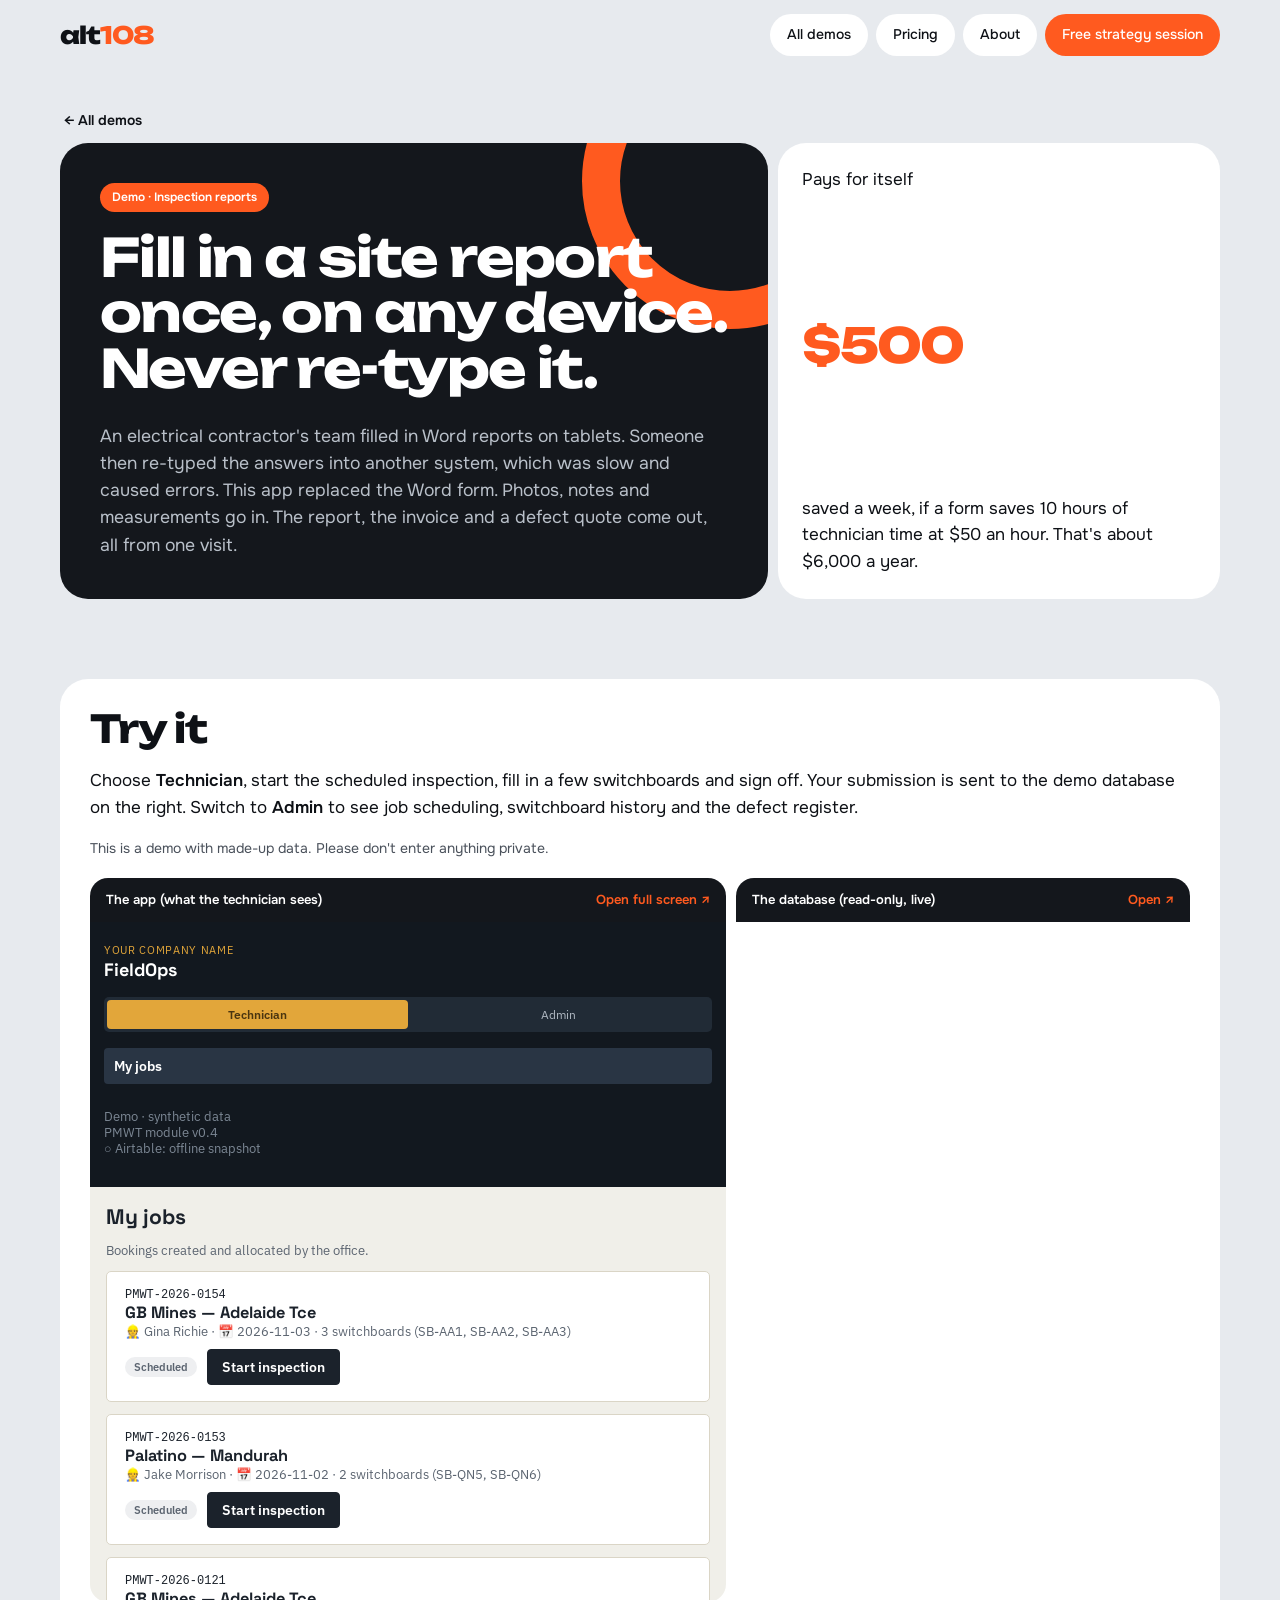
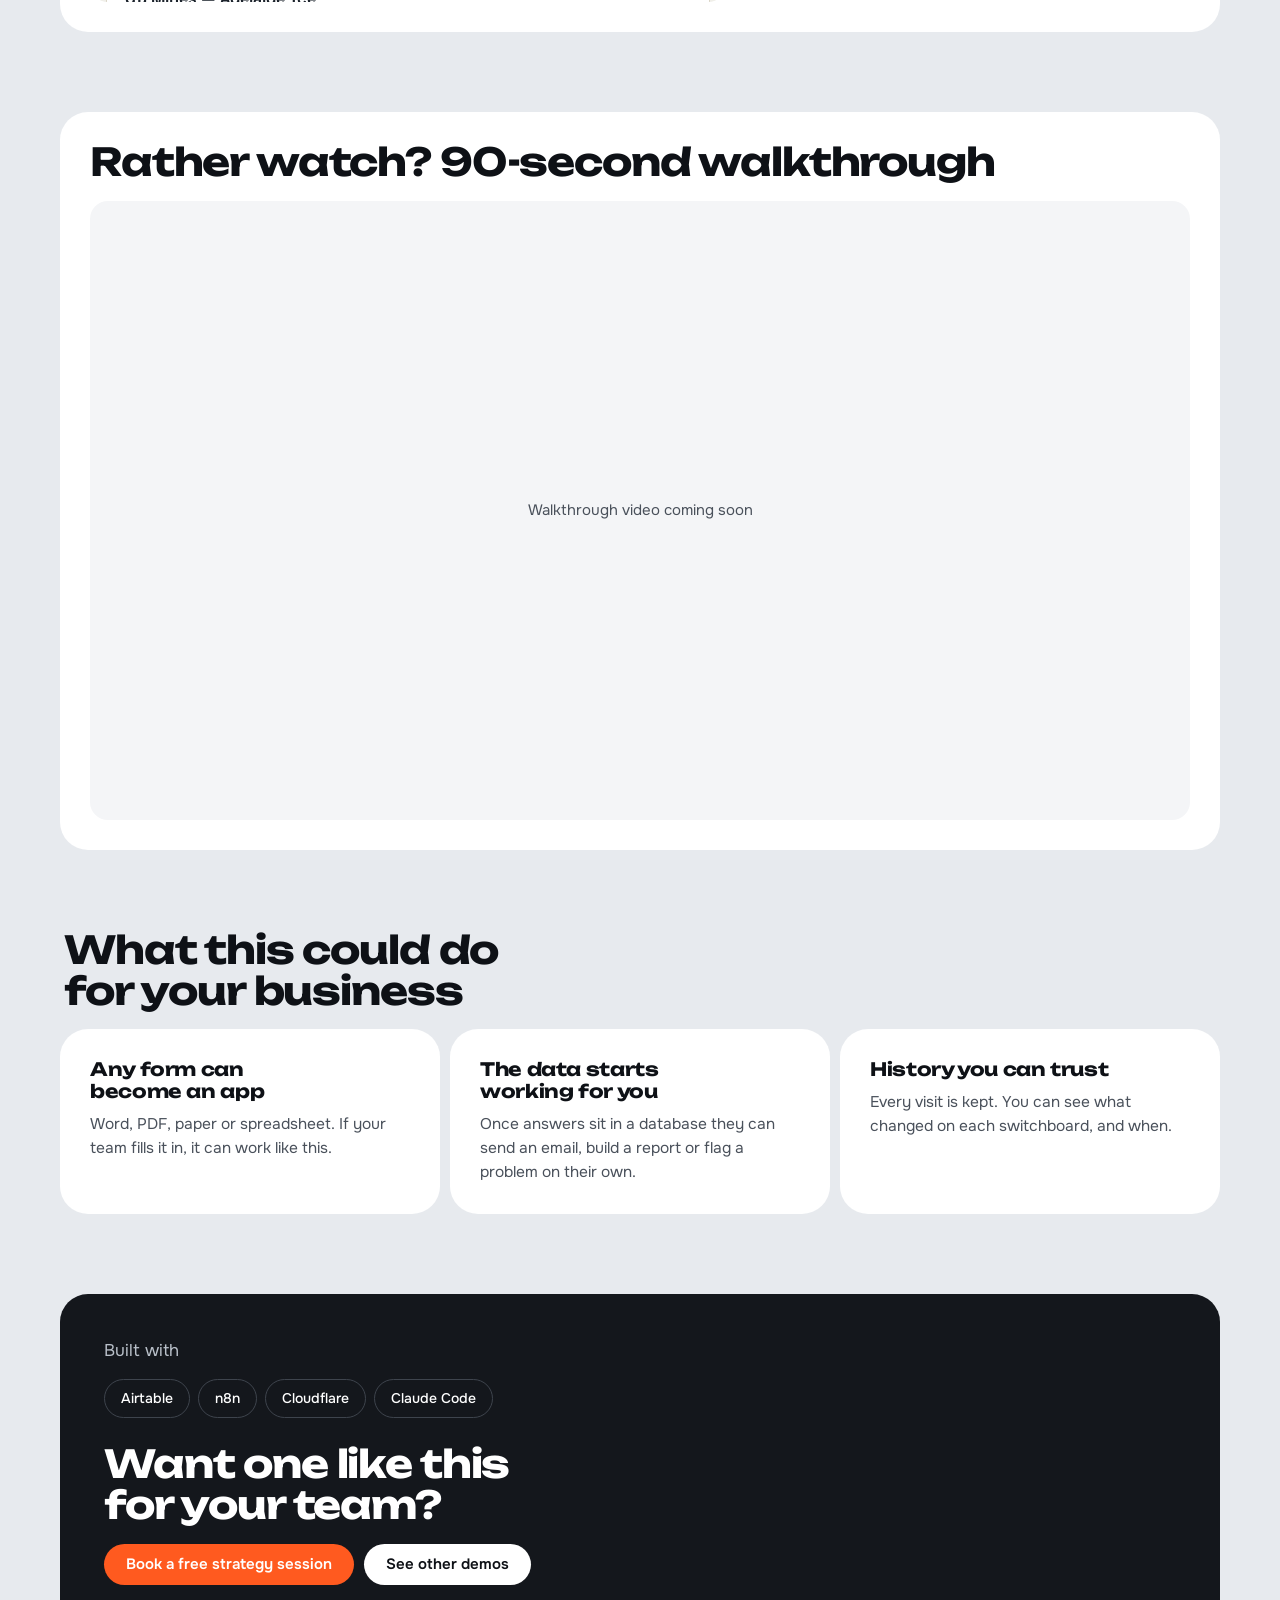
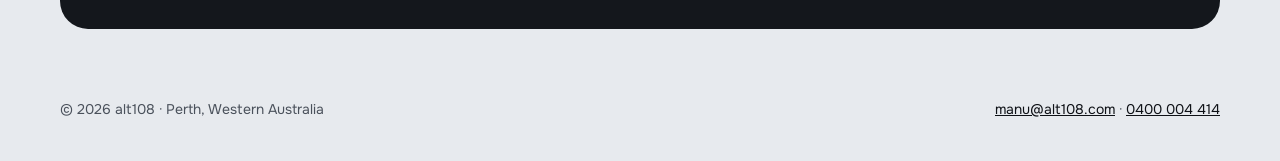
<file: inspector/index.html>
<!DOCTYPE html>
<html lang="en-AU">
<head>
  <meta charset="UTF-8">
  <meta name="viewport" content="width=device-width, initial-scale=1">
  <title>Inspection reports demo · alt108</title>
  <meta name="description" content="Try a live web app that replaces Word inspection reports for an electrical contractor. Answers go straight into a database.">
  <!-- "../" means "go up one folder", because this page sits inside its own folder -->
  <link rel="icon" href="../images/favicon.svg">
  <link href="https://fonts.googleapis.com/css2?family=Onest:wght@400;500;600;700&family=Unbounded:wght@600;700;800&display=swap" rel="stylesheet">
  <link rel="stylesheet" href="../css/style.css">
</head>
<body>

<!-- HEADER: same as the main page, but links point back to it with ../ -->
<header class="site-header">
  <div class="wrap">
    <a class="logo" href="../">alt<span>108</span></a>
    <button class="menu-toggle" aria-label="Open menu" aria-expanded="false">Menu</button>
    <nav class="menu">
      <a href="../#demos">All demos</a>
      <a href="../#pricing">Pricing</a>
      <a href="../#about">About</a>
      <a class="btn-orange" href="../#contact">Free strategy session</a>
    </nav>
  </div>
</header>

<main>

<!-- =================================================================
     DEMO PAGE LAYOUT (the same blocks on every demo page)
       1. Title tile + number tile   2. Try it
       3. Walkthrough video          4. What it could do for you
       5. Built with + button
     ================================================================= -->

<!-- 1. TITLE TILE + NUMBER TILE -->
<section>
  <div class="wrap">
    <div class="crumb"><a href="../#demos">← All demos</a></div>
    <div class="demo-hero-grid">
      <div class="tile dark">
        <span class="chip">Demo · Inspection reports</span>
        <h1 style="margin-top:18px">Fill in a site report once, on any device. Never re-type it.</h1>
        <p class="lead">
          An electrical contractor's team filled in Word reports on tablets. Someone then re-typed the
          answers into another system, which was slow and caused errors. This app replaced the Word form.
          Photos, notes and measurements go in. The report, the invoice and a defect quote come out, all from one visit.
        </p>
      </div>
      <div class="tile stat">
        <span>Pays for itself</span>
        <span class="big-number">$500</span>
        <span>saved a week, if a form saves 10 hours of technician time at $50 an hour. That's about $6,000 a year.</span>
      </div>
    </div>
  </div>
</section>

<!-- 2. TRY IT: the app on the left, the database on the right -->
<section>
  <div class="wrap">
    <div class="tile">
      <h2>Try it</h2>
      <p>
        Choose <b>Technician</b>, start the scheduled inspection, fill in a few switchboards and sign off.
        Your submission is sent to the demo database on the right. Switch to <b>Admin</b> to see job scheduling,
        switchboard history and the defect register.
      </p>
      <p class="note">This is a demo with made-up data. Please don't enter anything private.</p>
      <!-- When the nightly reset is switched on, add this line back:
      <p class="note">Demo data resets every night.</p> -->

      <div class="split">
        <div class="panel">
          <div class="panel-head">
            <span>The app (what the technician sees)</span>
            <a href="app.html" target="_blank" rel="noopener">Open full screen ↗</a>
          </div>
          <!-- The app itself lives in app.html in this same folder -->
          <iframe src="app.html" title="Inspection report demo app"></iframe>
        </div>

        <div class="panel">
          <div class="panel-head">
            <span>The database (read-only, live)</span>
            <a href="https://airtable.com/apppyGNVhFHkN0H21/shr8TomhB8UMWNC5a" target="_blank" rel="noopener">Open ↗</a>
          </div>
          <!-- Airtable read-only shared view. To change it: in Airtable click Share view,
               copy the link, and put "/embed" right after "airtable.com" -->
          <iframe src="https://airtable.com/embed/apppyGNVhFHkN0H21/shr8TomhB8UMWNC5a" title="Inspection results in Airtable (read-only)"></iframe>
        </div>
      </div>
    </div>
  </div>
</section>

<!-- 3. WALKTHROUGH VIDEO
     When your video is ready (YouTube or Loom), delete the placeholder <div>
     and paste the video's embed code inside <div class="video-box">. Example:
     <iframe src="https://www.youtube.com/embed/YOUR_VIDEO_ID" title="Walkthrough" allowfullscreen></iframe> -->
<section>
  <div class="wrap">
    <div class="tile">
      <h2>Rather watch? 90-second walkthrough</h2>
      <div class="video-box panel">
        <div class="placeholder">Walkthrough video coming soon</div>
      </div>
    </div>
  </div>
</section>

<!-- 4. WHAT IT COULD DO FOR YOU -->
<section>
  <div class="wrap">
    <div class="section-head"><h2>What this could do for your business</h2></div>
    <div class="facts">
      <div class="tile">
        <h3>Any form can become an app</h3>
        <p>Word, PDF, paper or spreadsheet. If your team fills it in, it can work like this.</p>
      </div>
      <div class="tile">
        <h3>The data starts working for you</h3>
        <p>Once answers sit in a database they can send an email, build a report or flag a problem on their own.</p>
      </div>
      <div class="tile">
        <h3>History you can trust</h3>
        <p>Every visit is kept. You can see what changed on each switchboard, and when.</p>
      </div>
    </div>
  </div>
</section>

<!-- 5. BUILT WITH + CALL TO ACTION -->
<section>
  <div class="wrap">
    <div class="tile dark cta-tile">
      <p style="margin:0;color:var(--soft-on-dark)">Built with</p>
      <ul class="built-with">
        <li>Airtable</li><li>n8n</li><li>Cloudflare</li><li>Claude Code</li>
      </ul>
      <h2>Want one like this for your team?</h2>
      <div class="btn-row">
        <a class="btn btn-orange" href="../#contact">Book a free strategy session</a>
        <a class="btn btn-white" href="../#demos">See other demos</a>
      </div>
    </div>
  </div>
</section>

</main>

<footer class="site-footer">
  <div class="wrap">
    <span>© <span class="year"></span> alt108 · Perth, Western Australia</span>
    <span><a href="mailto:manu@alt108.com">manu@alt108.com</a> · <a href="tel:+61400004414">0400 004 414</a></span>
  </div>
</footer>

<script src="../js/main.js?v=2"></script>
</body>
</html>
</file>
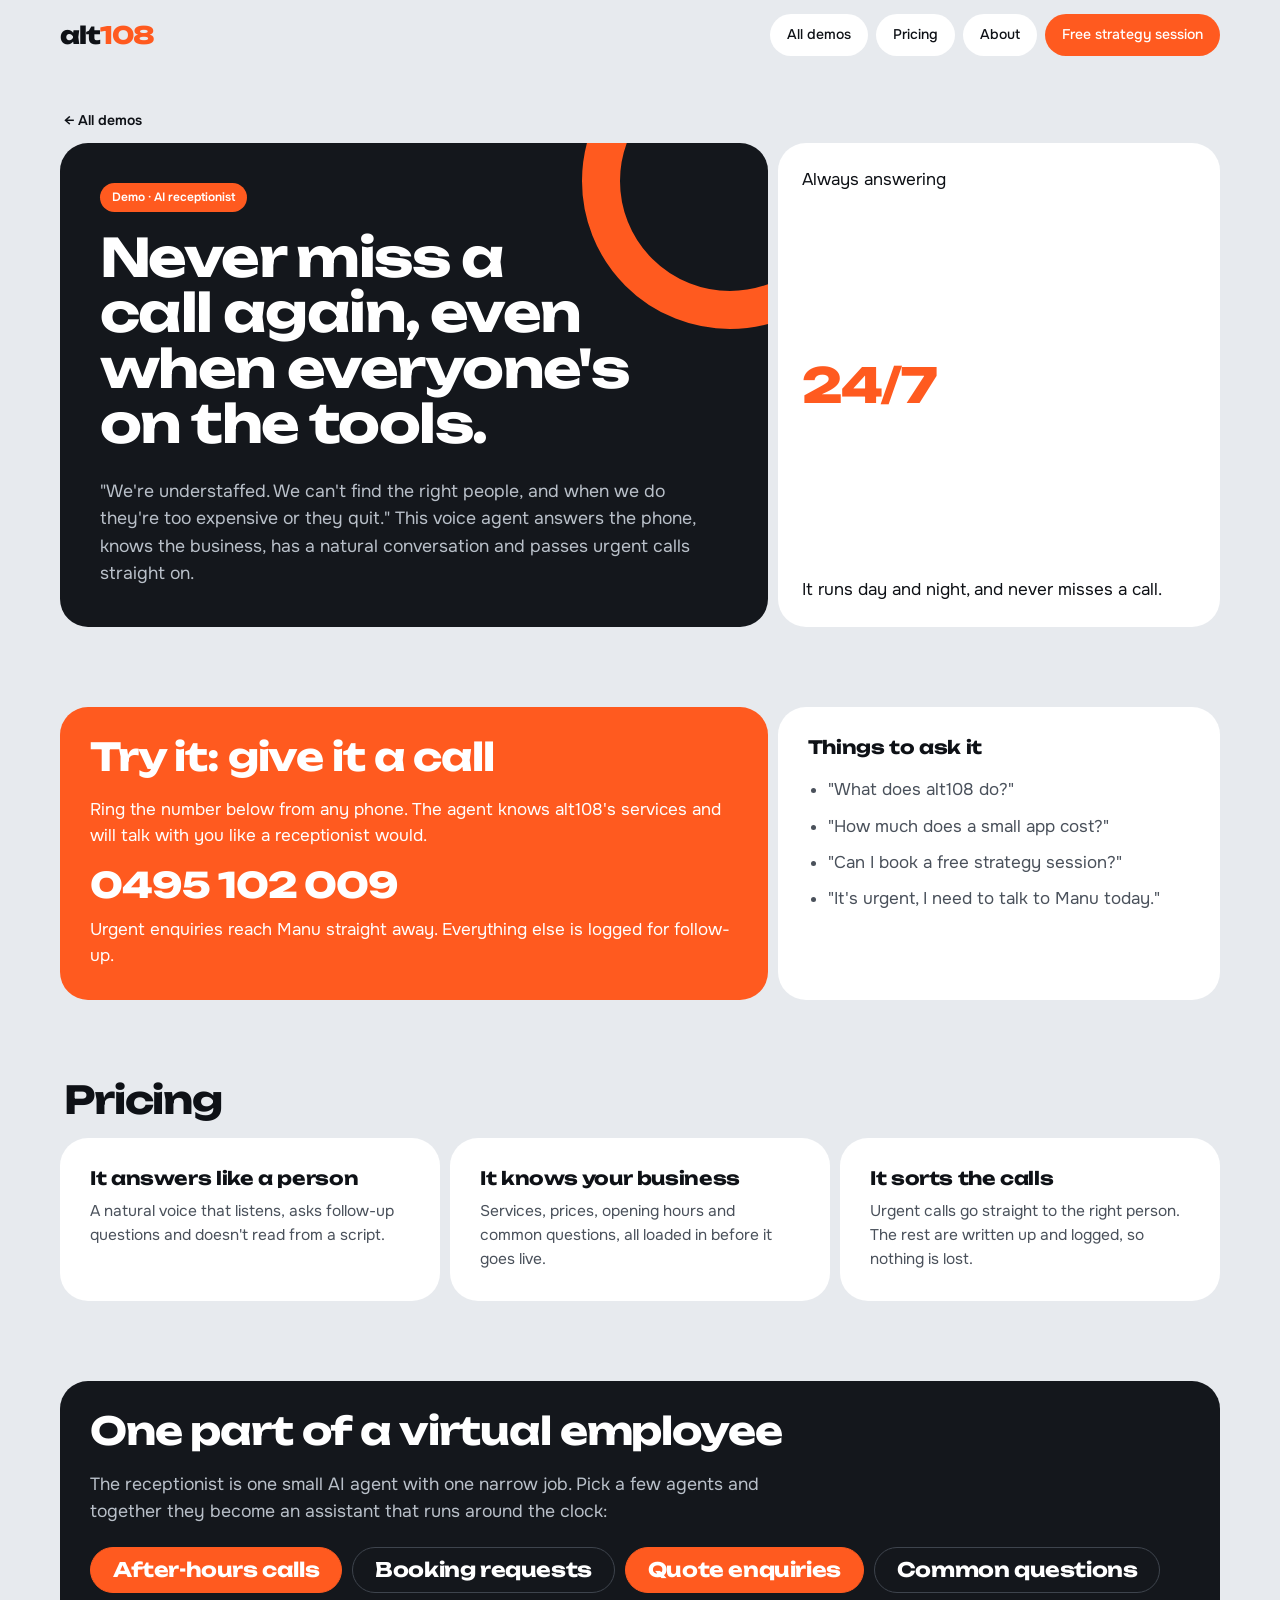
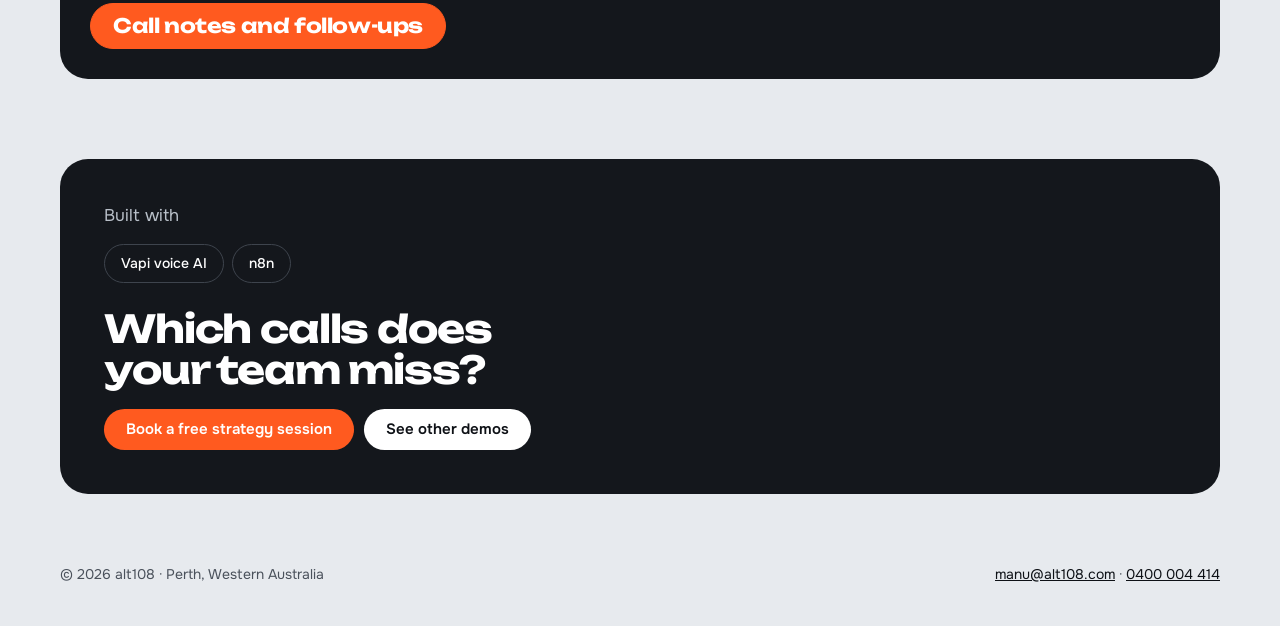
<file: receptionist/index.html>
<!DOCTYPE html>
<html lang="en-AU">
<head>
  <meta charset="UTF-8">
  <meta name="viewport" content="width=device-width, initial-scale=1">
  <title>AI receptionist demo · alt108</title>
  <meta name="description" content="Call a live AI voice receptionist that knows the business, talks naturally and passes urgent calls straight on.">
  <!-- "../" means "go up one folder", because this page sits inside its own folder -->
  <link rel="icon" href="../images/favicon.svg">
  <link href="https://fonts.googleapis.com/css2?family=Onest:wght@400;500;600;700&family=Unbounded:wght@600;700;800&display=swap" rel="stylesheet">
  <link rel="stylesheet" href="../css/style.css">
</head>
<body>

<!-- HEADER: same as the main page, but links point back to it with ../ -->
<header class="site-header">
  <div class="wrap">
    <a class="logo" href="../">alt<span>108</span></a>
    <button class="menu-toggle" aria-label="Open menu" aria-expanded="false">Menu</button>
    <nav class="menu">
      <a href="../#demos">All demos</a>
      <a href="../#pricing">Pricing</a>
      <a href="../#about">About</a>
      <a class="btn-orange" href="../#contact">Free strategy session</a>
    </nav>
  </div>
</header>

<main>

<!-- =================================================================
     DEMO PAGE LAYOUT (the same blocks on every demo page)
       1. Title tile + number tile   2. Try it
       3. Walkthrough video          4. What it could do for you
       5. Built with + button
     ================================================================= -->

<!-- 1. TITLE TILE + NUMBER TILE -->
<section>
  <div class="wrap">
    <div class="crumb"><a href="../#demos">← All demos</a></div>
    <div class="demo-hero-grid">
      <div class="tile dark">
        <span class="chip">Demo · AI receptionist</span>
        <h1 style="margin-top:18px">Never miss a call again, even when everyone's on the tools.</h1>
        <p class="lead">
          "We're understaffed. We can't find the right people, and when we do they're too expensive or they quit."
          This voice agent answers the phone, knows the business, has a natural conversation and
          passes urgent calls straight on.
        </p>
      </div>
      <div class="tile stat">
        <span>Always answering</span>
        <span class="big-number">24/7</span>
        <span>It runs day and night, and never misses a call.</span>
      </div>
    </div>
  </div>
</section>

<!-- 2. TRY IT: call the demo.
     To change the number, edit both the tel: link (+61 format, no spaces
     or leading 0) and the words you can see. It's on the home page demo card too. -->
<section>
  <div class="wrap demo-hero-grid">
    <div class="tile orange">
      <h2>Try it: give it a call</h2>
      <p>Ring the number below from any phone. The agent knows alt108's services and will talk with you like a receptionist would.</p>
      <a class="call-id" href="tel:+61495102009" style="color:#fff;text-decoration:none">0495 102 009</a>
      <p style="margin-top:12px">Urgent enquiries reach Manu straight away. Everything else is logged for follow-up.</p>
    </div>
    <div class="tile">
      <h3>Things to ask it</h3>
      <ul class="steps-list">
        <li>"What does alt108 do?"</li>
        <li>"How much does a small app cost?"</li>
        <li>"Can I book a free strategy session?"</li>
        <li>"It's urgent, I need to talk to Manu today."</li>
      </ul>
    </div>
  </div>
</section>

<!-- 3. Pricing -->
<section>
  <div class="wrap">
    <div class="section-head"><h2>Pricing</h2></div>
    <div class="facts">
      <div class="tile">
        <h3>It answers like a person</h3>
        <p>A natural voice that listens, asks follow-up questions and doesn't read from a script.</p>
      </div>
      <div class="tile">
        <h3>It knows your business</h3>
        <p>Services, prices, opening hours and common questions, all loaded in before it goes live.</p>
      </div>
      <div class="tile">
        <h3>It sorts the calls</h3>
        <p>Urgent calls go straight to the right person. The rest are written up and logged, so nothing is lost.</p>
      </div>
    </div>
  </div>
</section>

<!-- 4. WHAT IT COULD DO FOR YOU -->
<section>
  <div class="wrap">
    <div class="tile dark">
      <h2>One part of a virtual employee</h2>
      <p class="lead">The receptionist is one small AI agent with one narrow job. Pick a few agents and together they become an assistant that runs around the clock:</p>
      <ul class="outcomes">
        <li>After-hours calls</li>
        <li>Booking requests</li>
        <li>Quote enquiries</li>
        <li>Common questions</li>
        <li>Call notes and follow-ups</li>
      </ul>
    </div>
  </div>
</section>

<!-- 5. BUILT WITH + CALL TO ACTION -->
<section>
  <div class="wrap">
    <div class="tile dark cta-tile">
      <p style="margin:0;color:var(--soft-on-dark)">Built with</p>
      <ul class="built-with">
        <li>Vapi voice AI</li><li>n8n</li>
      </ul>
      <h2>Which calls does your team miss?</h2>
      <div class="btn-row">
        <a class="btn btn-orange" href="../#contact">Book a free strategy session</a>
        <a class="btn btn-white" href="../#demos">See other demos</a>
      </div>
    </div>
  </div>
</section>

</main>

<footer class="site-footer">
  <div class="wrap">
    <span>© <span class="year"></span> alt108 · Perth, Western Australia</span>
    <span><a href="mailto:manu@alt108.com">manu@alt108.com</a> · <a href="tel:+61400004414">0400 004 414</a></span>
  </div>
</footer>

<script src="../js/main.js"></script>
</body>
</html>
</file>
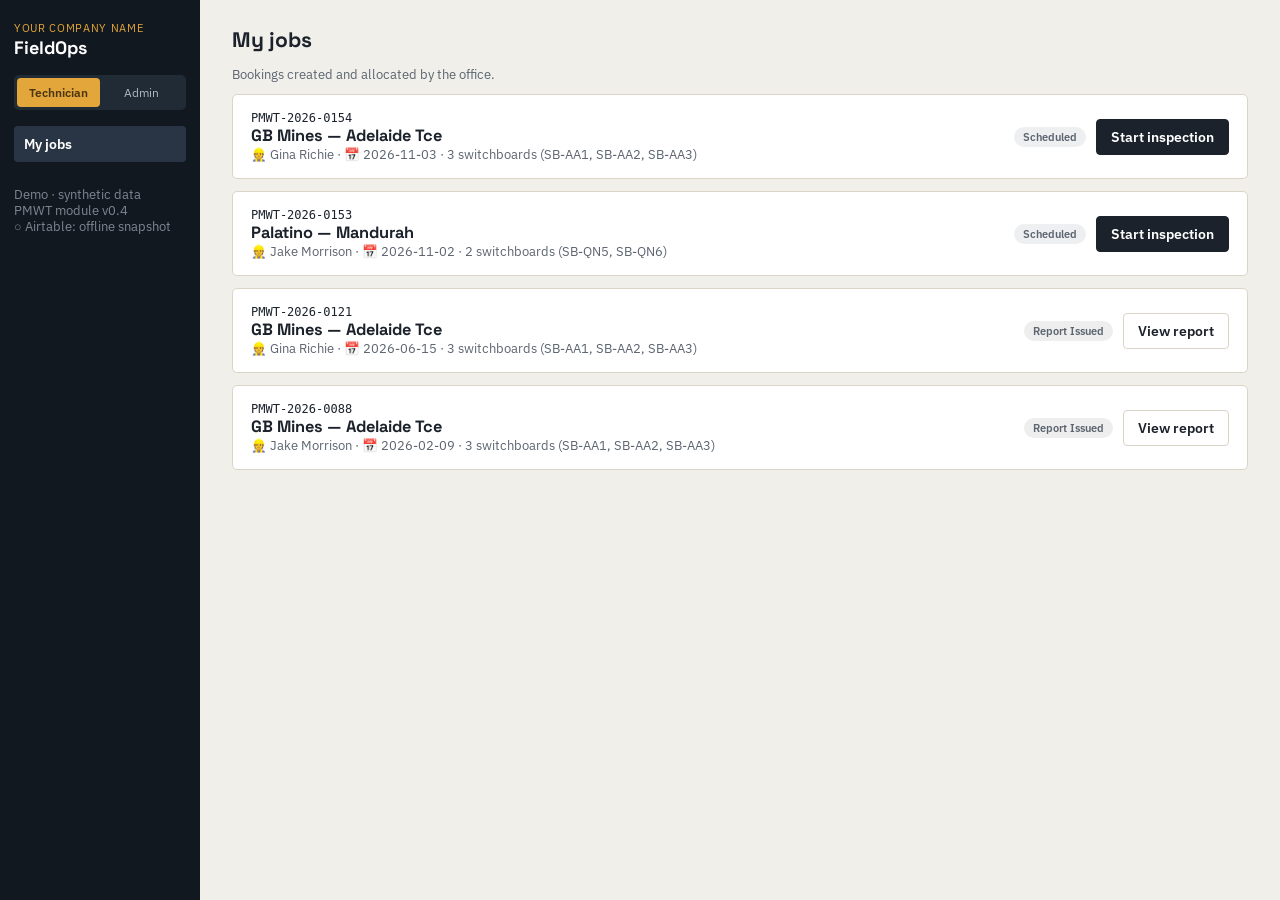
<file: inspector/app.html>
<!DOCTYPE html>
<html lang="en"><head><meta charset="UTF-8">
<meta name="viewport" content="width=device-width, initial-scale=1, viewport-fit=cover">
<title>FieldOps — PMWT Inspection</title>
<link href="https://fonts.googleapis.com/css2?family=Space+Grotesk:wght@500;700&family=IBM+Plex+Sans:wght@400;500;600&display=swap" rel="stylesheet">
<style>
:root{--bg:#F0EFE9;--sf:#fff;--ink:#1B222B;--soft:#5B6470;--line:#DAD5C6;--acc:#E2A63A;--pass:#2F7D4F;--pbg:#E7F2EA;--fail:#C1432E;--fbg:#FBEAE5;--navy:#12181F;padding-top:env(safe-area-inset-top,0px);padding-bottom:env(safe-area-inset-bottom,0px);box-sizing:border-box}
@media (prefers-color-scheme:dark){:root:not([data-theme="light"]){--bg:#F0EFE9}}
*{box-sizing:border-box}html,body{margin:0;height:100%}
body{background:var(--bg);color:var(--ink);font:14px 'IBM Plex Sans',sans-serif}
h2,h3,h4{font-family:'Space Grotesk',sans-serif;margin:0}
button{font:inherit;cursor:pointer}
#app{display:flex;min-height:100%}
.rail{width:200px;min-width:200px;background:var(--navy);color:#dfe3e8;padding:18px 14px;position:sticky;top:0;height:100vh;align-self:flex-start}
.rail h1{font:700 18px 'Space Grotesk';color:#fff;margin:0 0 2px}.rail small{color:var(--acc);font-size:11px;text-transform:uppercase;letter-spacing:.06em}
.role{display:flex;background:#212B36;border-radius:5px;padding:3px;margin:16px 0}
.role button{flex:1;background:none;border:0;color:#aeb6c0;padding:7px 2px;border-radius:4px;font-size:12px}
.role button.on{background:var(--acc);color:#4A3510;font-weight:600}
.nav button{display:block;width:100%;text-align:left;background:none;border:0;color:#c6ccd3;padding:9px 10px;border-radius:4px}
.nav button.on{background:#293544;color:#fff;font-weight:600}
main{flex:1;padding:26px 32px 70px;max-width:1100px}
.card{background:var(--sf);border:1px solid var(--line);border-radius:5px;padding:16px 18px;margin-bottom:12px}
.row{display:flex;gap:10px;align-items:center;flex-wrap:wrap}.sp{justify-content:space-between}
.mono{font-family:ui-monospace,monospace;font-size:12px}.soft{color:var(--soft);font-size:12.5px}
.badge{font-size:11px;font-weight:600;padding:3px 9px;border-radius:99px;background:#eee;color:var(--soft)}
.b-Scheduled{background:#EEEFF1}.b-InProgress{background:#FCEFDB;color:#95661A}.b-Submitted{background:#EAE6F7;color:#5D3FA8}
.btn{background:var(--ink);color:#fff;border:1px solid var(--ink);padding:8px 14px;border-radius:4px;font-weight:600}
.btn.s{background:none;color:var(--ink);border-color:var(--line)}.btn:disabled{opacity:.35;cursor:not-allowed}
.pills{display:flex;gap:6px;flex-wrap:wrap;margin:14px 0}
.pill{background:var(--sf);border:1.5px solid var(--line);border-radius:5px;padding:7px 12px;font-weight:500}
.pill.on{border-color:var(--ink);background:var(--ink);color:#fff}.pill.ok{border-color:var(--pass)}
table{width:100%;border-collapse:collapse;background:var(--sf);border:1px solid var(--line);margin-bottom:6px}
th{background:#546672;color:#fff;font:600 12px 'IBM Plex Sans';text-align:left;padding:8px 10px}
td{padding:7px 10px;border-bottom:1px solid var(--line);vertical-align:middle}
input[type=text],input[type=number],input[type=date],select,textarea{font:inherit;border:1px solid var(--line);border-radius:4px;padding:7px 8px;background:#fff;width:100%}
input[type=number]{width:62px}
.yn{display:flex;gap:6px}.yn button{flex:1;border:1.5px solid var(--line);background:#fff;border-radius:4px;padding:8px 0;font-weight:600;color:var(--soft);min-width:52px}
.yn .Y.on{background:var(--pbg);border-color:var(--pass);color:var(--pass)}.yn .N.on{background:var(--fbg);border-color:var(--fail);color:var(--fail)}
select.r-Defective{background:var(--fbg);border-color:var(--fail)}select.r-No\ issues{background:var(--pbg);border-color:var(--pass)}select.r-See\ Comments{background:#FCEFDB;border-color:var(--acc)}
.tag{font-size:10.5px;font-weight:700;padding:2px 6px;border-radius:3px;margin-left:6px}.tnew{background:var(--pbg);color:var(--pass)}.trem{background:var(--fbg);color:var(--fail)}
tr.gone td{opacity:.45;text-decoration:line-through}tr.gone td:last-child{text-decoration:none;opacity:1}
h3.sec{margin:20px 0 8px;font-size:14px;text-transform:uppercase;letter-spacing:.04em}
.note{background:#FFF7E3;border:1px solid #EBD79B;border-radius:5px;padding:10px 12px;font-size:12.5px;margin:10px 0}
.chip{display:inline-block;font-size:11px;padding:2px 7px;border-radius:3px;margin:0 4px 4px 0}.chip.Y{background:var(--pbg);color:var(--pass)}.chip.N{background:var(--fbg);color:var(--fail)}
.toast{position:fixed;bottom:22px;left:50%;transform:translateX(-50%);background:var(--navy);color:#fff;padding:10px 18px;border-radius:5px;opacity:0;transition:.25s;pointer-events:none}.toast.on{opacity:1}
#rep{background:#fff;border:1px solid var(--line);padding:32px 38px;max-width:800px;margin:0 auto}
#rep th{background:#546672}.orange{border-left:4px solid #F26522;padding-left:10px}
.condrow{display:flex;gap:6px;flex-wrap:wrap;margin-top:8px}
.condrow button{flex:1;min-width:110px;border:1.5px solid var(--line);background:#fff;border-radius:4px;padding:9px 4px;font-weight:600;color:var(--soft)}
.condrow button.bad.on{background:var(--fbg);border-color:var(--fail);color:var(--fail)}
.condrow button.good.on{background:var(--pbg);border-color:var(--pass);color:var(--pass)}
@media print{.rail,.no-print{display:none!important}main{padding:0}#rep{border:0;padding:0}body{background:#fff}}
@media (max-width:820px){.rail{position:static;height:auto;width:100%}#app{flex-direction:column}main{padding:16px}}
</style></head><body>
<div id="app"><nav class="rail"><small id="companyName">Your Company Name</small><h1>FieldOps</h1>
<div class="role"><button id="rt" class="on" onclick="setRole('tech')">Technician</button><button id="ra" onclick="setRole('admin')">Admin</button></div>
<div class="nav" id="nav"></div><p class="soft" style="color:#7C8794;margin-top:24px">Demo · synthetic data<br>PMWT module v0.4<br><span id="src"></span></p></nav>
<main id="v"></main></div><div class="toast" id="toast"></div>
<script>
/* Setup: WEBHOOK receives submitted inspections (n8n -> Airtable). CATALOG_URL reads clients, sites,
   switchboards and register items live from Airtable through a read-only n8n workflow. If the catalog
   cannot be reached the page falls back to the built-in snapshot below, so the demo never breaks. */
const WEBHOOK="https://alt108.app.n8n.cloud/webhook/5f2e224a-f3de-4a3c-80bb-2c4cefebd8cd";
const CATALOG_URL="https://alt108.app.n8n.cloud/webhook/fieldops-catalog";
const CHECKS=["Switchboard interior clean and tidy","Covers on and no exposed conductors","Legend in place and up to date","Emergency lighting logbook in place and up to date","PES 24/7 contact details visible","All RCDs / MCBs in active position"];
const DEF="No action required";
const CAT={Light:["LED","Regular","OldSkool","Ceiling","Floodlight"],Fan:["Ceiling","Exhaust"],Alarm:["Motion","Smoke"]};
const RESULTS=["No issues","Defective","N/A","See Comments"];
const CONDS=["Very Poor","Poor","Satisfactory","Above Average"];
const COMPANY="Your Company Name"; // change this per demo — it's the electrical contractor's own name shown in the top-left
const TN={L:"Light",F:"Fan",A:"Alarm"};
// Offline snapshot of the Airtable data: [client, site, [[switchboard, location, "T:Sub:Qty,..."]]]
const SNAP_RAW=[
["GB Mines","Adelaide Tce",[["SB-AA1","Entrance","L:LED:2,L:LED:3,F:Ceiling:4,F:Exhaust:4,F:Exhaust:4,F:Exhaust:4"],["SB-AA2","Foyer","L:LED:2,L:LED:2,F:Ceiling:1"],["SB-AA3","Toilet","L:LED:3,L:LED:2,A:Motion:3,L:Floodlight:4,L:Floodlight:4"]]],
["GB Mines","Fremantle",[["SB-QN1","Ground","L:LED:1,L:LED:2,L:Ceiling:3,F:Exhaust:4,F:Ceiling:3,F:Exhaust:2"],["SB-QN2","Level 1","L:LED:1,L:LED:3,F:Ceiling:2"],["SB-QN3","Level 2","L:LED:1,L:LED:7,A:Smoke:3,L:Floodlight:4,L:Floodlight:2"]]],
["Palatino","Malaga",[["SB-AA4","Entrance","F:Exhaust:1,F:Exhaust:2,F:Ceiling:3,F:Exhaust:4"],["SB-AA5","Foyer","F:Exhaust:5,F:Exhaust:6,L:LED:7"],["SB-AA6","Ground","L:LED:8,F:Ceiling:1,L:LED:9,L:LED:2,A:Motion:3,F:Exhaust:4,L:Floodlight:3,L:LED:4,F:Ceiling:5"]]],
["Palatino","Mandurah",[["SB-QN5","Level 2","F:Ceiling:2,L:LED:8"],["SB-QN6","Toilet","A:Smoke:1,A:Smoke:7,L:Floodlight:4,L:Floodlight:1"]]],
["Doc’sPizza","Kewsdale",[["SB-QN4","Level 1","L:Ceiling:4,F:Exhaust:3,F:Ceiling:3,F:Exhaust:5,L:LED:1,L:LED:65"]]]];
// Technician-assigned area names for the original GB Mines boards (other boards use their location as the area name).
const AREA={"SB-AA1":["Reception","Reception","Reception Ceiling","Male Toilet","Female Toilet","Store Room"],
 "SB-AA2":["Foyer North","Foyer South","Foyer Ceiling"],
 "SB-AA3":["Toilet Vanity","Toilet Cubicles","Toilet Corridor","Outside East","Outside West"],
 "SB-QN1":["Ground Office 1","Ground Office 2","Ground Corridor","Ground Toilet Exhaust","Ground Lunchroom","Ground Store"],
 "SB-QN2":["Level 1 Office","Level 1 Meeting Rm","Level 1 Ceiling"],
 "SB-QN3":["Level 2 Office A","Level 2 Office B","Level 2 Landing","Roof North","Roof South"]};
const lbl=x=>x.type+" - "+x.sub;
const mkItems=(id,loc,str)=>str.split(",").map((t,i)=>{const[a,b,c]=t.split(":");return{type:TN[a],sub:b,qty:+c,line:i+1,area:(AREA[id]&&AREA[id][i])||loc}});
function snapCatalog(){const m={};SNAP_RAW.forEach(([c,s,bs])=>{(m[c]=m[c]||{name:c,sites:[]}).sites.push({name:s,boards:bs.map(([id,loc,str])=>({id,loc,items:mkItems(id,loc,str)}))})});
 return{clients:Object.values(m),technicians:["Jake Morrison","Gina Richie"],jobNumbers:[]}}
function fromLive(d){return{clients:d.clients.map(c=>({name:c.name,sites:c.sites.map(s=>({name:s.name,boards:s.boards.map(b=>({id:b.name,loc:b.loc||"",items:b.items.map(i=>({type:i.type,sub:i.sub,qty:i.qty,line:i.line,area:i.area||(AREA[b.name]&&AREA[b.name][i.line-1])||b.loc||""}))}))}))})),technicians:d.technicians||[],jobNumbers:d.jobNumbers||[]}}
let DB=snapCatalog(),SRC="snapshot";
const techs=()=>DB.technicians&&DB.technicians.length?DB.technicians:["Jake Morrison","Gina Richie"];
const findSite=(c,s)=>{const cl=DB.clients.find(x=>x.name===c);return cl&&cl.sites.find(x=>x.name===s)};
const allBoardIds=()=>[...new Set(S.reg.map(r=>r.sb))].sort();
function pushItems(reg,b){b.items.forEach(i=>reg.push({id:b.id+"-"+i.line,sb:b.id,type:i.type,sub:i.sub,qty:i.qty,line:i.line,area:i.area,active:true,added:"2025-01-01",removed:null,note:""}))}
function ensureReg(reg,b){if(!reg.some(r=>r.sb===b.id))pushItems(reg,b)}
function seedReg(){const R=[];snapCatalog().clients[0].sites[0].boards.forEach(b=>pushItems(R,b)); // GB Mines > Adelaide Tce history
 R.push({id:"SB-AA3-6",sb:"SB-AA3",type:"Light",sub:"Regular",qty:2,line:6,area:"Toilet Block Annex",active:false,added:"2025-01-01",removed:"2026-06-15",note:"Removed on 2026-06-15 (PMWT-2026-0121)"});return R}
function newJob(id,num,date,tech,client,site,reg){const st=findSite(client,site);const sbs=st.boards.map(b=>({id:b.id,loc:b.loc}));st.boards.forEach(b=>ensureReg(reg,b));
 return{id,num,date,tech,client,site,sbs,status:"Scheduled",lines:[],gm:{},bc:{},cond:null}}
function nextNum(){const n=Math.max(0,...S.jobs.map(j=>+j.num.slice(-4)),...DB.jobNumbers.map(x=>+String(x).slice(-4)||0));return"PMWT-2026-"+String(n+1).padStart(4,"0")}
function snap(job,reg){ // copy the CURRENT register into this visit's own result rows
 const ids=job.sbs.map(s=>s.id);
 job.lines=reg.filter(x=>ids.includes(x.sb)&&x.added<=job.date&&(!x.removed||x.removed>=job.date)&&(x.active||x.removed>=job.date&&job.status!=="Scheduled")).map(x=>({id:job.id+"-"+x.id,sb:x.sb,reg:x.id,type:x.type,sub:x.sub,qty:x.qty,line:x.line,area:x.area,r:null,c:"",added:false,removed:false}));
 job.gm={};job.sbs.forEach(s=>{job.gm[s.id]=CHECKS.map(()=>({r:null,c:DEF}))});job.bc={};job.cond=null}
function past(id,num,date,tech,gmFail,lineOv,cond){const sbs=[{id:"SB-AA1",loc:"Entrance"},{id:"SB-AA2",loc:"Foyer"},{id:"SB-AA3",loc:"Toilet"}];
 const j={id,num,date,tech,client:"GB Mines",site:"Adelaide Tce",sbs,status:"Report Issued",cond};
 const reg=seedReg();
 j.lines=reg.filter(x=>x.added<=date&&(!x.removed||x.removed>=date)).map(x=>({id:id+"-"+x.id,sb:x.sb,reg:x.id,type:x.type,sub:x.sub,qty:x.qty,line:x.line,area:x.area,r:"No issues",c:"",added:false,removed:false}));
 j.gm={};sbs.forEach(s=>{j.gm[s.id]=CHECKS.map(()=>({r:"Yes",c:DEF}))});j.bc={};
 gmFail.forEach(([sb,i,c])=>{j.gm[sb][i]={r:"No",c}});
 lineOv.forEach(([lid,r,c,rem])=>{const l=j.lines.find(x=>x.reg===lid);if(l){l.r=r;l.c=c;if(rem)l.removed=true}});return j}
function initial(){const reg=seedReg();
 const jobs=[past("j1","PMWT-2026-0088","2026-02-09","Jake Morrison",[["SB-AA2",2,"Legend outdated after board rework. Update required."]],[["SB-AA1-4","Defective","One exhaust fan not running."]],"Poor"),
  past("j2","PMWT-2026-0121","2026-06-15","Gina Richie",[["SB-AA3",3,"Logbook missing from board."]],[["SB-AA3-4","See Comments","1 of 4 floodlights flickering, monitor."],["SB-AA3-6","N/A","Fittings removed by client.",true]],"Satisfactory")];
 jobs[0].bc["SB-AA2"]="Board reworked in January; legend not yet updated.";
 jobs.push(newJob("j3","PMWT-2026-0153","2026-11-02","Jake Morrison","Palatino","Mandurah",reg));
 jobs.push(newJob("j4","PMWT-2026-0154","2026-11-03","Gina Richie","GB Mines","Adelaide Tce",reg));
 return{reg,jobs,role:"tech",view:"jobs",jid:null,sb:null,hsb:"SB-AA1",nn:0,nj:{client:"",site:""}}}
let S;try{S=JSON.parse(localStorage.getItem("fo4"))}catch(e){}if(!S)S=initial();
const save=()=>{try{localStorage.setItem("fo4",JSON.stringify(S))}catch(e){}};
const $=id=>document.getElementById(id);const J=id=>S.jobs.find(j=>j.id===id);
const esc=s=>(s||"").replace(/[&<>"]/g,c=>({"&":"&amp;","<":"&lt;",">":"&gt;",'"':"&quot;"}[c]));
function toast(m){const t=$("toast");t.textContent=m;t.classList.add("on");clearTimeout(toast.t);toast.t=setTimeout(()=>t.classList.remove("on"),2400)}
function go(view,o={}){Object.assign(S,{view},o);render()}
function setRole(r){S.role=r;S.view=r==="tech"?"jobs":"admin";render()}
const lines=(j,sb)=>j.lines.filter(l=>l.sb===sb).sort((a,b)=>a.line-b.line);
const boardDone=(j,sb)=>j.gm[sb].every(g=>g.r&&(g.r==="Yes"||g.c.trim()))&&lines(j,sb).every(l=>l.removed||(l.r&&(l.r==="No issues"||l.r==="N/A"||l.c.trim())));
const progress=j=>j.sbs.filter(s=>boardDone(j,s.id)).length;

/* ---------- Technician ---------- */
function vJobs(){let h=`<h2>My jobs</h2><p class="soft">Bookings created and allocated by the office.</p>`;
 S.jobs.slice().sort((a,b)=>b.date.localeCompare(a.date)).forEach(j=>{
 h+=`<div class="card row sp"><div><div class="mono">${j.num}</div><h3>${esc(j.client)} — ${esc(j.site)}</h3><div class="soft">👷 ${j.tech} · 📅 ${j.date} · ${j.sbs.length} switchboard${j.sbs.length===1?"":"s"} (${j.sbs.map(s=>s.id).join(", ")})</div></div>
 <div class="row"><span class="badge b-${j.status.replace(/ /g,"")}">${j.status}</span>${j.status==="Scheduled"?`<button class="btn" onclick="startJob('${j.id}')">Start inspection</button>`:j.status==="In Progress"?`<button class="btn" onclick="go('form',{jid:'${j.id}',sb:'${j.sbs[0].id}'})">Continue (${progress(j)}/${j.sbs.length})</button>`:`<button class="btn s" onclick="go('report',{jid:'${j.id}'})">View report</button>`}</div></div>`});
 return h}
function startJob(id){const j=J(id);snap(j,S.reg);j.status="In Progress";save();go("form",{jid:id,sb:j.sbs[0].id});toast("Blank form created from this site's switchboard register")}
function vForm(){const j=J(S.jid);let sb=S.sb;if(!j.sbs.some(s=>s.id===sb))sb=S.sb=j.sbs[0].id;
 let h=`<div class="soft"><a href="#" onclick="go('jobs');return false">My jobs</a> / ${j.num}</div><h2>PMWT inspection — ${esc(j.site)}</h2>
 <div class="soft">${esc(j.client)} · ${j.tech} · ${j.date} · ${progress(j)} of ${j.sbs.length} switchboards complete</div>
 <div class="note">This form was built fresh from the site's <b>current</b> switchboard register. Anything you add, remove or change below applies to this visit's report only; the register updates for <b>future</b> visits when you submit. Past reports never change.</div>
 <div class="card"><b>Overall condition of electrical system</b><div class="condrow">${CONDS.map(c=>`<button class="${(c==="Very Poor"||c==="Poor")?"bad":"good"} ${j.cond===c?"on":""}" onclick="setCond('${c}')">${c}</button>`).join("")}</div></div>
 <div class="pills">${j.sbs.map(s=>`<button class="pill ${sb===s.id?"on":boardDone(j,s.id)?"ok":""}" onclick="S.sb='${s.id}';render()">${boardDone(j,s.id)?"✓ ":""}${s.id}</button>`).join("")}</div>`;
 const b=j.sbs.find(s=>s.id===sb);
 h+=`<h3>SWITCHBOARD NAME: ${b.id} &nbsp;·&nbsp; LOCATION: ${b.loc}</h3>
 <h3 class="sec">Part 1 — General maintenance</h3><table><tr><th>Check</th><th style="width:150px">Yes / No</th><th style="width:36%">Comments</th></tr>
 ${CHECKS.map((c,i)=>{const g=j.gm[sb][i];return`<tr><td>${c}</td><td><div class="yn"><button class="Y ${g.r==="Yes"?"on":""}" onclick="gm(${i},'Yes')">Yes</button><button class="N ${g.r==="No"?"on":""}" onclick="gm(${i},'No')">No</button></div></td>
 <td><input type="text" value="${esc(g.c)}" placeholder="${g.r==="No"?"Describe the issue (required)":""}" oninput="j_gc(${i},this.value)"></td></tr>`}).join("")}</table>
 <h3 class="sec">Part 2 — Inspection report (items connected to this switchboard)</h3>
 <table><tr><th>Area name</th><th>Item</th><th style="width:70px">Qty</th><th style="width:150px">Result</th><th style="width:28%">Comments</th><th style="width:70px"></th></tr>
 ${lines(j,sb).map(l=>`<tr class="${l.removed?"gone":""}">
 <td><input type="text" value="${esc(l.area)}" placeholder="e.g. Office 1" ${l.removed?"disabled":""} oninput="la('${l.id}',this.value)"></td>
 <td>${lbl(l)}${l.added?'<span class="tag tnew">NEW</span>':""}${l.removed?'<span class="tag trem">REMOVED</span>':""}</td>
 <td><input type="number" min="0" value="${l.qty}" ${l.removed?"disabled":""} onchange="lq('${l.id}',this.value)"></td>
 <td><select class="r-${l.r||""}" ${l.removed?"disabled":""} onchange="lr('${l.id}',this.value)"><option value="">Select…</option>${RESULTS.map(r=>`<option ${l.r===r?"selected":""}>${r}</option>`).join("")}</select></td>
 <td><input type="text" ${l.removed?"disabled":""} value="${esc(l.c)}" placeholder="${l.r==="Defective"||l.r==="See Comments"?"Comment required":""}" oninput="lc('${l.id}',this.value)"></td>
 <td>${l.removed?`<button class="btn s" onclick="rm('${l.id}')">Undo</button>`:`<button class="btn s" title="No longer connected" onclick="rm('${l.id}')">Remove</button>`}</td></tr>`).join("")}</table>
 <div class="card row"><b>Found something new?</b><input type="text" id="na" placeholder="Area name" style="width:140px"><select id="nt" style="width:110px" onchange="fillSub()">${Object.keys(CAT).map(t=>`<option>${t}</option>`).join("")}</select><select id="ns" style="width:130px"></select><input type="number" id="nq" min="1" value="1"><button class="btn s" onclick="addItem()">+ Add to this board</button></div>
 <h3 class="sec">Board comments</h3><textarea rows="3" oninput="S.jobs.find(x=>x.id==S.jid).bc['${sb}']=this.value;save()" placeholder="General notes for this switchboard">${esc(j.bc[sb])}</textarea>
 <div class="row" style="margin-top:18px"><button class="btn" ${(progress(j)<j.sbs.length||!j.cond)?"disabled":""} onclick="submitJob()">Complete inspection &amp; sign off</button><span class="soft">${!j.cond?"Select the overall system condition above.":progress(j)<j.sbs.length?"Every switchboard needs all checks answered (comments required for No / Defective / See Comments).":"Ready to submit."}</span></div>`;
 return h}
const setCond=c=>{J(S.jid).cond=c;save();render()};
const gm=(i,r)=>{const g=J(S.jid).gm[S.sb][i];g.r=r;if(r==="No"&&g.c===DEF)g.c="";if(r==="Yes"&&!g.c.trim())g.c=DEF;save();render()};
const j_gc=(i,v)=>{J(S.jid).gm[S.sb][i].c=v;save()};
const L=id=>J(S.jid).lines.find(l=>l.id===id);
const la=(id,v)=>{L(id).area=v;save()};
const lr=(id,v)=>{L(id).r=v||null;save();render()};const lc=(id,v)=>{L(id).c=v;save()};const lq=(id,v)=>{L(id).qty=Math.max(0,+v||0);save()};
const rm=id=>{const l=L(id);l.removed=!l.removed;if(l.removed){l.r="N/A";if(!l.c)l.c="Removed – no longer connected"}else{l.r=null;l.c=""}save();render()};
function fillSub(){$("ns").innerHTML=CAT[$("nt").value].map(s=>`<option>${s}</option>`).join("")}
function addItem(){const j=J(S.jid),t=$("nt").value,s=$("ns").value,q=Math.max(1,+$("nq").value||1),area=$("na").value.trim()||"New area";const n=Math.max(0,...lines(j,S.sb).map(l=>l.line))+1;
 j.lines.push({id:j.id+"-n"+(++S.nn),sb:S.sb,reg:null,type:t,sub:s,qty:q,line:n,area,r:null,c:"",added:true,removed:false});save();render();toast("Added to this report. It joins the register on submit.")}
function submitJob(){const j=J(S.jid);
 j.lines.forEach(l=>{if(l.added&&!l.reg){const id="R"+Date.now()+l.id;S.reg.push({id,sb:l.sb,type:l.type,sub:l.sub,qty:l.qty,line:l.line,area:l.area,active:true,added:j.date,removed:null,note:`Added on site ${j.date} (${j.num})`});l.reg=id}
 else if(l.reg){const x=S.reg.find(r=>r.id===l.reg);if(!x)return;if(l.removed){x.active=false;x.removed=j.date;x.note=`Removed on ${j.date} (${j.num})`}else{if(x.qty!==l.qty){x.note=`Qty ${x.qty} → ${l.qty} on ${j.date} (${j.num})`;x.qty=l.qty}if(l.area&&l.area!==x.area){x.note=(x.note?x.note+"; ":"")+`Renamed to "${l.area}" on ${j.date}`;x.area=l.area}}}});
 j.status="Submitted";save();
 if(WEBHOOK){fetch(WEBHOOK,{method:"POST",headers:{"Content-Type":"application/json"},body:JSON.stringify(exportPayload(j))}).then(()=>toast("Submitted and sent to Airtable via n8n.")).catch(()=>toast("Submitted here, but the n8n webhook could not be reached."))}
 else{toast("Submitted. Register updated for future visits.")}
 go("report",{jid:j.id})}
function exportPayload(j){return{job:{jobNumber:j.num,client:j.client,site:j.site,technician:j.tech,date:j.date,status:j.status,overallCondition:j.cond},
 generalMaintenance:j.sbs.flatMap(s=>j.gm[s.id].map((g,i)=>({switchboard:s.id,check:CHECKS[i],result:g.r,comment:g.c}))),
 itemResults:j.lines.map(l=>({switchboard:l.sb,area:l.area,item:lbl(l),qty:l.qty,result:l.r,comment:l.c,addedOnSite:!!l.added,removedOnSite:!!l.removed})),
 boardComments:j.sbs.filter(s=>(j.bc[s.id]||"").trim()).map(s=>({switchboard:s.id,comment:j.bc[s.id].trim()})),
 timeclocks:[]}} // Timeclocks retired from this form — always sent empty so n8n's Timeclock Results step simply does nothing
function copyJson(){const t=JSON.stringify(exportPayload(J(S.jid)),null,1);
 try{navigator.clipboard.writeText(t).then(()=>toast("Copied — paste into an n8n Manual trigger to test your mapping."))}
 catch(e){toast("Copy not available in this browser context")}}
/* ---------- Admin ---------- */
function vAdmin(){const nj=S.nj=S.nj||{client:"",site:""};
 const cl=DB.clients.find(c=>c.name===nj.client);const st=cl&&cl.sites.find(s=>s.name===nj.site);
 let h=`<h2>Jobs &amp; scheduling</h2><div class="card"><div class="row sp"><b>New PMWT booking</b><span class="badge" title="${SRC==="live"?"Clients and sites were just read from Airtable":"Could not reach Airtable, showing the built-in snapshot"}">${SRC==="live"?"● Live from Airtable":"○ Offline snapshot"}</span></div>
 <div class="row" style="margin-top:10px"><select id="jc" style="width:190px" onchange="pickClient(this.value)"><option value="">1. Select client…</option>${DB.clients.map(c=>`<option ${c.name===nj.client?"selected":""}>${esc(c.name)}</option>`).join("")}</select>
 <select id="js" style="width:190px" ${cl?"":"disabled"} onchange="pickSite(this.value)"><option value="">2. Select site…</option>${cl?cl.sites.map(s=>`<option ${s.name===nj.site?"selected":""}>${esc(s.name)}</option>`).join(""):""}</select></div>
 ${st?`<div class="note">Job <b class="mono">${nextNum()}</b> will be created for <b>${esc(nj.client)} — ${esc(nj.site)}</b> with <b>${st.boards.length} switchboard${st.boards.length===1?"":"s"}</b>: ${st.boards.map(b=>`${b.id} (${esc(b.loc)}, ${b.items.length} item lines)`).join(" · ")}. The technician's form is filled from these boards' registers.</div>`:`<p class="soft" style="margin:10px 0 0">Choose a client, then one of that client's sites.</p>`}
 <div class="row" style="margin-top:10px"><input type="date" id="jd" style="width:150px" value="${new Date().toISOString().slice(0,10)}"><select id="jt" style="width:170px">${techs().map(t=>`<option>${esc(t)}</option>`).join("")}</select><button class="btn" ${st?"":"disabled"} onclick="addJob()">Create job &amp; allocate</button></div></div>`;
 S.jobs.slice().sort((a,b)=>b.date.localeCompare(a.date)).forEach(j=>h+=`<div class="card row sp"><div><span class="mono">${j.num}</span> · ${esc(j.client)} — ${esc(j.site)} · ${j.date} · ${j.tech}<div class="soft">${j.sbs.length} switchboard${j.sbs.length===1?"":"s"}: ${j.sbs.map(s=>s.id).join(", ")}</div></div><div class="row"><span class="badge b-${j.status.replace(/ /g,"")}">${j.status}</span>${["Submitted","Report Issued"].includes(j.status)?`<button class="btn s" onclick="go('report',{jid:'${j.id}'})">Report</button>`:""}<button class="btn s" style="background:#b42318;color:#fff" title="Delete this job" onclick="deleteJob('${j.id}')">Delete</button></div></div>`);
 const act=S.reg.filter(r=>r.active).length;
 return h+`<p class="soft">Register held in this browser: ${act} active items across ${new Set(S.reg.map(r=>r.sb)).size} switchboards (${S.reg.length-act} retired, kept for history).</p>
 <div class="card"><b>Connecting to Airtable</b><p class="soft" style="margin-top:6px">Clients, sites, switchboards and register items are read live from Airtable through a read-only n8n workflow (<span class="mono">CATALOG_URL</span>), and each submitted inspection is sent back through <span class="mono">WEBHOOK</span>. If Airtable cannot be reached, the page falls back to a built-in snapshot and the badge above shows "Offline snapshot".</p></div>
 <div class="card"><b>Reset demo data</b><p class="soft" style="margin-top:6px">Clears every job and register copy stored in this browser and starts fresh with the original seed data, then re-reads the catalog from Airtable — use this before a client demo so old test submissions don't show up. It does not touch anything already sent to Airtable.</p><button class="btn" style="margin-top:8px;background:#b42318" onclick="resetDemo()">Reset demo data</button></div>`}
const pickClient=v=>{S.nj={client:v,site:""};render()};
const pickSite=v=>{S.nj.site=v;render()};
function resetDemo(){if(!confirm("This clears all jobs and history saved in this browser and starts over with fresh demo data. Continue?"))return;localStorage.removeItem("fo4");location.reload()}
function deleteJob(id){const j=J(id);if(!j)return;if(!confirm(`Delete job ${j.num} (${j.date})? This only removes it from this browser's demo data — it does NOT delete anything already sent to Airtable. Delete dummy/test jobs there separately in Airtable itself.`))return;S.jobs=S.jobs.filter(x=>x.id!==id);save();render();toast("Job deleted from this browser's demo data.")}
function addJob(){const nj=S.nj||{};const st=findSite(nj.client,nj.site);if(!st){toast("Select a client and a site first.");return}
 const j=newJob("j"+Date.now(),nextNum(),$("jd").value,$("jt").value,nj.client,nj.site,S.reg);S.jobs.push(j);save();render();toast(`Job ${j.num} created with ${j.sbs.length} switchboard${j.sbs.length===1?"":"s"}. The technician sees it on their list.`)}
function vHist(){const sb=S.hsb;const ids=allBoardIds();let h=`<h2>Switchboard history</h2><div class="row"><span class="soft">Switchboard</span><select style="width:140px" onchange="S.hsb=this.value;render()">${ids.map(s=>`<option ${s===sb?"selected":""}>${s}</option>`).join("")}</select></div>`;
 h+=`<h3 class="sec">Register (what is connected now, and what changed)</h3><table><tr><th>Area</th><th>Item</th><th>Qty</th><th>Status</th><th>Added</th><th>Removed</th><th>Note</th></tr>${S.reg.filter(r=>r.sb===sb).sort((a,b)=>a.line-b.line).map(r=>`<tr style="${r.active?"":"opacity:.55"}"><td>${esc(r.area)}</td><td>${lbl(r)}</td><td>${r.qty}</td><td>${r.active?"Active":"Retired"}</td><td>${r.added}</td><td>${r.removed||"—"}</td><td class="soft">${r.note}</td></tr>`).join("")}</table>`;
 S.jobs.filter(j=>["Submitted","Report Issued"].includes(j.status)&&j.gm[sb]).sort((a,b)=>b.date.localeCompare(a.date)).forEach(j=>{
  h+=`<div class="card"><div class="row sp"><b>${j.date}</b> <span class="badge">${j.cond||"—"}</span><span class="soft">${j.num} · ${j.tech}</span></div><div style="margin:8px 0">${j.gm[sb].map((g,i)=>`<span class="chip ${g.r==="Yes"?"Y":"N"}" title="${esc(g.c)}">${CHECKS[i].split(" ").slice(0,3).join(" ")}: ${g.r}</span>`).join("")}</div>
  <table><tr><th>Area</th><th>Item (as at this visit)</th><th>Qty</th><th>Result</th><th>Comment</th></tr>${lines(j,sb).map(l=>`<tr><td>${esc(l.area)}</td><td>${lbl(l)}${l.added?'<span class="tag tnew">NEW</span>':""}${l.removed?'<span class="tag trem">REMOVED</span>':""}</td><td>${l.qty}</td><td>${l.r}</td><td class="soft">${esc(l.c)}</td></tr>`).join("")}</table></div>`});
 return h}
function defects(){const d=[];S.jobs.filter(j=>["Submitted","Report Issued"].includes(j.status)).forEach(j=>j.sbs.forEach(s=>{j.gm[s.id].forEach((g,i)=>g.r==="No"&&d.push({j,sb:s.id,t:CHECKS[i],c:g.c}));lines(j,s.id).forEach(l=>l.r==="Defective"&&d.push({j,sb:s.id,t:esc(l.area)+" — "+lbl(l)+" x"+l.qty,c:l.c}))}));return d}
function vDef(){const d=defects();return`<h2>Defect register</h2><p class="soft">Raised automatically from every "No" (Part 1) and "Defective" (Part 2), across all visits.</p><table><tr><th>Visit</th><th>Board</th><th>Item</th><th>Comment</th></tr>${d.map(x=>`<tr><td class="mono">${x.j.date}<br>${x.j.num}</td><td>${x.sb}</td><td>${x.t}</td><td>${esc(x.c)}</td></tr>`).join("")||'<tr><td colspan="4">None</td></tr>'}</table>`}
function vReport(){const j=J(S.jid);let h=`<div class="row no-print" style="margin-bottom:12px"><button class="btn s" onclick="go('${S.role==="tech"?"jobs":"admin"}')">← Back</button><button class="btn" onclick="print()">🖨 Print / Save as PDF</button><button class="btn s" onclick="copyJson()">Copy inspection data (JSON)</button></div><div id="rep">
 <div class="orange"><h2>PREVENTATIVE MAINTENANCE<br>INSPECTION REPORT ${j.date}</h2></div>
 <p><b>SITE NAME</b> ${esc(j.site)} &nbsp; <b>CLIENT</b> ${esc(j.client)} &nbsp; <b>SERVICE JOB #</b> ${j.num} &nbsp; <b>TECHNICIAN</b> ${j.tech}</p>
 <p><b>OVERALL CONDITION OF ELECTRICAL SYSTEM:</b> ${CONDS.map(c=>c===j.cond?`<span style="background:#FFD966;padding:2px 8px;font-weight:700">✓ ${c}</span>`:`<span class="soft">${c}</span>`).join(" &nbsp; ")}</p>`;
 j.sbs.forEach(s=>{
 h+=`<hr><p><b>SWITCHBOARD NAME:</b> ${s.id} &nbsp; <b>LOCATION:</b> ${s.loc}</p>
 <h4>GENERAL MAINTENANCE</h4><table><tr><th>Check</th><th>YES/NO</th><th>Comments</th></tr>${j.gm[s.id].map((g,i)=>`<tr><td>${CHECKS[i]}</td><td style="background:${g.r==="Yes"?"#E2EFDA":"#FFD966"}">${g.r}</td><td>${g.r==="No"?"See comments: ":""}${esc(g.c)}</td></tr>`).join("")}</table>
 <h4>INSPECTION REPORT</h4><table><tr><th>Area</th><th>Item</th><th>Operational (Yes/No)</th><th>Issues</th><th>Action</th></tr>${lines(j,s.id).map(l=>{const na=l.r==="N/A";return`<tr${l.removed?' style="opacity:.6"':""}><td>${esc(l.area)}</td><td>${lbl(l)} x${l.qty}${l.added?" (new)":""}${l.removed?" (removed)":""}</td><td>${na?"N/A":l.r==="Defective"?"No":"Yes"}</td><td>${na?"N/A":l.r==="No issues"?"No Issues":l.r}</td><td>${l.c?esc(l.c):"N/A"}</td></tr>`}).join("")}</table>
 <h4>COMMENTS</h4><p class="soft">${esc(j.bc[s.id])||"—"}</p>`});return h+"</div>"}
function render(){const t=S.role==="tech";$("rt").classList.toggle("on",t);$("ra").classList.toggle("on",!t);
 const items=t?[["jobs","My jobs"]]:[["admin","Jobs & scheduling"],["hist","Switchboard history"],["def","Defect register"]];
 $("nav").innerHTML=items.map(([k,l])=>`<button class="${S.view===k||(k==="jobs"&&S.view==="form")?"on":""}" onclick="go('${k}')">${l}</button>`).join("");
 $("v").innerHTML={jobs:vJobs,form:vForm,admin:vAdmin,hist:vHist,def:vDef,report:vReport}[S.view]();
 $("src").textContent=SRC==="live"?"● Airtable: live":"○ Airtable: offline snapshot";
 if($("nt"))fillSub();save()}
function loadCatalog(){if(!CATALOG_URL)return;fetch(CATALOG_URL,{cache:"no-store"}).then(r=>{if(!r.ok)throw 0;return r.json()}).then(d=>{if(!d||!d.clients||!d.clients.length)throw 0;DB=fromLive(d);SRC="live";if(S.view==="admin"||S.view==="jobs")render();else $("src").textContent="● Airtable: live"}).catch(()=>{})}
document.getElementById("companyName").textContent=COMPANY;
render();loadCatalog();
</script></body></html>
</file>
<file: css/style.css>
/* =====================================================================
   alt108 website styles  ·  "Freight" design (November 2026)
   ---------------------------------------------------------------------
   Think of the page as a set of TILES on a grey table. Each tile is a
   rounded box: dark, white or orange. Grids decide how tiles sit side
   by side, and on phones they stack one under the other.

   HOW THIS FILE IS ORGANISED (top to bottom):
     1. Colours, fonts and sizes   <- change the whole look from here
     2. Basics (page, text, links, buttons)
     3. Tiles (the rounded boxes used everywhere)
     4. Header and menu
     5. Home page sections, in the order they appear
     6. Demo pages
     7. Footer
     8. Tablet and phone adjustments (at the very bottom)
   ===================================================================== */


/* ---------- 1. COLOURS, FONTS AND SIZES ----------
   These are "variables". Change one here and it changes everywhere. */
:root {
  --table:  #E7EAEE;   /* grey page background, the "table" the tiles sit on */
  --ink:    #0E1116;   /* main text colour (almost black) */
  --dark:   #14171C;   /* dark tiles */
  --dark-2: #262A31;   /* slightly lighter dark, for boxes inside dark tiles */
  --white:  #FFFFFF;   /* white tiles */
  --orange: #FF5A1F;   /* the one loud colour: buttons, highlights */
  --soft:   #4A515B;   /* grey text for smaller notes */
  --soft-on-dark: #B9C0C9; /* grey text on dark tiles */
  --line:   #D5DAE0;   /* thin lines and borders */

  /* Fonts come from Google Fonts (linked in the <head> of each page) */
  --font-head: 'Unbounded', 'Arial Black', sans-serif;  /* wide, heavy headings */
  --font-body: 'Onest', 'Segoe UI', Arial, sans-serif;  /* everything else */

  --round: 28px;       /* how rounded the big tiles are */
  --round-small: 18px; /* smaller boxes inside tiles */
  --gap: 10px;         /* space between tiles */
  --max: 1200px;       /* maximum width of the page content */
}


/* ---------- 2. BASICS ---------- */
* { box-sizing: border-box; }
html { scroll-behavior: smooth; }      /* menu links glide down the page */
body {
  margin: 0;
  background: var(--table);
  color: var(--ink);
  font: 17px/1.55 var(--font-body);
}
img, svg { max-width: 100%; display: block; }
h1, h2, h3 { font-family: var(--font-head); font-weight: 700; letter-spacing: -0.03em; line-height: 1.05; margin: 0 0 .5em; text-wrap: balance; }
h1 { font-size: clamp(2rem, 4.4vw, 3.3rem); }
h2 { font-size: clamp(1.6rem, 3.2vw, 2.4rem); }
h3 { font-size: 1.15rem; letter-spacing: -0.02em; line-height: 1.2; }
p  { margin: 0 0 1em; }
a  { color: inherit; }
b, strong { font-weight: 600; }

/* .wrap keeps content centred and not too wide */
.wrap { max-width: var(--max); margin: 0 auto; padding: 0 20px; }

/* Every section gets the same space above and below */
section { padding: 40px 0; scroll-margin-top: 80px; }

/* Orange words inside a heading: <span class="hl">...</span> */
.hl { color: var(--orange); }

/* A short intro line next to or under a heading */
.lead { font-size: 1.1rem; color: var(--soft); max-width: 60ch; }
.tile.dark .lead { color: var(--soft-on-dark); }

/* Heading row: heading on the left, short text on the right */
.section-head { display: flex; justify-content: space-between; align-items: end; gap: 24px; margin: 0 4px 18px; flex-wrap: wrap; }
.section-head h2 { margin: 0; max-width: 18ch; }
.section-head p { margin: 0; max-width: 34ch; color: var(--soft); }

/* Buttons: pill shaped. Add "btn-orange", "btn-white" or "btn-dark" */
.btn {
  display: inline-flex; align-items: center; gap: 8px;
  border-radius: 999px; padding: 13px 22px;
  font: 600 15px/1 var(--font-body); text-decoration: none;
  border: 0; cursor: pointer; transition: transform .15s;
}
.btn:hover { transform: translateY(-2px); }
.btn:focus-visible, a:focus-visible, summary:focus-visible { outline: 3px solid var(--orange); outline-offset: 3px; }
.btn-orange { background: var(--orange); color: var(--white); }
.btn-white  { background: var(--white); color: var(--ink); }
.btn-dark   { background: var(--dark); color: var(--white); }
.btn-row { display: flex; gap: 10px; flex-wrap: wrap; }

/* Small pill labels, e.g. "Main demo" */
.chip { display: inline-block; background: var(--orange); color: var(--white); border-radius: 999px; padding: 5px 12px; font-size: 12px; font-weight: 600; }
.chip.grey { background: var(--table); color: var(--ink); }


/* ---------- 3. TILES ----------
   <div class="tile">        white tile
   <div class="tile dark">   dark tile
   <div class="tile orange"> orange tile */
.tile { background: var(--white); border-radius: var(--round); padding: 30px; min-width: 0; position: relative; overflow: hidden; }
.tile.dark   { background: var(--dark); color: var(--white); }
.tile.orange { background: var(--orange); color: var(--white); }
.tile.flush  { padding: 0; }                /* for pictures that fill the tile */
.tile > :last-child { margin-bottom: 0; }

/* Big number inside a tile, e.g. 2–5 */
.big-number { font: 800 clamp(2.6rem, 5vw, 3.6rem)/1 var(--font-head); letter-spacing: -0.04em; color: var(--orange); margin: 10px 0; }


/* ---------- 4. HEADER AND MENU ---------- */
.site-header { position: sticky; top: 0; z-index: 50; background: var(--table); }
.site-header .wrap { display: flex; align-items: center; gap: 8px; padding-top: 14px; padding-bottom: 14px; }
.logo { font: 800 24px/1 var(--font-head); letter-spacing: -0.04em; text-decoration: none; margin-right: auto; }
.logo span { color: var(--orange); }
.brand { display: flex; align-items: baseline; gap: 10px; margin-right: auto; }
.brand .logo { margin-right: 0; }
.brand small { font-size: 12px; color: var(--soft); white-space: nowrap; }
@media (max-width: 420px) { .brand small { display: none; } } /* too tight on small phones; the About section also explains it */
.menu { display: flex; gap: 8px; align-items: center; }
.menu a { background: var(--white); border-radius: 999px; padding: 10px 17px; font-size: 14px; font-weight: 500; text-decoration: none; }
.menu a:hover { background: var(--dark); color: var(--white); }
.menu a.btn-orange { background: var(--orange); color: var(--white); }
.menu-toggle { display: none; background: var(--dark); color: var(--white); border: 0; border-radius: 999px; padding: 10px 16px; font: 600 14px var(--font-body); cursor: pointer; }


/* ---------- 5. HOME PAGE SECTIONS ---------- */

/* 5.1 HERO: headline tile + picture tile + two number tiles */
.hero { padding-top: 6px; }
.hero-grid { display: grid; grid-template-columns: 1.55fr 1fr .9fr; grid-template-rows: auto auto; gap: var(--gap); }
.hero-main { grid-row: span 2; display: flex; flex-direction: column; justify-content: space-between; gap: 40px; min-height: 460px; padding: 40px; }
/* The orange ring in the corner of the headline tile */
.hero-main::after { content: ""; position: absolute; right: -120px; top: -120px; width: 240px; height: 240px; border-radius: 50%; border: 42px solid var(--orange); z-index: 0; }
.hero-main > * { position: relative; z-index: 1; }  /* keeps the text above the ring */
.hero-main small { font-size: 13px; color: var(--soft-on-dark); }
.hero-main h1 { max-width: 13ch; margin: 14px 0 16px; position: relative; z-index: 1; }
.hero-main p { color: var(--soft-on-dark); max-width: 46ch; }
.hero-picture { grid-row: span 2; display: flex; }
.hero-picture svg { width: 100%; height: 100%; }
.stat { display: flex; flex-direction: column; justify-content: space-between; min-height: 200px; padding: 24px; }
.stat .big-number { margin: 0; }
.stat .price { font: 800 clamp(1.6rem, 2.6vw, 2rem)/1 var(--font-head); letter-spacing: -0.04em; }

/* 5.2 DEMOS: one wide dark card + three white cards */
.demo-grid { display: grid; grid-template-columns: 1.4fr 1fr 1fr 1fr; gap: var(--gap); }
.demo-card { display: flex; flex-direction: column; gap: 10px; padding: 14px 14px 18px; border-radius: 24px; }
.demo-card h3, .demo-card p, .demo-card .go, .demo-card .chip, .demo-card .call { margin-left: 6px; margin-right: 6px; }
.demo-card h3 { margin-bottom: 0; }
.demo-card p { font-size: 14.5px; color: var(--soft); margin-bottom: 0; }
.demo-card.dark p { color: var(--soft-on-dark); }
.demo-card .chip { align-self: flex-start; }
.demo-card .call { font: 700 15px/1.2 var(--font-head); color: var(--orange); letter-spacing: -0.02em; }
/* The "Try it →" row at the bottom of each card */
.demo-card .go { margin-top: auto; padding-top: 8px; display: flex; justify-content: space-between; align-items: center; font-weight: 600; font-size: 14px; text-decoration: none; }
.demo-card .go i { width: 34px; height: 34px; border-radius: 50%; background: var(--dark); color: var(--white); display: grid; place-items: center; font-style: normal; transition: transform .15s; }
.demo-card.dark .go i { background: var(--orange); }
.demo-card .go:hover i { transform: translateX(3px); }
/* Little drawn "screens" at the top of each card (pure decoration) */
.screen { height: 120px; border-radius: var(--round-small); background: #F1F3F5; position: relative; overflow: hidden; }
.demo-card.dark .screen { background: var(--dark-2); }
.screen i { position: absolute; display: block; border-radius: 4px; background: var(--line); height: 8px; }
.demo-card.dark .screen i { background: #3E444D; }
.screen i.o { background: var(--orange); }
.coming-soon { margin: 14px 6px 0; font-size: 15px; color: var(--soft); }

/* 5.3 THE REAL PROBLEM: text tile + three-circles picture tile */
.problem-grid { display: grid; grid-template-columns: 1.3fr 1fr; gap: var(--gap); }
.four { list-style: none; margin: 24px 0; padding: 0; display: grid; grid-template-columns: 1fr 1fr; gap: var(--gap); }
.four li { background: var(--table); border-radius: var(--round-small); padding: 18px; font-size: 15px; color: var(--soft); }
.four li b { display: block; color: var(--ink); font-family: var(--font-head); font-size: 15px; letter-spacing: -0.02em; margin-bottom: 4px; }
.picture-tile { display: flex; flex-direction: column; }
.picture-tile svg { width: 100%; flex: 1; min-height: 360px; }
.picture-tile figcaption { padding: 0 28px 24px; font-size: 14px; color: var(--soft-on-dark); }

/* 5.4 WHAT AI CHANGES: the table */
.table-scroll { overflow-x: auto; margin: 20px 0; border-radius: var(--round-small); }
.ai-table { width: 100%; border-collapse: collapse; font-size: 15px; min-width: 720px; }
.ai-table th { background: var(--dark); color: var(--white); text-align: left; padding: 14px 16px; font-weight: 600; font-size: 13px; }
.ai-table td { padding: 13px 16px; border-bottom: 1px solid var(--line); vertical-align: top; }
.ai-table tr:last-child td { border-bottom: 0; }
.ai-table td:first-child { font-weight: 600; }
/* "Yes" and "Partly" get little pills */
.yes, .partly { display: inline-block; border-radius: 999px; padding: 2px 10px; font-size: 13px; font-weight: 600; }
.yes { background: var(--table); }
.partly { background: #FFE2D6; }
.pullquote { font: 700 clamp(1.3rem, 2.4vw, 1.75rem)/1.2 var(--font-head); letter-spacing: -0.03em; max-width: 30ch; margin: 28px 0 0; }

/* 5.5 OUTCOMES: dark tile with big pills */
.outcomes { list-style: none; padding: 0; margin: 22px 0 0; display: flex; flex-wrap: wrap; gap: 10px; }
.outcomes li { border: 1.5px solid #3E444D; border-radius: 999px; padding: 12px 22px; font: 700 clamp(1rem, 1.8vw, 1.25rem)/1 var(--font-head); letter-spacing: -0.02em; }
.outcomes li:nth-child(odd) { background: var(--orange); border-color: var(--orange); }

/* 5.6 Pricing: three step tiles + guarantee tile */
.steps { display: grid; grid-template-columns: repeat(3, 1fr); gap: var(--gap); }
.step { display: flex; flex-direction: column; gap: 6px; }
.step .num { font: 800 3rem/1 var(--font-head); color: var(--orange); letter-spacing: -0.04em; margin-bottom: 18px; }
.step p { color: var(--soft); font-size: 15.5px; }
.guarantee { grid-column: 1 / -1; display: flex; gap: 24px; align-items: center; justify-content: space-between; flex-wrap: wrap; }
.guarantee h3 { font-size: clamp(1.2rem, 2.2vw, 1.6rem); margin: 0; max-width: 24ch; }
.guarantee p { margin: 0; max-width: 52ch; }

/* 5.7 ABOUT: text tile, photo tile, contact tile, hobby tile */
.about-grid { display: grid; grid-template-columns: 1.5fr 1fr; grid-template-rows: auto auto; gap: var(--gap); }
.about-text { grid-row: span 2; }
.pronounce { font-style: italic; color: var(--soft); }
.promise-list { list-style: none; padding: 0; margin: 22px 0 0; display: grid; gap: 8px; }
.promise-list li { background: var(--table); border-radius: var(--round-small); padding: 14px 18px; font-size: 15.5px; }
.founder { display: flex; flex-direction: column; gap: 14px; }
.founder img { width: 100%; aspect-ratio: 1 / 1; object-fit: cover; border-radius: var(--round-small); }
.founder .quote { font-size: 15px; color: var(--soft-on-dark); margin: 0; }
.direct { display: flex; justify-content: space-between; align-items: center; background: var(--orange); color: var(--white); border-radius: 999px; padding: 12px 20px; text-decoration: none; font-weight: 600; }
.direct strong { font-family: var(--font-head); letter-spacing: -0.02em; }
.hobby { display: grid; grid-template-columns: 120px 1fr; gap: 16px; align-items: center; padding: 14px; }
.hobby img { width: 120px; height: 120px; object-fit: cover; border-radius: var(--round-small); }
.hobby p { margin: 0; font-size: 15px; }

/* 5.8 FAQ: heading on the left, questions on the right */
.faq-grid { display: grid; grid-template-columns: 1fr 1.6fr; gap: var(--gap); align-items: start; }
.faq-grid .tile.dark { position: sticky; top: 90px; }
.faq { display: grid; gap: 8px; }
.faq details { background: var(--white); border-radius: var(--round-small); padding: 0 20px; }
.faq summary { cursor: pointer; list-style: none; padding: 18px 0; font-weight: 600; display: flex; justify-content: space-between; gap: 16px; }
.faq summary::-webkit-details-marker { display: none; }
.faq summary::after { content: "+"; font: 700 20px/1 var(--font-head); color: var(--orange); }
.faq details[open] summary::after { content: "–"; }
.faq details p { color: var(--soft); padding-bottom: 18px; margin: 0; }

/* 5.9 CONTACT: dark tile with the form inside */
.contact-grid { display: grid; grid-template-columns: 1fr 1.3fr; gap: 40px; padding: 44px; }
.contact-grid a { color: var(--orange); }
.form-card { background: var(--white); color: var(--ink); border-radius: 22px; padding: 26px; }
.form-row { display: grid; grid-template-columns: 1fr 1fr; gap: 0 14px; }
label { display: block; font-size: 13px; font-weight: 600; margin: 0 0 6px; }
.req { color: var(--orange); }
input, select, textarea {
  width: 100%; font: 16px var(--font-body); color: var(--ink);
  background: #F4F5F7; border: 1.5px solid transparent; border-radius: 12px;
  padding: 12px 14px; margin-bottom: 14px;
}
input:focus, select:focus, textarea:focus { outline: none; border-color: var(--orange); background: var(--white); }
textarea { min-height: 110px; resize: vertical; }
input[type="file"] { background: transparent; padding: 6px 0; }
.form-status { margin: 12px 0 0; font-size: 14px; }


/* ---------- 6. DEMO PAGES ---------- */
.crumb { margin: 0 4px 12px; font-size: 14px; }
.crumb a { text-decoration: none; font-weight: 600; }
.demo-hero-grid { display: grid; grid-template-columns: 1.6fr 1fr; gap: var(--gap); }
.demo-hero-grid .tile.dark { padding: 40px; }
.demo-hero-grid .tile.dark::after { content: ""; position: absolute; right: -110px; top: -110px; width: 220px; height: 220px; border-radius: 50%; border: 38px solid var(--orange); z-index: 0; }
.demo-hero-grid .tile.dark > * { position: relative; z-index: 1; }
.demo-hero-grid h1 { max-width: 18ch; position: relative; z-index: 1; }
.demo-hero-grid .lead { position: relative; z-index: 1; }
.demo-hero-grid .stat .big-number { font-size: clamp(2.2rem, 4vw, 3rem); }
.note { font-size: 14px; color: var(--soft); }
/* Two panels side by side: the app and the live data */
.split { display: grid; grid-template-columns: 1.4fr 1fr; gap: var(--gap); margin-top: 18px; }
.panel { background: var(--white); border-radius: var(--round-small); overflow: hidden; min-width: 0; }
.panel-head { display: flex; justify-content: space-between; gap: 10px; padding: 12px 16px; background: var(--dark); color: var(--white); font-size: 13px; font-weight: 600; }
.panel-head a { color: var(--orange); text-decoration: none; }
.panel iframe { width: 100%; height: 680px; border: 0; display: block; }
.placeholder { display: grid; place-items: center; min-height: 300px; height: 100%; background: #F4F5F7; color: var(--soft); font-size: 15px; text-align: center; padding: 20px; }
.video-box { aspect-ratio: 16 / 9; }
.video-box iframe { width: 100%; height: 100%; border: 0; }
/* Three fact tiles in a row */
.facts { display: grid; grid-template-columns: repeat(3, 1fr); gap: var(--gap); }
.facts .tile p { color: var(--soft); font-size: 15.5px; }
/* "Built with" pills */
.built-with { list-style: none; padding: 0; margin: 14px 0 26px; display: flex; flex-wrap: wrap; gap: 8px; }
.built-with li { border: 1.5px solid #3E444D; border-radius: 999px; padding: 8px 16px; font-size: 14px; font-weight: 500; }
.cta-tile { padding: 44px; }
.cta-tile h2 { max-width: 20ch; }
/* Workflow picture next to its explanation (asset tracker page) */
.workflow-grid { display: grid; grid-template-columns: 1fr 1.2fr; gap: var(--gap); }
.workflow-grid .tile.flush svg { width: 100%; height: 100%; min-height: 420px; }
.steps-list { margin: 18px 0 0; padding-left: 1.2em; display: grid; gap: 10px; color: var(--soft); }
.steps-list b { color: var(--ink); }


/* ---------- 7. FOOTER ---------- */
.site-footer { padding: 30px 0 40px; font-size: 14px; color: var(--soft); }
.site-footer .wrap { display: flex; justify-content: space-between; gap: 12px; flex-wrap: wrap; }
.site-footer a { color: var(--ink); }


/* ---------- 8. TABLET AND PHONE ADJUSTMENTS ----------
   "@media (max-width: 960px)" means: only use these rules when the
   screen is 960 pixels wide or narrower. */
@media (max-width: 960px) {
  .hero-grid { grid-template-columns: 1fr 1fr; }
  .hero-main { grid-column: 1 / -1; grid-row: auto; min-height: 0; }
  .hero-picture { grid-row: span 2; }
  .demo-grid { grid-template-columns: 1fr 1fr; }
  .problem-grid, .about-grid, .faq-grid, .contact-grid, .demo-hero-grid, .split, .workflow-grid { grid-template-columns: 1fr; }
  .about-text { grid-row: auto; }
  .faq-grid .tile.dark { position: static; }
  .steps, .facts { grid-template-columns: 1fr; }
  .panel iframe { height: 600px; }
}

@media (max-width: 760px) {
  /* The menu folds away behind a "Menu" button */
  .menu-toggle { display: block; }
  .menu { display: none; position: absolute; left: 20px; right: 20px; top: 64px; flex-direction: column; align-items: stretch; background: var(--dark); padding: 12px; border-radius: 22px; }
  .menu.open { display: flex; }
  .menu a { text-align: center; }
}

@media (max-width: 600px) {
  body { font-size: 16px; }
  .tile, .hero-main, .contact-grid, .cta-tile, .demo-hero-grid .tile.dark { padding: 24px; }
  .hero-grid, .demo-grid, .four, .form-row { grid-template-columns: 1fr; }
  .hero-picture { grid-row: auto; }
  .hero-picture svg { max-height: 460px; }
  .stat { min-height: 0; }
  .hero-main::after, .demo-hero-grid .tile.dark::after { display: none; }  /* no ring on phones */
}

/* People who switch off animations in their settings get none */
@media (prefers-reduced-motion: reduce) {
  html { scroll-behavior: auto; }
  .btn, .demo-card .go i { transition: none; }
}

/* ---------- EXTRA: lists inside dark tiles, testimonials ---------- */
.tile.dark .steps-list { color: var(--soft-on-dark); }

/* Testimonials (switched on by pasting snippets/testimonials.html into index.html) */
.testimonials { display: grid; grid-template-columns: repeat(3, 1fr); gap: var(--gap); }
.testimonial { margin: 0; display: flex; flex-direction: column; justify-content: space-between; gap: 18px; }
.testimonial blockquote { margin: 0; font: 600 1.1rem/1.4 var(--font-body); }
.testimonial .who { font-size: 14px; color: var(--soft); }
@media (max-width: 960px) { .testimonials { grid-template-columns: 1fr; } }

/* The call-in number on the AI receptionist page */
.call-id { display: block; font: 800 clamp(1.5rem, 3vw, 2.2rem)/1.1 var(--font-head); letter-spacing: -0.03em; margin: 8px 0; }
</file>
